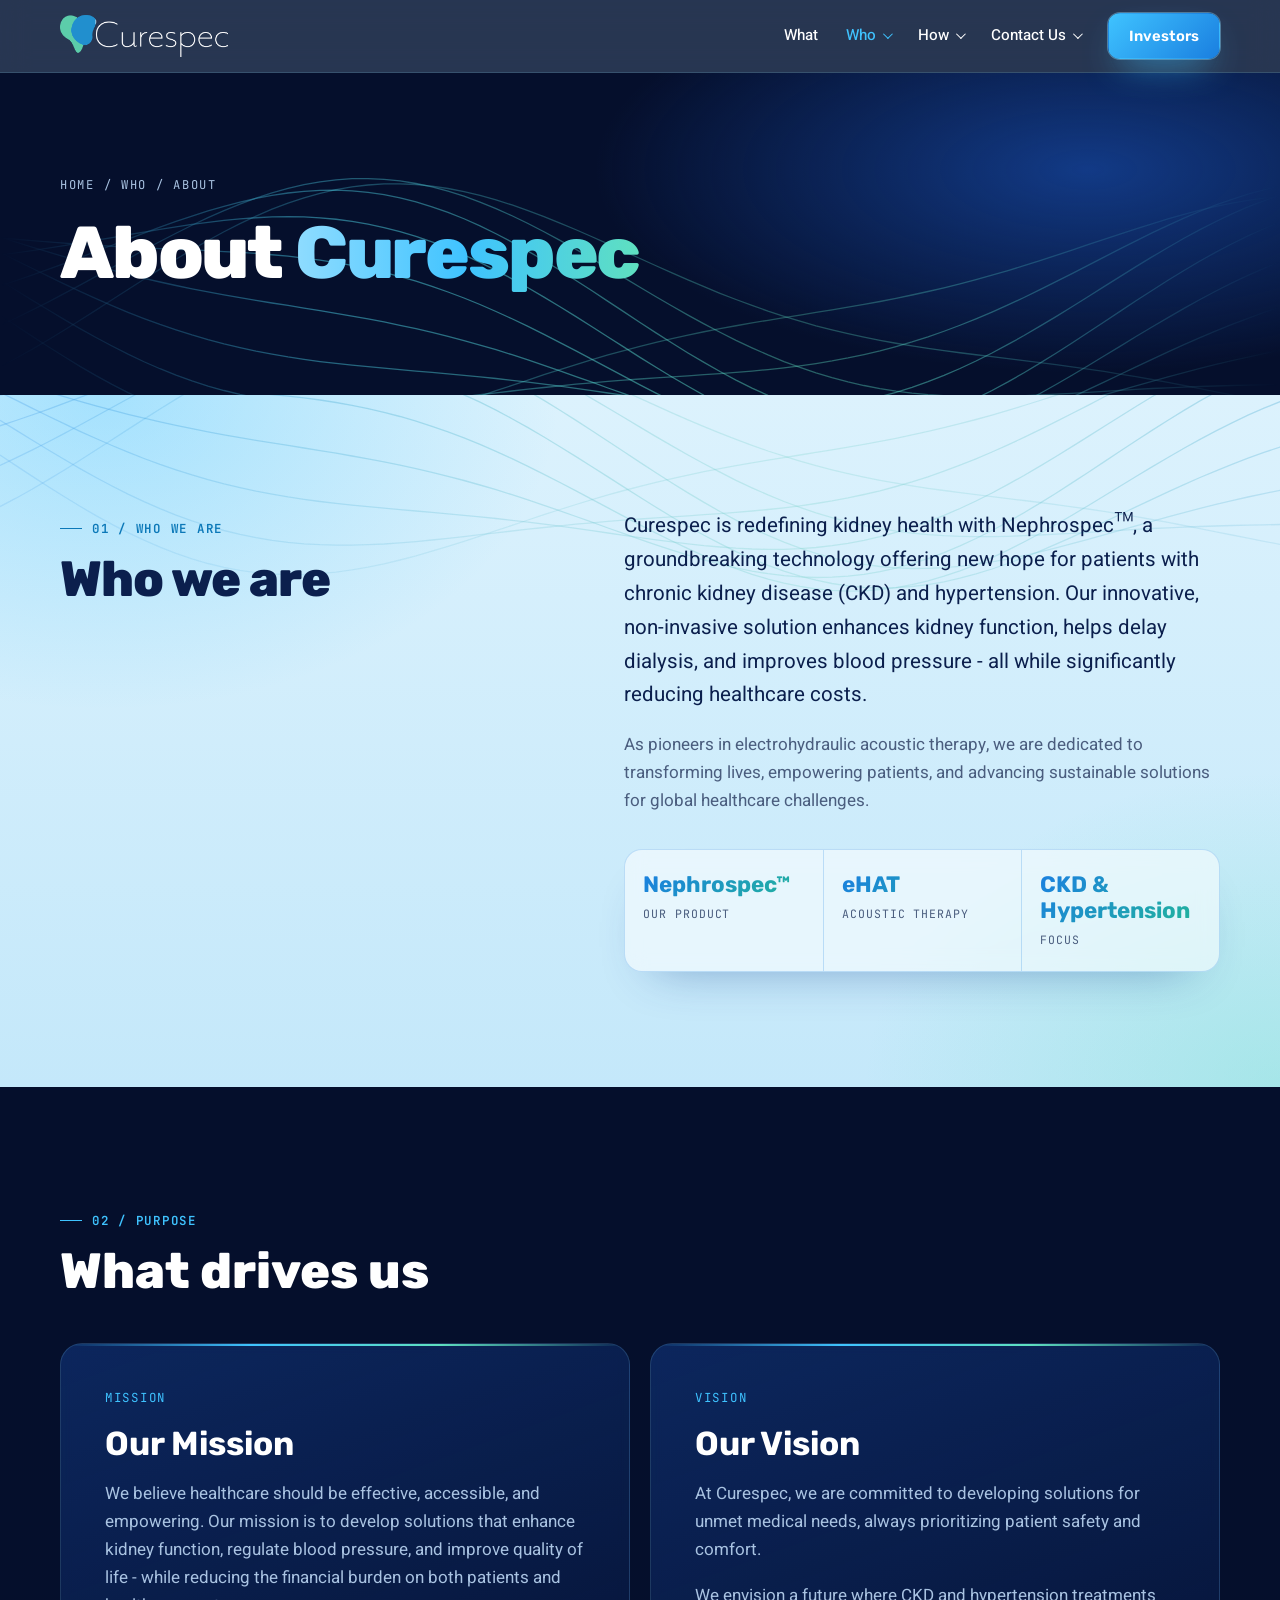
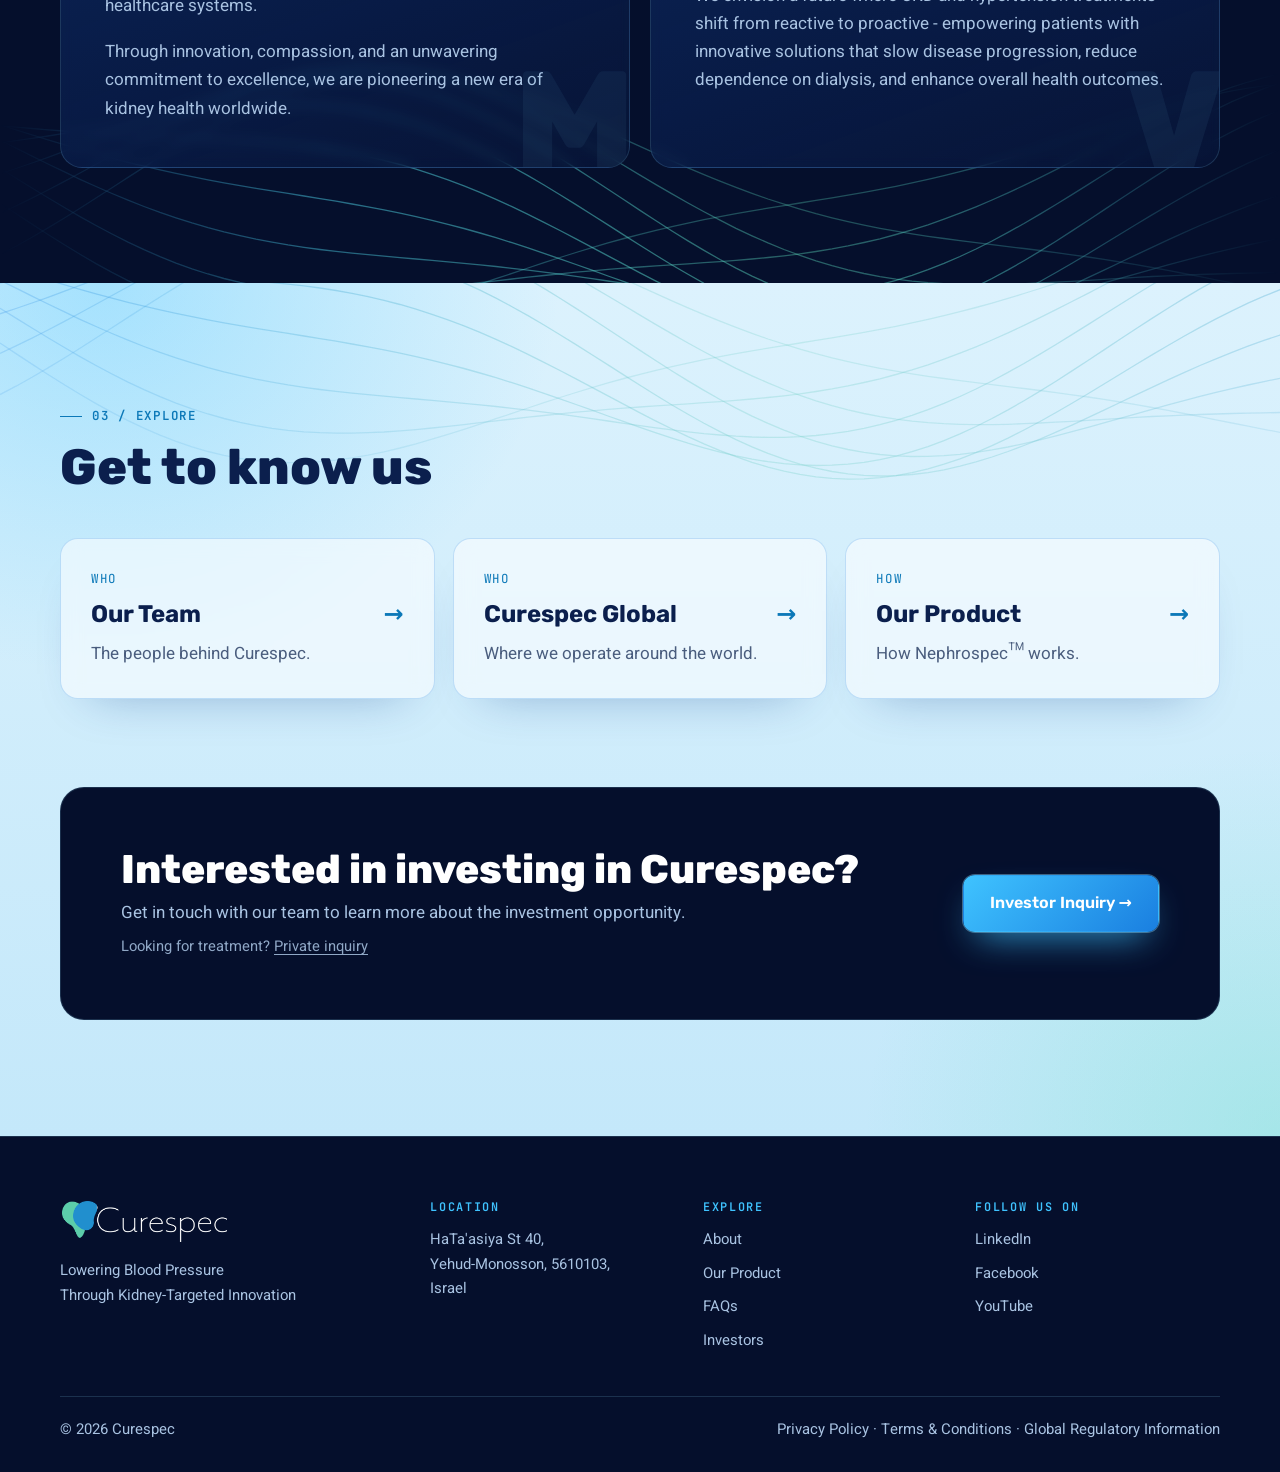
<file: about.html>
<!doctype html>
<html lang="en">
<head>
<meta charset="utf-8">
<meta name="viewport" content="width=device-width,initial-scale=1,viewport-fit=cover">
<title>About Curespec</title>
<meta name="description" content="Curespec is redefining kidney health with Nephrospec™, a non-invasive electro-Hydraulic Acoustic Therapy (eHAT) technology for chronic kidney disease and hypertension.">
<link rel="preconnect" href="https://fonts.googleapis.com"><link rel="preconnect" href="https://fonts.gstatic.com" crossorigin>
<link rel="stylesheet" href="https://fonts.googleapis.com/css2?family=Heebo:wght@400;500;600;700&family=Rubik:wght@500;600;700;800&family=JetBrains+Mono:wght@500;600&display=swap">
<style>
:root{--deep:#050f2c;--line-d:rgba(143,220,255,.16);--cyan:#3fc3ff;--glow:#8fdcff;--teal:#5fe0c0;--ground:#c4e8fa;--card:rgba(255,255,255,.55);--line:rgba(26,127,224,.22);--ink:#0b1f4d;--ink-2:#4a5d7e;--on-d:#fff;--on-d-2:#a9c3e2;--f-display:"Rubik",system-ui,sans-serif;--f-body:"Heebo",system-ui,sans-serif;--f-mono:"JetBrains Mono",ui-monospace,monospace;--r:18px;--max:1200px}
*{box-sizing:border-box}html{scroll-behavior:smooth}
body{margin:0;background:var(--ground);color:var(--ink);font-family:var(--f-body);font-size:17px;line-height:1.65;-webkit-font-smoothing:antialiased}
h1,h2,h3{font-family:var(--f-display);line-height:1.08;margin:0;text-wrap:balance}p{margin:0}a{color:inherit}img{max-width:100%;display:block}
:focus-visible{outline:2px solid var(--cyan);outline-offset:3px;border-radius:6px}
.wrap{max-width:var(--max);margin-inline:auto;padding-inline:max(20px,env(safe-area-inset-left,0px))}
section{padding-block:clamp(72px,9vw,120px)}
.tag{font-family:var(--f-mono);font-size:.78rem;font-weight:600;letter-spacing:.14em;text-transform:uppercase;color:var(--cyan);display:inline-flex;align-items:center;gap:10px}
.tag::before{content:"";width:22px;height:1px;background:currentColor}.light .tag{color:#0b78b8}
.dark{position:relative;background:var(--deep);color:var(--on-d);overflow:hidden}
.dark::before{content:"";position:absolute;inset:0;pointer-events:none;background-image:url("data:image/svg+xml,%3Csvg%20xmlns=%22http://www.w3.org/2000/svg%22%20width=%221600%22%20height=%22500%22%20viewBox=%220%200%201600%20500%22%3E%3Cdefs%3E%3ClinearGradient%20id=%22a%22%20x1=%220%22%20x2=%221%22%3E%3Cstop%20offset=%220%22%20stop-color=%22%233fc3ff%22/%3E%3Cstop%20offset=%22.5%22%20stop-color=%22%235fe0c0%22/%3E%3Cstop%20offset=%221%22%20stop-color=%22%233fc3ff%22/%3E%3C/linearGradient%3E%3C/defs%3E%3Cg%20fill=%22none%22%20stroke=%22url%28%23a%29%22%20stroke-width=%221.3%22%3E%3Cpath%20d=%22M0,250.0%20L16,260.6%20L32,271.1%20L48,281.5%20L64,291.5%20L80,301.3%20L96,310.6%20L112,319.4%20L128,327.6%20L144,335.2%20L160,342.2%20L176,348.4%20L192,353.8%20L208,358.5%20L224,362.3%20L240,365.4%20L256,367.6%20L272,369.0%20L288,369.7%20L304,369.5%20L320,368.7%20L336,367.1%20L352,364.9%20L368,362.1%20L384,358.8%20L400,355.0%20L416,350.8%20L432,346.2%20L448,341.4%20L464,336.3%20L480,331.1%20L496,325.7%20L512,320.4%20L528,315.0%20L544,309.7%20L560,304.5%20L576,299.5%20L592,294.6%20L608,289.9%20L624,285.5%20L640,281.3%20L656,277.3%20L672,273.6%20L688,270.1%20L704,266.7%20L720,263.6%20L736,260.7%20L752,257.9%20L768,255.2%20L784,252.6%20L800,250.0%20L816,247.4%20L832,244.8%20L848,242.1%20L864,239.3%20L880,236.4%20L896,233.3%20L912,229.9%20L928,226.4%20L944,222.7%20L960,218.7%20L976,214.5%20L992,210.1%20L1008,205.4%20L1024,200.5%20L1040,195.5%20L1056,190.3%20L1072,185.0%20L1088,179.6%20L1104,174.3%20L1120,168.9%20L1136,163.7%20L1152,158.6%20L1168,153.8%20L1184,149.2%20L1200,145.0%20L1216,141.2%20L1232,137.9%20L1248,135.1%20L1264,132.9%20L1280,131.3%20L1296,130.5%20L1312,130.3%20L1328,131.0%20L1344,132.4%20L1360,134.6%20L1376,137.7%20L1392,141.5%20L1408,146.2%20L1424,151.6%20L1440,157.8%20L1456,164.8%20L1472,172.4%20L1488,180.6%20L1504,189.4%20L1520,198.7%20L1536,208.5%20L1552,218.5%20L1568,228.9%20L1584,239.4%20L1600,250.0%22%20stroke-opacity=%220.31%22/%3E%3Cpath%20d=%22M0,215.2%20L16,225.1%20L32,235.0%20L48,244.7%20L64,254.3%20L80,263.6%20L96,272.5%20L112,281.0%20L128,289.1%20L144,296.7%20L160,303.7%20L176,310.1%20L192,315.8%20L208,321.0%20L224,325.5%20L240,329.4%20L256,332.7%20L272,335.3%20L288,337.3%20L304,338.8%20L320,339.7%20L336,340.2%20L352,340.1%20L368,339.7%20L384,339.0%20L400,337.9%20L416,336.6%20L432,335.0%20L448,333.4%20L464,331.6%20L480,329.7%20L496,327.9%20L512,326.0%20L528,324.2%20L544,322.5%20L560,320.8%20L576,319.2%20L592,317.8%20L608,316.4%20L624,315.2%20L640,314.0%20L656,312.9%20L672,311.8%20L688,310.8%20L704,309.7%20L720,308.6%20L736,307.4%20L752,306.0%20L768,304.5%20L784,302.8%20L800,300.8%20L816,298.5%20L832,295.9%20L848,292.9%20L864,289.5%20L880,285.8%20L896,281.5%20L912,276.9%20L928,271.8%20L944,266.2%20L960,260.2%20L976,253.8%20L992,247.0%20L1008,239.8%20L1024,232.4%20L1040,224.6%20L1056,216.6%20L1072,208.5%20L1088,200.3%20L1104,192.0%20L1120,183.8%20L1136,175.7%20L1152,167.8%20L1168,160.2%20L1184,153.0%20L1200,146.1%20L1216,139.8%20L1232,134.1%20L1248,129.0%20L1264,124.6%20L1280,120.9%20L1296,118.1%20L1312,116.1%20L1328,114.9%20L1344,114.7%20L1360,115.3%20L1376,116.9%20L1392,119.4%20L1408,122.7%20L1424,127.0%20L1440,132.0%20L1456,137.8%20L1472,144.4%20L1488,151.6%20L1504,159.5%20L1520,167.9%20L1536,176.8%20L1552,186.0%20L1568,195.5%20L1584,205.3%20L1600,215.2%22%20stroke-opacity=%220.39%22/%3E%3Cpath%20d=%22M0,187.3%20L16,195.2%20L32,203.1%20L48,211.0%20L64,218.7%20L80,226.3%20L96,233.5%20L112,240.5%20L128,247.2%20L144,253.5%20L160,259.4%20L176,264.8%20L192,269.9%20L208,274.6%20L224,278.8%20L240,282.6%20L256,286.1%20L272,289.1%20L288,291.9%20L304,294.3%20L320,296.5%20L336,298.4%20L352,300.1%20L368,301.7%20L384,303.2%20L400,304.6%20L416,306.0%20L432,307.4%20L448,308.8%20L464,310.3%20L480,311.8%20L496,313.5%20L512,315.3%20L528,317.1%20L544,319.1%20L560,321.2%20L576,323.4%20L592,325.7%20L608,328.0%20L624,330.3%20L640,332.6%20L656,334.8%20L672,336.9%20L688,338.8%20L704,340.6%20L720,342.0%20L736,343.2%20L752,344.0%20L768,344.4%20L784,344.3%20L800,343.6%20L816,342.5%20L832,340.7%20L848,338.4%20L864,335.3%20L880,331.7%20L896,327.3%20L912,322.3%20L928,316.7%20L944,310.4%20L960,303.5%20L976,296.0%20L992,288.0%20L1008,279.4%20L1024,270.5%20L1040,261.1%20L1056,251.5%20L1072,241.6%20L1088,231.6%20L1104,221.5%20L1120,211.5%20L1136,201.5%20L1152,191.8%20L1168,182.3%20L1184,173.1%20L1200,164.5%20L1216,156.3%20L1232,148.7%20L1248,141.8%20L1264,135.6%20L1280,130.2%20L1296,125.6%20L1312,121.9%20L1328,119.0%20L1344,117.0%20L1360,115.9%20L1376,115.7%20L1392,116.5%20L1408,118.0%20L1424,120.5%20L1440,123.7%20L1456,127.7%20L1472,132.3%20L1488,137.7%20L1504,143.6%20L1520,150.0%20L1536,156.9%20L1552,164.1%20L1568,171.6%20L1584,179.4%20L1600,187.3%22%20stroke-opacity=%220.45%22/%3E%3Cpath%20d=%22M0,172.0%20L16,176.9%20L32,181.9%20L48,186.8%20L64,191.6%20L80,196.3%20L96,200.8%20L112,205.1%20L128,209.3%20L144,213.2%20L160,216.9%20L176,220.4%20L192,223.7%20L208,226.8%20L224,229.8%20L240,232.6%20L256,235.3%20L272,237.9%20L288,240.4%20L304,243.0%20L320,245.6%20L336,248.2%20L352,251.0%20L368,253.9%20L384,256.9%20L400,260.2%20L416,263.6%20L432,267.3%20L448,271.3%20L464,275.5%20L480,280.0%20L496,284.7%20L512,289.7%20L528,294.9%20L544,300.3%20L560,305.8%20L576,311.5%20L592,317.2%20L608,323.0%20L624,328.7%20L640,334.4%20L656,339.9%20L672,345.2%20L688,350.2%20L704,354.8%20L720,359.1%20L736,362.8%20L752,366.1%20L768,368.7%20L784,370.6%20L800,371.9%20L816,372.5%20L832,372.2%20L848,371.2%20L864,369.3%20L880,366.6%20L896,363.1%20L912,358.7%20L928,353.6%20L944,347.6%20L960,340.9%20L976,333.5%20L992,325.5%20L1008,316.9%20L1024,307.7%20L1040,298.1%20L1056,288.2%20L1072,277.9%20L1088,267.5%20L1104,256.9%20L1120,246.3%20L1136,235.7%20L1152,225.4%20L1168,215.2%20L1184,205.4%20L1200,195.9%20L1216,187.0%20L1232,178.6%20L1248,170.7%20L1264,163.6%20L1280,157.1%20L1296,151.4%20L1312,146.4%20L1328,142.3%20L1344,138.9%20L1360,136.3%20L1376,134.6%20L1392,133.5%20L1408,133.3%20L1424,133.7%20L1440,134.9%20L1456,136.7%20L1472,139.0%20L1488,141.9%20L1504,145.3%20L1520,149.1%20L1536,153.2%20L1552,157.6%20L1568,162.3%20L1584,167.1%20L1600,172.0%22%20stroke-opacity=%220.49%22/%3E%3Cpath%20d=%22M0,172.7%20L16,174.1%20L32,175.5%20L48,176.8%20L64,178.0%20L80,179.1%20L96,180.2%20L112,181.1%20L128,181.9%20L144,182.7%20L160,183.4%20L176,184.1%20L192,184.8%20L208,185.5%20L224,186.4%20L240,187.3%20L256,188.3%20L272,189.6%20L288,191.1%20L304,192.9%20L320,195.0%20L336,197.5%20L352,200.3%20L368,203.6%20L384,207.3%20L400,211.5%20L416,216.1%20L432,221.3%20L448,226.9%20L464,232.9%20L480,239.4%20L496,246.4%20L512,253.7%20L528,261.3%20L544,269.3%20L560,277.5%20L576,285.9%20L592,294.4%20L608,302.9%20L624,311.4%20L640,319.8%20L656,328.1%20L672,336.0%20L688,343.7%20L704,350.9%20L720,357.6%20L736,363.7%20L752,369.3%20L768,374.1%20L784,378.2%20L800,381.4%20L816,383.9%20L832,385.4%20L848,386.1%20L864,385.9%20L880,384.7%20L896,382.7%20L912,379.7%20L928,375.9%20L944,371.2%20L960,365.8%20L976,359.6%20L992,352.7%20L1008,345.1%20L1024,337.0%20L1040,328.5%20L1056,319.5%20L1072,310.2%20L1088,300.7%20L1104,291.0%20L1120,281.3%20L1136,271.5%20L1152,261.9%20L1168,252.5%20L1184,243.3%20L1200,234.4%20L1216,225.9%20L1232,217.8%20L1248,210.2%20L1264,203.2%20L1280,196.7%20L1296,190.8%20L1312,185.5%20L1328,180.8%20L1344,176.8%20L1360,173.3%20L1376,170.4%20L1392,168.2%20L1408,166.4%20L1424,165.2%20L1440,164.4%20L1456,164.1%20L1472,164.1%20L1488,164.5%20L1504,165.2%20L1520,166.1%20L1536,167.2%20L1552,168.5%20L1568,169.9%20L1584,171.3%20L1600,172.7%22%20stroke-opacity=%220.5%22/%3E%3Cpath%20d=%22M0,189.8%20L16,187.7%20L32,185.4%20L48,183.0%20L64,180.4%20L80,177.8%20L96,175.1%20L112,172.4%20L128,169.6%20L144,166.9%20L160,164.2%20L176,161.7%20L192,159.3%20L208,157.2%20L224,155.3%20L240,153.7%20L256,152.6%20L272,151.8%20L288,151.6%20L304,151.8%20L320,152.7%20L336,154.1%20L352,156.2%20L368,159.0%20L384,162.4%20L400,166.5%20L416,171.3%20L432,176.8%20L448,183.0%20L464,189.8%20L480,197.2%20L496,205.2%20L512,213.7%20L528,222.6%20L544,232.0%20L560,241.7%20L576,251.6%20L592,261.7%20L608,271.9%20L624,282.1%20L640,292.3%20L656,302.2%20L672,312.0%20L688,321.3%20L704,330.3%20L720,338.7%20L736,346.6%20L752,353.8%20L768,360.4%20L784,366.1%20L800,371.1%20L816,375.2%20L832,378.5%20L848,380.9%20L864,382.4%20L880,383.0%20L896,382.7%20L912,381.5%20L928,379.6%20L944,376.8%20L960,373.2%20L976,368.9%20L992,364.0%20L1008,358.5%20L1024,352.5%20L1040,346.1%20L1056,339.2%20L1072,332.1%20L1088,324.7%20L1104,317.1%20L1120,309.5%20L1136,301.9%20L1152,294.3%20L1168,286.9%20L1184,279.6%20L1200,272.5%20L1216,265.8%20L1232,259.3%20L1248,253.2%20L1264,247.4%20L1280,242.0%20L1296,237.0%20L1312,232.4%20L1328,228.2%20L1344,224.4%20L1360,220.9%20L1376,217.7%20L1392,214.9%20L1408,212.4%20L1424,210.0%20L1440,207.9%20L1456,206.0%20L1472,204.2%20L1488,202.4%20L1504,200.8%20L1520,199.1%20L1536,197.4%20L1552,195.6%20L1568,193.8%20L1584,191.9%20L1600,189.8%22%20stroke-opacity=%220.49%22/%3E%3Cpath%20d=%22M0,220.8%20L16,215.5%20L32,210.0%20L48,204.3%20L64,198.4%20L80,192.4%20L96,186.3%20L112,180.1%20L128,174.0%20L144,167.9%20L160,162.0%20L176,156.3%20L192,150.9%20L208,145.8%20L224,141.1%20L240,136.9%20L256,133.3%20L272,130.2%20L288,127.8%20L304,126.1%20L320,125.2%20L336,125.0%20L352,125.7%20L368,127.2%20L384,129.5%20L400,132.7%20L416,136.7%20L432,141.6%20L448,147.2%20L464,153.6%20L480,160.8%20L496,168.6%20L512,177.0%20L528,186.0%20L544,195.4%20L560,205.2%20L576,215.4%20L592,225.7%20L608,236.3%20L624,246.8%20L640,257.4%20L656,267.8%20L672,278.0%20L688,287.9%20L704,297.4%20L720,306.5%20L736,315.1%20L752,323.1%20L768,330.4%20L784,337.1%20L800,343.1%20L816,348.3%20L832,352.8%20L848,356.5%20L864,359.4%20L880,361.5%20L896,362.8%20L912,363.5%20L928,363.4%20L944,362.7%20L960,361.3%20L976,359.4%20L992,356.9%20L1008,354.0%20L1024,350.6%20L1040,346.9%20L1056,342.9%20L1072,338.7%20L1088,334.4%20L1104,329.9%20L1120,325.3%20L1136,320.8%20L1152,316.3%20L1168,311.9%20L1184,307.6%20L1200,303.4%20L1216,299.4%20L1232,295.6%20L1248,292.0%20L1264,288.6%20L1280,285.3%20L1296,282.3%20L1312,279.4%20L1328,276.6%20L1344,274.0%20L1360,271.5%20L1376,269.0%20L1392,266.5%20L1408,264.0%20L1424,261.4%20L1440,258.8%20L1456,256.0%20L1472,253.1%20L1488,249.9%20L1504,246.6%20L1520,243.0%20L1536,239.1%20L1552,234.9%20L1568,230.5%20L1584,225.8%20L1600,220.8%22%20stroke-opacity=%220.45%22/%3E%3Cpath%20d=%22M0,260.4%20L16,252.9%20L32,245.1%20L48,237.0%20L64,228.6%20L80,220.0%20L96,211.3%20L112,202.5%20L128,193.7%20L144,184.9%20L160,176.4%20L176,168.1%20L192,160.1%20L208,152.5%20L224,145.4%20L240,138.9%20L256,132.9%20L272,127.7%20L288,123.2%20L304,119.5%20L320,116.6%20L336,114.6%20L352,113.5%20L368,113.4%20L384,114.1%20L400,115.7%20L416,118.3%20L432,121.7%20L448,126.0%20L464,131.0%20L480,136.9%20L496,143.4%20L512,150.6%20L528,158.3%20L544,166.6%20L560,175.3%20L576,184.3%20L592,193.6%20L608,203.0%20L624,212.5%20L640,222.1%20L656,231.6%20L672,240.9%20L688,250.0%20L704,258.8%20L720,267.2%20L736,275.3%20L752,282.8%20L768,289.9%20L784,296.5%20L800,302.4%20L816,307.8%20L832,312.6%20L848,316.9%20L864,320.5%20L880,323.6%20L896,326.1%20L912,328.1%20L928,329.6%20L944,330.7%20L960,331.3%20L976,331.6%20L992,331.6%20L1008,331.3%20L1024,330.7%20L1040,330.0%20L1056,329.2%20L1072,328.3%20L1088,327.3%20L1104,326.3%20L1120,325.3%20L1136,324.4%20L1152,323.5%20L1168,322.8%20L1184,322.1%20L1200,321.5%20L1216,321.0%20L1232,320.5%20L1248,320.2%20L1264,319.9%20L1280,319.5%20L1296,319.2%20L1312,318.8%20L1328,318.4%20L1344,317.8%20L1360,317.0%20L1376,316.0%20L1392,314.8%20L1408,313.2%20L1424,311.3%20L1440,309.0%20L1456,306.3%20L1472,303.2%20L1488,299.5%20L1504,295.4%20L1520,290.8%20L1536,285.7%20L1552,280.1%20L1568,274.0%20L1584,267.4%20L1600,260.4%22%20stroke-opacity=%220.39%22/%3E%3Cpath%20d=%22M0,301.6%20L16,293.2%20L32,284.3%20L48,274.9%20L64,265.2%20L80,255.2%20L96,245.0%20L112,234.7%20L128,224.4%20L144,214.1%20L160,204.0%20L176,194.1%20L192,184.5%20L208,175.3%20L224,166.6%20L240,158.4%20L256,150.9%20L272,144.0%20L288,137.9%20L304,132.6%20L320,128.1%20L336,124.4%20L352,121.6%20L368,119.8%20L384,118.7%20L400,118.6%20L416,119.3%20L432,120.9%20L448,123.3%20L464,126.4%20L480,130.2%20L496,134.7%20L512,139.8%20L528,145.4%20L544,151.4%20L560,157.9%20L576,164.6%20L592,171.6%20L608,178.8%20L624,186.1%20L640,193.4%20L656,200.6%20L672,207.8%20L688,214.8%20L704,221.6%20L720,228.2%20L736,234.4%20L752,240.4%20L768,246.0%20L784,251.2%20L800,256.1%20L816,260.7%20L832,264.8%20L848,268.6%20L864,272.1%20L880,275.3%20L896,278.2%20L912,280.9%20L928,283.3%20L944,285.5%20L960,287.7%20L976,289.7%20L992,291.6%20L1008,293.6%20L1024,295.5%20L1040,297.5%20L1056,299.6%20L1072,301.8%20L1088,304.0%20L1104,306.4%20L1120,309.0%20L1136,311.7%20L1152,314.5%20L1168,317.4%20L1184,320.5%20L1200,323.6%20L1216,326.8%20L1232,330.0%20L1248,333.2%20L1264,336.3%20L1280,339.3%20L1296,342.1%20L1312,344.6%20L1328,346.9%20L1344,348.9%20L1360,350.5%20L1376,351.6%20L1392,352.2%20L1408,352.3%20L1424,351.8%20L1440,350.7%20L1456,348.9%20L1472,346.4%20L1488,343.3%20L1504,339.4%20L1520,334.8%20L1536,329.5%20L1552,323.5%20L1568,316.8%20L1584,309.5%20L1600,301.6%22%20stroke-opacity=%220.31%22/%3E%3C/g%3E%3C/svg%3E");background-repeat:repeat-x;background-size:1600px 500px;background-position:0 calc(100% + 170px);animation:drift 70s linear infinite;mask-image:linear-gradient(90deg,transparent,#000 25%,#000 75%,transparent);-webkit-mask-image:linear-gradient(90deg,transparent,#000 25%,#000 75%,transparent)}
.cta::before{display:none}
@keyframes drift{to{background-position-x:1600px}}
.btn{display:inline-flex;align-items:center;gap:10px;font-family:var(--f-display);font-weight:600;font-size:1rem;border-radius:12px;padding:14px 26px;text-decoration:none;border:1px solid transparent;transition:transform .15s}
.btn:hover{transform:translateY(-2px)}
.btn-primary{background:linear-gradient(135deg,#3fc3ff,#1a7fe0);color:#fff;box-shadow:0 0 0 1px rgba(143,220,255,.4),0 16px 36px -14px rgba(63,195,255,.85)}
.logo{display:block;width:168px;flex:none}
.logo i{display:block;aspect-ratio:600/149;background:url("[data-uri]") center/contain no-repeat}
.top{position:sticky;top:0;z-index:20;background:rgba(5,15,44,.82);backdrop-filter:blur(14px);border-bottom:1px solid var(--line-d)}
.top .wrap{display:flex;align-items:center;gap:28px;min-height:72px}
.nav{display:flex;gap:28px;margin-inline-start:auto;align-items:center;font-weight:500;font-size:.95rem;color:var(--on-d)}
.nav>a,.dd>button{color:var(--on-d);text-decoration:none;font:inherit;background:none;border:0;cursor:pointer;padding:0;display:flex;gap:7px;align-items:center}
.dd>button[aria-current],.dd-menu a[aria-current]{color:var(--cyan)}
.dd{position:relative}
.dd>button::after{content:"";width:6px;height:6px;border-right:1.5px solid currentColor;border-bottom:1.5px solid currentColor;transform:rotate(45deg) translateY(-2px)}
.dd-menu{position:absolute;top:calc(100% + 14px);inset-inline-start:-16px;min-width:220px;background:#0b1c47;border:1px solid var(--line-d);border-radius:14px;padding:8px;display:none;box-shadow:0 24px 50px -20px rgba(0,0,0,.6)}
.dd-menu::before{content:"";position:absolute;inset:-16px 0 auto;height:16px}
.dd:hover .dd-menu,.dd:focus-within .dd-menu{display:grid}
.dd-menu a{padding:10px 12px;border-radius:8px;text-decoration:none;color:var(--on-d-2)}
.dd-menu a:hover{background:rgba(63,195,255,.1);color:#fff}
.top .btn{padding:10px 20px;font-size:.92rem}
.menu{display:none;margin-inline-start:auto}
.menu summary{list-style:none;cursor:pointer;color:#fff;font-family:var(--f-mono);font-size:.85rem;letter-spacing:.1em;padding:8px 14px;border:1px solid var(--line-d);border-radius:10px}
.menu summary::-webkit-details-marker{display:none}
.menu nav{position:fixed;inset-inline:0;top:72px;background:#07163b;border-bottom:1px solid var(--line-d);padding:10px 20px 22px;display:grid;max-height:calc(100vh - 72px);overflow:auto}
.menu nav b{font-family:var(--f-mono);font-size:.72rem;letter-spacing:.14em;color:var(--cyan);margin-top:16px}
.menu nav a{padding:11px 0;color:#fff;text-decoration:none;border-bottom:1px solid var(--line-d)}
@media (max-width:980px){.nav,.top .btn{display:none}.menu{display:block}}

/* inner page banner */
.page-hero{padding-block:clamp(64px,8vw,104px);background:radial-gradient(55% 90% at 85% 30%,#123a86 0%,transparent 70%),var(--deep)}
.page-hero .wrap{position:relative;display:grid;gap:18px}
.crumb{font-family:var(--f-mono);font-size:.76rem;letter-spacing:.14em;color:var(--on-d-2);text-transform:uppercase}
.crumb a{text-decoration:none}.crumb a:hover{color:#fff}
.page-hero h1{font-size:clamp(2.6rem,6vw,4.6rem);font-weight:800;letter-spacing:-.03em}
.page-hero h1 span{background:linear-gradient(90deg,#8fdcff,#3fc3ff 50%,#5fe0c0);-webkit-background-clip:text;background-clip:text;color:transparent}
.pulse{position:absolute;inset:0;pointer-events:none;overflow:hidden}
.pulse i{position:absolute;right:12%;top:50%;width:520px;height:520px;margin:-260px -260px 0 0;border-radius:50%;border:1px solid rgba(143,220,255,.4);transform:scale(.15);opacity:0;animation:ring 8s linear infinite}
.pulse i:nth-child(2){animation-delay:2.6s}.pulse i:nth-child(3){animation-delay:5.2s}
@keyframes ring{0%{transform:scale(.15);opacity:0}12%{opacity:.7}100%{transform:scale(1.6);opacity:0}}

/* light sections */
.light{position:relative;overflow:hidden;background:radial-gradient(55% 70% at 8% 0%,rgba(63,195,255,.35),transparent 65%),radial-gradient(50% 70% at 100% 100%,rgba(95,224,192,.3),transparent 65%),linear-gradient(180deg,#dcf2fd 0%,#c4e8fa 100%)}
.light::before{content:"";position:absolute;inset:0;pointer-events:none;background-image:url("data:image/svg+xml,%3Csvg%20xmlns=%22http://www.w3.org/2000/svg%22%20width=%221600%22%20height=%22500%22%20viewBox=%220%200%201600%20500%22%3E%3Cdefs%3E%3ClinearGradient%20id=%22a%22%20x1=%220%22%20x2=%221%22%3E%3Cstop%20offset=%220%22%20stop-color=%22%231a7fe0%22/%3E%3Cstop%20offset=%22.5%22%20stop-color=%22%2322b59a%22/%3E%3Cstop%20offset=%221%22%20stop-color=%22%231a7fe0%22/%3E%3C/linearGradient%3E%3C/defs%3E%3Cg%20fill=%22none%22%20stroke=%22url%28%23a%29%22%20stroke-width=%221.3%22%3E%3Cpath%20d=%22M0,250.0%20L16,260.6%20L32,271.1%20L48,281.5%20L64,291.5%20L80,301.3%20L96,310.6%20L112,319.4%20L128,327.6%20L144,335.2%20L160,342.2%20L176,348.4%20L192,353.8%20L208,358.5%20L224,362.3%20L240,365.4%20L256,367.6%20L272,369.0%20L288,369.7%20L304,369.5%20L320,368.7%20L336,367.1%20L352,364.9%20L368,362.1%20L384,358.8%20L400,355.0%20L416,350.8%20L432,346.2%20L448,341.4%20L464,336.3%20L480,331.1%20L496,325.7%20L512,320.4%20L528,315.0%20L544,309.7%20L560,304.5%20L576,299.5%20L592,294.6%20L608,289.9%20L624,285.5%20L640,281.3%20L656,277.3%20L672,273.6%20L688,270.1%20L704,266.7%20L720,263.6%20L736,260.7%20L752,257.9%20L768,255.2%20L784,252.6%20L800,250.0%20L816,247.4%20L832,244.8%20L848,242.1%20L864,239.3%20L880,236.4%20L896,233.3%20L912,229.9%20L928,226.4%20L944,222.7%20L960,218.7%20L976,214.5%20L992,210.1%20L1008,205.4%20L1024,200.5%20L1040,195.5%20L1056,190.3%20L1072,185.0%20L1088,179.6%20L1104,174.3%20L1120,168.9%20L1136,163.7%20L1152,158.6%20L1168,153.8%20L1184,149.2%20L1200,145.0%20L1216,141.2%20L1232,137.9%20L1248,135.1%20L1264,132.9%20L1280,131.3%20L1296,130.5%20L1312,130.3%20L1328,131.0%20L1344,132.4%20L1360,134.6%20L1376,137.7%20L1392,141.5%20L1408,146.2%20L1424,151.6%20L1440,157.8%20L1456,164.8%20L1472,172.4%20L1488,180.6%20L1504,189.4%20L1520,198.7%20L1536,208.5%20L1552,218.5%20L1568,228.9%20L1584,239.4%20L1600,250.0%22%20stroke-opacity=%220.22%22/%3E%3Cpath%20d=%22M0,215.2%20L16,225.1%20L32,235.0%20L48,244.7%20L64,254.3%20L80,263.6%20L96,272.5%20L112,281.0%20L128,289.1%20L144,296.7%20L160,303.7%20L176,310.1%20L192,315.8%20L208,321.0%20L224,325.5%20L240,329.4%20L256,332.7%20L272,335.3%20L288,337.3%20L304,338.8%20L320,339.7%20L336,340.2%20L352,340.1%20L368,339.7%20L384,339.0%20L400,337.9%20L416,336.6%20L432,335.0%20L448,333.4%20L464,331.6%20L480,329.7%20L496,327.9%20L512,326.0%20L528,324.2%20L544,322.5%20L560,320.8%20L576,319.2%20L592,317.8%20L608,316.4%20L624,315.2%20L640,314.0%20L656,312.9%20L672,311.8%20L688,310.8%20L704,309.7%20L720,308.6%20L736,307.4%20L752,306.0%20L768,304.5%20L784,302.8%20L800,300.8%20L816,298.5%20L832,295.9%20L848,292.9%20L864,289.5%20L880,285.8%20L896,281.5%20L912,276.9%20L928,271.8%20L944,266.2%20L960,260.2%20L976,253.8%20L992,247.0%20L1008,239.8%20L1024,232.4%20L1040,224.6%20L1056,216.6%20L1072,208.5%20L1088,200.3%20L1104,192.0%20L1120,183.8%20L1136,175.7%20L1152,167.8%20L1168,160.2%20L1184,153.0%20L1200,146.1%20L1216,139.8%20L1232,134.1%20L1248,129.0%20L1264,124.6%20L1280,120.9%20L1296,118.1%20L1312,116.1%20L1328,114.9%20L1344,114.7%20L1360,115.3%20L1376,116.9%20L1392,119.4%20L1408,122.7%20L1424,127.0%20L1440,132.0%20L1456,137.8%20L1472,144.4%20L1488,151.6%20L1504,159.5%20L1520,167.9%20L1536,176.8%20L1552,186.0%20L1568,195.5%20L1584,205.3%20L1600,215.2%22%20stroke-opacity=%220.27%22/%3E%3Cpath%20d=%22M0,187.3%20L16,195.2%20L32,203.1%20L48,211.0%20L64,218.7%20L80,226.3%20L96,233.5%20L112,240.5%20L128,247.2%20L144,253.5%20L160,259.4%20L176,264.8%20L192,269.9%20L208,274.6%20L224,278.8%20L240,282.6%20L256,286.1%20L272,289.1%20L288,291.9%20L304,294.3%20L320,296.5%20L336,298.4%20L352,300.1%20L368,301.7%20L384,303.2%20L400,304.6%20L416,306.0%20L432,307.4%20L448,308.8%20L464,310.3%20L480,311.8%20L496,313.5%20L512,315.3%20L528,317.1%20L544,319.1%20L560,321.2%20L576,323.4%20L592,325.7%20L608,328.0%20L624,330.3%20L640,332.6%20L656,334.8%20L672,336.9%20L688,338.8%20L704,340.6%20L720,342.0%20L736,343.2%20L752,344.0%20L768,344.4%20L784,344.3%20L800,343.6%20L816,342.5%20L832,340.7%20L848,338.4%20L864,335.3%20L880,331.7%20L896,327.3%20L912,322.3%20L928,316.7%20L944,310.4%20L960,303.5%20L976,296.0%20L992,288.0%20L1008,279.4%20L1024,270.5%20L1040,261.1%20L1056,251.5%20L1072,241.6%20L1088,231.6%20L1104,221.5%20L1120,211.5%20L1136,201.5%20L1152,191.8%20L1168,182.3%20L1184,173.1%20L1200,164.5%20L1216,156.3%20L1232,148.7%20L1248,141.8%20L1264,135.6%20L1280,130.2%20L1296,125.6%20L1312,121.9%20L1328,119.0%20L1344,117.0%20L1360,115.9%20L1376,115.7%20L1392,116.5%20L1408,118.0%20L1424,120.5%20L1440,123.7%20L1456,127.7%20L1472,132.3%20L1488,137.7%20L1504,143.6%20L1520,150.0%20L1536,156.9%20L1552,164.1%20L1568,171.6%20L1584,179.4%20L1600,187.3%22%20stroke-opacity=%220.31%22/%3E%3Cpath%20d=%22M0,172.0%20L16,176.9%20L32,181.9%20L48,186.8%20L64,191.6%20L80,196.3%20L96,200.8%20L112,205.1%20L128,209.3%20L144,213.2%20L160,216.9%20L176,220.4%20L192,223.7%20L208,226.8%20L224,229.8%20L240,232.6%20L256,235.3%20L272,237.9%20L288,240.4%20L304,243.0%20L320,245.6%20L336,248.2%20L352,251.0%20L368,253.9%20L384,256.9%20L400,260.2%20L416,263.6%20L432,267.3%20L448,271.3%20L464,275.5%20L480,280.0%20L496,284.7%20L512,289.7%20L528,294.9%20L544,300.3%20L560,305.8%20L576,311.5%20L592,317.2%20L608,323.0%20L624,328.7%20L640,334.4%20L656,339.9%20L672,345.2%20L688,350.2%20L704,354.8%20L720,359.1%20L736,362.8%20L752,366.1%20L768,368.7%20L784,370.6%20L800,371.9%20L816,372.5%20L832,372.2%20L848,371.2%20L864,369.3%20L880,366.6%20L896,363.1%20L912,358.7%20L928,353.6%20L944,347.6%20L960,340.9%20L976,333.5%20L992,325.5%20L1008,316.9%20L1024,307.7%20L1040,298.1%20L1056,288.2%20L1072,277.9%20L1088,267.5%20L1104,256.9%20L1120,246.3%20L1136,235.7%20L1152,225.4%20L1168,215.2%20L1184,205.4%20L1200,195.9%20L1216,187.0%20L1232,178.6%20L1248,170.7%20L1264,163.6%20L1280,157.1%20L1296,151.4%20L1312,146.4%20L1328,142.3%20L1344,138.9%20L1360,136.3%20L1376,134.6%20L1392,133.5%20L1408,133.3%20L1424,133.7%20L1440,134.9%20L1456,136.7%20L1472,139.0%20L1488,141.9%20L1504,145.3%20L1520,149.1%20L1536,153.2%20L1552,157.6%20L1568,162.3%20L1584,167.1%20L1600,172.0%22%20stroke-opacity=%220.34%22/%3E%3Cpath%20d=%22M0,172.7%20L16,174.1%20L32,175.5%20L48,176.8%20L64,178.0%20L80,179.1%20L96,180.2%20L112,181.1%20L128,181.9%20L144,182.7%20L160,183.4%20L176,184.1%20L192,184.8%20L208,185.5%20L224,186.4%20L240,187.3%20L256,188.3%20L272,189.6%20L288,191.1%20L304,192.9%20L320,195.0%20L336,197.5%20L352,200.3%20L368,203.6%20L384,207.3%20L400,211.5%20L416,216.1%20L432,221.3%20L448,226.9%20L464,232.9%20L480,239.4%20L496,246.4%20L512,253.7%20L528,261.3%20L544,269.3%20L560,277.5%20L576,285.9%20L592,294.4%20L608,302.9%20L624,311.4%20L640,319.8%20L656,328.1%20L672,336.0%20L688,343.7%20L704,350.9%20L720,357.6%20L736,363.7%20L752,369.3%20L768,374.1%20L784,378.2%20L800,381.4%20L816,383.9%20L832,385.4%20L848,386.1%20L864,385.9%20L880,384.7%20L896,382.7%20L912,379.7%20L928,375.9%20L944,371.2%20L960,365.8%20L976,359.6%20L992,352.7%20L1008,345.1%20L1024,337.0%20L1040,328.5%20L1056,319.5%20L1072,310.2%20L1088,300.7%20L1104,291.0%20L1120,281.3%20L1136,271.5%20L1152,261.9%20L1168,252.5%20L1184,243.3%20L1200,234.4%20L1216,225.9%20L1232,217.8%20L1248,210.2%20L1264,203.2%20L1280,196.7%20L1296,190.8%20L1312,185.5%20L1328,180.8%20L1344,176.8%20L1360,173.3%20L1376,170.4%20L1392,168.2%20L1408,166.4%20L1424,165.2%20L1440,164.4%20L1456,164.1%20L1472,164.1%20L1488,164.5%20L1504,165.2%20L1520,166.1%20L1536,167.2%20L1552,168.5%20L1568,169.9%20L1584,171.3%20L1600,172.7%22%20stroke-opacity=%220.35%22/%3E%3Cpath%20d=%22M0,189.8%20L16,187.7%20L32,185.4%20L48,183.0%20L64,180.4%20L80,177.8%20L96,175.1%20L112,172.4%20L128,169.6%20L144,166.9%20L160,164.2%20L176,161.7%20L192,159.3%20L208,157.2%20L224,155.3%20L240,153.7%20L256,152.6%20L272,151.8%20L288,151.6%20L304,151.8%20L320,152.7%20L336,154.1%20L352,156.2%20L368,159.0%20L384,162.4%20L400,166.5%20L416,171.3%20L432,176.8%20L448,183.0%20L464,189.8%20L480,197.2%20L496,205.2%20L512,213.7%20L528,222.6%20L544,232.0%20L560,241.7%20L576,251.6%20L592,261.7%20L608,271.9%20L624,282.1%20L640,292.3%20L656,302.2%20L672,312.0%20L688,321.3%20L704,330.3%20L720,338.7%20L736,346.6%20L752,353.8%20L768,360.4%20L784,366.1%20L800,371.1%20L816,375.2%20L832,378.5%20L848,380.9%20L864,382.4%20L880,383.0%20L896,382.7%20L912,381.5%20L928,379.6%20L944,376.8%20L960,373.2%20L976,368.9%20L992,364.0%20L1008,358.5%20L1024,352.5%20L1040,346.1%20L1056,339.2%20L1072,332.1%20L1088,324.7%20L1104,317.1%20L1120,309.5%20L1136,301.9%20L1152,294.3%20L1168,286.9%20L1184,279.6%20L1200,272.5%20L1216,265.8%20L1232,259.3%20L1248,253.2%20L1264,247.4%20L1280,242.0%20L1296,237.0%20L1312,232.4%20L1328,228.2%20L1344,224.4%20L1360,220.9%20L1376,217.7%20L1392,214.9%20L1408,212.4%20L1424,210.0%20L1440,207.9%20L1456,206.0%20L1472,204.2%20L1488,202.4%20L1504,200.8%20L1520,199.1%20L1536,197.4%20L1552,195.6%20L1568,193.8%20L1584,191.9%20L1600,189.8%22%20stroke-opacity=%220.34%22/%3E%3Cpath%20d=%22M0,220.8%20L16,215.5%20L32,210.0%20L48,204.3%20L64,198.4%20L80,192.4%20L96,186.3%20L112,180.1%20L128,174.0%20L144,167.9%20L160,162.0%20L176,156.3%20L192,150.9%20L208,145.8%20L224,141.1%20L240,136.9%20L256,133.3%20L272,130.2%20L288,127.8%20L304,126.1%20L320,125.2%20L336,125.0%20L352,125.7%20L368,127.2%20L384,129.5%20L400,132.7%20L416,136.7%20L432,141.6%20L448,147.2%20L464,153.6%20L480,160.8%20L496,168.6%20L512,177.0%20L528,186.0%20L544,195.4%20L560,205.2%20L576,215.4%20L592,225.7%20L608,236.3%20L624,246.8%20L640,257.4%20L656,267.8%20L672,278.0%20L688,287.9%20L704,297.4%20L720,306.5%20L736,315.1%20L752,323.1%20L768,330.4%20L784,337.1%20L800,343.1%20L816,348.3%20L832,352.8%20L848,356.5%20L864,359.4%20L880,361.5%20L896,362.8%20L912,363.5%20L928,363.4%20L944,362.7%20L960,361.3%20L976,359.4%20L992,356.9%20L1008,354.0%20L1024,350.6%20L1040,346.9%20L1056,342.9%20L1072,338.7%20L1088,334.4%20L1104,329.9%20L1120,325.3%20L1136,320.8%20L1152,316.3%20L1168,311.9%20L1184,307.6%20L1200,303.4%20L1216,299.4%20L1232,295.6%20L1248,292.0%20L1264,288.6%20L1280,285.3%20L1296,282.3%20L1312,279.4%20L1328,276.6%20L1344,274.0%20L1360,271.5%20L1376,269.0%20L1392,266.5%20L1408,264.0%20L1424,261.4%20L1440,258.8%20L1456,256.0%20L1472,253.1%20L1488,249.9%20L1504,246.6%20L1520,243.0%20L1536,239.1%20L1552,234.9%20L1568,230.5%20L1584,225.8%20L1600,220.8%22%20stroke-opacity=%220.31%22/%3E%3Cpath%20d=%22M0,260.4%20L16,252.9%20L32,245.1%20L48,237.0%20L64,228.6%20L80,220.0%20L96,211.3%20L112,202.5%20L128,193.7%20L144,184.9%20L160,176.4%20L176,168.1%20L192,160.1%20L208,152.5%20L224,145.4%20L240,138.9%20L256,132.9%20L272,127.7%20L288,123.2%20L304,119.5%20L320,116.6%20L336,114.6%20L352,113.5%20L368,113.4%20L384,114.1%20L400,115.7%20L416,118.3%20L432,121.7%20L448,126.0%20L464,131.0%20L480,136.9%20L496,143.4%20L512,150.6%20L528,158.3%20L544,166.6%20L560,175.3%20L576,184.3%20L592,193.6%20L608,203.0%20L624,212.5%20L640,222.1%20L656,231.6%20L672,240.9%20L688,250.0%20L704,258.8%20L720,267.2%20L736,275.3%20L752,282.8%20L768,289.9%20L784,296.5%20L800,302.4%20L816,307.8%20L832,312.6%20L848,316.9%20L864,320.5%20L880,323.6%20L896,326.1%20L912,328.1%20L928,329.6%20L944,330.7%20L960,331.3%20L976,331.6%20L992,331.6%20L1008,331.3%20L1024,330.7%20L1040,330.0%20L1056,329.2%20L1072,328.3%20L1088,327.3%20L1104,326.3%20L1120,325.3%20L1136,324.4%20L1152,323.5%20L1168,322.8%20L1184,322.1%20L1200,321.5%20L1216,321.0%20L1232,320.5%20L1248,320.2%20L1264,319.9%20L1280,319.5%20L1296,319.2%20L1312,318.8%20L1328,318.4%20L1344,317.8%20L1360,317.0%20L1376,316.0%20L1392,314.8%20L1408,313.2%20L1424,311.3%20L1440,309.0%20L1456,306.3%20L1472,303.2%20L1488,299.5%20L1504,295.4%20L1520,290.8%20L1536,285.7%20L1552,280.1%20L1568,274.0%20L1584,267.4%20L1600,260.4%22%20stroke-opacity=%220.27%22/%3E%3Cpath%20d=%22M0,301.6%20L16,293.2%20L32,284.3%20L48,274.9%20L64,265.2%20L80,255.2%20L96,245.0%20L112,234.7%20L128,224.4%20L144,214.1%20L160,204.0%20L176,194.1%20L192,184.5%20L208,175.3%20L224,166.6%20L240,158.4%20L256,150.9%20L272,144.0%20L288,137.9%20L304,132.6%20L320,128.1%20L336,124.4%20L352,121.6%20L368,119.8%20L384,118.7%20L400,118.6%20L416,119.3%20L432,120.9%20L448,123.3%20L464,126.4%20L480,130.2%20L496,134.7%20L512,139.8%20L528,145.4%20L544,151.4%20L560,157.9%20L576,164.6%20L592,171.6%20L608,178.8%20L624,186.1%20L640,193.4%20L656,200.6%20L672,207.8%20L688,214.8%20L704,221.6%20L720,228.2%20L736,234.4%20L752,240.4%20L768,246.0%20L784,251.2%20L800,256.1%20L816,260.7%20L832,264.8%20L848,268.6%20L864,272.1%20L880,275.3%20L896,278.2%20L912,280.9%20L928,283.3%20L944,285.5%20L960,287.7%20L976,289.7%20L992,291.6%20L1008,293.6%20L1024,295.5%20L1040,297.5%20L1056,299.6%20L1072,301.8%20L1088,304.0%20L1104,306.4%20L1120,309.0%20L1136,311.7%20L1152,314.5%20L1168,317.4%20L1184,320.5%20L1200,323.6%20L1216,326.8%20L1232,330.0%20L1248,333.2%20L1264,336.3%20L1280,339.3%20L1296,342.1%20L1312,344.6%20L1328,346.9%20L1344,348.9%20L1360,350.5%20L1376,351.6%20L1392,352.2%20L1408,352.3%20L1424,351.8%20L1440,350.7%20L1456,348.9%20L1472,346.4%20L1488,343.3%20L1504,339.4%20L1520,334.8%20L1536,329.5%20L1552,323.5%20L1568,316.8%20L1584,309.5%20L1600,301.6%22%20stroke-opacity=%220.22%22/%3E%3C/g%3E%3C/svg%3E");background-repeat:repeat-x;background-size:1600px 500px;background-position:0 -190px;opacity:.75;animation:drift 90s linear infinite reverse;mask-image:linear-gradient(180deg,#000,transparent 70%);-webkit-mask-image:linear-gradient(180deg,#000,transparent 70%)}
.light>.wrap{position:relative}
.split{display:grid;grid-template-columns:.9fr 1.1fr;gap:clamp(32px,6vw,80px);align-items:start}
.split h2{font-size:clamp(2rem,4vw,3.1rem);font-weight:800;letter-spacing:-.02em;margin-top:14px}
.split .lead{font-size:clamp(1.1rem,1.6vw,1.3rem);color:var(--ink)}
.split .body{display:grid;gap:18px;color:var(--ink-2)}
.facts{display:grid;grid-template-columns:repeat(3,1fr);margin-top:16px;border:1px solid var(--line);border-radius:var(--r);background:var(--card);backdrop-filter:blur(10px);overflow:hidden;box-shadow:0 24px 50px -30px rgba(11,60,140,.45)}
.facts div{padding:22px 18px;display:grid;gap:6px;align-content:start}
.facts div+div{border-inline-start:1px solid var(--line)}
.facts b{font-family:var(--f-display);font-size:clamp(1.15rem,2vw,1.4rem);font-weight:700;line-height:1.15;background:linear-gradient(135deg,#1a7fe0,#22b59a);-webkit-background-clip:text;background-clip:text;color:transparent}
.facts span{font-family:var(--f-mono);font-size:.72rem;letter-spacing:.08em;color:var(--ink-2);text-transform:uppercase}
@media (max-width:860px){.split{grid-template-columns:1fr}}
@media (max-width:560px){.facts{grid-template-columns:1fr}.facts div+div{border-inline-start:0;border-top:1px solid var(--line)}}

/* mission & vision */
.mv .head{max-width:720px;margin-bottom:44px}
.mv .head h2{font-size:clamp(2rem,4vw,3.1rem);font-weight:800;margin-top:14px}
.mv-grid{position:relative;display:grid;grid-template-columns:1fr 1fr;gap:20px}
.mv-card{position:relative;display:grid;gap:18px;align-content:start;padding:clamp(28px,4vw,44px);border-radius:22px;border:1px solid var(--line-d);background:linear-gradient(160deg,rgba(18,58,134,.55),rgba(10,28,72,.35));backdrop-filter:blur(6px);overflow:hidden}
.mv-card::after{content:"";position:absolute;inset:0 0 auto;height:2px;background:linear-gradient(90deg,transparent,#3fc3ff,#5fe0c0,transparent)}
.mv-card .num{font-family:var(--f-mono);font-size:.78rem;letter-spacing:.14em;color:var(--cyan)}
.mv-card h3{font-size:clamp(1.6rem,2.6vw,2.1rem);font-weight:700}
.mv-card p{color:var(--on-d-2)}
.mv-card .big{position:absolute;right:-6px;bottom:-28px;font-family:var(--f-display);font-weight:800;font-size:9rem;line-height:1;color:rgba(143,220,255,.06);pointer-events:none}
@media (max-width:860px){.mv-grid{grid-template-columns:1fr}}

/* explore cards */
.head{max-width:720px;margin-bottom:44px}
.head h2{font-size:clamp(2rem,4vw,3.1rem);font-weight:800;margin-top:14px}
.cards{display:grid;grid-template-columns:repeat(3,1fr);gap:18px}
.card{position:relative;display:grid;gap:12px;align-content:start;background:var(--card);backdrop-filter:blur(10px);box-shadow:0 24px 50px -32px rgba(11,60,140,.4);border:1px solid var(--line);border-radius:var(--r);padding:30px;text-decoration:none;color:var(--ink);transition:transform .18s,border-color .18s,box-shadow .18s}
.card:hover{transform:translateY(-4px);border-color:#1a7fe0;background:rgba(255,255,255,.75);box-shadow:0 30px 50px -32px rgba(26,127,224,.6)}
.card .num{font-family:var(--f-mono);font-size:.78rem;letter-spacing:.14em;color:#0b78b8}
.card h3{font-size:1.5rem;font-weight:700;display:flex;justify-content:space-between;gap:12px}
.card h3::after{content:"→";color:#0b78b8}
.card p{color:var(--ink-2)}
@media (max-width:860px){.cards{grid-template-columns:1fr}}
.cta{position:relative;display:flex;flex-wrap:wrap;gap:24px;align-items:center;justify-content:space-between;border-radius:24px;padding:clamp(32px,6vw,60px);border:1px solid var(--line-d)}
.cta h2{font-size:clamp(1.7rem,3.4vw,2.5rem);font-weight:800}.cta p{color:var(--on-d-2);margin-top:8px}

.foot{background:var(--deep);color:var(--on-d-2);padding-block:64px 30px;font-size:.93rem;border-top:1px solid var(--line-d)}
.foot-top{display:grid;grid-template-columns:1.4fr 1fr 1fr 1fr;gap:28px}
.foot h3{font-family:var(--f-mono);font-size:.74rem;font-weight:600;letter-spacing:.14em;text-transform:uppercase;color:var(--cyan);margin-bottom:14px}
.foot ul{list-style:none;padding:0;margin:0;display:grid;gap:9px}
.foot a{color:var(--on-d-2);text-decoration:none}.foot a:hover{color:#fff}
.foot-bottom{margin-top:44px;border-top:1px solid var(--line-d);padding-top:20px;display:flex;flex-wrap:wrap;gap:16px;justify-content:space-between}
@media (max-width:860px){.foot-top{grid-template-columns:1fr 1fr}}
@media (max-width:520px){.foot-top{grid-template-columns:1fr}}
.preview{background:#fff3c4;color:#5b4500;font-size:.85rem;text-align:center;padding:8px 16px}
@media (prefers-reduced-motion:reduce){*{animation:none!important;transition:none!important}}
.cta-alt{font-size:.92rem;margin-top:10px;opacity:.85}.cta-alt a{text-decoration:underline;text-underline-offset:3px}
</style>
</head>
<body>

<header class="top"><div class="wrap">
  <a class="logo" href="index.html" aria-label="Curespec home"><i></i></a>
  <nav class="nav" aria-label="Main">
    <a href="index.html">What</a>
    <div class="dd"><button type="button" aria-haspopup="true" aria-current="true">Who</button><div class="dd-menu"><a href="about.html" aria-current="page">About</a><a href="team.html">Our Team</a><a href="global.html">Curespec Global</a></div></div>
    <div class="dd"><button type="button" aria-haspopup="true">How</button><div class="dd-menu"><a href="technology.html">Our Product</a><a href="faqs.html">FAQs</a></div></div>
    <div class="dd"><button type="button" aria-haspopup="true">Contact Us</button><div class="dd-menu"><a href="investors.html">Investors</a><a href="private-inquiry.html">Private Inquiry</a><a href="contact.html">Do you have a question?</a></div></div>
  </nav>
  <a class="btn btn-primary" href="investors.html">Investors</a>
  <details class="menu"><summary>MENU</summary><nav aria-label="Mobile">
    <a href="index.html">What</a>
    <b>WHO</b><a href="about.html">About</a><a href="team.html">Our Team</a><a href="global.html">Curespec Global</a>
    <b>HOW</b><a href="technology.html">Our Product</a><a href="faqs.html">FAQs</a>
    <b>CONTACT US</b><a href="investors.html">Investors</a><a href="private-inquiry.html">Private Inquiry</a><a href="contact.html">Do you have a question?</a>
  </nav></details>
</div></header>

<main>
<section class="page-hero dark">
  <div class="pulse" aria-hidden="true"><i></i><i></i><i></i></div>
  <div class="wrap">
    <span class="crumb"><a href="index.html">Home</a> / Who / About</span>
    <h1>About <span>Curespec</span></h1>
  </div>
</section>

<section class="light"><div class="wrap split">
  <div><span class="tag">01 / Who we are</span><h2>Who we are</h2></div>
  <div class="body">
    <p class="lead">Curespec is redefining kidney health with Nephrospec™, a groundbreaking technology offering new hope for patients with chronic kidney disease (CKD) and hypertension. Our innovative, non-invasive solution enhances kidney function, helps delay dialysis, and improves blood pressure - all while significantly reducing healthcare costs.</p>
    <p>As pioneers in electrohydraulic acoustic therapy, we are dedicated to transforming lives, empowering patients, and advancing sustainable solutions for global healthcare challenges.</p>
    <div class="facts">
      <div><b>Nephrospec™</b><span>Our product</span></div>
      <div><b>eHAT</b><span>Acoustic therapy</span></div>
      <div><b>CKD &amp; Hypertension</b><span>Focus</span></div>
    </div>
  </div>
</div></section>

<section class="mv dark"><div class="wrap">
  <div class="head"><span class="tag">02 / Purpose</span><h2>What drives us</h2></div>
  <div class="mv-grid">
    <article class="mv-card"><span class="num">MISSION</span><h3>Our Mission</h3>
      <p>We believe healthcare should be effective, accessible, and empowering. Our mission is to develop solutions that enhance kidney function, regulate blood pressure, and improve quality of life - while reducing the financial burden on both patients and healthcare systems.</p>
      <p>Through innovation, compassion, and an unwavering commitment to excellence, we are pioneering a new era of kidney health worldwide.</p>
      <span class="big" aria-hidden="true">M</span></article>
    <article class="mv-card"><span class="num">VISION</span><h3>Our Vision</h3>
      <p>At Curespec, we are committed to developing solutions for unmet medical needs, always prioritizing patient safety and comfort.</p>
      <p>We envision a future where CKD and hypertension treatments shift from reactive to proactive - empowering patients with innovative solutions that slow disease progression, reduce dependence on dialysis, and enhance overall health outcomes.</p>
      <span class="big" aria-hidden="true">V</span></article>
  </div>
</div></section>

<section class="light"><div class="wrap">
  <div class="head"><span class="tag">03 / Explore</span><h2>Get to know us</h2></div>
  <div class="cards">
    <a class="card" href="team.html"><span class="num">WHO</span><h3>Our Team</h3><p>The people behind Curespec.</p></a>
    <a class="card" href="global.html"><span class="num">WHO</span><h3>Curespec Global</h3><p>Where we operate around the world.</p></a>
    <a class="card" href="technology.html"><span class="num">HOW</span><h3>Our Product</h3><p>How Nephrospec™ works.</p></a>
  </div>
  <div class="cta dark" style="margin-top:clamp(56px,7vw,88px)"><div><h2>Interested in investing in Curespec?</h2><p>Get in touch with our team to learn more about the investment opportunity.</p><p class="cta-alt">Looking for treatment? <a href="private-inquiry.html">Private inquiry</a></p></div>
  <a class="btn btn-primary" href="investors.html">Investor Inquiry →</a></div>
</div></section>
</main>

<footer class="foot"><div class="wrap">
  <div class="foot-top">
    <div style="display:grid;gap:16px;align-content:start"><a class="logo" href="index.html" aria-label="Curespec home"><i></i></a><p>Lowering Blood Pressure<br>Through Kidney-Targeted Innovation</p></div>
    <div><h3>Location</h3><p>HaTa'asiya St 40,<br>Yehud-Monosson, 5610103,<br>Israel</p></div>
    <div><h3>Explore</h3><ul><li><a href="about.html">About</a></li><li><a href="technology.html">Our Product</a></li><li><a href="faqs.html">FAQs</a></li><li><a href="investors.html">Investors</a></li></ul></div>
    <div><h3>Follow us on</h3><ul><li><a href="https://www.linkedin.com/company/curespec/" target="_blank" rel="noopener">LinkedIn</a></li><li><a href="https://www.facebook.com/Curespec" target="_blank" rel="noopener">Facebook</a></li><li><a href="https://www.youtube.com/@curespec-nps" target="_blank" rel="noopener">YouTube</a></li></ul></div>
  </div>
  <div class="foot-bottom"><span>© 2026 Curespec</span><span><a href="privacy.html">Privacy Policy</a> · <a href="terms.html">Terms &amp; Conditions</a> · <a href="regulatory.html">Global Regulatory Information</a></span></div>
</div></footer>
</body>
</html>
</file>
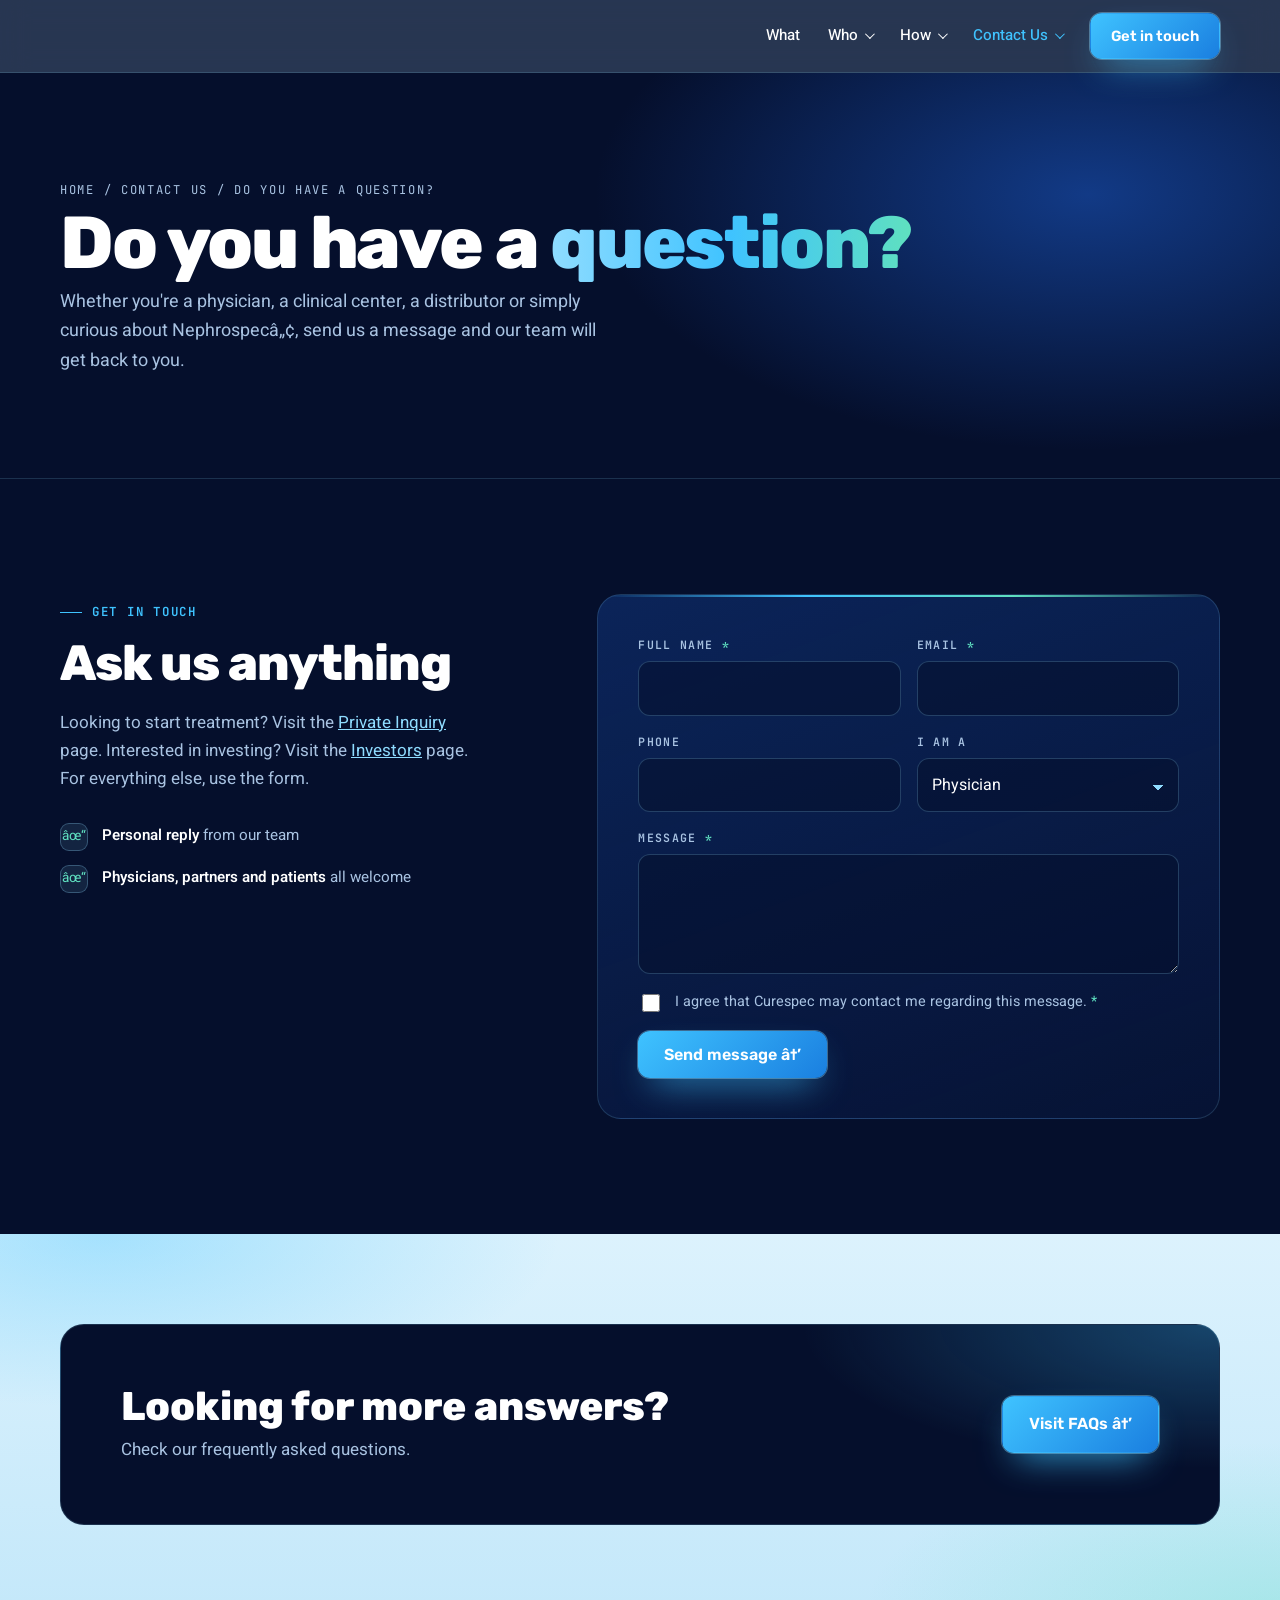
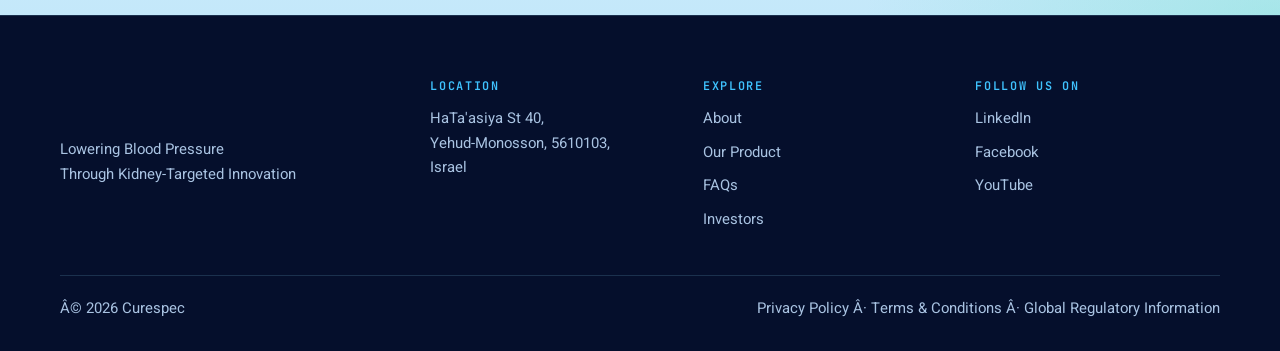
<file: contact.html>
<!doctype html>
<html lang="en">
<head>
<!-- Google tag (gtag.js) -->
<script async src="https://www.googletagmanager.com/gtag/js?id=AW-18036469544"></script>
<script>
 window.dataLayer = window.dataLayer || [];
 function gtag(){dataLayer.push(arguments);}
 gtag('js', new Date());
 gtag('config', 'AW-18036469544');
</script>

<script type="text/javascript">
    (function(c,l,a,r,i,t,y){
        c[a]=c[a]||function(){(c[a].q=c[a].q||[]).push(arguments)};
        t=l.createElement(r);t.async=1;t.src="https://www.clarity.ms/tag/"+i;
        y=l.getElementsByTagName(r)[0];y.parentNode.insertBefore(t,y);
    })(window, document, "clarity", "script", "w3dtjamm68");
</script>

<!-- Meta Pixel Code -->
<script>
!function(f,b,e,v,n,t,s)
{if(f.fbq)return;n=f.fbq=function(){n.callMethod?
n.callMethod.apply(n,arguments):n.queue.push(arguments)};
if(!f._fbq)f._fbq=n;n.push=n;n.loaded=!0;n.version='2.0';
n.queue=[];t=b.createElement(e);t.async=!0;
t.src=v;s=b.getElementsByTagName(e)[0];
s.parentNode.insertBefore(t,s)}(window, document,'script',
'https://connect.facebook.net/en_US/fbevents.js');
fbq('init', '1387872630185592');
fbq('track', 'PageView');
</script>
<noscript><img height="1" width="1" style="display:none"
src="https://www.facebook.com/tr?id=1387872630185592&ev=PageView&noscript=1"
/></noscript>
<!-- End Meta Pixel Code -->

<!-- Lead conversion helper - fires only after a real successful submit to the leads worker -->
<script>
function curespecTrackLead() {
  if (typeof gtag === 'function') {
    gtag('event', 'generate_lead');
    gtag('event', 'conversion', {
      'send_to': 'AW-18036469544/4YigCMPgp44cEKjeuphD',
      'value': 1.0,
      'currency': 'ILS'
    });
  }
  if (typeof fbq === 'function') {
    fbq('track', 'Lead');
  }
}
</script>

<meta charset="utf-8">
<meta name="viewport" content="width=device-width,initial-scale=1,viewport-fit=cover">
<title>Contact Us | Curespec</title>
<meta name="description" content="Have a question about Nephrospec™ or Curespec? Send us a message and our team will get back to you.">
<link rel="preconnect" href="https://fonts.googleapis.com"><link rel="preconnect" href="https://fonts.gstatic.com" crossorigin>
<link rel="stylesheet" href="https://fonts.googleapis.com/css2?family=Heebo:wght@400;500;600;700&family=Rubik:wght@500;600;700;800&family=JetBrains+Mono:wght@500;600&display=swap">
<style>
:root{--deep:#050f2c;--line-d:rgba(143,220,255,.16);--cyan:#3fc3ff;--glow:#8fdcff;--teal:#5fe0c0;--ground:#c4e8fa;--card:rgba(255,255,255,.55);--line:rgba(26,127,224,.22);--ink:#0b1f4d;--ink-2:#4a5d7e;--on-d:#fff;--on-d-2:#a9c3e2;--f-display:"Rubik",system-ui,sans-serif;--f-body:"Heebo",system-ui,sans-serif;--f-mono:"JetBrains Mono",ui-monospace,monospace;--r:18px;--max:1200px}
*{box-sizing:border-box}html{scroll-behavior:smooth}
body{margin:0;background:var(--ground);color:var(--ink);font-family:var(--f-body);font-size:17px;line-height:1.65;-webkit-font-smoothing:antialiased}
h1,h2,h3{font-family:var(--f-display);line-height:1.08;margin:0;text-wrap:balance}p{margin:0}a{color:inherit}img{max-width:100%;display:block}
:focus-visible{outline:2px solid var(--cyan);outline-offset:3px;border-radius:6px}
.wrap{max-width:var(--max);margin-inline:auto;padding-inline:max(20px,env(safe-area-inset-left,0px))}
section{padding-block:clamp(72px,9vw,120px)}
.tag{font-family:var(--f-mono);font-size:.78rem;font-weight:600;letter-spacing:.14em;text-transform:uppercase;color:var(--cyan);display:inline-flex;align-items:center;gap:10px}
.tag::before{content:"";width:22px;height:1px;background:currentColor}.light .tag{color:#0b78b8}
.dark{position:relative;background:var(--deep);color:var(--on-d);overflow:hidden}
.cta::before,.page-hero::before,.inq::before{display:none}
.btn{display:inline-flex;align-items:center;gap:10px;font-family:var(--f-display);font-weight:600;font-size:1rem;border-radius:12px;padding:14px 26px;text-decoration:none;border:1px solid transparent;transition:transform .15s}
.btn:hover{transform:translateY(-2px)}
.btn-primary{background:linear-gradient(135deg,#3fc3ff,#1a7fe0);color:#fff;box-shadow:0 0 0 1px rgba(143,220,255,.4),0 16px 36px -14px rgba(63,195,255,.85)}
.logo{display:block;width:168px;flex:none}
.logo i{display:block;aspect-ratio:600/149;background:url([data-uri]) center/contain no-repeat}
/* NOTE: logo image temporarily omitted on this page due to technical transcription-risk limits; please re-upload the logo asset to restore it. */
.top{position:sticky;top:0;z-index:20;background:rgba(5,15,44,.82);backdrop-filter:blur(14px);border-bottom:1px solid var(--line-d)}
.top .wrap{display:flex;align-items:center;gap:28px;min-height:72px}
.nav{display:flex;gap:28px;margin-inline-start:auto;align-items:center;font-weight:500;font-size:.95rem;color:var(--on-d)}
.nav>a,.dd>button{color:var(--on-d);text-decoration:none;font:inherit;background:none;border:0;cursor:pointer;padding:0;display:flex;gap:7px;align-items:center}
.dd>button[aria-current],.dd-menu a[aria-current]{color:var(--cyan)}
.dd{position:relative}
.dd>button::after{content:"";width:6px;height:6px;border-right:1.5px solid currentColor;border-bottom:1.5px solid currentColor;transform:rotate(45deg) translateY(-2px)}
.dd-menu{position:absolute;top:calc(100% + 14px);inset-inline-start:-16px;min-width:220px;background:#0b1c47;border:1px solid var(--line-d);border-radius:14px;padding:8px;display:none;box-shadow:0 24px 50px -20px rgba(0,0,0,.6)}
.dd-menu::before{content:"";position:absolute;inset:-16px 0 auto;height:16px}
.dd:hover .dd-menu,.dd:focus-within .dd-menu{display:grid}
.dd-menu a{padding:10px 12px;border-radius:8px;text-decoration:none;color:var(--on-d-2)}
.dd-menu a:hover{background:rgba(63,195,255,.1);color:#fff}
.top .btn{padding:10px 20px;font-size:.92rem}
.menu{display:none;margin-inline-start:auto}
.menu summary{list-style:none;cursor:pointer;color:#fff;font-family:var(--f-mono);font-size:.85rem;letter-spacing:.1em;padding:8px 14px;border:1px solid var(--line-d);border-radius:10px}
.menu summary::-webkit-details-marker{display:none}
.menu nav{position:fixed;inset-inline:0;top:72px;background:#07163b;border-bottom:1px solid var(--line-d);padding:10px 20px 22px;display:grid;max-height:calc(100vh - 72px);overflow:auto}
.menu nav b{font-family:var(--f-mono);font-size:.72rem;letter-spacing:.14em;color:var(--cyan);margin-top:16px}
.menu nav a{padding:11px 0;color:#fff;text-decoration:none;border-bottom:1px solid var(--line-d)}
@media (max-width:980px){.nav,.top .btn{display:none}.menu{display:block}}

.page-hero{padding-block:clamp(64px,8vw,104px);background:radial-gradient(55% 90% at 85% 30%,#123a86 0%,transparent 70%),var(--deep)}
.page-hero .wrap{position:relative;display:grid;gap:18px}
.crumb{font-family:var(--f-mono);font-size:.76rem;letter-spacing:.14em;color:var(--on-d-2);text-transform:uppercase}
.crumb a{text-decoration:none}.crumb a:hover{color:#fff}
.page-hero h1{font-size:clamp(2.6rem,6vw,4.6rem);font-weight:800;letter-spacing:-.03em}
.page-hero h1 span{background:linear-gradient(90deg,#8fdcff,#3fc3ff 50%,#5fe0c0);-webkit-background-clip:text;background-clip:text;color:transparent}
.page-hero .lead{color:var(--on-d-2);font-size:clamp(1.05rem,1.4vw,1.2rem);max-width:56ch;margin-top:4px}

.light{position:relative;overflow:hidden;background:radial-gradient(55% 70% at 8% 0%,rgba(63,195,255,.35),transparent 65%),radial-gradient(50% 70% at 100% 100%,rgba(95,224,192,.3),transparent 65%),linear-gradient(180deg,#dcf2fd 0%,#c4e8fa 100%)}
.light>.wrap,.dark>.wrap{position:relative}
.head{max-width:720px;margin-bottom:48px}
.head h2{font-size:clamp(2rem,4vw,3.1rem);font-weight:800;letter-spacing:-.02em;margin-top:14px}

/* inquiry */
.inq-grid{display:grid;grid-template-columns:.85fr 1.15fr;gap:clamp(36px,6vw,80px);align-items:start}
.inq h2{font-size:clamp(2rem,4vw,3.1rem);font-weight:800;letter-spacing:-.02em;margin-top:14px}
.inq .txt{color:var(--on-d-2);margin-top:18px;max-width:42ch}
.inq .alt{margin-top:28px;font-size:.95rem;color:var(--on-d-2)}
.inq .alt a{color:#8fdcff}
.form{display:grid;grid-template-columns:1fr 1fr;gap:16px;padding:clamp(24px,4vw,40px);border:1px solid var(--line-d);border-radius:24px;background:linear-gradient(160deg,rgba(18,58,134,.5),rgba(10,28,72,.3));position:relative;overflow:hidden}
.form::before{content:"";position:absolute;inset:0 0 auto;height:2px;background:linear-gradient(90deg,transparent,#3fc3ff,#5fe0c0,transparent)}
.f{display:grid;gap:7px}
.f.full{grid-column:1/-1}
.f label{font-family:var(--f-mono);font-size:.72rem;font-weight:600;letter-spacing:.12em;text-transform:uppercase;color:var(--on-d-2)}
.f label i{font-style:normal;color:var(--teal)}
.f input,.f textarea{font:inherit;font-size:1rem;color:#fff;background:rgba(5,15,44,.55);border:1px solid rgba(143,220,255,.22);border-radius:12px;padding:13px 14px;transition:border-color .2s,box-shadow .2s;width:100%}
.f textarea{min-height:120px;resize:vertical}
.f input:focus,.f textarea:focus{outline:none;border-color:#3fc3ff;box-shadow:0 0 0 3px rgba(63,195,255,.18)}
.form .btn{grid-column:1/-1;justify-self:start;border:0;cursor:pointer}
.sent{grid-column:1/-1;display:none;color:var(--teal);font-family:var(--f-display);font-weight:600}
.form.done .sent{display:block}
.form.done>*:not(.sent){display:none}
@media (max-width:900px){.inq-grid{grid-template-columns:1fr}}
@media (max-width:560px){.form{grid-template-columns:1fr}}

.f select{font:inherit;font-size:1rem;color:#fff;background:rgba(5,15,44,.55);border:1px solid rgba(143,220,255,.22);border-radius:12px;padding:13px 14px;width:100%;appearance:none;background-image:linear-gradient(45deg,transparent 50%,#8fdcff 50%),linear-gradient(135deg,#8fdcff 50%,transparent 50%);background-position:calc(100% - 20px) 55%,calc(100% - 15px) 55%;background-size:5px 5px;background-repeat:no-repeat}
.f select:focus{outline:none;border-color:#3fc3ff;box-shadow:0 0 0 3px rgba(63,195,255,.18)}
.f select option{background:#0b1c47}
.consent{grid-column:1/-1;display:flex;gap:12px;align-items:flex-start;font-size:.9rem;color:var(--on-d-2)}
.consent input{margin-top:4px;width:18px;height:18px;accent-color:#3fc3ff;flex:none}
.inq .facts{margin-top:30px;display:grid;gap:14px}
.inq .facts div{display:flex;gap:14px;align-items:flex-start;color:var(--on-d-2);font-size:.95rem}
.inq .facts b{color:#fff;font-weight:600}
.inq .facts i{width:28px;height:28px;border-radius:9px;flex:none;display:grid;place-items:center;background:rgba(143,220,255,.1);border:1px solid rgba(143,220,255,.28);font-style:normal;color:var(--teal);font-size:.85rem}
/* closing cta */
.cta-sec{padding-block:clamp(56px,7vw,90px)}
.cta.dark{background:radial-gradient(60% 120% at 100% 0%,rgba(63,195,255,.3),transparent 60%),var(--deep)}
.cta .small{font-size:.9rem}.cta .small a{color:#8fdcff}
/* reveal on scroll */
.js .rv{opacity:0;transform:translateY(28px);transition:opacity .8s cubic-bezier(.2,.7,.2,1),transform .8s cubic-bezier(.2,.7,.2,1);transition-delay:var(--dl,0s)}
.js .rv.in{opacity:1;transform:none}
.cta{position:relative;display:flex;flex-wrap:wrap;gap:24px;align-items:center;justify-content:space-between;border-radius:24px;padding:clamp(32px,6vw,60px);border:1px solid var(--line-d)}
.cta h2{font-size:clamp(1.7rem,3.4vw,2.5rem);font-weight:800}.cta p{color:var(--on-d-2);margin-top:8px}

.foot{background:var(--deep);color:var(--on-d-2);padding-block:64px 30px;font-size:.93rem;border-top:1px solid var(--line-d)}
.foot-top{display:grid;grid-template-columns:1.4fr 1fr 1fr 1fr;gap:28px}
.foot h3{font-family:var(--f-mono);font-size:.74rem;font-weight:600;letter-spacing:.14em;text-transform:uppercase;color:var(--cyan);margin-bottom:14px}
.foot ul{list-style:none;padding:0;margin:0;display:grid;gap:9px}
.foot a{color:var(--on-d-2);text-decoration:none}.foot a:hover{color:#fff}
.foot-bottom{margin-top:44px;border-top:1px solid var(--line-d);padding-top:20px;display:flex;flex-wrap:wrap;gap:16px;justify-content:space-between}
@media (max-width:860px){.foot-top{grid-template-columns:1fr 1fr}}
@media (max-width:520px){.foot-top{grid-template-columns:1fr}}
.preview{background:#fff3c4;color:#5b4500;font-size:.85rem;text-align:center;padding:8px 16px}
@media (prefers-reduced-motion:reduce){*{animation:none!important;transition:none!important}}
</style>
</head>
<body>
<script>document.documentElement.classList.add("js")</script>
<header class="top"><div class="wrap">
  <a class="logo" href="index.html" aria-label="Curespec home"><i></i></a>
  <nav class="nav" aria-label="Main">
    <a href="index.html">What</a>
    <div class="dd"><button type="button" aria-haspopup="true">Who</button><div class="dd-menu"><a href="about.html">About</a><a href="team.html">Our Team</a><a href="global.html">Curespec Global</a></div></div>
    <div class="dd"><button type="button" aria-haspopup="true">How</button><div class="dd-menu"><a href="technology.html">Our Product</a><a href="faqs.html">FAQs</a></div></div>
    <div class="dd"><button type="button" aria-haspopup="true" aria-current="true">Contact Us</button><div class="dd-menu"><a href="investors.html">Investors</a><a href="private-inquiry.html">Private Inquiry</a><a href="contact.html" aria-current="page">Do you have a question?</a></div></div>
  </nav>
  <a class="btn btn-primary" href="#form">Get in touch</a>
  <details class="menu"><summary>MENU</summary><nav aria-label="Mobile">
    <a href="index.html">What</a>
    <b>WHO</b><a href="about.html">About</a><a href="team.html">Our Team</a><a href="global.html">Curespec Global</a>
    <b>HOW</b><a href="technology.html">Our Product</a><a href="faqs.html">FAQs</a>
    <b>CONTACT US</b><a href="investors.html">Investors</a><a href="private-inquiry.html">Private Inquiry</a><a href="contact.html">Do you have a question?</a>
  </nav></details>
</div></header>

<main>
<section class="page-hero dark">
  <div class="wrap">
    <div class="hero-copy">
      <span class="crumb"><a href="index.html">Home</a> / Contact Us / Do you have a question?</span>
      <h1>Do you have a <span>question?</span></h1>
      <p class="lead">Whether you're a physician, a clinical center, a distributor or simply curious about Nephrospec™, send us a message and our team will get back to you.</p>
    </div>
  </div>
</section>

<section class="dark inq" id="form" style="border-top:1px solid var(--line-d)"><div class="wrap inq-grid">
  <div class="rv">
    <span class="tag">Get in touch</span>
    <h2>Ask us anything</h2>
    <p class="txt">Looking to start treatment? Visit the <a href="private-inquiry.html" style="color:#8fdcff">Private Inquiry</a> page. Interested in investing? Visit the <a href="investors.html" style="color:#8fdcff">Investors</a> page. For everything else, use the form.</p>
    <div class="facts">
      <div><i>✓</i><span><b>Personal reply</b> from our team</span></div>
      <div><i>✓</i><span><b>Physicians, partners and patients</b> all welcome</span></div>
    </div>
  </div>
  <form class="form rv" style="--dl:.12s" id="contact-form" novalidate>
    <div class="f"><label for="fn">Full name <i>*</i></label><input id="fn" name="name" autocomplete="name" required></div>
    <div class="f"><label for="em">Email <i>*</i></label><input id="em" name="email" type="email" autocomplete="email" required></div>
    <div class="f"><label for="ph">Phone</label><input id="ph" name="phone" type="tel" autocomplete="tel"></div>
    <div class="f"><label for="ty">I am a</label><select id="ty" name="type"><option>Physician</option><option>Clinical center</option><option>Distributor / partner</option><option>Patient</option><option>Other</option></select></div>
    <div class="f full"><label for="ms">Message <i>*</i></label><textarea id="ms" name="message" required></textarea></div>
    <label class="consent"><input type="checkbox" name="consent" required><span>I agree that Curespec may contact me regarding this message. <i style="font-style:normal;color:var(--teal)">*</i></span></label>
    <button class="btn btn-primary" type="submit">Send message →</button>
    <p class="sent" role="status">Thank you. Our team will get back to you shortly.</p>
  </form>
</div></section>

<section class="light cta-sec"><div class="wrap">
  <div class="cta dark rv">
    <div><h2>Looking for more answers?</h2><p>Check our frequently asked questions.</p></div>
    <a class="btn btn-primary" href="faqs.html">Visit FAQs →</a>
  </div>
</div></section>
</main>

<footer class="foot"><div class="wrap">
  <div class="foot-top">
    <div style="display:grid;gap:16px;align-content:start"><a class="logo" href="index.html" aria-label="Curespec home"><i></i></a><p>Lowering Blood Pressure<br>Through Kidney-Targeted Innovation</p></div>
    <div><h3>Location</h3><p>HaTa'asiya St 40,<br>Yehud-Monosson, 5610103,<br>Israel</p></div>
    <div><h3>Explore</h3><ul><li><a href="about.html">About</a></li><li><a href="technology.html">Our Product</a></li><li><a href="faqs.html">FAQs</a></li><li><a href="investors.html">Investors</a></li></ul></div>
    <div><h3>Follow us on</h3><ul><li><a href="https://www.linkedin.com/company/curespec/" target="_blank" rel="noopener">LinkedIn</a></li><li><a href="https://www.facebook.com/Curespec" target="_blank" rel="noopener">Facebook</a></li><li><a href="https://www.youtube.com/@curespec-nps" target="_blank" rel="noopener">YouTube</a></li></ul></div>
  </div>
  <div class="foot-bottom"><span>© 2026 Curespec</span><span><a href="privacy.html">Privacy Policy</a> · <a href="terms.html">Terms &amp; Conditions</a> · <a href="regulatory.html">Global Regulatory Information</a></span></div>
</div></footer>
<script>
(function(){var els=document.querySelectorAll('.rv');if(!('IntersectionObserver' in window)){els.forEach(function(e){e.classList.add('in')});return}var io=new IntersectionObserver(function(es){es.forEach(function(e){if(e.isIntersecting){e.target.classList.add('in');io.unobserve(e.target)}})},{threshold:.15});els.forEach(function(e){io.observe(e)})})();
document.getElementById('contact-form').addEventListener('submit',function(e){
  e.preventDefault();
  var f=e.target;
  if(!f.checkValidity()){f.reportValidity();return}
  var data={form:'contact'};
  new FormData(f).forEach(function(v,k){data[k]=v});
  f.classList.add('done');
  f.querySelector('button[type=submit]').disabled=true;
  fetch('https://curespec-leads.lironcurespec.workers.dev/',{method:'POST',headers:{'Content-Type':'application/json'},body:JSON.stringify(data)})
    .then(function(){ if (typeof curespecTrackLead === 'function') curespecTrackLead(); })
    .catch(function(){});
});
</script>
</body>
</html>
</file>
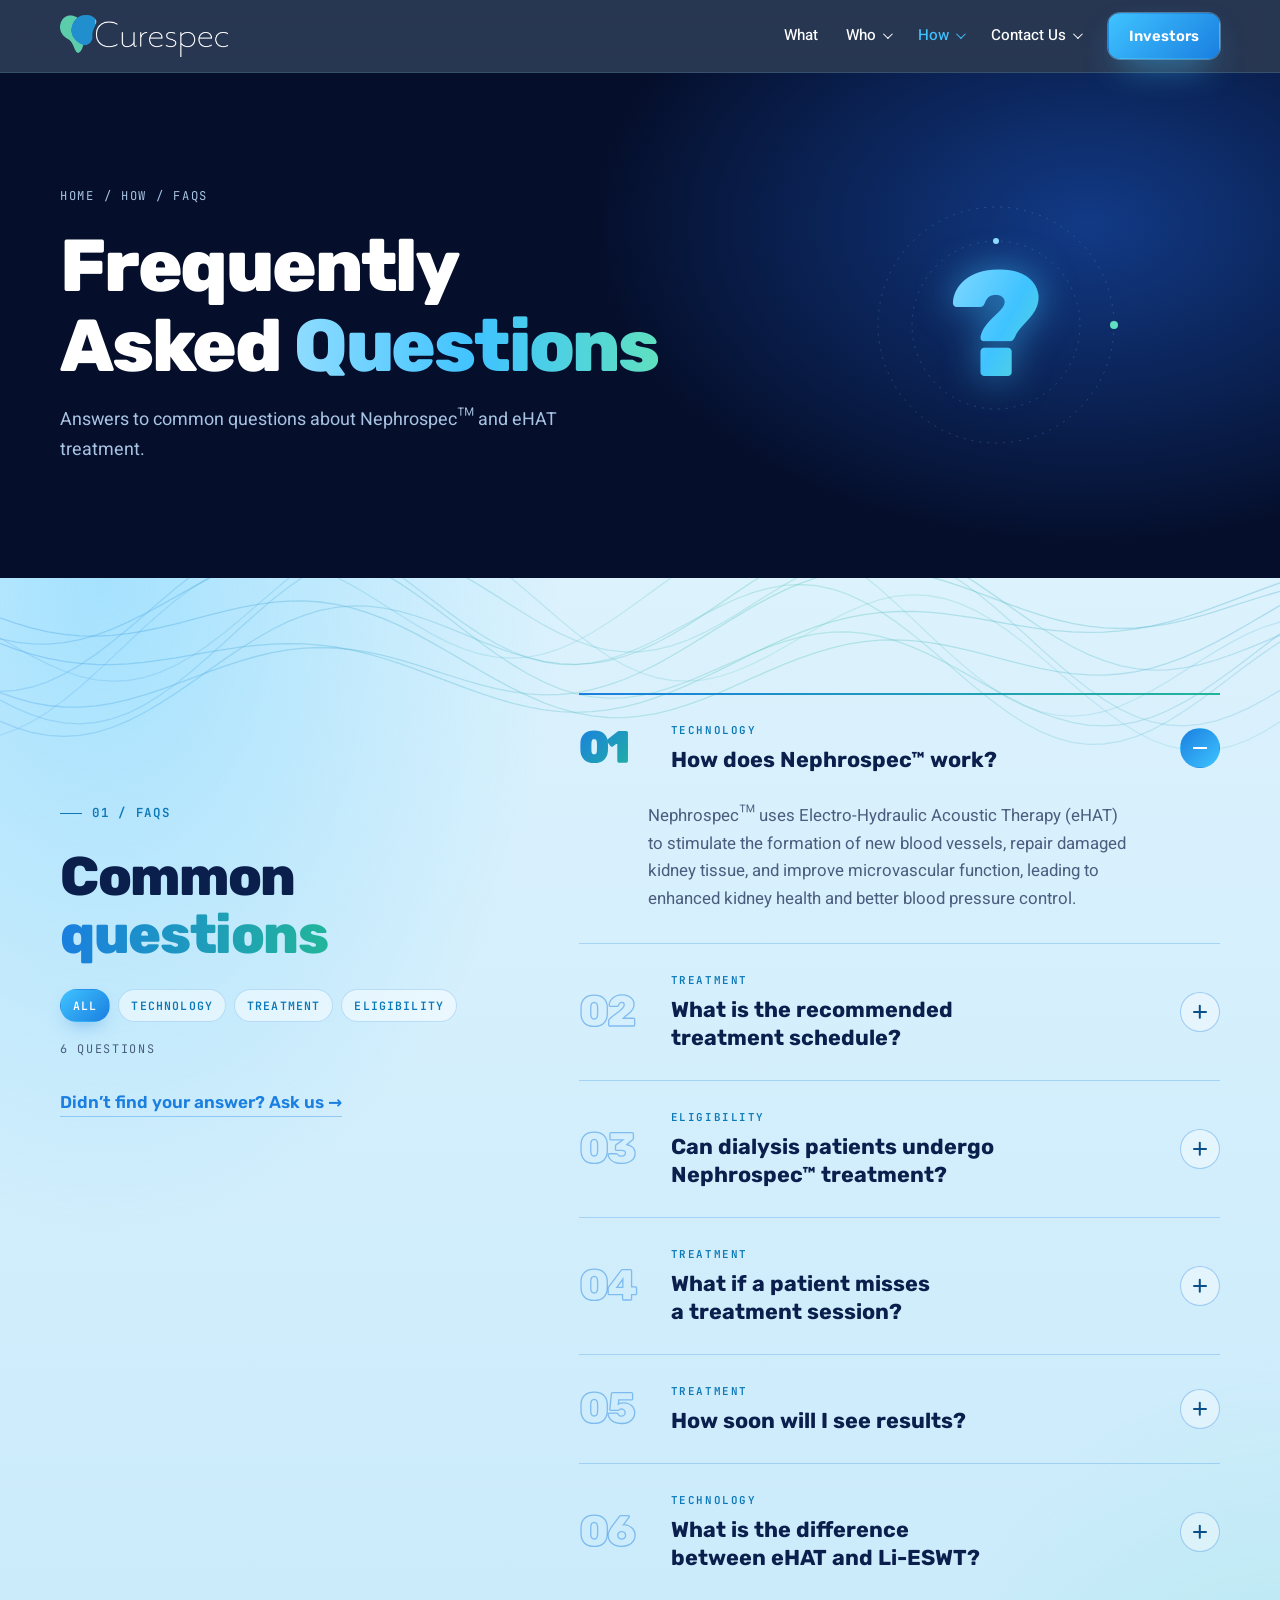
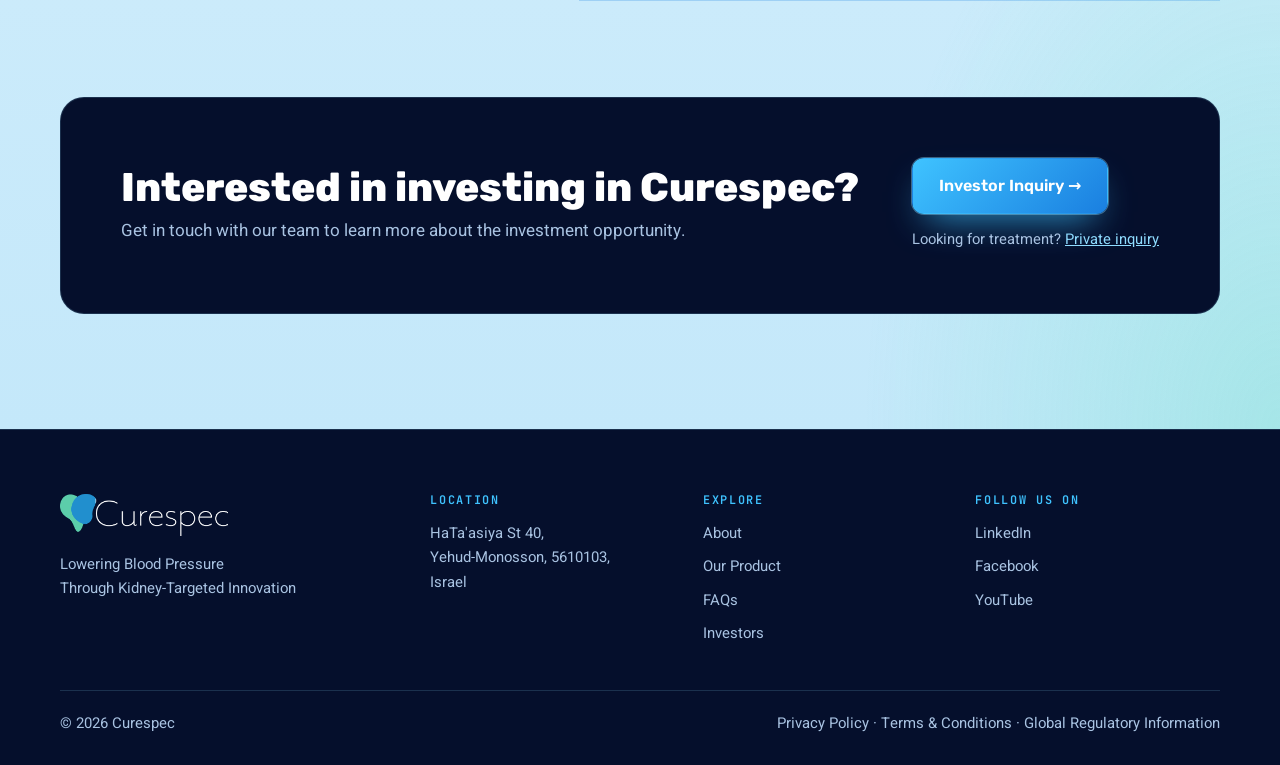
<file: faqs.html>
<!doctype html>
<html lang="en">
<head>
<meta charset="utf-8">
<meta name="viewport" content="width=device-width,initial-scale=1,viewport-fit=cover">
<title>FAQs | Curespec</title>
<meta name="description" content="Frequently asked questions about Nephrospec™ and Electro-Hydraulic Acoustic Therapy (eHAT): how it works, treatment schedule, missed sessions and more.">
<link rel="preconnect" href="https://fonts.googleapis.com"><link rel="preconnect" href="https://fonts.gstatic.com" crossorigin>
<link rel="stylesheet" href="https://fonts.googleapis.com/css2?family=Heebo:wght@400;500;600;700&family=Rubik:wght@500;600;700;800&family=JetBrains+Mono:wght@500;600&display=swap">
<style>
:root{--deep:#050f2c;--line-d:rgba(143,220,255,.16);--cyan:#3fc3ff;--glow:#8fdcff;--teal:#5fe0c0;--ground:#c4e8fa;--card:rgba(255,255,255,.55);--line:rgba(26,127,224,.22);--ink:#0b1f4d;--ink-2:#4a5d7e;--on-d:#fff;--on-d-2:#a9c3e2;--f-display:"Rubik",system-ui,sans-serif;--f-body:"Heebo",system-ui,sans-serif;--f-mono:"JetBrains Mono",ui-monospace,monospace;--r:18px;--max:1200px}
*{box-sizing:border-box}html{scroll-behavior:smooth}
body{margin:0;background:var(--ground);color:var(--ink);font-family:var(--f-body);font-size:17px;line-height:1.65;-webkit-font-smoothing:antialiased}
h1,h2,h3{font-family:var(--f-display);line-height:1.08;margin:0;text-wrap:balance}p{margin:0}a{color:inherit}img{max-width:100%;display:block}
:focus-visible{outline:2px solid var(--cyan);outline-offset:3px;border-radius:6px}
.wrap{max-width:var(--max);margin-inline:auto;padding-inline:max(20px,env(safe-area-inset-left,0px))}
section{padding-block:clamp(72px,9vw,120px)}
.tag{font-family:var(--f-mono);font-size:.78rem;font-weight:600;letter-spacing:.14em;text-transform:uppercase;color:var(--cyan);display:inline-flex;align-items:center;gap:10px}
.tag::before{content:"";width:22px;height:1px;background:currentColor}.light .tag{color:#0b78b8}
.dark{position:relative;background:var(--deep);color:var(--on-d);overflow:hidden}
.dark::before{content:"";position:absolute;inset:0;pointer-events:none;background-image:url("data:image/svg+xml,%3Csvg%20xmlns%3D%22http%3A%2F%2Fwww.w3.org%2F2000%2Fsvg%22%20width%3D%221600%22%20height%3D%22500%22%20viewBox%3D%220%200%201600%20500%22%3E%3Cdefs%3E%3ClinearGradient%20id%3D%22a%22%20x1%3D%220%22%20x2%3D%221%22%3E%3Cstop%20offset%3D%220%22%20stop-color%3D%22%233fc3ff%22%2F%3E%3Cstop%20offset%3D%22.5%22%20stop-color%3D%22%235fe0c0%22%2F%3E%3Cstop%20offset%3D%221%22%20stop-color%3D%22%233fc3ff%22%2F%3E%3C%2FlinearGradient%3E%3C%2Fdefs%3E%3Cg%20fill%3D%22none%22%20stroke%3D%22url%28%23a%29%22%20stroke-width%3D%221.3%22%3E%3Cpath%20d%3D%22M0%2C250.0%20L16%2C259.3%20L32%2C268.2%20L48%2C276.2%20L64%2C283.0%20L80%2C288.3%20L96%2C291.8%20L112%2C293.2%20L128%2C292.5%20L144%2C289.5%20L160%2C284.4%20L176%2C277.1%20L192%2C268.0%20L208%2C257.1%20L224%2C245.0%20L240%2C231.8%20L256%2C218.1%20L272%2C204.3%20L288%2C190.7%20L304%2C177.9%20L320%2C166.3%20L336%2C156.2%20L352%2C148.0%20L368%2C142.0%20L384%2C138.3%20L400%2C137.0%20L416%2C138.3%20L432%2C142.0%20L448%2C148.0%20L464%2C156.2%20L480%2C166.3%20L496%2C177.9%20L512%2C190.7%20L528%2C204.3%20L544%2C218.1%20L560%2C231.8%20L576%2C245.0%20L592%2C257.1%20L608%2C268.0%20L624%2C277.1%20L640%2C284.4%20L656%2C289.5%20L672%2C292.5%20L688%2C293.2%20L704%2C291.8%20L720%2C288.3%20L736%2C283.0%20L752%2C276.2%20L768%2C268.2%20L784%2C259.3%20L800%2C250.0%20L816%2C240.7%20L832%2C231.8%20L848%2C223.8%20L864%2C217.0%20L880%2C211.7%20L896%2C208.2%20L912%2C206.8%20L928%2C207.5%20L944%2C210.5%20L960%2C215.6%20L976%2C222.9%20L992%2C232.0%20L1008%2C242.9%20L1024%2C255.0%20L1040%2C268.2%20L1056%2C281.9%20L1072%2C295.7%20L1088%2C309.3%20L1104%2C322.1%20L1120%2C333.7%20L1136%2C343.8%20L1152%2C352.0%20L1168%2C358.0%20L1184%2C361.7%20L1200%2C363.0%20L1216%2C361.7%20L1232%2C358.0%20L1248%2C352.0%20L1264%2C343.8%20L1280%2C333.7%20L1296%2C322.1%20L1312%2C309.3%20L1328%2C295.7%20L1344%2C281.9%20L1360%2C268.2%20L1376%2C255.0%20L1392%2C242.9%20L1408%2C232.0%20L1424%2C222.9%20L1440%2C215.6%20L1456%2C210.5%20L1472%2C207.5%20L1488%2C206.8%20L1504%2C208.2%20L1520%2C211.7%20L1536%2C217.0%20L1552%2C223.8%20L1568%2C231.8%20L1584%2C240.7%20L1600%2C250.0%22%20stroke-opacity%3D%220.31%22%2F%3E%3Cpath%20d%3D%22M0%2C312.1%20L16%2C320.2%20L32%2C326.9%20L48%2C331.9%20L64%2C334.9%20L80%2C335.8%20L96%2C334.5%20L112%2C330.9%20L128%2C325.1%20L144%2C317.1%20L160%2C307.3%20L176%2C295.8%20L192%2C282.9%20L208%2C269.1%20L224%2C254.7%20L240%2C240.1%20L256%2C225.8%20L272%2C212.1%20L288%2C199.5%20L304%2C188.4%20L320%2C178.9%20L336%2C171.4%20L352%2C166.1%20L368%2C163.0%20L384%2C162.2%20L400%2C163.7%20L416%2C167.2%20L432%2C172.6%20L448%2C179.7%20L464%2C188.2%20L480%2C197.6%20L496%2C207.6%20L512%2C217.8%20L528%2C227.8%20L544%2C237.2%20L560%2C245.6%20L576%2C252.7%20L592%2C258.3%20L608%2C262.1%20L624%2C263.9%20L640%2C263.8%20L656%2C261.7%20L672%2C257.7%20L688%2C252.0%20L704%2C244.7%20L720%2C236.2%20L736%2C226.8%20L752%2C216.9%20L768%2C206.8%20L784%2C197.0%20L800%2C187.9%20L816%2C179.8%20L832%2C173.1%20L848%2C168.1%20L864%2C165.1%20L880%2C164.2%20L896%2C165.5%20L912%2C169.1%20L928%2C174.9%20L944%2C182.9%20L960%2C192.7%20L976%2C204.2%20L992%2C217.1%20L1008%2C230.9%20L1024%2C245.3%20L1040%2C259.9%20L1056%2C274.2%20L1072%2C287.9%20L1088%2C300.5%20L1104%2C311.6%20L1120%2C321.1%20L1136%2C328.6%20L1152%2C333.9%20L1168%2C337.0%20L1184%2C337.8%20L1200%2C336.3%20L1216%2C332.8%20L1232%2C327.4%20L1248%2C320.3%20L1264%2C311.8%20L1280%2C302.4%20L1296%2C292.4%20L1312%2C282.2%20L1328%2C272.2%20L1344%2C262.8%20L1360%2C254.4%20L1376%2C247.3%20L1392%2C241.7%20L1408%2C237.9%20L1424%2C236.1%20L1440%2C236.2%20L1456%2C238.3%20L1472%2C242.3%20L1488%2C248.0%20L1504%2C255.3%20L1520%2C263.8%20L1536%2C273.2%20L1552%2C283.1%20L1568%2C293.2%20L1584%2C303.0%20L1600%2C312.1%22%20stroke-opacity%3D%220.39%22%2F%3E%3Cpath%20d%3D%22M0%2C333.3%20L16%2C339.7%20L32%2C344.5%20L48%2C347.4%20L64%2C348.4%20L80%2C347.4%20L96%2C344.4%20L112%2C339.5%20L128%2C332.9%20L144%2C324.8%20L160%2C315.4%20L176%2C305.1%20L192%2C294.1%20L208%2C282.9%20L224%2C271.6%20L240%2C260.8%20L256%2C250.7%20L272%2C241.5%20L288%2C233.7%20L304%2C227.3%20L320%2C222.4%20L336%2C219.3%20L352%2C217.9%20L368%2C218.2%20L384%2C220.1%20L400%2C223.4%20L416%2C228.0%20L432%2C233.5%20L448%2C239.7%20L464%2C246.2%20L480%2C252.8%20L496%2C259.1%20L512%2C264.8%20L528%2C269.7%20L544%2C273.3%20L560%2C275.6%20L576%2C276.3%20L592%2C275.4%20L608%2C272.8%20L624%2C268.5%20L640%2C262.6%20L656%2C255.2%20L672%2C246.5%20L688%2C236.9%20L704%2C226.4%20L720%2C215.6%20L736%2C204.6%20L752%2C194.0%20L768%2C183.9%20L784%2C174.7%20L800%2C166.7%20L816%2C160.3%20L832%2C155.5%20L848%2C152.6%20L864%2C151.6%20L880%2C152.6%20L896%2C155.6%20L912%2C160.5%20L928%2C167.1%20L944%2C175.2%20L960%2C184.6%20L976%2C194.9%20L992%2C205.9%20L1008%2C217.1%20L1024%2C228.4%20L1040%2C239.2%20L1056%2C249.3%20L1072%2C258.5%20L1088%2C266.3%20L1104%2C272.7%20L1120%2C277.6%20L1136%2C280.7%20L1152%2C282.1%20L1168%2C281.8%20L1184%2C279.9%20L1200%2C276.6%20L1216%2C272.0%20L1232%2C266.5%20L1248%2C260.3%20L1264%2C253.8%20L1280%2C247.2%20L1296%2C240.9%20L1312%2C235.2%20L1328%2C230.3%20L1344%2C226.7%20L1360%2C224.4%20L1376%2C223.7%20L1392%2C224.6%20L1408%2C227.2%20L1424%2C231.5%20L1440%2C237.4%20L1456%2C244.8%20L1472%2C253.5%20L1488%2C263.1%20L1504%2C273.6%20L1520%2C284.4%20L1536%2C295.4%20L1552%2C306.0%20L1568%2C316.1%20L1584%2C325.3%20L1600%2C333.3%22%20stroke-opacity%3D%220.45%22%2F%3E%3Cpath%20d%3D%22M0%2C304.5%20L16%2C310.2%20L32%2C314.6%20L48%2C317.5%20L64%2C319.0%20L80%2C319.1%20L96%2C317.9%20L112%2C315.4%20L128%2C311.7%20L144%2C307.2%20L160%2C301.9%20L176%2C296.2%20L192%2C290.2%20L208%2C284.2%20L224%2C278.4%20L240%2C273.1%20L256%2C268.5%20L272%2C264.7%20L288%2C261.8%20L304%2C260.1%20L320%2C259.5%20L336%2C260.0%20L352%2C261.6%20L368%2C264.2%20L384%2C267.7%20L400%2C271.9%20L416%2C276.7%20L432%2C281.8%20L448%2C287.0%20L464%2C292.0%20L480%2C296.6%20L496%2C300.6%20L512%2C303.7%20L528%2C305.9%20L544%2C306.8%20L560%2C306.5%20L576%2C304.8%20L592%2C301.7%20L608%2C297.2%20L624%2C291.5%20L640%2C284.5%20L656%2C276.6%20L672%2C267.7%20L688%2C258.3%20L704%2C248.4%20L720%2C238.5%20L736%2C228.6%20L752%2C219.2%20L768%2C210.4%20L784%2C202.4%20L800%2C195.5%20L816%2C189.8%20L832%2C185.4%20L848%2C182.5%20L864%2C181.0%20L880%2C180.9%20L896%2C182.1%20L912%2C184.6%20L928%2C188.3%20L944%2C192.8%20L960%2C198.1%20L976%2C203.8%20L992%2C209.8%20L1008%2C215.8%20L1024%2C221.6%20L1040%2C226.9%20L1056%2C231.5%20L1072%2C235.3%20L1088%2C238.2%20L1104%2C239.9%20L1120%2C240.5%20L1136%2C240.0%20L1152%2C238.4%20L1168%2C235.8%20L1184%2C232.3%20L1200%2C228.1%20L1216%2C223.3%20L1232%2C218.2%20L1248%2C213.0%20L1264%2C208.0%20L1280%2C203.4%20L1296%2C199.4%20L1312%2C196.3%20L1328%2C194.1%20L1344%2C193.2%20L1360%2C193.5%20L1376%2C195.2%20L1392%2C198.3%20L1408%2C202.8%20L1424%2C208.5%20L1440%2C215.5%20L1456%2C223.4%20L1472%2C232.3%20L1488%2C241.7%20L1504%2C251.6%20L1520%2C261.5%20L1536%2C271.4%20L1552%2C280.8%20L1568%2C289.6%20L1584%2C297.6%20L1600%2C304.5%22%20stroke-opacity%3D%220.49%22%2F%3E%3Cpath%20d%3D%22M0%2C255.4%20L16%2C261.3%20L32%2C266.3%20L48%2C270.4%20L64%2C273.4%20L80%2C275.4%20L96%2C276.5%20L112%2C276.6%20L128%2C275.8%20L144%2C274.3%20L160%2C272.2%20L176%2C269.8%20L192%2C267.0%20L208%2C264.2%20L224%2C261.6%20L240%2C259.2%20L256%2C257.4%20L272%2C256.1%20L288%2C255.6%20L304%2C255.9%20L320%2C257.1%20L336%2C259.2%20L352%2C262.1%20L368%2C265.9%20L384%2C270.5%20L400%2C275.6%20L416%2C281.3%20L432%2C287.3%20L448%2C293.3%20L464%2C299.4%20L480%2C305.1%20L496%2C310.4%20L512%2C315.1%20L528%2C318.9%20L544%2C321.8%20L560%2C323.6%20L576%2C324.3%20L592%2C323.7%20L608%2C321.9%20L624%2C318.9%20L640%2C314.8%20L656%2C309.7%20L672%2C303.7%20L688%2C296.9%20L704%2C289.5%20L720%2C281.8%20L736%2C273.9%20L752%2C266.0%20L768%2C258.4%20L784%2C251.2%20L800%2C244.6%20L816%2C238.7%20L832%2C233.7%20L848%2C229.6%20L864%2C226.6%20L880%2C224.6%20L896%2C223.5%20L912%2C223.4%20L928%2C224.2%20L944%2C225.7%20L960%2C227.8%20L976%2C230.2%20L992%2C233.0%20L1008%2C235.8%20L1024%2C238.4%20L1040%2C240.8%20L1056%2C242.6%20L1072%2C243.9%20L1088%2C244.4%20L1104%2C244.1%20L1120%2C242.9%20L1136%2C240.8%20L1152%2C237.9%20L1168%2C234.1%20L1184%2C229.5%20L1200%2C224.4%20L1216%2C218.7%20L1232%2C212.7%20L1248%2C206.7%20L1264%2C200.6%20L1280%2C194.9%20L1296%2C189.6%20L1312%2C184.9%20L1328%2C181.1%20L1344%2C178.2%20L1360%2C176.4%20L1376%2C175.7%20L1392%2C176.3%20L1408%2C178.1%20L1424%2C181.1%20L1440%2C185.2%20L1456%2C190.3%20L1472%2C196.3%20L1488%2C203.1%20L1504%2C210.5%20L1520%2C218.2%20L1536%2C226.1%20L1552%2C234.0%20L1568%2C241.6%20L1584%2C248.8%20L1600%2C255.4%22%20stroke-opacity%3D%220.5%22%2F%3E%3Cpath%20d%3D%22M0%2C229.9%20L16%2C235.4%20L32%2C240.1%20L48%2C243.8%20L64%2C246.4%20L80%2C247.8%20L96%2C248.1%20L112%2C247.4%20L128%2C245.6%20L144%2C243.0%20L160%2C239.6%20L176%2C235.8%20L192%2C231.6%20L208%2C227.4%20L224%2C223.3%20L240%2C219.6%20L256%2C216.6%20L272%2C214.3%20L288%2C213.1%20L304%2C212.9%20L320%2C214.0%20L336%2C216.3%20L352%2C219.9%20L368%2C224.8%20L384%2C230.9%20L400%2C237.9%20L416%2C245.9%20L432%2C254.6%20L448%2C263.7%20L464%2C273.1%20L480%2C282.5%20L496%2C291.6%20L512%2C300.1%20L528%2C307.9%20L544%2C314.8%20L560%2C320.5%20L576%2C324.9%20L592%2C327.9%20L608%2C329.5%20L624%2C329.6%20L640%2C328.2%20L656%2C325.6%20L672%2C321.7%20L688%2C316.7%20L704%2C310.8%20L720%2C304.3%20L736%2C297.4%20L752%2C290.2%20L768%2C283.2%20L784%2C276.4%20L800%2C270.1%20L816%2C264.6%20L832%2C259.9%20L848%2C256.2%20L864%2C253.6%20L880%2C252.2%20L896%2C251.9%20L912%2C252.6%20L928%2C254.4%20L944%2C257.0%20L960%2C260.4%20L976%2C264.2%20L992%2C268.4%20L1008%2C272.6%20L1024%2C276.7%20L1040%2C280.4%20L1056%2C283.4%20L1072%2C285.7%20L1088%2C286.9%20L1104%2C287.1%20L1120%2C286.0%20L1136%2C283.7%20L1152%2C280.1%20L1168%2C275.2%20L1184%2C269.1%20L1200%2C262.1%20L1216%2C254.1%20L1232%2C245.4%20L1248%2C236.3%20L1264%2C226.9%20L1280%2C217.5%20L1296%2C208.4%20L1312%2C199.9%20L1328%2C192.1%20L1344%2C185.2%20L1360%2C179.5%20L1376%2C175.1%20L1392%2C172.1%20L1408%2C170.5%20L1424%2C170.4%20L1440%2C171.8%20L1456%2C174.4%20L1472%2C178.3%20L1488%2C183.3%20L1504%2C189.2%20L1520%2C195.7%20L1536%2C202.6%20L1552%2C209.8%20L1568%2C216.8%20L1584%2C223.6%20L1600%2C229.9%22%20stroke-opacity%3D%220.49%22%2F%3E%3Cpath%20d%3D%22M0%2C250.9%20L16%2C254.1%20L32%2C255.9%20L48%2C256.1%20L64%2C254.6%20L80%2C251.6%20L96%2C247.1%20L112%2C241.2%20L128%2C234.2%20L144%2C226.2%20L160%2C217.6%20L176%2C208.6%20L192%2C199.6%20L208%2C190.9%20L224%2C182.9%20L240%2C175.8%20L256%2C170.0%20L272%2C165.6%20L288%2C162.9%20L304%2C162.1%20L320%2C163.1%20L336%2C166.1%20L352%2C170.9%20L368%2C177.5%20L384%2C185.8%20L400%2C195.4%20L416%2C206.2%20L432%2C217.7%20L448%2C229.8%20L464%2C242.1%20L480%2C254.2%20L496%2C265.7%20L512%2C276.4%20L528%2C286.0%20L544%2C294.2%20L560%2C300.8%20L576%2C305.8%20L592%2C308.9%20L608%2C310.2%20L624%2C309.8%20L640%2C307.7%20L656%2C304.1%20L672%2C299.2%20L688%2C293.3%20L704%2C286.7%20L720%2C279.6%20L736%2C272.5%20L752%2C265.5%20L768%2C259.1%20L784%2C253.6%20L800%2C249.1%20L816%2C245.9%20L832%2C244.1%20L848%2C243.9%20L864%2C245.4%20L880%2C248.4%20L896%2C252.9%20L912%2C258.8%20L928%2C265.8%20L944%2C273.8%20L960%2C282.4%20L976%2C291.4%20L992%2C300.4%20L1008%2C309.1%20L1024%2C317.1%20L1040%2C324.2%20L1056%2C330.0%20L1072%2C334.4%20L1088%2C337.1%20L1104%2C337.9%20L1120%2C336.9%20L1136%2C333.9%20L1152%2C329.1%20L1168%2C322.5%20L1184%2C314.2%20L1200%2C304.6%20L1216%2C293.8%20L1232%2C282.3%20L1248%2C270.2%20L1264%2C257.9%20L1280%2C245.8%20L1296%2C234.3%20L1312%2C223.6%20L1328%2C214.0%20L1344%2C205.8%20L1360%2C199.2%20L1376%2C194.2%20L1392%2C191.1%20L1408%2C189.8%20L1424%2C190.2%20L1440%2C192.3%20L1456%2C195.9%20L1472%2C200.8%20L1488%2C206.7%20L1504%2C213.3%20L1520%2C220.4%20L1536%2C227.5%20L1552%2C234.5%20L1568%2C240.9%20L1584%2C246.4%20L1600%2C250.9%22%20stroke-opacity%3D%220.45%22%2F%3E%3Cpath%20d%3D%22M0%2C303.5%20L16%2C302.3%20L32%2C299.0%20L48%2C293.6%20L64%2C286.1%20L80%2C276.9%20L96%2C266.1%20L112%2C254.0%20L128%2C240.9%20L144%2C227.3%20L160%2C213.5%20L176%2C200.1%20L192%2C187.3%20L208%2C175.5%20L224%2C165.2%20L240%2C156.7%20L256%2C150.1%20L272%2C145.7%20L288%2C143.7%20L304%2C144.0%20L320%2C146.6%20L336%2C151.3%20L352%2C158.1%20L368%2C166.7%20L384%2C176.7%20L400%2C187.8%20L416%2C199.7%20L432%2C211.8%20L448%2C223.9%20L464%2C235.4%20L480%2C246.1%20L496%2C255.6%20L512%2C263.5%20L528%2C269.7%20L544%2C274.0%20L560%2C276.3%20L576%2C276.6%20L592%2C274.9%20L608%2C271.4%20L624%2C266.2%20L640%2C259.6%20L656%2C252.0%20L672%2C243.7%20L688%2C235.0%20L704%2C226.4%20L720%2C218.3%20L736%2C211.0%20L752%2C204.9%20L768%2C200.3%20L784%2C197.4%20L800%2C196.5%20L816%2C197.7%20L832%2C201.0%20L848%2C206.4%20L864%2C213.9%20L880%2C223.1%20L896%2C233.9%20L912%2C246.0%20L928%2C259.1%20L944%2C272.7%20L960%2C286.5%20L976%2C299.9%20L992%2C312.7%20L1008%2C324.5%20L1024%2C334.8%20L1040%2C343.3%20L1056%2C349.9%20L1072%2C354.3%20L1088%2C356.3%20L1104%2C356.0%20L1120%2C353.4%20L1136%2C348.7%20L1152%2C341.9%20L1168%2C333.3%20L1184%2C323.3%20L1200%2C312.2%20L1216%2C300.3%20L1232%2C288.2%20L1248%2C276.1%20L1264%2C264.6%20L1280%2C253.9%20L1296%2C244.4%20L1312%2C236.5%20L1328%2C230.3%20L1344%2C226.0%20L1360%2C223.7%20L1376%2C223.4%20L1392%2C225.1%20L1408%2C228.6%20L1424%2C233.8%20L1440%2C240.4%20L1456%2C248.0%20L1472%2C256.3%20L1488%2C265.0%20L1504%2C273.6%20L1520%2C281.7%20L1536%2C289.0%20L1552%2C295.1%20L1568%2C299.7%20L1584%2C302.6%20L1600%2C303.5%22%20stroke-opacity%3D%220.39%22%2F%3E%3Cpath%20d%3D%22M0%2C347.1%20L16%2C341.5%20L32%2C333.7%20L48%2C323.8%20L64%2C312.1%20L80%2C298.9%20L96%2C284.6%20L112%2C269.6%20L128%2C254.5%20L144%2C239.5%20L160%2C225.2%20L176%2C211.9%20L192%2C200.1%20L208%2C190.1%20L224%2C182.1%20L240%2C176.4%20L256%2C172.9%20L272%2C171.8%20L288%2C173.1%20L304%2C176.5%20L320%2C181.9%20L336%2C189.0%20L352%2C197.4%20L368%2C206.8%20L384%2C216.9%20L400%2C227.0%20L416%2C236.9%20L432%2C246.1%20L448%2C254.3%20L464%2C261.0%20L480%2C266.0%20L496%2C269.1%20L512%2C270.2%20L528%2C269.1%20L544%2C265.9%20L560%2C260.6%20L576%2C253.5%20L592%2C244.8%20L608%2C234.8%20L624%2C223.8%20L640%2C212.2%20L656%2C200.6%20L672%2C189.2%20L688%2C178.6%20L704%2C169.1%20L720%2C161.1%20L736%2C154.9%20L752%2C150.9%20L768%2C149.1%20L784%2C149.8%20L800%2C152.9%20L816%2C158.5%20L832%2C166.3%20L848%2C176.2%20L864%2C187.9%20L880%2C201.1%20L896%2C215.4%20L912%2C230.4%20L928%2C245.5%20L944%2C260.5%20L960%2C274.8%20L976%2C288.1%20L992%2C299.9%20L1008%2C309.9%20L1024%2C317.9%20L1040%2C323.6%20L1056%2C327.1%20L1072%2C328.2%20L1088%2C326.9%20L1104%2C323.5%20L1120%2C318.1%20L1136%2C311.0%20L1152%2C302.6%20L1168%2C293.2%20L1184%2C283.1%20L1200%2C273.0%20L1216%2C263.1%20L1232%2C253.9%20L1248%2C245.7%20L1264%2C239.0%20L1280%2C234.0%20L1296%2C230.9%20L1312%2C229.8%20L1328%2C230.9%20L1344%2C234.1%20L1360%2C239.4%20L1376%2C246.5%20L1392%2C255.2%20L1408%2C265.2%20L1424%2C276.2%20L1440%2C287.8%20L1456%2C299.4%20L1472%2C310.8%20L1488%2C321.4%20L1504%2C330.9%20L1520%2C338.9%20L1536%2C345.1%20L1552%2C349.1%20L1568%2C350.9%20L1584%2C350.2%20L1600%2C347.1%22%20stroke-opacity%3D%220.31%22%2F%3E%3C%2Fg%3E%3C%2Fsvg%3E");background-repeat:repeat-x;background-size:1600px 500px;background-position:0 calc(100% + 170px);animation:drift 70s linear infinite;mask-image:linear-gradient(90deg,transparent,#000 25%,#000 75%,transparent);-webkit-mask-image:linear-gradient(90deg,transparent,#000 25%,#000 75%,transparent)}
.cta::before,.page-hero::before{display:none}
@keyframes drift{to{background-position-x:1600px}}
.btn{display:inline-flex;align-items:center;gap:10px;font-family:var(--f-display);font-weight:600;font-size:1rem;border-radius:12px;padding:14px 26px;text-decoration:none;border:1px solid transparent;transition:transform .15s}
.btn:hover{transform:translateY(-2px)}
.btn-primary{background:linear-gradient(135deg,#3fc3ff,#1a7fe0);color:#fff;box-shadow:0 0 0 1px rgba(143,220,255,.4),0 16px 36px -14px rgba(63,195,255,.85)}
.logo{display:block;width:168px;flex:none}
.logo i{display:block;aspect-ratio:600/149;background:url("[data-uri]") center/contain no-repeat}
.top{position:sticky;top:0;z-index:20;background:rgba(5,15,44,.82);backdrop-filter:blur(14px);border-bottom:1px solid var(--line-d)}
.top .wrap{display:flex;align-items:center;gap:28px;min-height:72px}
.nav{display:flex;gap:28px;margin-inline-start:auto;align-items:center;font-weight:500;font-size:.95rem;color:var(--on-d)}
.nav>a,.dd>button{color:var(--on-d);text-decoration:none;font:inherit;background:none;border:0;cursor:pointer;padding:0;display:flex;gap:7px;align-items:center}
.dd>button[aria-current],.dd-menu a[aria-current]{color:var(--cyan)}
.dd{position:relative}
.dd>button::after{content:"";width:6px;height:6px;border-right:1.5px solid currentColor;border-bottom:1.5px solid currentColor;transform:rotate(45deg) translateY(-2px)}
.dd-menu{position:absolute;top:calc(100% + 14px);inset-inline-start:-16px;min-width:220px;background:#0b1c47;border:1px solid var(--line-d);border-radius:14px;padding:8px;display:none;box-shadow:0 24px 50px -20px rgba(0,0,0,.6)}
.dd-menu::before{content:"";position:absolute;inset:-16px 0 auto;height:16px}
.dd:hover .dd-menu,.dd:focus-within .dd-menu{display:grid}
.dd-menu a{padding:10px 12px;border-radius:8px;text-decoration:none;color:var(--on-d-2)}
.dd-menu a:hover{background:rgba(63,195,255,.1);color:#fff}
.top .btn{padding:10px 20px;font-size:.92rem}
.menu{display:none;margin-inline-start:auto}
.menu summary{list-style:none;cursor:pointer;color:#fff;font-family:var(--f-mono);font-size:.85rem;letter-spacing:.1em;padding:8px 14px;border:1px solid var(--line-d);border-radius:10px}
.menu summary::-webkit-details-marker{display:none}
.menu nav{position:fixed;inset-inline:0;top:72px;background:#07163b;border-bottom:1px solid var(--line-d);padding:10px 20px 22px;display:grid;max-height:calc(100vh - 72px);overflow:auto}
.menu nav b{font-family:var(--f-mono);font-size:.72rem;letter-spacing:.14em;color:var(--cyan);margin-top:16px}
.menu nav a{padding:11px 0;color:#fff;text-decoration:none;border-bottom:1px solid var(--line-d)}
@media (max-width:980px){.nav,.top .btn{display:none}.menu{display:block}}

.page-hero{padding-block:clamp(64px,8vw,104px);background:radial-gradient(55% 90% at 85% 30%,#123a86 0%,transparent 70%),var(--deep)}
.page-hero .wrap{position:relative;display:grid;gap:18px}
.crumb{font-family:var(--f-mono);font-size:.76rem;letter-spacing:.14em;color:var(--on-d-2);text-transform:uppercase}
.crumb a{text-decoration:none}.crumb a:hover{color:#fff}
.page-hero h1{font-size:clamp(2.6rem,6vw,4.6rem);font-weight:800;letter-spacing:-.03em}
.page-hero h1 span{background:linear-gradient(90deg,#8fdcff,#3fc3ff 50%,#5fe0c0);-webkit-background-clip:text;background-clip:text;color:transparent}
.pulse{position:absolute;inset:0;pointer-events:none;overflow:hidden}
.pulse i{position:absolute;right:12%;top:50%;width:520px;height:520px;margin:-260px -260px 0 0;border-radius:50%;border:1px solid rgba(143,220,255,.4);transform:scale(.15);opacity:0;animation:ring 8s linear infinite}
.pulse i:nth-child(2){animation-delay:2.6s}.pulse i:nth-child(3){animation-delay:5.2s}
@keyframes ring{0%{transform:scale(.15);opacity:0}12%{opacity:.7}100%{transform:scale(1.6);opacity:0}}

.light{position:relative;overflow:hidden;background:radial-gradient(55% 70% at 8% 0%,rgba(63,195,255,.35),transparent 65%),radial-gradient(50% 70% at 100% 100%,rgba(95,224,192,.3),transparent 65%),linear-gradient(180deg,#dcf2fd 0%,#c4e8fa 100%)}
.light::before{content:"";position:absolute;inset:0;pointer-events:none;background-image:url("data:image/svg+xml,%3Csvg%20xmlns%3D%22http%3A%2F%2Fwww.w3.org%2F2000%2Fsvg%22%20width%3D%221600%22%20height%3D%22500%22%20viewBox%3D%220%200%201600%20500%22%3E%3Cdefs%3E%3ClinearGradient%20id%3D%22a%22%20x1%3D%220%22%20x2%3D%221%22%3E%3Cstop%20offset%3D%220%22%20stop-color%3D%22%231a7fe0%22%2F%3E%3Cstop%20offset%3D%22.5%22%20stop-color%3D%22%2322b59a%22%2F%3E%3Cstop%20offset%3D%221%22%20stop-color%3D%22%231a7fe0%22%2F%3E%3C%2FlinearGradient%3E%3C%2Fdefs%3E%3Cg%20fill%3D%22none%22%20stroke%3D%22url%28%23a%29%22%20stroke-width%3D%221.3%22%3E%3Cpath%20d%3D%22M0%2C250.0%20L16%2C259.3%20L32%2C268.2%20L48%2C276.2%20L64%2C283.0%20L80%2C288.3%20L96%2C291.8%20L112%2C293.2%20L128%2C292.5%20L144%2C289.5%20L160%2C284.4%20L176%2C277.1%20L192%2C268.0%20L208%2C257.1%20L224%2C245.0%20L240%2C231.8%20L256%2C218.1%20L272%2C204.3%20L288%2C190.7%20L304%2C177.9%20L320%2C166.3%20L336%2C156.2%20L352%2C148.0%20L368%2C142.0%20L384%2C138.3%20L400%2C137.0%20L416%2C138.3%20L432%2C142.0%20L448%2C148.0%20L464%2C156.2%20L480%2C166.3%20L496%2C177.9%20L512%2C190.7%20L528%2C204.3%20L544%2C218.1%20L560%2C231.8%20L576%2C245.0%20L592%2C257.1%20L608%2C268.0%20L624%2C277.1%20L640%2C284.4%20L656%2C289.5%20L672%2C292.5%20L688%2C293.2%20L704%2C291.8%20L720%2C288.3%20L736%2C283.0%20L752%2C276.2%20L768%2C268.2%20L784%2C259.3%20L800%2C250.0%20L816%2C240.7%20L832%2C231.8%20L848%2C223.8%20L864%2C217.0%20L880%2C211.7%20L896%2C208.2%20L912%2C206.8%20L928%2C207.5%20L944%2C210.5%20L960%2C215.6%20L976%2C222.9%20L992%2C232.0%20L1008%2C242.9%20L1024%2C255.0%20L1040%2C268.2%20L1056%2C281.9%20L1072%2C295.7%20L1088%2C309.3%20L1104%2C322.1%20L1120%2C333.7%20L1136%2C343.8%20L1152%2C352.0%20L1168%2C358.0%20L1184%2C361.7%20L1200%2C363.0%20L1216%2C361.7%20L1232%2C358.0%20L1248%2C352.0%20L1264%2C343.8%20L1280%2C333.7%20L1296%2C322.1%20L1312%2C309.3%20L1328%2C295.7%20L1344%2C281.9%20L1360%2C268.2%20L1376%2C255.0%20L1392%2C242.9%20L1408%2C232.0%20L1424%2C222.9%20L1440%2C215.6%20L1456%2C210.5%20L1472%2C207.5%20L1488%2C206.8%20L1504%2C208.2%20L1520%2C211.7%20L1536%2C217.0%20L1552%2C223.8%20L1568%2C231.8%20L1584%2C240.7%20L1600%2C250.0%22%20stroke-opacity%3D%220.22%22%2F%3E%3Cpath%20d%3D%22M0%2C312.1%20L16%2C320.2%20L32%2C326.9%20L48%2C331.9%20L64%2C334.9%20L80%2C335.8%20L96%2C334.5%20L112%2C330.9%20L128%2C325.1%20L144%2C317.1%20L160%2C307.3%20L176%2C295.8%20L192%2C282.9%20L208%2C269.1%20L224%2C254.7%20L240%2C240.1%20L256%2C225.8%20L272%2C212.1%20L288%2C199.5%20L304%2C188.4%20L320%2C178.9%20L336%2C171.4%20L352%2C166.1%20L368%2C163.0%20L384%2C162.2%20L400%2C163.7%20L416%2C167.2%20L432%2C172.6%20L448%2C179.7%20L464%2C188.2%20L480%2C197.6%20L496%2C207.6%20L512%2C217.8%20L528%2C227.8%20L544%2C237.2%20L560%2C245.6%20L576%2C252.7%20L592%2C258.3%20L608%2C262.1%20L624%2C263.9%20L640%2C263.8%20L656%2C261.7%20L672%2C257.7%20L688%2C252.0%20L704%2C244.7%20L720%2C236.2%20L736%2C226.8%20L752%2C216.9%20L768%2C206.8%20L784%2C197.0%20L800%2C187.9%20L816%2C179.8%20L832%2C173.1%20L848%2C168.1%20L864%2C165.1%20L880%2C164.2%20L896%2C165.5%20L912%2C169.1%20L928%2C174.9%20L944%2C182.9%20L960%2C192.7%20L976%2C204.2%20L992%2C217.1%20L1008%2C230.9%20L1024%2C245.3%20L1040%2C259.9%20L1056%2C274.2%20L1072%2C287.9%20L1088%2C300.5%20L1104%2C311.6%20L1120%2C321.1%20L1136%2C328.6%20L1152%2C333.9%20L1168%2C337.0%20L1184%2C337.8%20L1200%2C336.3%20L1216%2C332.8%20L1232%2C327.4%20L1248%2C320.3%20L1264%2C311.8%20L1280%2C302.4%20L1296%2C292.4%20L1312%2C282.2%20L1328%2C272.2%20L1344%2C262.8%20L1360%2C254.4%20L1376%2C247.3%20L1392%2C241.7%20L1408%2C237.9%20L1424%2C236.1%20L1440%2C236.2%20L1456%2C238.3%20L1472%2C242.3%20L1488%2C248.0%20L1504%2C255.3%20L1520%2C263.8%20L1536%2C273.2%20L1552%2C283.1%20L1568%2C293.2%20L1584%2C303.0%20L1600%2C312.1%22%20stroke-opacity%3D%220.27%22%2F%3E%3Cpath%20d%3D%22M0%2C333.3%20L16%2C339.7%20L32%2C344.5%20L48%2C347.4%20L64%2C348.4%20L80%2C347.4%20L96%2C344.4%20L112%2C339.5%20L128%2C332.9%20L144%2C324.8%20L160%2C315.4%20L176%2C305.1%20L192%2C294.1%20L208%2C282.9%20L224%2C271.6%20L240%2C260.8%20L256%2C250.7%20L272%2C241.5%20L288%2C233.7%20L304%2C227.3%20L320%2C222.4%20L336%2C219.3%20L352%2C217.9%20L368%2C218.2%20L384%2C220.1%20L400%2C223.4%20L416%2C228.0%20L432%2C233.5%20L448%2C239.7%20L464%2C246.2%20L480%2C252.8%20L496%2C259.1%20L512%2C264.8%20L528%2C269.7%20L544%2C273.3%20L560%2C275.6%20L576%2C276.3%20L592%2C275.4%20L608%2C272.8%20L624%2C268.5%20L640%2C262.6%20L656%2C255.2%20L672%2C246.5%20L688%2C236.9%20L704%2C226.4%20L720%2C215.6%20L736%2C204.6%20L752%2C194.0%20L768%2C183.9%20L784%2C174.7%20L800%2C166.7%20L816%2C160.3%20L832%2C155.5%20L848%2C152.6%20L864%2C151.6%20L880%2C152.6%20L896%2C155.6%20L912%2C160.5%20L928%2C167.1%20L944%2C175.2%20L960%2C184.6%20L976%2C194.9%20L992%2C205.9%20L1008%2C217.1%20L1024%2C228.4%20L1040%2C239.2%20L1056%2C249.3%20L1072%2C258.5%20L1088%2C266.3%20L1104%2C272.7%20L1120%2C277.6%20L1136%2C280.7%20L1152%2C282.1%20L1168%2C281.8%20L1184%2C279.9%20L1200%2C276.6%20L1216%2C272.0%20L1232%2C266.5%20L1248%2C260.3%20L1264%2C253.8%20L1280%2C247.2%20L1296%2C240.9%20L1312%2C235.2%20L1328%2C230.3%20L1344%2C226.7%20L1360%2C224.4%20L1376%2C223.7%20L1392%2C224.6%20L1408%2C227.2%20L1424%2C231.5%20L1440%2C237.4%20L1456%2C244.8%20L1472%2C253.5%20L1488%2C263.1%20L1504%2C273.6%20L1520%2C284.4%20L1536%2C295.4%20L1552%2C306.0%20L1568%2C316.1%20L1584%2C325.3%20L1600%2C333.3%22%20stroke-opacity%3D%220.31%22%2F%3E%3Cpath%20d%3D%22M0%2C304.5%20L16%2C310.2%20L32%2C314.6%20L48%2C317.5%20L64%2C319.0%20L80%2C319.1%20L96%2C317.9%20L112%2C315.4%20L128%2C311.7%20L144%2C307.2%20L160%2C301.9%20L176%2C296.2%20L192%2C290.2%20L208%2C284.2%20L224%2C278.4%20L240%2C273.1%20L256%2C268.5%20L272%2C264.7%20L288%2C261.8%20L304%2C260.1%20L320%2C259.5%20L336%2C260.0%20L352%2C261.6%20L368%2C264.2%20L384%2C267.7%20L400%2C271.9%20L416%2C276.7%20L432%2C281.8%20L448%2C287.0%20L464%2C292.0%20L480%2C296.6%20L496%2C300.6%20L512%2C303.7%20L528%2C305.9%20L544%2C306.8%20L560%2C306.5%20L576%2C304.8%20L592%2C301.7%20L608%2C297.2%20L624%2C291.5%20L640%2C284.5%20L656%2C276.6%20L672%2C267.7%20L688%2C258.3%20L704%2C248.4%20L720%2C238.5%20L736%2C228.6%20L752%2C219.2%20L768%2C210.4%20L784%2C202.4%20L800%2C195.5%20L816%2C189.8%20L832%2C185.4%20L848%2C182.5%20L864%2C181.0%20L880%2C180.9%20L896%2C182.1%20L912%2C184.6%20L928%2C188.3%20L944%2C192.8%20L960%2C198.1%20L976%2C203.8%20L992%2C209.8%20L1008%2C215.8%20L1024%2C221.6%20L1040%2C226.9%20L1056%2C231.5%20L1072%2C235.3%20L1088%2C238.2%20L1104%2C239.9%20L1120%2C240.5%20L1136%2C240.0%20L1152%2C238.4%20L1168%2C235.8%20L1184%2C232.3%20L1200%2C228.1%20L1216%2C223.3%20L1232%2C218.2%20L1248%2C213.0%20L1264%2C208.0%20L1280%2C203.4%20L1296%2C199.4%20L1312%2C196.3%20L1328%2C194.1%20L1344%2C193.2%20L1360%2C193.5%20L1376%2C195.2%20L1392%2C198.3%20L1408%2C202.8%20L1424%2C208.5%20L1440%2C215.5%20L1456%2C223.4%20L1472%2C232.3%20L1488%2C241.7%20L1504%2C251.6%20L1520%2C261.5%20L1536%2C271.4%20L1552%2C280.8%20L1568%2C289.6%20L1584%2C297.6%20L1600%2C304.5%22%20stroke-opacity%3D%220.34%22%2F%3E%3Cpath%20d%3D%22M0%2C255.4%20L16%2C261.3%20L32%2C266.3%20L48%2C270.4%20L64%2C273.4%20L80%2C275.4%20L96%2C276.5%20L112%2C276.6%20L128%2C275.8%20L144%2C274.3%20L160%2C272.2%20L176%2C269.8%20L192%2C267.0%20L208%2C264.2%20L224%2C261.6%20L240%2C259.2%20L256%2C257.4%20L272%2C256.1%20L288%2C255.6%20L304%2C255.9%20L320%2C257.1%20L336%2C259.2%20L352%2C262.1%20L368%2C265.9%20L384%2C270.5%20L400%2C275.6%20L416%2C281.3%20L432%2C287.3%20L448%2C293.3%20L464%2C299.4%20L480%2C305.1%20L496%2C310.4%20L512%2C315.1%20L528%2C318.9%20L544%2C321.8%20L560%2C323.6%20L576%2C324.3%20L592%2C323.7%20L608%2C321.9%20L624%2C318.9%20L640%2C314.8%20L656%2C309.7%20L672%2C303.7%20L688%2C296.9%20L704%2C289.5%20L720%2C281.8%20L736%2C273.9%20L752%2C266.0%20L768%2C258.4%20L784%2C251.2%20L800%2C244.6%20L816%2C238.7%20L832%2C233.7%20L848%2C229.6%20L864%2C226.6%20L880%2C224.6%20L896%2C223.5%20L912%2C223.4%20L928%2C224.2%20L944%2C225.7%20L960%2C227.8%20L976%2C230.2%20L992%2C233.0%20L1008%2C235.8%20L1024%2C238.4%20L1040%2C240.8%20L1056%2C242.6%20L1072%2C243.9%20L1088%2C244.4%20L1104%2C244.1%20L1120%2C242.9%20L1136%2C240.8%20L1152%2C237.9%20L1168%2C234.1%20L1184%2C229.5%20L1200%2C224.4%20L1216%2C218.7%20L1232%2C212.7%20L1248%2C206.7%20L1264%2C200.6%20L1280%2C194.9%20L1296%2C189.6%20L1312%2C184.9%20L1328%2C181.1%20L1344%2C178.2%20L1360%2C176.4%20L1376%2C175.7%20L1392%2C176.3%20L1408%2C178.1%20L1424%2C181.1%20L1440%2C185.2%20L1456%2C190.3%20L1472%2C196.3%20L1488%2C203.1%20L1504%2C210.5%20L1520%2C218.2%20L1536%2C226.1%20L1552%2C234.0%20L1568%2C241.6%20L1584%2C248.8%20L1600%2C255.4%22%20stroke-opacity%3D%220.35%22%2F%3E%3Cpath%20d%3D%22M0%2C229.9%20L16%2C235.4%20L32%2C240.1%20L48%2C243.8%20L64%2C246.4%20L80%2C247.8%20L96%2C248.1%20L112%2C247.4%20L128%2C245.6%20L144%2C243.0%20L160%2C239.6%20L176%2C235.8%20L192%2C231.6%20L208%2C227.4%20L224%2C223.3%20L240%2C219.6%20L256%2C216.6%20L272%2C214.3%20L288%2C213.1%20L304%2C212.9%20L320%2C214.0%20L336%2C216.3%20L352%2C219.9%20L368%2C224.8%20L384%2C230.9%20L400%2C237.9%20L416%2C245.9%20L432%2C254.6%20L448%2C263.7%20L464%2C273.1%20L480%2C282.5%20L496%2C291.6%20L512%2C300.1%20L528%2C307.9%20L544%2C314.8%20L560%2C320.5%20L576%2C324.9%20L592%2C327.9%20L608%2C329.5%20L624%2C329.6%20L640%2C328.2%20L656%2C325.6%20L672%2C321.7%20L688%2C316.7%20L704%2C310.8%20L720%2C304.3%20L736%2C297.4%20L752%2C290.2%20L768%2C283.2%20L784%2C276.4%20L800%2C270.1%20L816%2C264.6%20L832%2C259.9%20L848%2C256.2%20L864%2C253.6%20L880%2C252.2%20L896%2C251.9%20L912%2C252.6%20L928%2C254.4%20L944%2C257.0%20L960%2C260.4%20L976%2C264.2%20L992%2C268.4%20L1008%2C272.6%20L1024%2C276.7%20L1040%2C280.4%20L1056%2C283.4%20L1072%2C285.7%20L1088%2C286.9%20L1104%2C287.1%20L1120%2C286.0%20L1136%2C283.7%20L1152%2C280.1%20L1168%2C275.2%20L1184%2C269.1%20L1200%2C262.1%20L1216%2C254.1%20L1232%2C245.4%20L1248%2C236.3%20L1264%2C226.9%20L1280%2C217.5%20L1296%2C208.4%20L1312%2C199.9%20L1328%2C192.1%20L1344%2C185.2%20L1360%2C179.5%20L1376%2C175.1%20L1392%2C172.1%20L1408%2C170.5%20L1424%2C170.4%20L1440%2C171.8%20L1456%2C174.4%20L1472%2C178.3%20L1488%2C183.3%20L1504%2C189.2%20L1520%2C195.7%20L1536%2C202.6%20L1552%2C209.8%20L1568%2C216.8%20L1584%2C223.6%20L1600%2C229.9%22%20stroke-opacity%3D%220.34%22%2F%3E%3Cpath%20d%3D%22M0%2C250.9%20L16%2C254.1%20L32%2C255.9%20L48%2C256.1%20L64%2C254.6%20L80%2C251.6%20L96%2C247.1%20L112%2C241.2%20L128%2C234.2%20L144%2C226.2%20L160%2C217.6%20L176%2C208.6%20L192%2C199.6%20L208%2C190.9%20L224%2C182.9%20L240%2C175.8%20L256%2C170.0%20L272%2C165.6%20L288%2C162.9%20L304%2C162.1%20L320%2C163.1%20L336%2C166.1%20L352%2C170.9%20L368%2C177.5%20L384%2C185.8%20L400%2C195.4%20L416%2C206.2%20L432%2C217.7%20L448%2C229.8%20L464%2C242.1%20L480%2C254.2%20L496%2C265.7%20L512%2C276.4%20L528%2C286.0%20L544%2C294.2%20L560%2C300.8%20L576%2C305.8%20L592%2C308.9%20L608%2C310.2%20L624%2C309.8%20L640%2C307.7%20L656%2C304.1%20L672%2C299.2%20L688%2C293.3%20L704%2C286.7%20L720%2C279.6%20L736%2C272.5%20L752%2C265.5%20L768%2C259.1%20L784%2C253.6%20L800%2C249.1%20L816%2C245.9%20L832%2C244.1%20L848%2C243.9%20L864%2C245.4%20L880%2C248.4%20L896%2C252.9%20L912%2C258.8%20L928%2C265.8%20L944%2C273.8%20L960%2C282.4%20L976%2C291.4%20L992%2C300.4%20L1008%2C309.1%20L1024%2C317.1%20L1040%2C324.2%20L1056%2C330.0%20L1072%2C334.4%20L1088%2C337.1%20L1104%2C337.9%20L1120%2C336.9%20L1136%2C333.9%20L1152%2C329.1%20L1168%2C322.5%20L1184%2C314.2%20L1200%2C304.6%20L1216%2C293.8%20L1232%2C282.3%20L1248%2C270.2%20L1264%2C257.9%20L1280%2C245.8%20L1296%2C234.3%20L1312%2C223.6%20L1328%2C214.0%20L1344%2C205.8%20L1360%2C199.2%20L1376%2C194.2%20L1392%2C191.1%20L1408%2C189.8%20L1424%2C190.2%20L1440%2C192.3%20L1456%2C195.9%20L1472%2C200.8%20L1488%2C206.7%20L1504%2C213.3%20L1520%2C220.4%20L1536%2C227.5%20L1552%2C234.5%20L1568%2C240.9%20L1584%2C246.4%20L1600%2C250.9%22%20stroke-opacity%3D%220.31%22%2F%3E%3Cpath%20d%3D%22M0%2C303.5%20L16%2C302.3%20L32%2C299.0%20L48%2C293.6%20L64%2C286.1%20L80%2C276.9%20L96%2C266.1%20L112%2C254.0%20L128%2C240.9%20L144%2C227.3%20L160%2C213.5%20L176%2C200.1%20L192%2C187.3%20L208%2C175.5%20L224%2C165.2%20L240%2C156.7%20L256%2C150.1%20L272%2C145.7%20L288%2C143.7%20L304%2C144.0%20L320%2C146.6%20L336%2C151.3%20L352%2C158.1%20L368%2C166.7%20L384%2C176.7%20L400%2C187.8%20L416%2C199.7%20L432%2C211.8%20L448%2C223.9%20L464%2C235.4%20L480%2C246.1%20L496%2C255.6%20L512%2C263.5%20L528%2C269.7%20L544%2C274.0%20L560%2C276.3%20L576%2C276.6%20L592%2C274.9%20L608%2C271.4%20L624%2C266.2%20L640%2C259.6%20L656%2C252.0%20L672%2C243.7%20L688%2C235.0%20L704%2C226.4%20L720%2C218.3%20L736%2C211.0%20L752%2C204.9%20L768%2C200.3%20L784%2C197.4%20L800%2C196.5%20L816%2C197.7%20L832%2C201.0%20L848%2C206.4%20L864%2C213.9%20L880%2C223.1%20L896%2C233.9%20L912%2C246.0%20L928%2C259.1%20L944%2C272.7%20L960%2C286.5%20L976%2C299.9%20L992%2C312.7%20L1008%2C324.5%20L1024%2C334.8%20L1040%2C343.3%20L1056%2C349.9%20L1072%2C354.3%20L1088%2C356.3%20L1104%2C356.0%20L1120%2C353.4%20L1136%2C348.7%20L1152%2C341.9%20L1168%2C333.3%20L1184%2C323.3%20L1200%2C312.2%20L1216%2C300.3%20L1232%2C288.2%20L1248%2C276.1%20L1264%2C264.6%20L1280%2C253.9%20L1296%2C244.4%20L1312%2C236.5%20L1328%2C230.3%20L1344%2C226.0%20L1360%2C223.7%20L1376%2C223.4%20L1392%2C225.1%20L1408%2C228.6%20L1424%2C233.8%20L1440%2C240.4%20L1456%2C248.0%20L1472%2C256.3%20L1488%2C265.0%20L1504%2C273.6%20L1520%2C281.7%20L1536%2C289.0%20L1552%2C295.1%20L1568%2C299.7%20L1584%2C302.6%20L1600%2C303.5%22%20stroke-opacity%3D%220.27%22%2F%3E%3Cpath%20d%3D%22M0%2C347.1%20L16%2C341.5%20L32%2C333.7%20L48%2C323.8%20L64%2C312.1%20L80%2C298.9%20L96%2C284.6%20L112%2C269.6%20L128%2C254.5%20L144%2C239.5%20L160%2C225.2%20L176%2C211.9%20L192%2C200.1%20L208%2C190.1%20L224%2C182.1%20L240%2C176.4%20L256%2C172.9%20L272%2C171.8%20L288%2C173.1%20L304%2C176.5%20L320%2C181.9%20L336%2C189.0%20L352%2C197.4%20L368%2C206.8%20L384%2C216.9%20L400%2C227.0%20L416%2C236.9%20L432%2C246.1%20L448%2C254.3%20L464%2C261.0%20L480%2C266.0%20L496%2C269.1%20L512%2C270.2%20L528%2C269.1%20L544%2C265.9%20L560%2C260.6%20L576%2C253.5%20L592%2C244.8%20L608%2C234.8%20L624%2C223.8%20L640%2C212.2%20L656%2C200.6%20L672%2C189.2%20L688%2C178.6%20L704%2C169.1%20L720%2C161.1%20L736%2C154.9%20L752%2C150.9%20L768%2C149.1%20L784%2C149.8%20L800%2C152.9%20L816%2C158.5%20L832%2C166.3%20L848%2C176.2%20L864%2C187.9%20L880%2C201.1%20L896%2C215.4%20L912%2C230.4%20L928%2C245.5%20L944%2C260.5%20L960%2C274.8%20L976%2C288.1%20L992%2C299.9%20L1008%2C309.9%20L1024%2C317.9%20L1040%2C323.6%20L1056%2C327.1%20L1072%2C328.2%20L1088%2C326.9%20L1104%2C323.5%20L1120%2C318.1%20L1136%2C311.0%20L1152%2C302.6%20L1168%2C293.2%20L1184%2C283.1%20L1200%2C273.0%20L1216%2C263.1%20L1232%2C253.9%20L1248%2C245.7%20L1264%2C239.0%20L1280%2C234.0%20L1296%2C230.9%20L1312%2C229.8%20L1328%2C230.9%20L1344%2C234.1%20L1360%2C239.4%20L1376%2C246.5%20L1392%2C255.2%20L1408%2C265.2%20L1424%2C276.2%20L1440%2C287.8%20L1456%2C299.4%20L1472%2C310.8%20L1488%2C321.4%20L1504%2C330.9%20L1520%2C338.9%20L1536%2C345.1%20L1552%2C349.1%20L1568%2C350.9%20L1584%2C350.2%20L1600%2C347.1%22%20stroke-opacity%3D%220.22%22%2F%3E%3C%2Fg%3E%3C%2Fsvg%3E");background-repeat:repeat-x;background-size:1600px 500px;background-position:0 -190px;opacity:.75;animation:drift 90s linear infinite reverse;mask-image:linear-gradient(180deg,#000,transparent 70%);-webkit-mask-image:linear-gradient(180deg,#000,transparent 70%)}
.light>.wrap,.dark>.wrap{position:relative}
.head{max-width:720px;margin-bottom:48px}
.head h2{font-size:clamp(2rem,4vw,3.1rem);font-weight:800;letter-spacing:-.02em;margin-top:14px}



/* hero */
.page-hero .wrap{grid-template-columns:1.2fr .8fr;align-items:center;gap:40px}
.hero-copy{display:grid;gap:20px}
.hero-copy .lead{color:var(--on-d-2);font-size:clamp(1.05rem,1.4vw,1.2rem);max-width:50ch}
.page-hero .pulse{display:none}
.qmark{position:relative;justify-self:center;width:min(300px,100%);aspect-ratio:1}
.qmark svg{position:absolute;inset:0;width:100%;height:100%;overflow:visible}
.qmark .ring{fill:none;stroke:rgba(143,220,255,.5);stroke-width:1.2;transform-origin:150px 150px;animation:sring 4.5s cubic-bezier(.2,.6,.4,1) infinite;opacity:0}
.qmark .ring:nth-of-type(2){animation-delay:1.5s}.qmark .ring:nth-of-type(3){animation-delay:3s}
@keyframes sring{0%{transform:scale(.25);opacity:0}15%{opacity:.9}100%{transform:scale(1);opacity:0}}
.qmark .orbit{fill:none;stroke:rgba(143,220,255,.18);stroke-dasharray:2 6}
.qmark .spin{transform-origin:150px 150px;animation:spin 26s linear infinite}
@keyframes spin{to{transform:rotate(360deg)}}
.qmark .q{font-family:var(--f-display);font-weight:800;font-size:150px;fill:url(#qg);filter:drop-shadow(0 0 18px rgba(63,195,255,.55))}
@media (max-width:860px){.page-hero .wrap{grid-template-columns:1fr}.qmark{display:none}}

/* faq */
.faq-grid{display:grid;grid-template-columns:1fr 1.45fr;gap:clamp(32px,6vw,90px);align-items:start}
.faq-side{position:sticky;top:110px;display:grid;gap:18px}
.faq-side h2{font-size:clamp(2.2rem,4.4vw,3.4rem);font-weight:800;letter-spacing:-.025em;margin-top:6px}
.faq-side h2 em{font-style:normal;background:linear-gradient(90deg,#1a7fe0,#22b59a);-webkit-background-clip:text;background-clip:text;color:transparent}
.faq-side p{color:var(--ink-2)}
.filters{display:flex;flex-wrap:wrap;gap:8px;margin-top:6px}
.filters button{font-family:var(--f-mono);font-size:.72rem;font-weight:600;letter-spacing:.1em;text-transform:uppercase;color:#0b78b8;border:1px solid var(--line);background:rgba(255,255,255,.5);border-radius:999px;padding:8px 12px;cursor:pointer;transition:background .2s,color .2s,border-color .2s}
.filters button:hover{border-color:#1a7fe0}
.filters button[aria-pressed="true"]{background:linear-gradient(135deg,#3fc3ff,#1a7fe0);color:#fff;border-color:transparent;box-shadow:0 8px 20px -10px rgba(26,127,224,.8)}
.count{font-family:var(--f-mono);font-size:.74rem;letter-spacing:.14em;text-transform:uppercase;color:var(--ink-2)}
.ask{display:inline-flex;gap:8px;align-items:center;font-family:var(--f-display);font-weight:600;color:#1a7fe0;text-decoration:none;border-bottom:1px solid rgba(26,127,224,.35);justify-self:start;margin-top:10px}
.ask:hover{border-color:#1a7fe0}

.faq{list-style:none;margin:0;padding:0;counter-reset:q}
.item{position:relative;border-top:1px solid rgba(26,127,224,.25)}
.item:last-child{border-bottom:1px solid rgba(26,127,224,.25)}
.item::before{content:"";position:absolute;top:-1px;left:0;width:0;height:2px;background:linear-gradient(90deg,#1a7fe0,#22b59a);transition:width .5s cubic-bezier(.2,.7,.2,1)}
.item.open::before,.item:hover::before{width:100%}
.item[hidden]{display:none}
.qbtn{all:unset;box-sizing:border-box;width:100%;cursor:pointer;display:grid;grid-template-columns:auto 1fr auto;gap:clamp(16px,3vw,32px);align-items:center;padding:28px 0}
.qbtn:focus-visible{outline:2px solid var(--cyan);outline-offset:4px;border-radius:8px}
.qbtn .n{font-family:var(--f-display);font-weight:800;font-size:clamp(2rem,3.4vw,2.8rem);line-height:1;letter-spacing:-.04em;color:transparent;-webkit-text-stroke:1.3px rgba(26,127,224,.45);min-width:2ch;transition:color .3s,-webkit-text-stroke-color .3s}
.item.open .n{color:#1a7fe0;-webkit-text-stroke-color:transparent;background:linear-gradient(135deg,#1a7fe0,#22b59a);-webkit-background-clip:text;background-clip:text;color:transparent}
.qbtn h3{font-size:clamp(1.12rem,1.8vw,1.35rem);font-weight:700;color:var(--ink);line-height:1.3}
.qbtn .cat{display:block;font-family:var(--f-mono);font-size:.68rem;font-weight:600;letter-spacing:.14em;text-transform:uppercase;color:#0b78b8;margin-bottom:6px}
.pm{position:relative;width:40px;height:40px;border-radius:50%;border:1px solid rgba(26,127,224,.35);background:rgba(255,255,255,.4);transition:background .3s,border-color .3s,transform .4s}
.pm::before,.pm::after{content:"";position:absolute;left:50%;top:50%;width:14px;height:1.6px;margin:-.8px 0 0 -7px;background:#0b4f8a;border-radius:2px;transition:transform .4s,background .3s}
.pm::after{transform:rotate(90deg)}
.qbtn:hover .pm{border-color:#1a7fe0}
.item.open .pm{background:linear-gradient(135deg,#3fc3ff,#1a7fe0);border-color:transparent;transform:rotate(180deg)}
.item.open .pm::before,.item.open .pm::after{background:#fff}
.item.open .pm::after{transform:rotate(0)}
.ans{display:grid;grid-template-rows:0fr;transition:grid-template-rows .45s cubic-bezier(.2,.7,.2,1)}
.item.open .ans{grid-template-rows:1fr}
.ans>div{overflow:hidden}
.ans p{padding:0 72px 30px calc(2ch + clamp(16px,3vw,32px) + 1.2rem);color:var(--ink-2);font-size:1.05rem;max-width:70ch;opacity:0;transform:translateY(-6px);transition:opacity .35s .1s,transform .35s .1s}
.item.open .ans p{opacity:1;transform:none}
@media (max-width:900px){.faq-grid{grid-template-columns:1fr}.faq-side{position:static}}
@media (max-width:560px){.qbtn{grid-template-columns:auto 1fr;row-gap:0}.pm{display:none}.ans p{padding:0 0 26px}}
.after{margin-top:clamp(56px,8vw,96px)}

/* reveal on scroll */
.js .rv{opacity:0;transform:translateY(28px);transition:opacity .8s cubic-bezier(.2,.7,.2,1),transform .8s cubic-bezier(.2,.7,.2,1);transition-delay:var(--dl,0s)}
.js .rv.in{opacity:1;transform:none}
.cta .small{display:block;margin-top:14px;font-size:.92rem;color:var(--on-d-2)}
.cta .small a{color:#8fdcff}
.cta{position:relative;display:flex;flex-wrap:wrap;gap:24px;align-items:center;justify-content:space-between;border-radius:24px;padding:clamp(32px,6vw,60px);border:1px solid var(--line-d)}
.cta h2{font-size:clamp(1.7rem,3.4vw,2.5rem);font-weight:800}.cta p{color:var(--on-d-2);margin-top:8px}

.foot{background:var(--deep);color:var(--on-d-2);padding-block:64px 30px;font-size:.93rem;border-top:1px solid var(--line-d)}
.foot-top{display:grid;grid-template-columns:1.4fr 1fr 1fr 1fr;gap:28px}
.foot h3{font-family:var(--f-mono);font-size:.74rem;font-weight:600;letter-spacing:.14em;text-transform:uppercase;color:var(--cyan);margin-bottom:14px}
.foot ul{list-style:none;padding:0;margin:0;display:grid;gap:9px}
.foot a{color:var(--on-d-2);text-decoration:none}.foot a:hover{color:#fff}
.foot-bottom{margin-top:44px;border-top:1px solid var(--line-d);padding-top:20px;display:flex;flex-wrap:wrap;gap:16px;justify-content:space-between}
@media (max-width:860px){.foot-top{grid-template-columns:1fr 1fr}}
@media (max-width:520px){.foot-top{grid-template-columns:1fr}}
.preview{background:#fff3c4;color:#5b4500;font-size:.85rem;text-align:center;padding:8px 16px}
@media (prefers-reduced-motion:reduce){*{animation:none!important;transition:none!important}}
</style>
</head>
<body>
<script>document.documentElement.classList.add("js")</script>
<header class="top"><div class="wrap">
  <a class="logo" href="index.html" aria-label="Curespec home"><i></i></a>
  <nav class="nav" aria-label="Main">
    <a href="index.html">What</a>
    <div class="dd"><button type="button" aria-haspopup="true">Who</button><div class="dd-menu"><a href="about.html">About</a><a href="team.html">Our Team</a><a href="global.html">Curespec Global</a></div></div>
    <div class="dd"><button type="button" aria-haspopup="true" aria-current="true">How</button><div class="dd-menu"><a href="technology.html">Our Product</a><a href="faqs.html" aria-current="page">FAQs</a></div></div>
    <div class="dd"><button type="button" aria-haspopup="true">Contact Us</button><div class="dd-menu"><a href="investors.html">Investors</a><a href="private-inquiry.html">Private Inquiry</a><a href="contact.html">Do you have a question?</a></div></div>
  </nav>
  <a class="btn btn-primary" href="investors.html">Investors</a>
  <details class="menu"><summary>MENU</summary><nav aria-label="Mobile">
    <a href="index.html">What</a>
    <b>WHO</b><a href="about.html">About</a><a href="team.html">Our Team</a><a href="global.html">Curespec Global</a>
    <b>HOW</b><a href="technology.html">Our Product</a><a href="faqs.html">FAQs</a>
    <b>CONTACT US</b><a href="investors.html">Investors</a><a href="private-inquiry.html">Private Inquiry</a><a href="contact.html">Do you have a question?</a>
  </nav></details>
</div></header>

<main>
<section class="page-hero dark">
  <div class="wrap">
    <div class="hero-copy">
      <span class="crumb"><a href="index.html">Home</a> / How / FAQs</span>
      <h1>Frequently Asked <span>Questions</span></h1>
      <p class="lead">Answers to common questions about Nephrospec™ and eHAT treatment.</p>
    </div>
    <div class="qmark" aria-hidden="true"><svg viewBox="0 0 300 300">
      <defs><linearGradient id="qg" x1="0" x2="1" y1="0" y2="1"><stop offset="0" stop-color="#8fdcff"/><stop offset=".55" stop-color="#3fc3ff"/><stop offset="1" stop-color="#5fe0c0"/></linearGradient></defs>
      <circle class="ring" cx="150" cy="150" r="145"/><circle class="ring" cx="150" cy="150" r="145"/><circle class="ring" cx="150" cy="150" r="145"/>
      <g class="spin"><circle class="orbit" cx="150" cy="150" r="118"/><circle cx="268" cy="150" r="4" fill="#5fe0c0"/><circle class="orbit" cx="150" cy="150" r="84"/><circle cx="150" cy="66" r="3" fill="#8fdcff"/></g>
      <text class="q" x="150" y="150" text-anchor="middle" dominant-baseline="central">?</text>
    </svg></div>
  </div>
</section>

<section class="light"><div class="wrap">
  <div class="faq-grid">
    <aside class="faq-side rv">
      <span class="tag">01 / FAQs</span>
      <h2>Common <em>questions</em></h2>
      <div class="filters" role="group" aria-label="Filter questions">
        <button type="button" data-f="all" aria-pressed="true">All</button>
        <button type="button" data-f="tech" aria-pressed="false">Technology</button>
        <button type="button" data-f="treat" aria-pressed="false">Treatment</button>
        <button type="button" data-f="elig" aria-pressed="false">Eligibility</button>
      </div>
      <span class="count" id="count">6 questions</span>
      <a class="ask" href="contact.html">Didn’t find your answer? Ask us →</a>
    </aside>
    <ol class="faq">
      <li class="item rv open" data-cat="tech" style="--dl:0.00s"><button class="qbtn" type="button" aria-expanded="true" aria-controls="a1" id="q1"><span class="n">01</span><span><span class="cat">Technology</span><h3>How does Nephrospec™ work?</h3></span><span class="pm" aria-hidden="true"></span></button><div class="ans" id="a1" role="region" aria-labelledby="q1"><div><p>Nephrospec™ uses Electro-Hydraulic Acoustic Therapy (eHAT) to stimulate the formation of new blood vessels, repair damaged kidney tissue, and improve microvascular function, leading to enhanced kidney health and better blood pressure control.</p></div></div></li><li class="item rv" data-cat="treat" style="--dl:0.06s"><button class="qbtn" type="button" aria-expanded="false" aria-controls="a2" id="q2"><span class="n">02</span><span><span class="cat">Treatment</span><h3>What is the recommended treatment schedule?</h3></span><span class="pm" aria-hidden="true"></span></button><div class="ans" id="a2" role="region" aria-labelledby="q2"><div><p>Our optimal treatment schedule is 2 sessions per week for 3 consecutive weeks, based on clinical studies. While minor deviations are acceptable maintaining at least 24 hours between treatments is recommended.</p></div></div></li><li class="item rv" data-cat="elig" style="--dl:0.12s"><button class="qbtn" type="button" aria-expanded="false" aria-controls="a3" id="q3"><span class="n">03</span><span><span class="cat">Eligibility</span><h3>Can dialysis patients undergo Nephrospec™ treatment?</h3></span><span class="pm" aria-hidden="true"></span></button><div class="ans" id="a3" role="region" aria-labelledby="q3"><div><p>Currently, we do not recommend dialysis patients enter the therapy due to potential reduction in effectiveness. However, if treated, it is advised to perform sessions immediately after dialysis and under close monitoring by a physician.</p></div></div></li><li class="item rv" data-cat="treat" style="--dl:0.18s"><button class="qbtn" type="button" aria-expanded="false" aria-controls="a4" id="q4"><span class="n">04</span><span><span class="cat">Treatment</span><h3>What if a patient misses a treatment session?</h3></span><span class="pm" aria-hidden="true"></span></button><div class="ans" id="a4" role="region" aria-labelledby="q4"><div><p>While sticking to the schedule is optimal, missing one session does not significantly affect the outcome as long as at least one session is completed per week. Extending the plan beyond 3 weeks is not expected to reduce effectiveness.</p></div></div></li><li class="item rv" data-cat="treat" style="--dl:0.24s"><button class="qbtn" type="button" aria-expanded="false" aria-controls="a5" id="q5"><span class="n">05</span><span><span class="cat">Treatment</span><h3>How soon will I see results?</h3></span><span class="pm" aria-hidden="true"></span></button><div class="ans" id="a5" role="region" aria-labelledby="q5"><div><p>Many patients report noticeable improvements within weeks of starting therapy, including better blood pressure control and kidney function.</p></div></div></li><li class="item rv" data-cat="tech" style="--dl:0.30s"><button class="qbtn" type="button" aria-expanded="false" aria-controls="a6" id="q6"><span class="n">06</span><span><span class="cat">Technology</span><h3>What is the difference between eHAT and Li-ESWT?</h3></span><span class="pm" aria-hidden="true"></span></button><div class="ans" id="a6" role="region" aria-labelledby="q6"><div><p>Electro-Hydraulic Acoustic Therapy (eHAT) is a more precise term describing the technology. It encompasses all the advantages of Li-ESWT, offering enhanced accuracy and efficiency.</p></div></div></li>
    </ol>
  </div>
  <div class="cta dark rv after"><div><h2>Interested in investing in Curespec?</h2><p>Get in touch with our team to learn more about the investment opportunity.</p></div>
  <div><a class="btn btn-primary" href="investors.html">Investor Inquiry →</a><span class="small">Looking for treatment? <a href="private-inquiry.html">Private inquiry</a></span></div></div>
</div></section>
</main>

<footer class="foot"><div class="wrap">
  <div class="foot-top">
    <div style="display:grid;gap:16px;align-content:start"><a class="logo" href="index.html" aria-label="Curespec home"><i></i></a><p>Lowering Blood Pressure<br>Through Kidney-Targeted Innovation</p></div>
    <div><h3>Location</h3><p>HaTa'asiya St 40,<br>Yehud-Monosson, 5610103,<br>Israel</p></div>
    <div><h3>Explore</h3><ul><li><a href="about.html">About</a></li><li><a href="technology.html">Our Product</a></li><li><a href="faqs.html">FAQs</a></li><li><a href="investors.html">Investors</a></li></ul></div>
    <div><h3>Follow us on</h3><ul><li><a href="https://www.linkedin.com/company/curespec/" target="_blank" rel="noopener">LinkedIn</a></li><li><a href="https://www.facebook.com/Curespec" target="_blank" rel="noopener">Facebook</a></li><li><a href="https://www.youtube.com/@curespec-nps" target="_blank" rel="noopener">YouTube</a></li></ul></div>
  </div>
  <div class="foot-bottom"><span>© 2026 Curespec</span><span><a href="privacy.html">Privacy Policy</a> · <a href="terms.html">Terms &amp; Conditions</a> · <a href="regulatory.html">Global Regulatory Information</a></span></div>
</div></footer>
<script>
(function(){
  var items=[].slice.call(document.querySelectorAll('.item'));
  items.forEach(function(it){var b=it.querySelector('.qbtn');b.addEventListener('click',function(){var o=!it.classList.contains('open');it.classList.toggle('open',o);b.setAttribute('aria-expanded',o)})});
  var btns=[].slice.call(document.querySelectorAll('.filters button')),cnt=document.getElementById('count');
  btns.forEach(function(b){b.addEventListener('click',function(){var f=b.dataset.f,n=0;btns.forEach(function(x){x.setAttribute('aria-pressed',x===b)});
    items.forEach(function(it){var show=f==='all'||it.dataset.cat===f;it.hidden=!show;if(show){n++;it.classList.add('in')}});
    cnt.textContent=n+(n===1?' question':' questions')})});
})();
(function(){var els=document.querySelectorAll('.rv');if(!('IntersectionObserver' in window)){els.forEach(function(e){e.classList.add('in')});return}var io=new IntersectionObserver(function(es){es.forEach(function(e){if(e.isIntersecting){e.target.classList.add('in');io.unobserve(e.target)}})},{threshold:.12});els.forEach(function(e){io.observe(e)})})();
</script>
</body>
</html>
</file>
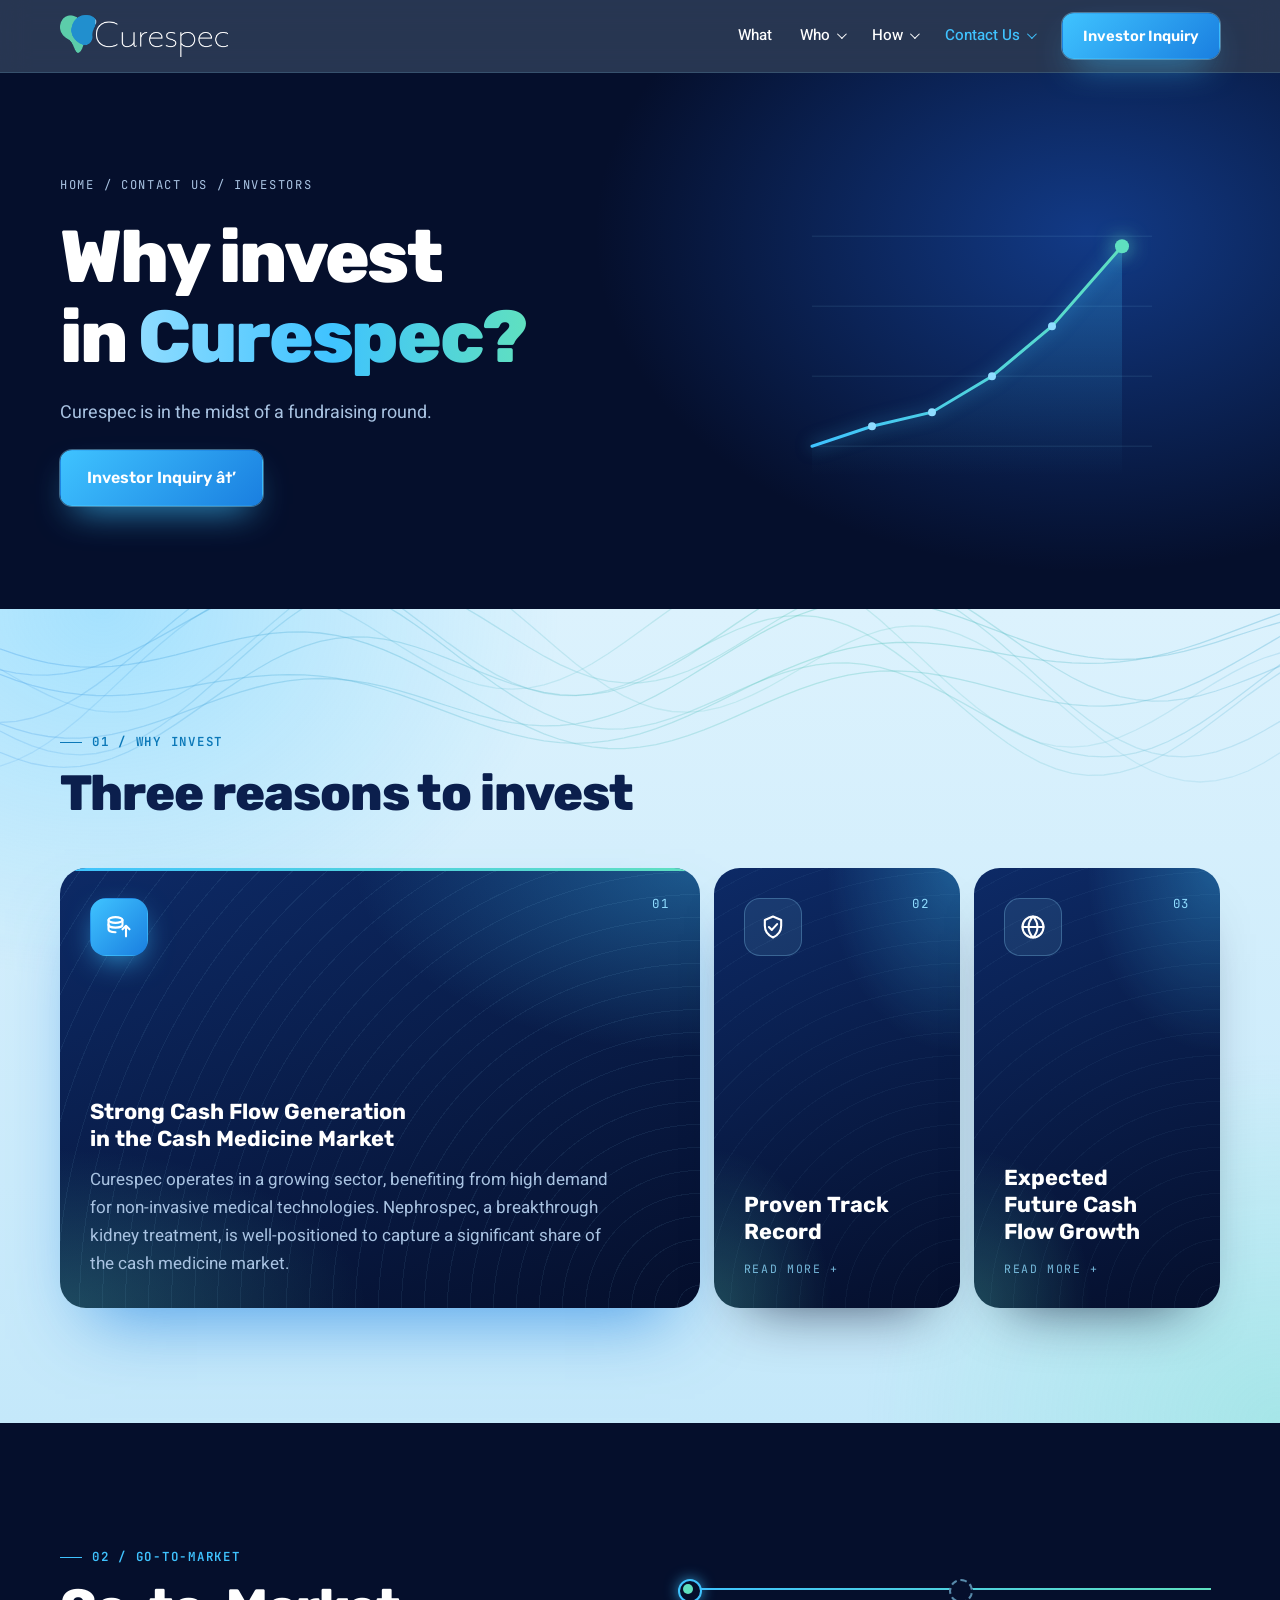
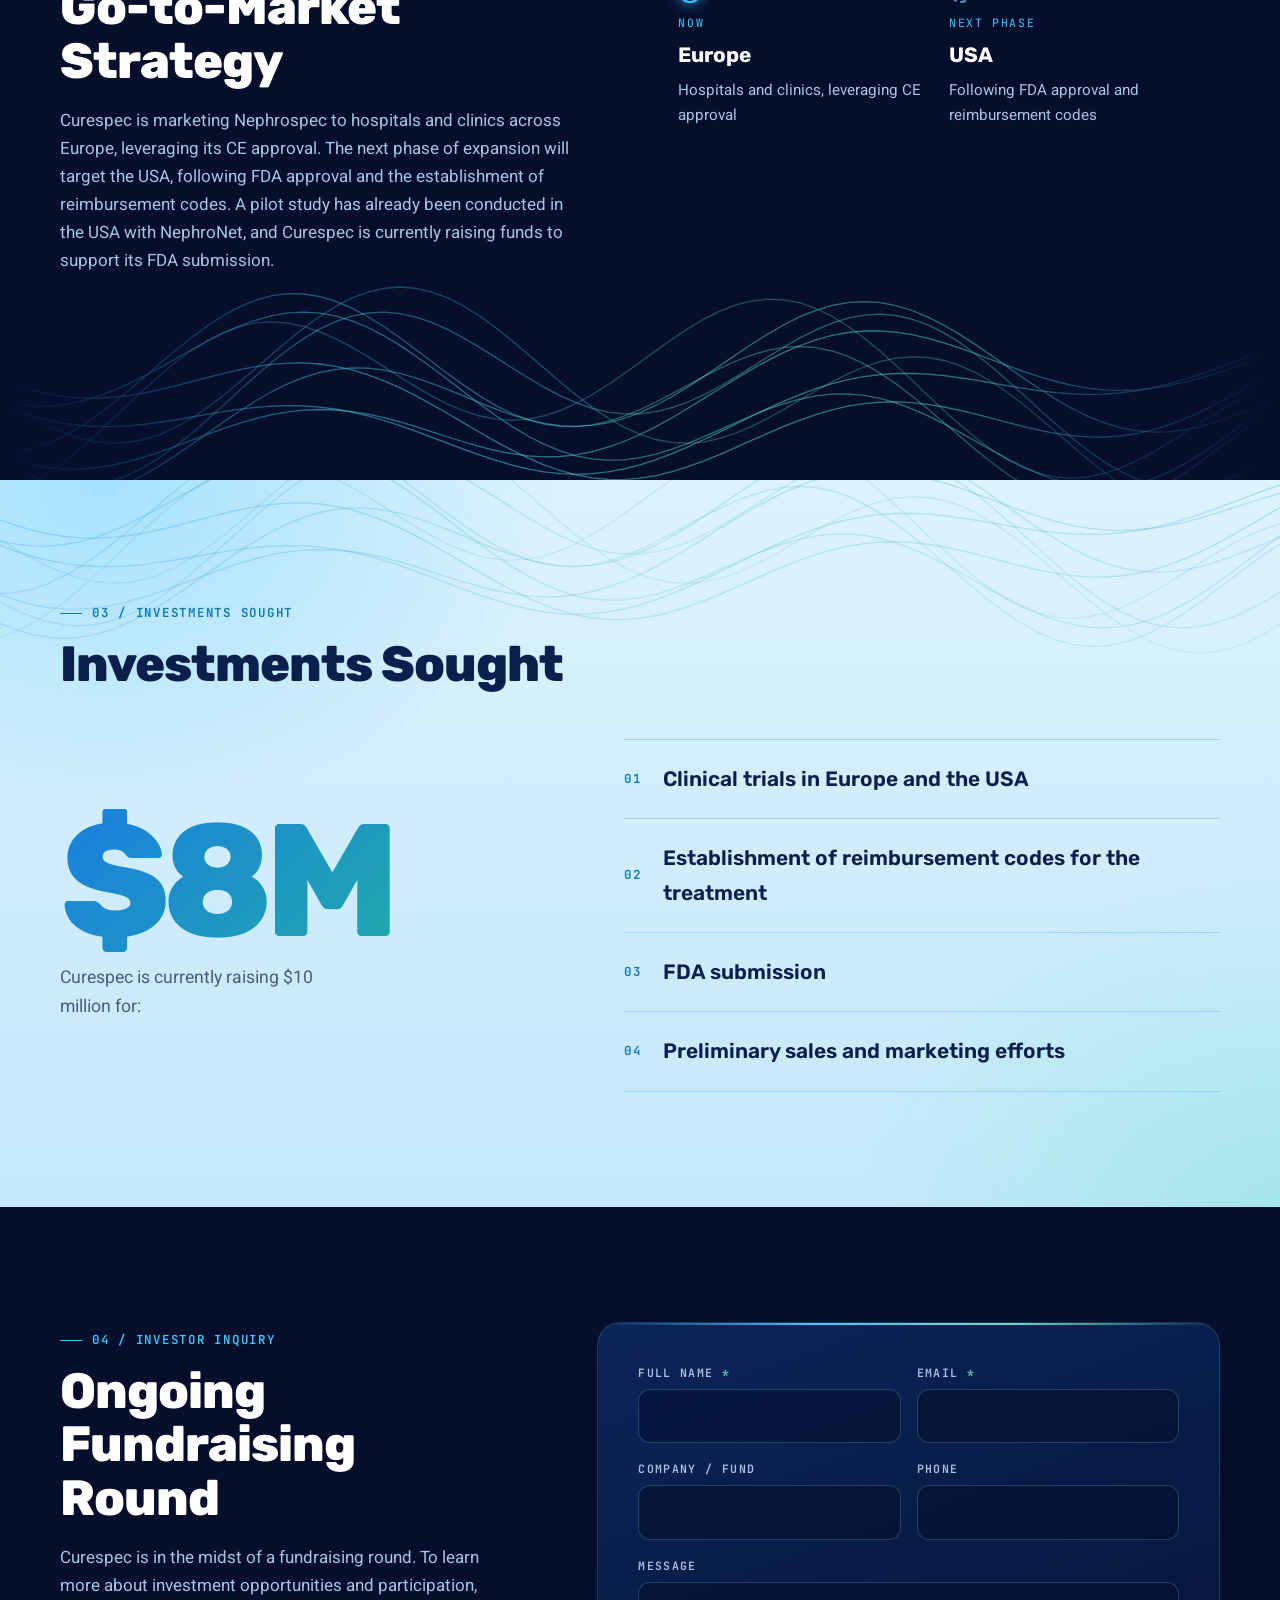
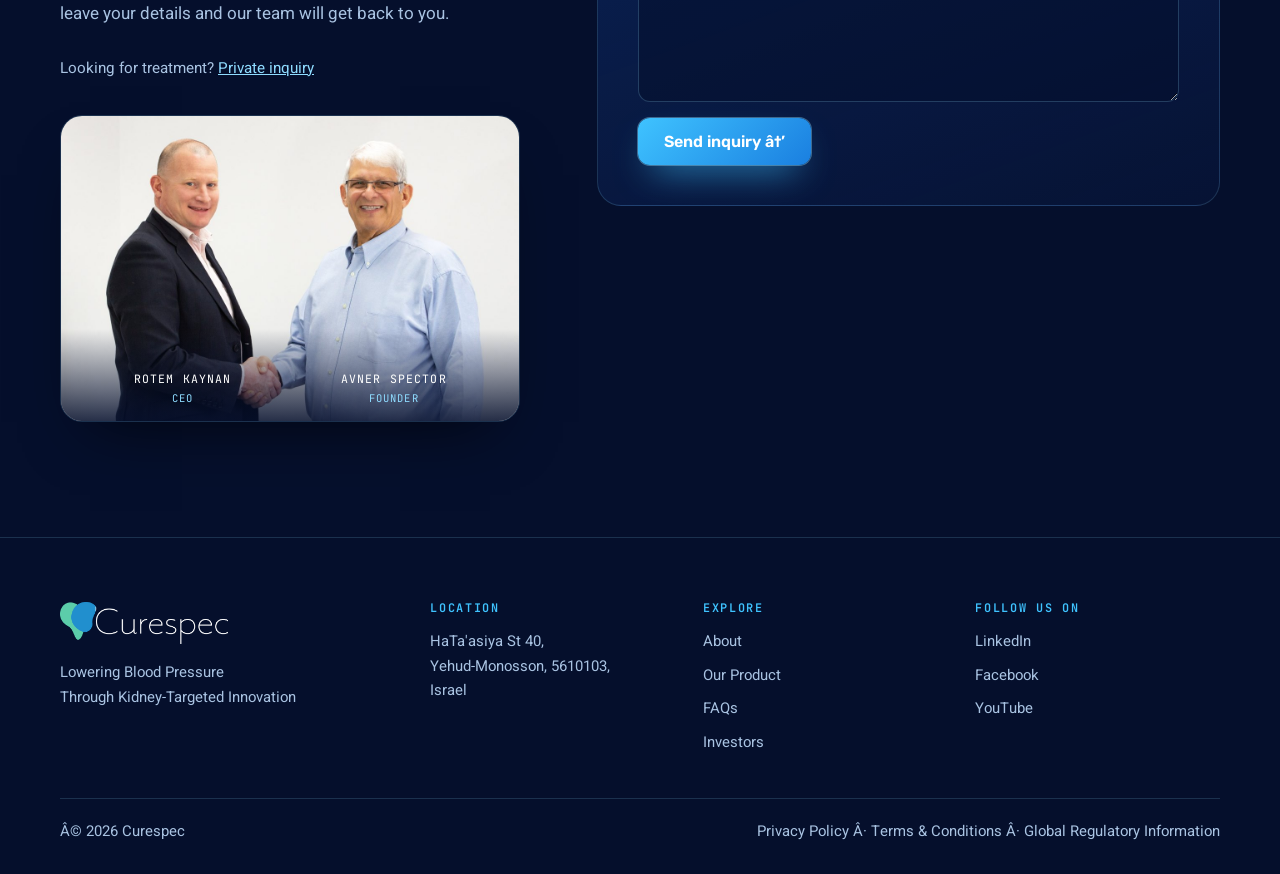
<file: investors.html>
<!doctype html>
<html lang="en">
<head>
<!-- Google tag (gtag.js) -->
<script async src="https://www.googletagmanager.com/gtag/js?id=AW-18036469544"></script>
<script>
 window.dataLayer = window.dataLayer || [];
 function gtag(){dataLayer.push(arguments);}
 gtag('js', new Date());
 gtag('config', 'AW-18036469544');
</script>

<script type="text/javascript">
    (function(c,l,a,r,i,t,y){
        c[a]=c[a]||function(){(c[a].q=c[a].q||[]).push(arguments)};
        t=l.createElement(r);t.async=1;t.src="https://www.clarity.ms/tag/"+i;
        y=l.getElementsByTagName(r)[0];y.parentNode.insertBefore(t,y);
    })(window, document, "clarity", "script", "w3dtjamm68");
</script>

<!-- Meta Pixel Code -->
<script>
!function(f,b,e,v,n,t,s)
{if(f.fbq)return;n=f.fbq=function(){n.callMethod?
n.callMethod.apply(n,arguments):n.queue.push(arguments)};
if(!f._fbq)f._fbq=n;n.push=n;n.loaded=!0;n.version='2.0';
n.queue=[];t=b.createElement(e);t.async=!0;
t.src=v;s=b.getElementsByTagName(e)[0];
s.parentNode.insertBefore(t,s)}(window, document,'script',
'https://connect.facebook.net/en_US/fbevents.js');
fbq('init', '1387872630185592');
fbq('track', 'PageView');
</script>
<noscript><img height="1" width="1" style="display:none"
src="https://www.facebook.com/tr?id=1387872630185592&ev=PageView&noscript=1"
/></noscript>
<!-- End Meta Pixel Code -->

<!-- Lead conversion helper - fires only after a real successful submit to the leads worker -->
<script>
function curespecTrackLead() {
  if (typeof gtag === 'function') {
    gtag('event', 'generate_lead');
    gtag('event', 'conversion', {
      'send_to': 'AW-18036469544/4YigCMPgp44cEKjeuphD',
      'value': 1.0,
      'currency': 'ILS'
    });
  }
  if (typeof fbq === 'function') {
    fbq('track', 'Lead');
  }
}
</script>

<meta charset="utf-8">
<meta name="viewport" content="width=device-width,initial-scale=1,viewport-fit=cover">
<title>Investors | Curespec</title>
<meta name="description" content="Why invest in Curespec: go-to-market strategy, investments sought and the ongoing fundraising round for Nephrospec™.">
<link rel="preconnect" href="https://fonts.googleapis.com"><link rel="preconnect" href="https://fonts.gstatic.com" crossorigin>
<link rel="stylesheet" href="https://fonts.googleapis.com/css2?family=Heebo:wght@400;500;600;700&family=Rubik:wght@500;600;700;800&family=JetBrains+Mono:wght@500;600&display=swap">
<style>
:root{--deep:#050f2c;--line-d:rgba(143,220,255,.16);--cyan:#3fc3ff;--glow:#8fdcff;--teal:#5fe0c0;--ground:#c4e8fa;--card:rgba(255,255,255,.55);--line:rgba(26,127,224,.22);--ink:#0b1f4d;--ink-2:#4a5d7e;--on-d:#fff;--on-d-2:#a9c3e2;--f-display:"Rubik",system-ui,sans-serif;--f-body:"Heebo",system-ui,sans-serif;--f-mono:"JetBrains Mono",ui-monospace,monospace;--r:18px;--max:1200px}
*{box-sizing:border-box}html{scroll-behavior:smooth}
body{margin:0;background:var(--ground);color:var(--ink);font-family:var(--f-body);font-size:17px;line-height:1.65;-webkit-font-smoothing:antialiased}
h1,h2,h3{font-family:var(--f-display);line-height:1.08;margin:0;text-wrap:balance}p{margin:0}a{color:inherit}img{max-width:100%;display:block}
:focus-visible{outline:2px solid var(--cyan);outline-offset:3px;border-radius:6px}
.wrap{max-width:var(--max);margin-inline:auto;padding-inline:max(20px,env(safe-area-inset-left,0px))}
section{padding-block:clamp(72px,9vw,120px)}
.tag{font-family:var(--f-mono);font-size:.78rem;font-weight:600;letter-spacing:.14em;text-transform:uppercase;color:var(--cyan);display:inline-flex;align-items:center;gap:10px}
.tag::before{content:"";width:22px;height:1px;background:currentColor}.light .tag{color:#0b78b8}
.dark{position:relative;background:var(--deep);color:var(--on-d);overflow:hidden}
.dark::before{content:"";position:absolute;inset:0;pointer-events:none;background-image:url("data:image/svg+xml,%3Csvg%20xmlns%3D%22http%3A%2F%2Fwww.w3.org%2F2000%2Fsvg%22%20width%3D%221600%22%20height%3D%22500%22%20viewBox%3D%220%200%201600%20500%22%3E%3Cdefs%3E%3ClinearGradient%20id%3D%22a%22%20x1%3D%220%22%20x2%3D%221%22%3E%3Cstop%20offset%3D%220%22%20stop-color%3D%22%233fc3ff%22%2F%3E%3Cstop%20offset%3D%22.5%22%20stop-color%3D%22%235fe0c0%22%2F%3E%3Cstop%20offset%3D%221%22%20stop-color%3D%22%233fc3ff%22%2F%3E%3C%2FlinearGradient%3E%3C%2Fdefs%3E%3Cg%20fill%3D%22none%22%20stroke%3D%22url%28%23a%29%22%20stroke-width%3D%221.3%22%3E%3Cpath%20d%3D%22M0%2C250.0%20L16%2C259.3%20L32%2C268.2%20L48%2C276.2%20L64%2C283.0%20L80%2C288.3%20L96%2C291.8%20L112%2C293.2%20L128%2C292.5%20L144%2C289.5%20L160%2C284.4%20L176%2C277.1%20L192%2C268.0%20L208%2C257.1%20L224%2C245.0%20L240%2C231.8%20L256%2C218.1%20L272%2C204.3%20L288%2C190.7%20L304%2C177.9%20L320%2C166.3%20L336%2C156.2%20L352%2C148.0%20L368%2C142.0%20L384%2C138.3%20L400%2C137.0%20L416%2C138.3%20L432%2C142.0%20L448%2C148.0%20L464%2C156.2%20L480%2C166.3%20L496%2C177.9%20L512%2C190.7%20L528%2C204.3%20L544%2C218.1%20L560%2C231.8%20L576%2C245.0%20L592%2C257.1%20L608%2C268.0%20L624%2C277.1%20L640%2C284.4%20L656%2C289.5%20L672%2C292.5%20L688%2C293.2%20L704%2C291.8%20L720%2C288.3%20L736%2C283.0%20L752%2C276.2%20L768%2C268.2%20L784%2C259.3%20L800%2C250.0%20L816%2C240.7%20L832%2C231.8%20L848%2C223.8%20L864%2C217.0%20L880%2C211.7%20L896%2C208.2%20L912%2C206.8%20L928%2C207.5%20L944%2C210.5%20L960%2C215.6%20L976%2C222.9%20L992%2C232.0%20L1008%2C242.9%20L1024%2C255.0%20L1040%2C268.2%20L1056%2C281.9%20L1072%2C295.7%20L1088%2C309.3%20L1104%2C322.1%20L1120%2C333.7%20L1136%2C343.8%20L1152%2C352.0%20L1168%2C358.0%20L1184%2C361.7%20L1200%2C363.0%20L1216%2C361.7%20L1232%2C358.0%20L1248%2C352.0%20L1264%2C343.8%20L1280%2C333.7%20L1296%2C322.1%20L1312%2C309.3%20L1328%2C295.7%20L1344%2C281.9%20L1360%2C268.2%20L1376%2C255.0%20L1392%2C242.9%20L1408%2C232.0%20L1424%2C222.9%20L1440%2C215.6%20L1456%2C210.5%20L1472%2C207.5%20L1488%2C206.8%20L1504%2C208.2%20L1520%2C211.7%20L1536%2C217.0%20L1552%2C223.8%20L1568%2C231.8%20L1584%2C240.7%20L1600%2C250.0%22%20stroke-opacity%3D%220.31%22%2F%3E%3Cpath%20d%3D%22M0%2C312.1%20L16%2C320.2%20L32%2C326.9%20L48%2C331.9%20L64%2C334.9%20L80%2C335.8%20L96%2C334.5%20L112%2C330.9%20L128%2C325.1%20L144%2C317.1%20L160%2C307.3%20L176%2C295.8%20L192%2C282.9%20L208%2C269.1%20L224%2C254.7%20L240%2C240.1%20L256%2C225.8%20L272%2C212.1%20L288%2C199.5%20L304%2C188.4%20L320%2C178.9%20L336%2C171.4%20L352%2C166.1%20L368%2C163.0%20L384%2C162.2%20L400%2C163.7%20L416%2C167.2%20L432%2C172.6%20L448%2C179.7%20L464%2C188.2%20L480%2C197.6%20L496%2C207.6%20L512%2C217.8%20L528%2C227.8%20L544%2C237.2%20L560%2C245.6%20L576%2C252.7%20L592%2C258.3%20L608%2C262.1%20L624%2C263.9%20L640%2C263.8%20L656%2C261.7%20L672%2C257.7%20L688%2C252.0%20L704%2C244.7%20L720%2C236.2%20L736%2C226.8%20L752%2C216.9%20L768%2C206.8%20L784%2C197.0%20L800%2C187.9%20L816%2C179.8%20L832%2C173.1%20L848%2C168.1%20L864%2C165.1%20L880%2C164.2%20L896%2C165.5%20L912%2C169.1%20L928%2C174.9%20L944%2C182.9%20L960%2C192.7%20L976%2C204.2%20L992%2C217.1%20L1008%2C230.9%20L1024%2C245.3%20L1040%2C259.9%20L1056%2C274.2%20L1072%2C287.9%20L1088%2C300.5%20L1104%2C311.6%20L1120%2C321.1%20L1136%2C328.6%20L1152%2C333.9%20L1168%2C337.0%20L1184%2C337.8%20L1200%2C336.3%20L1216%2C332.8%20L1232%2C327.4%20L1248%2C320.3%20L1264%2C311.8%20L1280%2C302.4%20L1296%2C292.4%20L1312%2C282.2%20L1328%2C272.2%20L1344%2C262.8%20L1360%2C254.4%20L1376%2C247.3%20L1392%2C241.7%20L1408%2C237.9%20L1424%2C236.1%20L1440%2C236.2%20L1456%2C238.3%20L1472%2C242.3%20L1488%2C248.0%20L1504%2C255.3%20L1520%2C263.8%20L1536%2C273.2%20L1552%2C283.1%20L1568%2C293.2%20L1584%2C303.0%20L1600%2C312.1%22%20stroke-opacity%3D%220.39%22%2F%3E%3Cpath%20d%3D%22M0%2C333.3%20L16%2C339.7%20L32%2C344.5%20L48%2C347.4%20L64%2C348.4%20L80%2C347.4%20L96%2C344.4%20L112%2C339.5%20L128%2C332.9%20L144%2C324.8%20L160%2C315.4%20L176%2C305.1%20L192%2C294.1%20L208%2C282.9%20L224%2C271.6%20L240%2C260.8%20L256%2C250.7%20L272%2C241.5%20L288%2C233.7%20L304%2C227.3%20L320%2C222.4%20L336%2C219.3%20L352%2C217.9%20L368%2C218.2%20L384%2C220.1%20L400%2C223.4%20L416%2C228.0%20L432%2C233.5%20L448%2C239.7%20L464%2C246.2%20L480%2C252.8%20L496%2C259.1%20L512%2C264.8%20L528%2C269.7%20L544%2C273.3%20L560%2C275.6%20L576%2C276.3%20L592%2C275.4%20L608%2C272.8%20L624%2C268.5%20L640%2C262.6%20L656%2C255.2%20L672%2C246.5%20L688%2C236.9%20L704%2C226.4%20L720%2C215.6%20L736%2C204.6%20L752%2C194.0%20L768%2C183.9%20L784%2C174.7%20L800%2C166.7%20L816%2C160.3%20L832%2C155.5%20L848%2C152.6%20L864%2C151.6%20L880%2C152.6%20L896%2C155.6%20L912%2C160.5%20L928%2C167.1%20L944%2C175.2%20L960%2C184.6%20L976%2C194.9%20L992%2C205.9%20L1008%2C217.1%20L1024%2C228.4%20L1040%2C239.2%20L1056%2C249.3%20L1072%2C258.5%20L1088%2C266.3%20L1104%2C272.7%20L1120%2C277.6%20L1136%2C280.7%20L1152%2C282.1%20L1168%2C281.8%20L1184%2C279.9%20L1200%2C276.6%20L1216%2C272.0%20L1232%2C266.5%20L1248%2C260.3%20L1264%2C253.8%20L1280%2C247.2%20L1296%2C240.9%20L1312%2C235.2%20L1328%2C230.3%20L1344%2C226.7%20L1360%2C224.4%20L1376%2C223.7%20L1392%2C224.6%20L1408%2C227.2%20L1424%2C231.5%20L1440%2C237.4%20L1456%2C244.8%20L1472%2C253.5%20L1488%2C263.1%20L1504%2C273.6%20L1520%2C284.4%20L1536%2C295.4%20L1552%2C306.0%20L1568%2C316.1%20L1584%2C325.3%20L1600%2C333.3%22%20stroke-opacity%3D%220.45%22%2F%3E%3Cpath%20d%3D%22M0%2C304.5%20L16%2C310.2%20L32%2C314.6%20L48%2C317.5%20L64%2C319.0%20L80%2C319.1%20L96%2C317.9%20L112%2C315.4%20L128%2C311.7%20L144%2C307.2%20L160%2C301.9%20L176%2C296.2%20L192%2C290.2%20L208%2C284.2%20L224%2C278.4%20L240%2C273.1%20L256%2C268.5%20L272%2C264.7%20L288%2C261.8%20L304%2C260.1%20L320%2C259.5%20L336%2C260.0%20L352%2C261.6%20L368%2C264.2%20L384%2C267.7%20L400%2C271.9%20L416%2C276.7%20L432%2C281.8%20L448%2C287.0%20L464%2C292.0%20L480%2C296.6%20L496%2C300.6%20L512%2C303.7%20L528%2C305.9%20L544%2C306.8%20L560%2C306.5%20L576%2C304.8%20L592%2C301.7%20L608%2C297.2%20L624%2C291.5%20L640%2C284.5%20L656%2C276.6%20L672%2C267.7%20L688%2C258.3%20L704%2C248.4%20L720%2C238.5%20L736%2C228.6%20L752%2C219.2%20L768%2C210.4%20L784%2C202.4%20L800%2C195.5%20L816%2C189.8%20L832%2C185.4%20L848%2C182.5%20L864%2C181.0%20L880%2C180.9%20L896%2C182.1%20L912%2C184.6%20L928%2C188.3%20L944%2C192.8%20L960%2C198.1%20L976%2C203.8%20L992%2C209.8%20L1008%2C215.8%20L1024%2C221.6%20L1040%2C226.9%20L1056%2C231.5%20L1072%2C235.3%20L1088%2C238.2%20L1104%2C239.9%20L1120%2C240.5%20L1136%2C240.0%20L1152%2C238.4%20L1168%2C235.8%20L1184%2C232.3%20L1200%2C228.1%20L1216%2C223.3%20L1232%2C218.2%20L1248%2C213.0%20L1264%2C208.0%20L1280%2C203.4%20L1296%2C199.4%20L1312%2C196.3%20L1328%2C194.1%20L1344%2C193.2%20L1360%2C193.5%20L1376%2C195.2%20L1392%2C198.3%20L1408%2C202.8%20L1424%2C208.5%20L1440%2C215.5%20L1456%2C223.4%20L1472%2C232.3%20L1488%2C241.7%20L1504%2C251.6%20L1520%2C261.5%20L1536%2C271.4%20L1552%2C280.8%20L1568%2C289.6%20L1584%2C297.6%20L1600%2C304.5%22%20stroke-opacity%3D%220.49%22%2F%3E%3Cpath%20d%3D%22M0%2C255.4%20L16%2C261.3%20L32%2C266.3%20L48%2C270.4%20L64%2C273.4%20L80%2C275.4%20L96%2C276.5%20L112%2C276.6%20L128%2C275.8%20L144%2C274.3%20L160%2C272.2%20L176%2C269.8%20L192%2C267.0%20L208%2C264.2%20L224%2C261.6%20L240%2C259.2%20L256%2C257.4%20L272%2C256.1%20L288%2C255.6%20L304%2C255.9%20L320%2C257.1%20L336%2C259.2%20L352%2C262.1%20L368%2C265.9%20L384%2C270.5%20L400%2C275.6%20L416%2C281.3%20L432%2C287.3%20L448%2C293.3%20L464%2C299.4%20L480%2C305.1%20L496%2C310.4%20L512%2C315.1%20L528%2C318.9%20L544%2C321.8%20L560%2C323.6%20L576%2C324.3%20L592%2C323.7%20L608%2C321.9%20L624%2C318.9%20L640%2C314.8%20L656%2C309.7%20L672%2C303.7%20L688%2C296.9%20L704%2C289.5%20L720%2C281.8%20L736%2C273.9%20L752%2C266.0%20L768%2C258.4%20L784%2C251.2%20L800%2C244.6%20L816%2C238.7%20L832%2C233.7%20L848%2C229.6%20L864%2C226.6%20L880%2C224.6%20L896%2C223.5%20L912%2C223.4%20L928%2C224.2%20L944%2C225.7%20L960%2C227.8%20L976%2C230.2%20L992%2C233.0%20L1008%2C235.8%20L1024%2C238.4%20L1040%2C240.8%20L1056%2C242.6%20L1072%2C243.9%20L1088%2C244.4%20L1104%2C244.1%20L1120%2C242.9%20L1136%2C240.8%20L1152%2C237.9%20L1168%2C234.1%20L1184%2C229.5%20L1200%2C224.4%20L1216%2C218.7%20L1232%2C212.7%20L1248%2C206.7%20L1264%2C200.6%20L1280%2C194.9%20L1296%2C189.6%20L1312%2C184.9%20L1328%2C181.1%20L1344%2C178.2%20L1360%2C176.4%20L1376%2C175.7%20L1392%2C176.3%20L1408%2C178.1%20L1424%2C181.1%20L1440%2C185.2%20L1456%2C190.3%20L1472%2C196.3%20L1488%2C203.1%20L1504%2C210.5%20L1520%2C218.2%20L1536%2C226.1%20L1552%2C234.0%20L1568%2C241.6%20L1584%2C248.8%20L1600%2C255.4%22%20stroke-opacity%3D%220.5%22%2F%3E%3Cpath%20d%3D%22M0%2C229.9%20L16%2C235.4%20L32%2C240.1%20L48%2C243.8%20L64%2C246.4%20L80%2C247.8%20L96%2C248.1%20L112%2C247.4%20L128%2C245.6%20L144%2C243.0%20L160%2C239.6%20L176%2C235.8%20L192%2C231.6%20L208%2C227.4%20L224%2C223.3%20L240%2C219.6%20L256%2C216.6%20L272%2C214.3%20L288%2C213.1%20L304%2C212.9%20L320%2C214.0%20L336%2C216.3%20L352%2C219.9%20L368%2C224.8%20L384%2C230.9%20L400%2C237.9%20L416%2C245.9%20L432%2C254.6%20L448%2C263.7%20L464%2C273.1%20L480%2C282.5%20L496%2C291.6%20L512%2C300.1%20L528%2C307.9%20L544%2C314.8%20L560%2C320.5%20L576%2C324.9%20L592%2C327.9%20L608%2C329.5%20L624%2C329.6%20L640%2C328.2%20L656%2C325.6%20L672%2C321.7%20L688%2C316.7%20L704%2C310.8%20L720%2C304.3%20L736%2C297.4%20L752%2C290.2%20L768%2C283.2%20L784%2C276.4%20L800%2C270.1%20L816%2C264.6%20L832%2C259.9%20L848%2C256.2%20L864%2C253.6%20L880%2C252.2%20L896%2C251.9%20L912%2C252.6%20L928%2C254.4%20L944%2C257.0%20L960%2C260.4%20L976%2C264.2%20L992%2C268.4%20L1008%2C272.6%20L1024%2C276.7%20L1040%2C280.4%20L1056%2C283.4%20L1072%2C285.7%20L1088%2C286.9%20L1104%2C287.1%20L1120%2C286.0%20L1136%2C283.7%20L1152%2C280.1%20L1168%2C275.2%20L1184%2C269.1%20L1200%2C262.1%20L1216%2C254.1%20L1232%2C245.4%20L1248%2C236.3%20L1264%2C226.9%20L1280%2C217.5%20L1296%2C208.4%20L1312%2C199.9%20L1328%2C192.1%20L1344%2C185.2%20L1360%2C179.5%20L1376%2C175.1%20L1392%2C172.1%20L1408%2C170.5%20L1424%2C170.4%20L1440%2C171.8%20L1456%2C174.4%20L1472%2C178.3%20L1488%2C183.3%20L1504%2C189.2%20L1520%2C195.7%20L1536%2C202.6%20L1552%2C209.8%20L1568%2C216.8%20L1584%2C223.6%20L1600%2C229.9%22%20stroke-opacity%3D%220.49%22%2F%3E%3Cpath%20d%3D%22M0%2C250.9%20L16%2C254.1%20L32%2C255.9%20L48%2C256.1%20L64%2C254.6%20L80%2C251.6%20L96%2C247.1%20L112%2C241.2%20L128%2C234.2%20L144%2C226.2%20L160%2C217.6%20L176%2C208.6%20L192%2C199.6%20L208%2C190.9%20L224%2C182.9%20L240%2C175.8%20L256%2C170.0%20L272%2C165.6%20L288%2C162.9%20L304%2C162.1%20L320%2C163.1%20L336%2C166.1%20L352%2C170.9%20L368%2C177.5%20L384%2C185.8%20L400%2C195.4%20L416%2C206.2%20L432%2C217.7%20L448%2C229.8%20L464%2C242.1%20L480%2C254.2%20L496%2C265.7%20L512%2C276.4%20L528%2C286.0%20L544%2C294.2%20L560%2C300.8%20L576%2C305.8%20L592%2C308.9%20L608%2C310.2%20L624%2C309.8%20L640%2C307.7%20L656%2C304.1%20L672%2C299.2%20L688%2C293.3%20L704%2C286.7%20L720%2C279.6%20L736%2C272.5%20L752%2C265.5%20L768%2C259.1%20L784%2C253.6%20L800%2C249.1%20L816%2C245.9%20L832%2C244.1%20L848%2C243.9%20L864%2C245.4%20L880%2C248.4%20L896%2C252.9%20L912%2C258.8%20L928%2C265.8%20L944%2C273.8%20L960%2C282.4%20L976%2C291.4%20L992%2C300.4%20L1008%2C309.1%20L1024%2C317.1%20L1040%2C324.2%20L1056%2C330.0%20L1072%2C334.4%20L1088%2C337.1%20L1104%2C337.9%20L1120%2C336.9%20L1136%2C333.9%20L1152%2C329.1%20L1168%2C322.5%20L1184%2C314.2%20L1200%2C304.6%20L1216%2C293.8%20L1232%2C282.3%20L1248%2C270.2%20L1264%2C257.9%20L1280%2C245.8%20L1296%2C234.3%20L1312%2C223.6%20L1328%2C214.0%20L1344%2C205.8%20L1360%2C199.2%20L1376%2C194.2%20L1392%2C191.1%20L1408%2C189.8%20L1424%2C190.2%20L1440%2C192.3%20L1456%2C195.9%20L1472%2C200.8%20L1488%2C206.7%20L1504%2C213.3%20L1520%2C220.4%20L1536%2C227.5%20L1552%2C234.5%20L1568%2C240.9%20L1584%2C246.4%20L1600%2C250.9%22%20stroke-opacity%3D%220.45%22%2F%3E%3Cpath%20d%3D%22M0%2C303.5%20L16%2C302.3%20L32%2C299.0%20L48%2C293.6%20L64%2C286.1%20L80%2C276.9%20L96%2C266.1%20L112%2C254.0%20L128%2C240.9%20L144%2C227.3%20L160%2C213.5%20L176%2C200.1%20L192%2C187.3%20L208%2C175.5%20L224%2C165.2%20L240%2C156.7%20L256%2C150.1%20L272%2C145.7%20L288%2C143.7%20L304%2C144.0%20L320%2C146.6%20L336%2C151.3%20L352%2C158.1%20L368%2C166.7%20L384%2C176.7%20L400%2C187.8%20L416%2C199.7%20L432%2C211.8%20L448%2C223.9%20L464%2C235.4%20L480%2C246.1%20L496%2C255.6%20L512%2C263.5%20L528%2C269.7%20L544%2C274.0%20L560%2C276.3%20L576%2C276.6%20L592%2C274.9%20L608%2C271.4%20L624%2C266.2%20L640%2C259.6%20L656%2C252.0%20L672%2C243.7%20L688%2C235.0%20L704%2C226.4%20L720%2C218.3%20L736%2C211.0%20L752%2C204.9%20L768%2C200.3%20L784%2C197.4%20L800%2C196.5%20L816%2C197.7%20L832%2C201.0%20L848%2C206.4%20L864%2C213.9%20L880%2C223.1%20L896%2C233.9%20L912%2C246.0%20L928%2C259.1%20L944%2C272.7%20L960%2C286.5%20L976%2C299.9%20L992%2C312.7%20L1008%2C324.5%20L1024%2C334.8%20L1040%2C343.3%20L1056%2C349.9%20L1072%2C354.3%20L1088%2C356.3%20L1104%2C356.0%20L1120%2C353.4%20L1136%2C348.7%20L1152%2C341.9%20L1168%2C333.3%20L1184%2C323.3%20L1200%2C312.2%20L1216%2C300.3%20L1232%2C288.2%20L1248%2C276.1%20L1264%2C264.6%20L1280%2C253.9%20L1296%2C244.4%20L1312%2C236.5%20L1328%2C230.3%20L1344%2C226.0%20L1360%2C223.7%20L1376%2C223.4%20L1392%2C225.1%20L1408%2C228.6%20L1424%2C233.8%20L1440%2C240.4%20L1456%2C248.0%20L1472%2C256.3%20L1488%2C265.0%20L1504%2C273.6%20L1520%2C281.7%20L1536%2C289.0%20L1552%2C295.1%20L1568%2C299.7%20L1584%2C302.6%20L1600%2C303.5%22%20stroke-opacity%3D%220.39%22%2F%3E%3Cpath%20d%3D%22M0%2C347.1%20L16%2C341.5%20L32%2C333.7%20L48%2C323.8%20L64%2C312.1%20L80%2C298.9%20L96%2C284.6%20L112%2C269.6%20L128%2C254.5%20L144%2C239.5%20L160%2C225.2%20L176%2C211.9%20L192%2C200.1%20L208%2C190.1%20L224%2C182.1%20L240%2C176.4%20L256%2C172.9%20L272%2C171.8%20L288%2C173.1%20L304%2C176.5%20L320%2C181.9%20L336%2C189.0%20L352%2C197.4%20L368%2C206.8%20L384%2C216.9%20L400%2C227.0%20L416%2C236.9%20L432%2C246.1%20L448%2C254.3%20L464%2C261.0%20L480%2C266.0%20L496%2C269.1%20L512%2C270.2%20L528%2C269.1%20L544%2C265.9%20L560%2C260.6%20L576%2C253.5%20L592%2C244.8%20L608%2C234.8%20L624%2C223.8%20L640%2C212.2%20L656%2C200.6%20L672%2C189.2%20L688%2C178.6%20L704%2C169.1%20L720%2C161.1%20L736%2C154.9%20L752%2C150.9%20L768%2C149.1%20L784%2C149.8%20L800%2C152.9%20L816%2C158.5%20L832%2C166.3%20L848%2C176.2%20L864%2C187.9%20L880%2C201.1%20L896%2C215.4%20L912%2C230.4%20L928%2C245.5%20L944%2C260.5%20L960%2C274.8%20L976%2C288.1%20L992%2C299.9%20L1008%2C309.9%20L1024%2C317.9%20L1040%2C323.6%20L1056%2C327.1%20L1072%2C328.2%20L1088%2C326.9%20L1104%2C323.5%20L1120%2C318.1%20L1136%2C311.0%20L1152%2C302.6%20L1168%2C293.2%20L1184%2C283.1%20L1200%2C273.0%20L1216%2C263.1%20L1232%2C253.9%20L1248%2C245.7%20L1264%2C239.0%20L1280%2C234.0%20L1296%2C230.9%20L1312%2C229.8%20L1328%2C230.9%20L1344%2C234.1%20L1360%2C239.4%20L1376%2C246.5%20L1392%2C255.2%20L1408%2C265.2%20L1424%2C276.2%20L1440%2C287.8%20L1456%2C299.4%20L1472%2C310.8%20L1488%2C321.4%20L1504%2C330.9%20L1520%2C338.9%20L1536%2C345.1%20L1552%2C349.1%20L1568%2C350.9%20L1584%2C350.2%20L1600%2C347.1%22%20stroke-opacity%3D%220.31%22%2F%3E%3C%2Fg%3E%3C%2Fsvg%3E");background-repeat:repeat-x;background-size:1600px 500px;background-position:0 calc(100% + 170px);animation:drift 70s linear infinite;mask-image:linear-gradient(90deg,transparent,#000 25%,#000 75%,transparent);-webkit-mask-image:linear-gradient(90deg,transparent,#000 25%,#000 75%,transparent)}
.cta::before,.page-hero::before{display:none}
@keyframes drift{to{background-position-x:1600px}}
.btn{display:inline-flex;align-items:center;gap:10px;font-family:var(--f-display);font-weight:600;font-size:1rem;border-radius:12px;padding:14px 26px;text-decoration:none;border:1px solid transparent;transition:transform .15s}
.btn:hover{transform:translateY(-2px)}
.btn-primary{background:linear-gradient(135deg,#3fc3ff,#1a7fe0);color:#fff;box-shadow:0 0 0 1px rgba(143,220,255,.4),0 16px 36px -14px rgba(63,195,255,.85)}
.logo{display:block;width:168px;flex:none}
.logo i{display:block;aspect-ratio:600/149;background:url("[data-uri]") center/contain no-repeat}
.top{position:sticky;top:0;z-index:20;background:rgba(5,15,44,.82);backdrop-filter:blur(14px);border-bottom:1px solid var(--line-d)}
.top .wrap{display:flex;align-items:center;gap:28px;min-height:72px}
.nav{display:flex;gap:28px;margin-inline-start:auto;align-items:center;font-weight:500;font-size:.95rem;color:var(--on-d)}
.nav>a,.dd>button{color:var(--on-d);text-decoration:none;font:inherit;background:none;border:0;cursor:pointer;padding:0;display:flex;gap:7px;align-items:center}
.dd>button[aria-current],.dd-menu a[aria-current]{color:var(--cyan)}
.dd{position:relative}
.dd>button::after{content:"";width:6px;height:6px;border-right:1.5px solid currentColor;border-bottom:1.5px solid currentColor;transform:rotate(45deg) translateY(-2px)}
.dd-menu{position:absolute;top:calc(100% + 14px);inset-inline-start:-16px;min-width:220px;background:#0b1c47;border:1px solid var(--line-d);border-radius:14px;padding:8px;display:none;box-shadow:0 24px 50px -20px rgba(0,0,0,.6)}
.dd-menu::before{content:"";position:absolute;inset:-16px 0 auto;height:16px}
.dd:hover .dd-menu,.dd:focus-within .dd-menu{display:grid}
.dd-menu a{padding:10px 12px;border-radius:8px;text-decoration:none;color:var(--on-d-2)}
.dd-menu a:hover{background:rgba(63,195,255,.1);color:#fff}
.top .btn{padding:10px 20px;font-size:.92rem}
.menu{display:none;margin-inline-start:auto}
.menu summary{list-style:none;cursor:pointer;color:#fff;font-family:var(--f-mono);font-size:.85rem;letter-spacing:.1em;padding:8px 14px;border:1px solid var(--line-d);border-radius:10px}
.menu summary::-webkit-details-marker{display:none}
.menu nav{position:fixed;inset-inline:0;top:72px;background:#07163b;border-bottom:1px solid var(--line-d);padding:10px 20px 22px;display:grid;max-height:calc(100vh - 72px);overflow:auto}
.menu nav b{font-family:var(--f-mono);font-size:.72rem;letter-spacing:.14em;color:var(--cyan);margin-top:16px}
.menu nav a{padding:11px 0;color:#fff;text-decoration:none;border-bottom:1px solid var(--line-d)}
@media (max-width:980px){.nav,.top .btn{display:none}.menu{display:block}}

.page-hero{padding-block:clamp(64px,8vw,104px);background:radial-gradient(55% 90% at 85% 30%,#123a86 0%,transparent 70%),var(--deep)}
.page-hero .wrap{position:relative;display:grid;gap:18px}
.crumb{font-family:var(--f-mono);font-size:.76rem;letter-spacing:.14em;color:var(--on-d-2);text-transform:uppercase}
.crumb a{text-decoration:none}.crumb a:hover{color:#fff}
.page-hero h1{font-size:clamp(2.6rem,6vw,4.6rem);font-weight:800;letter-spacing:-.03em}
.page-hero h1 span{background:linear-gradient(90deg,#8fdcff,#3fc3ff 50%,#5fe0c0);-webkit-background-clip:text;background-clip:text;color:transparent}
.pulse{position:absolute;inset:0;pointer-events:none;overflow:hidden}
.pulse i{position:absolute;right:12%;top:50%;width:520px;height:520px;margin:-260px -260px 0 0;border-radius:50%;border:1px solid rgba(143,220,255,.4);transform:scale(.15);opacity:0;animation:ring 8s linear infinite}
.pulse i:nth-child(2){animation-delay:2.6s}.pulse i:nth-child(3){animation-delay:5.2s}
@keyframes ring{0%{transform:scale(.15);opacity:0}12%{opacity:.7}100%{transform:scale(1.6);opacity:0}}

.light{position:relative;overflow:hidden;background:radial-gradient(55% 70% at 8% 0%,rgba(63,195,255,.35),transparent 65%),radial-gradient(50% 70% at 100% 100%,rgba(95,224,192,.3),transparent 65%),linear-gradient(180deg,#dcf2fd 0%,#c4e8fa 100%)}
.light::before{content:"";position:absolute;inset:0;pointer-events:none;background-image:url("data:image/svg+xml,%3Csvg%20xmlns%3D%22http%3A%2F%2Fwww.w3.org%2F2000%2Fsvg%22%20width%3D%221600%22%20height%3D%22500%22%20viewBox%3D%220%200%201600%20500%22%3E%3Cdefs%3E%3ClinearGradient%20id%3D%22a%22%20x1%3D%220%22%20x2%3D%221%22%3E%3Cstop%20offset%3D%220%22%20stop-color%3D%22%231a7fe0%22%2F%3E%3Cstop%20offset%3D%22.5%22%20stop-color%3D%22%2322b59a%22%2F%3E%3Cstop%20offset%3D%221%22%20stop-color%3D%22%231a7fe0%22%2F%3E%3C%2FlinearGradient%3E%3C%2Fdefs%3E%3Cg%20fill%3D%22none%22%20stroke%3D%22url%28%23a%29%22%20stroke-width%3D%221.3%22%3E%3Cpath%20d%3D%22M0%2C250.0%20L16%2C259.3%20L32%2C268.2%20L48%2C276.2%20L64%2C283.0%20L80%2C288.3%20L96%2C291.8%20L112%2C293.2%20L128%2C292.5%20L144%2C289.5%20L160%2C284.4%20L176%2C277.1%20L192%2C268.0%20L208%2C257.1%20L224%2C245.0%20L240%2C231.8%20L256%2C218.1%20L272%2C204.3%20L288%2C190.7%20L304%2C177.9%20L320%2C166.3%20L336%2C156.2%20L352%2C148.0%20L368%2C142.0%20L384%2C138.3%20L400%2C137.0%20L416%2C138.3%20L432%2C142.0%20L448%2C148.0%20L464%2C156.2%20L480%2C166.3%20L496%2C177.9%20L512%2C190.7%20L528%2C204.3%20L544%2C218.1%20L560%2C231.8%20L576%2C245.0%20L592%2C257.1%20L608%2C268.0%20L624%2C277.1%20L640%2C284.4%20L656%2C289.5%20L672%2C292.5%20L688%2C293.2%20L704%2C291.8%20L720%2C288.3%20L736%2C283.0%20L752%2C276.2%20L768%2C268.2%20L784%2C259.3%20L800%2C250.0%20L816%2C240.7%20L832%2C231.8%20L848%2C223.8%20L864%2C217.0%20L880%2C211.7%20L896%2C208.2%20L912%2C206.8%20L928%2C207.5%20L944%2C210.5%20L960%2C215.6%20L976%2C222.9%20L992%2C232.0%20L1008%2C242.9%20L1024%2C255.0%20L1040%2C268.2%20L1056%2C281.9%20L1072%2C295.7%20L1088%2C309.3%20L1104%2C322.1%20L1120%2C333.7%20L1136%2C343.8%20L1152%2C352.0%20L1168%2C358.0%20L1184%2C361.7%20L1200%2C363.0%20L1216%2C361.7%20L1232%2C358.0%20L1248%2C352.0%20L1264%2C343.8%20L1280%2C333.7%20L1296%2C322.1%20L1312%2C309.3%20L1328%2C295.7%20L1344%2C281.9%20L1360%2C268.2%20L1376%2C255.0%20L1392%2C242.9%20L1408%2C232.0%20L1424%2C222.9%20L1440%2C215.6%20L1456%2C210.5%20L1472%2C207.5%20L1488%2C206.8%20L1504%2C208.2%20L1520%2C211.7%20L1536%2C217.0%20L1552%2C223.8%20L1568%2C231.8%20L1584%2C240.7%20L1600%2C250.0%22%20stroke-opacity%3D%220.22%22%2F%3E%3Cpath%20d%3D%22M0%2C312.1%20L16%2C320.2%20L32%2C326.9%20L48%2C331.9%20L64%2C334.9%20L80%2C335.8%20L96%2C334.5%20L112%2C330.9%20L128%2C325.1%20L144%2C317.1%20L160%2C307.3%20L176%2C295.8%20L192%2C282.9%20L208%2C269.1%20L224%2C254.7%20L240%2C240.1%20L256%2C225.8%20L272%2C212.1%20L288%2C199.5%20L304%2C188.4%20L320%2C178.9%20L336%2C171.4%20L352%2C166.1%20L368%2C163.0%20L384%2C162.2%20L400%2C163.7%20L416%2C167.2%20L432%2C172.6%20L448%2C179.7%20L464%2C188.2%20L480%2C197.6%20L496%2C207.6%20L512%2C217.8%20L528%2C227.8%20L544%2C237.2%20L560%2C245.6%20L576%2C252.7%20L592%2C258.3%20L608%2C262.1%20L624%2C263.9%20L640%2C263.8%20L656%2C261.7%20L672%2C257.7%20L688%2C252.0%20L704%2C244.7%20L720%2C236.2%20L736%2C226.8%20L752%2C216.9%20L768%2C206.8%20L784%2C197.0%20L800%2C187.9%20L816%2C179.8%20L832%2C173.1%20L848%2C168.1%20L864%2C165.1%20L880%2C164.2%20L896%2C165.5%20L912%2C169.1%20L928%2C174.9%20L944%2C182.9%20L960%2C192.7%20L976%2C204.2%20L992%2C217.1%20L1008%2C230.9%20L1024%2C245.3%20L1040%2C259.9%20L1056%2C274.2%20L1072%2C287.9%20L1088%2C300.5%20L1104%2C311.6%20L1120%2C321.1%20L1136%2C328.6%20L1152%2C333.9%20L1168%2C337.0%20L1184%2C337.8%20L1200%2C336.3%20L1216%2C332.8%20L1232%2C327.4%20L1248%2C320.3%20L1264%2C311.8%20L1280%2C302.4%20L1296%2C292.4%20L1312%2C282.2%20L1328%2C272.2%20L1344%2C262.8%20L1360%2C254.4%20L1376%2C247.3%20L1392%2C241.7%20L1408%2C237.9%20L1424%2C236.1%20L1440%2C236.2%20L1456%2C238.3%20L1472%2C242.3%20L1488%2C248.0%20L1504%2C255.3%20L1520%2C263.8%20L1536%2C273.2%20L1552%2C283.1%20L1568%2C293.2%20L1584%2C303.0%20L1600%2C312.1%22%20stroke-opacity%3D%220.27%22%2F%3E%3Cpath%20d%3D%22M0%2C333.3%20L16%2C339.7%20L32%2C344.5%20L48%2C347.4%20L64%2C348.4%20L80%2C347.4%20L96%2C344.4%20L112%2C339.5%20L128%2C332.9%20L144%2C324.8%20L160%2C315.4%20L176%2C305.1%20L192%2C294.1%20L208%2C282.9%20L224%2C271.6%20L240%2C260.8%20L256%2C250.7%20L272%2C241.5%20L288%2C233.7%20L304%2C227.3%20L320%2C222.4%20L336%2C219.3%20L352%2C217.9%20L368%2C218.2%20L384%2C220.1%20L400%2C223.4%20L416%2C228.0%20L432%2C233.5%20L448%2C239.7%20L464%2C246.2%20L480%2C252.8%20L496%2C259.1%20L512%2C264.8%20L528%2C269.7%20L544%2C273.3%20L560%2C275.6%20L576%2C276.3%20L592%2C275.4%20L608%2C272.8%20L624%2C268.5%20L640%2C262.6%20L656%2C255.2%20L672%2C246.5%20L688%2C236.9%20L704%2C226.4%20L720%2C215.6%20L736%2C204.6%20L752%2C194.0%20L768%2C183.9%20L784%2C174.7%20L800%2C166.7%20L816%2C160.3%20L832%2C155.5%20L848%2C152.6%20L864%2C151.6%20L880%2C152.6%20L896%2C155.6%20L912%2C160.5%20L928%2C167.1%20L944%2C175.2%20L960%2C184.6%20L976%2C194.9%20L992%2C205.9%20L1008%2C217.1%20L1024%2C228.4%20L1040%2C239.2%20L1056%2C249.3%20L1072%2C258.5%20L1088%2C266.3%20L1104%2C272.7%20L1120%2C277.6%20L1136%2C280.7%20L1152%2C282.1%20L1168%2C281.8%20L1184%2C279.9%20L1200%2C276.6%20L1216%2C272.0%20L1232%2C266.5%20L1248%2C260.3%20L1264%2C253.8%20L1280%2C247.2%20L1296%2C240.9%20L1312%2C235.2%20L1328%2C230.3%20L1344%2C226.7%20L1360%2C224.4%20L1376%2C223.7%20L1392%2C224.6%20L1408%2C227.2%20L1424%2C231.5%20L1440%2C237.4%20L1456%2C244.8%20L1472%2C253.5%20L1488%2C263.1%20L1504%2C273.6%20L1520%2C284.4%20L1536%2C295.4%20L1552%2C306.0%20L1568%2C316.1%20L1584%2C325.3%20L1600%2C333.3%22%20stroke-opacity%3D%220.31%22%2F%3E%3Cpath%20d%3D%22M0%2C304.5%20L16%2C310.2%20L32%2C314.6%20L48%2C317.5%20L64%2C319.0%20L80%2C319.1%20L96%2C317.9%20L112%2C315.4%20L128%2C311.7%20L144%2C307.2%20L160%2C301.9%20L176%2C296.2%20L192%2C290.2%20L208%2C284.2%20L224%2C278.4%20L240%2C273.1%20L256%2C268.5%20L272%2C264.7%20L288%2C261.8%20L304%2C260.1%20L320%2C259.5%20L336%2C260.0%20L352%2C261.6%20L368%2C264.2%20L384%2C267.7%20L400%2C271.9%20L416%2C276.7%20L432%2C281.8%20L448%2C287.0%20L464%2C292.0%20L480%2C296.6%20L496%2C300.6%20L512%2C303.7%20L528%2C305.9%20L544%2C306.8%20L560%2C306.5%20L576%2C304.8%20L592%2C301.7%20L608%2C297.2%20L624%2C291.5%20L640%2C284.5%20L656%2C276.6%20L672%2C267.7%20L688%2C258.3%20L704%2C248.4%20L720%2C238.5%20L736%2C228.6%20L752%2C219.2%20L768%2C210.4%20L784%2C202.4%20L800%2C195.5%20L816%2C189.8%20L832%2C185.4%20L848%2C182.5%20L864%2C181.0%20L880%2C180.9%20L896%2C182.1%20L912%2C184.6%20L928%2C188.3%20L944%2C192.8%20L960%2C198.1%20L976%2C203.8%20L992%2C209.8%20L1008%2C215.8%20L1024%2C221.6%20L1040%2C226.9%20L1056%2C231.5%20L1072%2C235.3%20L1088%2C238.2%20L1104%2C239.9%20L1120%2C240.5%20L1136%2C240.0%20L1152%2C238.4%20L1168%2C235.8%20L1184%2C232.3%20L1200%2C228.1%20L1216%2C223.3%20L1232%2C218.2%20L1248%2C213.0%20L1264%2C208.0%20L1280%2C203.4%20L1296%2C199.4%20L1312%2C196.3%20L1328%2C194.1%20L1344%2C193.2%20L1360%2C193.5%20L1376%2C195.2%20L1392%2C198.3%20L1408%2C202.8%20L1424%2C208.5%20L1440%2C215.5%20L1456%2C223.4%20L1472%2C232.3%20L1488%2C241.7%20L1504%2C251.6%20L1520%2C261.5%20L1536%2C271.4%20L1552%2C280.8%20L1568%2C289.6%20L1584%2C297.6%20L1600%2C304.5%22%20stroke-opacity%3D%220.34%22%2F%3E%3Cpath%20d%3D%22M0%2C255.4%20L16%2C261.3%20L32%2C266.3%20L48%2C270.4%20L64%2C273.4%20L80%2C275.4%20L96%2C276.5%20L112%2C276.6%20L128%2C275.8%20L144%2C274.3%20L160%2C272.2%20L176%2C269.8%20L192%2C267.0%20L208%2C264.2%20L224%2C261.6%20L240%2C259.2%20L256%2C257.4%20L272%2C256.1%20L288%2C255.6%20L304%2C255.9%20L320%2C257.1%20L336%2C259.2%20L352%2C262.1%20L368%2C265.9%20L384%2C270.5%20L400%2C275.6%20L416%2C281.3%20L432%2C287.3%20L448%2C293.3%20L464%2C299.4%20L480%2C305.1%20L496%2C310.4%20L512%2C315.1%20L528%2C318.9%20L544%2C321.8%20L560%2C323.6%20L576%2C324.3%20L592%2C323.7%20L608%2C321.9%20L624%2C318.9%20L640%2C314.8%20L656%2C309.7%20L672%2C303.7%20L688%2C296.9%20L704%2C289.5%20L720%2C281.8%20L736%2C273.9%20L752%2C266.0%20L768%2C258.4%20L784%2C251.2%20L800%2C244.6%20L816%2C238.7%20L832%2C233.7%20L848%2C229.6%20L864%2C226.6%20L880%2C224.6%20L896%2C223.5%20L912%2C223.4%20L928%2C224.2%20L944%2C225.7%20L960%2C227.8%20L976%2C230.2%20L992%2C233.0%20L1008%2C235.8%20L1024%2C238.4%20L1040%2C240.8%20L1056%2C242.6%20L1072%2C243.9%20L1088%2C244.4%20L1104%2C244.1%20L1120%2C242.9%20L1136%2C240.8%20L1152%2C237.9%20L1168%2C234.1%20L1184%2C229.5%20L1200%2C224.4%20L1216%2C218.7%20L1232%2C212.7%20L1248%2C206.7%20L1264%2C200.6%20L1280%2C194.9%20L1296%2C189.6%20L1312%2C184.9%20L1328%2C181.1%20L1344%2C178.2%20L1360%2C176.4%20L1376%2C175.7%20L1392%2C176.3%20L1408%2C178.1%20L1424%2C181.1%20L1440%2C185.2%20L1456%2C190.3%20L1472%2C196.3%20L1488%2C203.1%20L1504%2C210.5%20L1520%2C218.2%20L1536%2C226.1%20L1552%2C234.0%20L1568%2C241.6%20L1584%2C248.8%20L1600%2C255.4%22%20stroke-opacity%3D%220.35%22%2F%3E%3Cpath%20d%3D%22M0%2C229.9%20L16%2C235.4%20L32%2C240.1%20L48%2C243.8%20L64%2C246.4%20L80%2C247.8%20L96%2C248.1%20L112%2C247.4%20L128%2C245.6%20L144%2C243.0%20L160%2C239.6%20L176%2C235.8%20L192%2C231.6%20L208%2C227.4%20L224%2C223.3%20L240%2C219.6%20L256%2C216.6%20L272%2C214.3%20L288%2C213.1%20L304%2C212.9%20L320%2C214.0%20L336%2C216.3%20L352%2C219.9%20L368%2C224.8%20L384%2C230.9%20L400%2C237.9%20L416%2C245.9%20L432%2C254.6%20L448%2C263.7%20L464%2C273.1%20L480%2C282.5%20L496%2C291.6%20L512%2C300.1%20L528%2C307.9%20L544%2C314.8%20L560%2C320.5%20L576%2C324.9%20L592%2C327.9%20L608%2C329.5%20L624%2C329.6%20L640%2C328.2%20L656%2C325.6%20L672%2C321.7%20L688%2C316.7%20L704%2C310.8%20L720%2C304.3%20L736%2C297.4%20L752%2C290.2%20L768%2C283.2%20L784%2C276.4%20L800%2C270.1%20L816%2C264.6%20L832%2C259.9%20L848%2C256.2%20L864%2C253.6%20L880%2C252.2%20L896%2C251.9%20L912%2C252.6%20L928%2C254.4%20L944%2C257.0%20L960%2C260.4%20L976%2C264.2%20L992%2C268.4%20L1008%2C272.6%20L1024%2C276.7%20L1040%2C280.4%20L1056%2C283.4%20L1072%2C285.7%20L1088%2C286.9%20L1104%2C287.1%20L1120%2C286.0%20L1136%2C283.7%20L1152%2C280.1%20L1168%2C275.2%20L1184%2C269.1%20L1200%2C262.1%20L1216%2C254.1%20L1232%2C245.4%20L1248%2C236.3%20L1264%2C226.9%20L1280%2C217.5%20L1296%2C208.4%20L1312%2C199.9%20L1328%2C192.1%20L1344%2C185.2%20L1360%2C179.5%20L1376%2C175.1%20L1392%2C172.1%20L1408%2C170.5%20L1424%2C170.4%20L1440%2C171.8%20L1456%2C174.4%20L1472%2C178.3%20L1488%2C183.3%20L1504%2C189.2%20L1520%2C195.7%20L1536%2C202.6%20L1552%2C209.8%20L1568%2C216.8%20L1584%2C223.6%20L1600%2C229.9%22%20stroke-opacity%3D%220.34%22%2F%3E%3Cpath%20d%3D%22M0%2C250.9%20L16%2C254.1%20L32%2C255.9%20L48%2C256.1%20L64%2C254.6%20L80%2C251.6%20L96%2C247.1%20L112%2C241.2%20L128%2C234.2%20L144%2C226.2%20L160%2C217.6%20L176%2C208.6%20L192%2C199.6%20L208%2C190.9%20L224%2C182.9%20L240%2C175.8%20L256%2C170.0%20L272%2C165.6%20L288%2C162.9%20L304%2C162.1%20L320%2C163.1%20L336%2C166.1%20L352%2C170.9%20L368%2C177.5%20L384%2C185.8%20L400%2C195.4%20L416%2C206.2%20L432%2C217.7%20L448%2C229.8%20L464%2C242.1%20L480%2C254.2%20L496%2C265.7%20L512%2C276.4%20L528%2C286.0%20L544%2C294.2%20L560%2C300.8%20L576%2C305.8%20L592%2C308.9%20L608%2C310.2%20L624%2C309.8%20L640%2C307.7%20L656%2C304.1%20L672%2C299.2%20L688%2C293.3%20L704%2C286.7%20L720%2C279.6%20L736%2C272.5%20L752%2C265.5%20L768%2C259.1%20L784%2C253.6%20L800%2C249.1%20L816%2C245.9%20L832%2C244.1%20L848%2C243.9%20L864%2C245.4%20L880%2C248.4%20L896%2C252.9%20L912%2C258.8%20L928%2C265.8%20L944%2C273.8%20L960%2C282.4%20L976%2C291.4%20L992%2C300.4%20L1008%2C309.1%20L1024%2C317.1%20L1040%2C324.2%20L1056%2C330.0%20L1072%2C334.4%20L1088%2C337.1%20L1104%2C337.9%20L1120%2C336.9%20L1136%2C333.9%20L1152%2C329.1%20L1168%2C322.5%20L1184%2C314.2%20L1200%2C304.6%20L1216%2C293.8%20L1232%2C282.3%20L1248%2C270.2%20L1264%2C257.9%20L1280%2C245.8%20L1296%2C234.3%20L1312%2C223.6%20L1328%2C214.0%20L1344%2C205.8%20L1360%2C199.2%20L1376%2C194.2%20L1392%2C191.1%20L1408%2C189.8%20L1424%2C190.2%20L1440%2C192.3%20L1456%2C195.9%20L1472%2C200.8%20L1488%2C206.7%20L1504%2C213.3%20L1520%2C220.4%20L1536%2C227.5%20L1552%2C234.5%20L1568%2C240.9%20L1584%2C246.4%20L1600%2C250.9%22%20stroke-opacity%3D%220.31%22%2F%3E%3Cpath%20d%3D%22M0%2C303.5%20L16%2C302.3%20L32%2C299.0%20L48%2C293.6%20L64%2C286.1%20L80%2C276.9%20L96%2C266.1%20L112%2C254.0%20L128%2C240.9%20L144%2C227.3%20L160%2C213.5%20L176%2C200.1%20L192%2C187.3%20L208%2C175.5%20L224%2C165.2%20L240%2C156.7%20L256%2C150.1%20L272%2C145.7%20L288%2C143.7%20L304%2C144.0%20L320%2C146.6%20L336%2C151.3%20L352%2C158.1%20L368%2C166.7%20L384%2C176.7%20L400%2C187.8%20L416%2C199.7%20L432%2C211.8%20L448%2C223.9%20L464%2C235.4%20L480%2C246.1%20L496%2C255.6%20L512%2C263.5%20L528%2C269.7%20L544%2C274.0%20L560%2C276.3%20L576%2C276.6%20L592%2C274.9%20L608%2C271.4%20L624%2C266.2%20L640%2C259.6%20L656%2C252.0%20L672%2C243.7%20L688%2C235.0%20L704%2C226.4%20L720%2C218.3%20L736%2C211.0%20L752%2C204.9%20L768%2C200.3%20L784%2C197.4%20L800%2C196.5%20L816%2C197.7%20L832%2C201.0%20L848%2C206.4%20L864%2C213.9%20L880%2C223.1%20L896%2C233.9%20L912%2C246.0%20L928%2C259.1%20L944%2C272.7%20L960%2C286.5%20L976%2C299.9%20L992%2C312.7%20L1008%2C324.5%20L1024%2C334.8%20L1040%2C343.3%20L1056%2C349.9%20L1072%2C354.3%20L1088%2C356.3%20L1104%2C356.0%20L1120%2C353.4%20L1136%2C348.7%20L1152%2C341.9%20L1168%2C333.3%20L1184%2C323.3%20L1200%2C312.2%20L1216%2C300.3%20L1232%2C288.2%20L1248%2C276.1%20L1264%2C264.6%20L1280%2C253.9%20L1296%2C244.4%20L1312%2C236.5%20L1328%2C230.3%20L1344%2C226.0%20L1360%2C223.7%20L1376%2C223.4%20L1392%2C225.1%20L1408%2C228.6%20L1424%2C233.8%20L1440%2C240.4%20L1456%2C248.0%20L1472%2C256.3%20L1488%2C265.0%20L1504%2C273.6%20L1520%2C281.7%20L1536%2C289.0%20L1552%2C295.1%20L1568%2C299.7%20L1584%2C302.6%20L1600%2C303.5%22%20stroke-opacity%3D%220.27%22%2F%3E%3Cpath%20d%3D%22M0%2C347.1%20L16%2C341.5%20L32%2C333.7%20L48%2C323.8%20L64%2C312.1%20L80%2C298.9%20L96%2C284.6%20L112%2C269.6%20L128%2C254.5%20L144%2C239.5%20L160%2C225.2%20L176%2C211.9%20L192%2C200.1%20L208%2C190.1%20L224%2C182.1%20L240%2C176.4%20L256%2C172.9%20L272%2C171.8%20L288%2C173.1%20L304%2C176.5%20L320%2C181.9%20L336%2C189.0%20L352%2C197.4%20L368%2C206.8%20L384%2C216.9%20L400%2C227.0%20L416%2C236.9%20L432%2C246.1%20L448%2C254.3%20L464%2C261.0%20L480%2C266.0%20L496%2C269.1%20L512%2C270.2%20L528%2C269.1%20L544%2C265.9%20L560%2C260.6%20L576%2C253.5%20L592%2C244.8%20L608%2C234.8%20L624%2C223.8%20L640%2C212.2%20L656%2C200.6%20L672%2C189.2%20L688%2C178.6%20L704%2C169.1%20L720%2C161.1%20L736%2C154.9%20L752%2C150.9%20L768%2C149.1%20L784%2C149.8%20L800%2C152.9%20L816%2C158.5%20L832%2C166.3%20L848%2C176.2%20L864%2C187.9%20L880%2C201.1%20L896%2C215.4%20L912%2C230.4%20L928%2C245.5%20L944%2C260.5%20L960%2C274.8%20L976%2C288.1%20L992%2C299.9%20L1008%2C309.9%20L1024%2C317.9%20L1040%2C323.6%20L1056%2C327.1%20L1072%2C328.2%20L1088%2C326.9%20L1104%2C323.5%20L1120%2C318.1%20L1136%2C311.0%20L1152%2C302.6%20L1168%2C293.2%20L1184%2C283.1%20L1200%2C273.0%20L1216%2C263.1%20L1232%2C253.9%20L1248%2C245.7%20L1264%2C239.0%20L1280%2C234.0%20L1296%2C230.9%20L1312%2C229.8%20L1328%2C230.9%20L1344%2C234.1%20L1360%2C239.4%20L1376%2C246.5%20L1392%2C255.2%20L1408%2C265.2%20L1424%2C276.2%20L1440%2C287.8%20L1456%2C299.4%20L1472%2C310.8%20L1488%2C321.4%20L1504%2C330.9%20L1520%2C338.9%20L1536%2C345.1%20L1552%2C349.1%20L1568%2C350.9%20L1584%2C350.2%20L1600%2C347.1%22%20stroke-opacity%3D%220.22%22%2F%3E%3C%2Fg%3E%3C%2Fsvg%3E");background-repeat:repeat-x;background-size:1600px 500px;background-position:0 -190px;opacity:.75;animation:drift 90s linear infinite reverse;mask-image:linear-gradient(180deg,#000,transparent 70%);-webkit-mask-image:linear-gradient(180deg,#000,transparent 70%)}
.light>.wrap,.dark>.wrap{position:relative}
.head{max-width:720px;margin-bottom:48px}
.head h2{font-size:clamp(2rem,4vw,3.1rem);font-weight:800;letter-spacing:-.02em;margin-top:14px}


.cta::before,.page-hero::before,.inq::before{display:none}
/* hero */
.page-hero .wrap{grid-template-columns:1.15fr .85fr;align-items:center;gap:40px}
.hero-copy{display:grid;gap:22px}
.hero-copy .lead{color:var(--on-d-2);font-size:clamp(1.05rem,1.4vw,1.2rem);max-width:46ch}
.hero-copy .btn{justify-self:start}
.page-hero .pulse{display:none}
.grow{position:relative;justify-self:center;width:min(380px,100%);aspect-ratio:1.15}
.grow svg{position:absolute;inset:0;width:100%;height:100%;overflow:visible}
.grow .grid line{stroke:rgba(143,220,255,.12)}
.grow .area{fill:url(#ga);opacity:0;animation:fadein 1.2s 1.6s forwards}
.grow .ln{fill:none;stroke:url(#gl);stroke-width:3;stroke-linecap:round;stroke-dasharray:520;stroke-dashoffset:520;animation:draw 2.2s .3s cubic-bezier(.4,.1,.2,1) forwards;filter:drop-shadow(0 0 8px rgba(63,195,255,.6))}
.grow .dot{fill:#8fdcff;opacity:0;animation:fadein .4s forwards}
.grow .tip{fill:#5fe0c0;filter:drop-shadow(0 0 10px #5fe0c0)}
.grow .rg{fill:none;stroke:rgba(95,224,192,.6);transform-box:fill-box;transform-origin:center;animation:sring 3s 2.4s ease-out infinite;opacity:0}
.grow .rg:nth-of-type(2){animation-delay:3.4s}
@keyframes draw{to{stroke-dashoffset:0}}
@keyframes fadein{to{opacity:1}}
@keyframes sring{0%{transform:scale(.4);opacity:0}15%{opacity:.9}100%{transform:scale(3.2);opacity:0}}
@media (max-width:860px){.page-hero .wrap{grid-template-columns:1fr}.grow{display:none}}

/* why invest: expanding panels */
.panels{display:flex;gap:14px;height:440px}
.pn{position:relative;flex:1;min-width:0;border-radius:26px;overflow:hidden;cursor:pointer;color:#fff;isolation:isolate;
  background:radial-gradient(90% 70% at 100% 0%,rgba(63,195,255,.35),transparent 60%),radial-gradient(80% 60% at 0% 100%,rgba(95,224,192,.25),transparent 60%),linear-gradient(160deg,#0d2a66,#050f2c);
  box-shadow:0 30px 60px -36px rgba(5,15,44,.8);transition:flex .7s cubic-bezier(.2,.7,.2,1),box-shadow .4s;outline:none}
.pn.on{flex:2.6;box-shadow:0 36px 70px -30px rgba(26,127,224,.75)}
.pn:focus-visible{box-shadow:0 0 0 3px #3fc3ff}
.pn::before{content:"";position:absolute;inset:0;z-index:-1;background:repeating-radial-gradient(circle at 100% 100%,transparent 0 22px,rgba(143,220,255,.07) 22px 23px);opacity:.6;transition:opacity .5s}
.pn.on::before{opacity:1}
.pn .bar{position:absolute;inset:0 0 auto;height:3px;background:linear-gradient(90deg,#3fc3ff,#5fe0c0);transform:scaleX(0);transform-origin:left;transition:transform .7s .15s}
.pn.on .bar{transform:none}
.pn .in{position:absolute;inset:0;padding:30px;display:flex;flex-direction:column}
.ico{width:58px;height:58px;border-radius:16px;display:grid;place-items:center;background:rgba(143,220,255,.1);border:1px solid rgba(143,220,255,.28);flex:none;transition:background .4s}
.pn.on .ico{background:linear-gradient(135deg,#3fc3ff,#1a7fe0);border-color:transparent;box-shadow:0 10px 30px -8px rgba(63,195,255,.8)}
.ico svg{width:28px;height:28px;fill:none;stroke:#fff;stroke-width:1.8;stroke-linecap:round;stroke-linejoin:round}
.pn .k{position:absolute;top:26px;right:30px;font-family:var(--f-mono);font-size:.78rem;letter-spacing:.14em;color:var(--glow)}
.pn h3{margin-top:auto;font-size:clamp(1.15rem,1.7vw,1.45rem);font-weight:700;line-height:1.25;max-width:22ch}
.pn p{color:var(--on-d-2);margin-top:0;max-height:0;opacity:0;overflow:hidden;max-width:52ch;transition:max-height .6s,opacity .4s,margin .4s}
.pn.on p{max-height:240px;opacity:1;margin-top:14px;transition:max-height .7s .2s,opacity .5s .35s,margin .4s}
.pn .more{margin-top:14px;font-family:var(--f-mono);font-size:.72rem;letter-spacing:.14em;color:var(--glow);opacity:.8;transition:opacity .3s}
.pn.on .more{opacity:0;height:0;margin:0}
@media (max-width:900px){.panels{flex-direction:column;height:auto}.pn,.pn.on{flex:none;min-height:0}.pn .in{position:relative}.pn p{max-height:none;opacity:1;margin-top:14px}.pn h3{margin-top:70px}.pn .more{display:none}.pn .bar{transform:none}}

/* go to market */
.gtm-sec{padding-bottom:clamp(140px,16vw,220px)}
.gtm{display:grid;grid-template-columns:1fr 1fr;gap:clamp(36px,6vw,90px);align-items:start}
.gtm h2{font-size:clamp(2rem,4vw,3.1rem);font-weight:800;letter-spacing:-.02em;margin-top:14px}
.gtm .txt{color:var(--on-d-2);margin-top:18px;max-width:52ch}
.big{display:grid;gap:34px}
.stat{display:grid;gap:6px;padding-bottom:28px;border-bottom:1px solid var(--line-d)}
.stat:last-child{border-bottom:0;padding-bottom:0}
.stat b{font-family:var(--f-display);font-weight:800;font-size:clamp(3.4rem,8vw,6rem);line-height:.95;letter-spacing:-.04em;background:linear-gradient(90deg,#8fdcff,#3fc3ff 50%,#5fe0c0);-webkit-background-clip:text;background-clip:text;color:transparent}
.stat span{font-family:var(--f-mono);font-size:.78rem;letter-spacing:.12em;text-transform:uppercase;color:var(--on-d-2)}
.route{display:grid;grid-template-columns:1fr 1fr;margin-top:40px;position:relative}
.route::before{content:"";position:absolute;top:9px;left:9px;right:9px;height:2px;background:linear-gradient(90deg,#3fc3ff,#5fe0c0 50%,rgba(143,220,255,.2));background-size:200% 100%}
.stop{position:relative;display:grid;gap:6px;padding-top:34px;padding-inline-end:20px}
.stop::before{content:"";position:absolute;top:0;left:0;width:20px;height:20px;border-radius:50%;background:var(--deep);border:2px solid #3fc3ff;box-shadow:0 0 14px rgba(63,195,255,.7)}
.stop.next::before{border-style:dashed;border-color:rgba(143,220,255,.6);box-shadow:none}
.stop.now::after{content:"";position:absolute;top:5px;left:5px;width:10px;height:10px;border-radius:50%;background:#5fe0c0;animation:blink 1.6s infinite}
@keyframes blink{50%{opacity:.25}}
.stop small{font-family:var(--f-mono);font-size:.72rem;letter-spacing:.14em;text-transform:uppercase;color:var(--cyan)}
.stop strong{font-family:var(--f-display);font-size:1.3rem;color:#fff}
.stop p{color:var(--on-d-2);font-size:.95rem}
@media (max-width:900px){.gtm{grid-template-columns:1fr}}

/* investments sought */
.raise{display:grid;grid-template-columns:.9fr 1.1fr;gap:clamp(36px,6vw,90px);align-items:center}
.amount{display:grid;gap:10px}
.amount b{font-family:var(--f-display);font-weight:800;font-size:clamp(5rem,14vw,10rem);line-height:.9;letter-spacing:-.05em;background:linear-gradient(135deg,#1a7fe0,#22b59a);-webkit-background-clip:text;background-clip:text;color:transparent}
.amount p{color:var(--ink-2);font-size:1.1rem;max-width:30ch}
.uses{list-style:none;margin:0;padding:0}
.uses li{position:relative;display:grid;grid-template-columns:auto 1fr;gap:22px;align-items:center;padding:22px 0;border-top:1px solid rgba(26,127,224,.25);font-family:var(--f-display);font-weight:600;font-size:clamp(1.1rem,1.7vw,1.3rem);color:var(--ink)}
.uses li:last-child{border-bottom:1px solid rgba(26,127,224,.25)}
.uses li::after{content:"";position:absolute;top:-1px;left:0;width:0;height:2px;background:linear-gradient(90deg,#1a7fe0,#22b59a);transition:width .5s}
.uses li:hover::after{width:100%}
.uses .k{font-family:var(--f-mono);font-size:.78rem;font-weight:600;letter-spacing:.12em;color:#0b78b8}
@media (max-width:900px){.raise{grid-template-columns:1fr}}

/* inquiry */
.duo{margin:34px 0 0;position:relative;border-radius:22px;overflow:hidden;border:1px solid var(--line-d);box-shadow:0 30px 60px -30px rgba(0,0,0,.7)}
.duo img{width:100%;aspect-ratio:3/2;object-fit:cover;object-position:50% 30%}
.duo figcaption{position:absolute;inset:auto 0 0;padding:40px 18px 14px;font-family:var(--f-mono);font-size:.72rem;letter-spacing:.1em;text-transform:uppercase;color:#fff;background:linear-gradient(180deg,transparent,rgba(5,15,44,.85));display:flex;justify-content:space-around;text-align:center}
.duo figcaption span{display:grid;gap:2px}.duo figcaption small{font-size:.66rem;color:var(--glow)}
.inq-grid{display:grid;grid-template-columns:.85fr 1.15fr;gap:clamp(36px,6vw,80px);align-items:start}
.inq h2{font-size:clamp(2rem,4vw,3.1rem);font-weight:800;letter-spacing:-.02em;margin-top:14px}
.inq .txt{color:var(--on-d-2);margin-top:18px;max-width:42ch}
.inq .alt{margin-top:28px;font-size:.95rem;color:var(--on-d-2)}
.inq .alt a{color:#8fdcff}
.form{display:grid;grid-template-columns:1fr 1fr;gap:16px;padding:clamp(24px,4vw,40px);border:1px solid var(--line-d);border-radius:24px;background:linear-gradient(160deg,rgba(18,58,134,.5),rgba(10,28,72,.3));position:relative;overflow:hidden}
.form::before{content:"";position:absolute;inset:0 0 auto;height:2px;background:linear-gradient(90deg,transparent,#3fc3ff,#5fe0c0,transparent)}
.f{display:grid;gap:7px}
.f.full{grid-column:1/-1}
.f label{font-family:var(--f-mono);font-size:.72rem;font-weight:600;letter-spacing:.12em;text-transform:uppercase;color:var(--on-d-2)}
.f label i{font-style:normal;color:var(--teal)}
.f input,.f textarea{font:inherit;font-size:1rem;color:#fff;background:rgba(5,15,44,.55);border:1px solid rgba(143,220,255,.22);border-radius:12px;padding:13px 14px;transition:border-color .2s,box-shadow .2s;width:100%}
.f textarea{min-height:120px;resize:vertical}
.f input:focus,.f textarea:focus{outline:none;border-color:#3fc3ff;box-shadow:0 0 0 3px rgba(63,195,255,.18)}
.form .btn{grid-column:1/-1;justify-self:start;border:0;cursor:pointer}
.sent{grid-column:1/-1;display:none;color:var(--teal);font-family:var(--f-display);font-weight:600}
.form.done .sent{display:block}
.form.done>*:not(.sent){display:none}
@media (max-width:900px){.inq-grid{grid-template-columns:1fr}}
@media (max-width:560px){.form{grid-template-columns:1fr}}

/* reveal on scroll */
.js .rv{opacity:0;transform:translateY(28px);transition:opacity .8s cubic-bezier(.2,.7,.2,1),transform .8s cubic-bezier(.2,.7,.2,1);transition-delay:var(--dl,0s)}
.js .rv.in{opacity:1;transform:none}
.cta{position:relative;display:flex;flex-wrap:wrap;gap:24px;align-items:center;justify-content:space-between;border-radius:24px;padding:clamp(32px,6vw,60px);border:1px solid var(--line-d)}
.cta h2{font-size:clamp(1.7rem,3.4vw,2.5rem);font-weight:800}.cta p{color:var(--on-d-2);margin-top:8px}

.foot{background:var(--deep);color:var(--on-d-2);padding-block:64px 30px;font-size:.93rem;border-top:1px solid var(--line-d)}
.foot-top{display:grid;grid-template-columns:1.4fr 1fr 1fr 1fr;gap:28px}
.foot h3{font-family:var(--f-mono);font-size:.74rem;font-weight:600;letter-spacing:.14em;text-transform:uppercase;color:var(--cyan);margin-bottom:14px}
.foot ul{list-style:none;padding:0;margin:0;display:grid;gap:9px}
.foot a{color:var(--on-d-2);text-decoration:none}.foot a:hover{color:#fff}
.foot-bottom{margin-top:44px;border-top:1px solid var(--line-d);padding-top:20px;display:flex;flex-wrap:wrap;gap:16px;justify-content:space-between}
@media (max-width:860px){.foot-top{grid-template-columns:1fr 1fr}}
@media (max-width:520px){.foot-top{grid-template-columns:1fr}}
.preview{background:#fff3c4;color:#5b4500;font-size:.85rem;text-align:center;padding:8px 16px}
@media (prefers-reduced-motion:reduce){*{animation:none!important;transition:none!important}}
</style>
</head>
<body>
<script>document.documentElement.classList.add("js")</script>
<header class="top"><div class="wrap">
  <a class="logo" href="index.html" aria-label="Curespec home"><i></i></a>
  <nav class="nav" aria-label="Main">
    <a href="index.html">What</a>
    <div class="dd"><button type="button" aria-haspopup="true">Who</button><div class="dd-menu"><a href="about.html">About</a><a href="team.html">Our Team</a><a href="global.html">Curespec Global</a></div></div>
    <div class="dd"><button type="button" aria-haspopup="true">How</button><div class="dd-menu"><a href="technology.html">Our Product</a><a href="faqs.html">FAQs</a></div></div>
    <div class="dd"><button type="button" aria-haspopup="true" aria-current="true">Contact Us</button><div class="dd-menu"><a href="investors.html" aria-current="page">Investors</a><a href="private-inquiry.html">Private Inquiry</a><a href="contact.html">Do you have a question?</a></div></div>
  </nav>
  <a class="btn btn-primary" href="#inquiry">Investor Inquiry</a>
  <details class="menu"><summary>MENU</summary><nav aria-label="Mobile">
    <a href="index.html">What</a>
    <b>WHO</b><a href="about.html">About</a><a href="team.html">Our Team</a><a href="global.html">Curespec Global</a>
    <b>HOW</b><a href="technology.html">Our Product</a><a href="faqs.html">FAQs</a>
    <b>CONTACT US</b><a href="investors.html">Investors</a><a href="private-inquiry.html">Private Inquiry</a><a href="contact.html">Do you have a question?</a>
  </nav></details>
</div></header>

<main>
<section class="page-hero dark">
  <div class="wrap">
    <div class="hero-copy">
      <span class="crumb"><a href="index.html">Home</a> / Contact Us / Investors</span>
      <h1>Why invest in <span>Curespec?</span></h1>
      <p class="lead">Curespec is in the midst of a fundraising round.</p>
      <a class="btn btn-primary" href="#inquiry">Investor Inquiry →</a>
    </div>
    <div class="grow" aria-hidden="true"><svg viewBox="0 0 380 330">
      <defs>
        <linearGradient id="gl" x1="0" x2="1"><stop offset="0" stop-color="#3fc3ff"/><stop offset="1" stop-color="#5fe0c0"/></linearGradient>
        <linearGradient id="ga" x1="0" x2="0" y1="0" y2="1"><stop offset="0" stop-color="#3fc3ff" stop-opacity=".28"/><stop offset="1" stop-color="#3fc3ff" stop-opacity="0"/></linearGradient>
      </defs>
      <g class="grid"><line x1="20" x2="360" y1="60" y2="60"/><line x1="20" x2="360" y1="130" y2="130"/><line x1="20" x2="360" y1="200" y2="200"/><line x1="20" x2="360" y1="270" y2="270"/></g>
      <path class="area" d="M20 270 L80 250 L140 236 L200 200 L260 150 L330 70 L330 300 L20 300Z"/>
      <path class="ln" d="M20 270 L80 250 L140 236 L200 200 L260 150 L330 70"/>
      <circle class="dot" cx="80" cy="250" r="4" style="animation-delay:.7s"/><circle class="dot" cx="140" cy="236" r="4" style="animation-delay:1s"/><circle class="dot" cx="200" cy="200" r="4" style="animation-delay:1.4s"/><circle class="dot" cx="260" cy="150" r="4" style="animation-delay:1.8s"/>
      <circle class="dot tip" cx="330" cy="70" r="7" style="animation-delay:2.3s"/>
      <circle class="rg" cx="330" cy="70" r="10"/><circle class="rg" cx="330" cy="70" r="10"/>
    </svg></div>
  </div>
</section>

<section class="light"><div class="wrap">
  <div class="head rv"><span class="tag">01 / Why invest</span><h2>Three reasons to invest</h2></div>
  <div class="panels rv" role="list">
    <div class="pn on" role="listitem" tabindex="0"><span class="bar"></span><div class="in"><span class="ico"><svg viewBox="0 0 24 24"><ellipse cx="9" cy="6" rx="6" ry="2.5"/><path d="M3 6v4c0 1.4 2.7 2.5 6 2.5s6-1.1 6-2.5V6"/><path d="M3 10v4c0 1.4 2.7 2.5 6 2.5"/><path d="M15 14l3-3 3 3M18 11v9"/></svg></span><span class="k">01</span><h3>Strong Cash Flow Generation in the Cash Medicine Market</h3><p>Curespec operates in a growing sector, benefiting from high demand for non-invasive medical technologies. Nephrospec, a breakthrough kidney treatment, is well-positioned to capture a significant share of the cash medicine market.</p><span class="more">READ MORE +</span></div></div>
    <div class="pn" role="listitem" tabindex="0"><span class="bar"></span><div class="in"><span class="ico"><svg viewBox="0 0 24 24"><path d="M12 3l7 3v5c0 4.5-3 8.2-7 10-4-1.8-7-5.5-7-10V6z"/><path d="M8.5 12l2.5 2.5 4.5-5"/></svg></span><span class="k">02</span><h3>Proven Track Record</h3><p>Curespec has a strong history of developing and successfully commercializing shockwave technology. The company has proven its ability to scale and generate revenue, establishing a solid foundation for future growth.</p><span class="more">READ MORE +</span></div></div>
    <div class="pn" role="listitem" tabindex="0"><span class="bar"></span><div class="in"><span class="ico"><svg viewBox="0 0 24 24"><circle cx="12" cy="12" r="9"/><path d="M3 12h18M12 3c2.5 2.6 3.8 5.6 3.8 9s-1.3 6.4-3.8 9c-2.5-2.6-3.8-5.6-3.8-9S9.5 5.6 12 3z"/></svg></span><span class="k">03</span><h3>Expected Future Cash Flow Growth</h3><p>With a unique, innovative solution like Nephrospec, Curespec is poised to experience significant growth. The expected expansion into global markets, coupled with strong demand, presents an exciting opportunity for investors.</p><span class="more">READ MORE +</span></div></div>
  </div>
</div></section>

<section class="dark gtm-sec"><div class="wrap gtm">
  <div class="rv">
    <span class="tag">02 / Go-to-market</span>
    <h2>Go-to-Market Strategy</h2>
    <p class="txt">Curespec is marketing Nephrospec to hospitals and clinics across Europe, leveraging its CE approval. The next phase of expansion will target the USA, following FDA approval and the establishment of reimbursement codes. A pilot study has already been conducted in the USA with NephroNet, and Curespec is currently raising funds to support its FDA submission.</p>
  </div>
  <div class="big rv" style="--dl:.15s">
    <div class="route">
      <div class="stop now"><small>Now</small><strong>Europe</strong><p>Hospitals and clinics, leveraging CE approval</p></div>
      <div class="stop next"><small>Next phase</small><strong>USA</strong><p>Following FDA approval and reimbursement codes</p></div>
    </div>
  </div>
</div></section>

<section class="light"><div class="wrap">
  <div class="head rv"><span class="tag">03 / Investments sought</span><h2>Investments Sought</h2></div>
  <div class="raise">
    <div class="amount rv"><b data-to="10" data-pre="$" data-suf="M">$10M</b><p>Curespec is currently raising $10 million for:</p></div>
    <ol class="uses rv" style="--dl:.12s">
      <li><span class="k">01</span>Clinical trials in Europe and the USA</li>
      <li><span class="k">02</span>Establishment of reimbursement codes for the treatment</li>
      <li><span class="k">03</span>FDA submission</li>
      <li><span class="k">04</span>Preliminary sales and marketing efforts</li>
    </ol>
  </div>
</div></section>

<section class="dark inq" id="inquiry"><div class="wrap inq-grid">
  <div class="rv">
    <span class="tag">04 / Investor inquiry</span>
    <h2>Ongoing Fundraising Round</h2>
    <p class="txt">Curespec is in the midst of a fundraising round. To learn more about investment opportunities and participation, leave your details and our team will get back to you.</p>
    <p class="alt">Looking for treatment? <a href="private-inquiry.html">Private inquiry</a></p>
    <figure class="duo"><img src="[data-uri]" alt="Rotem Kaynan and Avner Spector shaking hands" loading="lazy"><figcaption><span>Rotem Kaynan<small>CEO</small></span><span>Avner Spector<small>Founder</small></span></figcaption></figure>
  </div>
  <form class="form rv" style="--dl:.12s" id="invform" novalidate>
    <div class="f"><label for="fn">Full name <i>*</i></label><input id="fn" name="name" autocomplete="name" required></div>
    <div class="f"><label for="em">Email <i>*</i></label><input id="em" name="email" type="email" autocomplete="email" required></div>
    <div class="f"><label for="co">Company / Fund</label><input id="co" name="company" autocomplete="organization"></div>
    <div class="f"><label for="ph">Phone</label><input id="ph" name="phone" type="tel" autocomplete="tel"></div>
    <div class="f full"><label for="ms">Message</label><textarea id="ms" name="message"></textarea></div>
    <button class="btn btn-primary" type="submit">Send inquiry →</button>
    <p class="sent" role="status">Thank you. Our team will be in touch.</p>
  </form>
</div></section>
</main>

<footer class="foot"><div class="wrap">
  <div class="foot-top">
    <div style="display:grid;gap:16px;align-content:start"><a class="logo" href="index.html" aria-label="Curespec home"><i></i></a><p>Lowering Blood Pressure<br>Through Kidney-Targeted Innovation</p></div>
    <div><h3>Location</h3><p>HaTa'asiya St 40,<br>Yehud-Monosson, 5610103,<br>Israel</p></div>
    <div><h3>Explore</h3><ul><li><a href="about.html">About</a></li><li><a href="technology.html">Our Product</a></li><li><a href="faqs.html">FAQs</a></li><li><a href="investors.html">Investors</a></li></ul></div>
    <div><h3>Follow us on</h3><ul><li><a href="https://www.linkedin.com/company/curespec/" target="_blank" rel="noopener">LinkedIn</a></li><li><a href="https://www.facebook.com/Curespec" target="_blank" rel="noopener">Facebook</a></li><li><a href="https://www.youtube.com/@curespec-nps" target="_blank" rel="noopener">YouTube</a></li></ul></div>
  </div>
  <div class="foot-bottom"><span>© 2026 Curespec</span><span><a href="privacy.html">Privacy Policy</a> · <a href="terms.html">Terms &amp; Conditions</a> · <a href="regulatory.html">Global Regulatory Information</a></span></div>
</div></footer>
<script>
(function(){var els=document.querySelectorAll('.rv');if(!('IntersectionObserver' in window)){els.forEach(function(e){e.classList.add('in')});return}var io=new IntersectionObserver(function(es){es.forEach(function(e){if(e.isIntersecting){e.target.classList.add('in');io.unobserve(e.target)}})},{threshold:.15});els.forEach(function(e){io.observe(e)})})();
(function(){var red=window.matchMedia('(prefers-reduced-motion: reduce)').matches;var nums=document.querySelectorAll('[data-to]');if(red||!('IntersectionObserver' in window))return;
nums.forEach(function(n){var to=+n.dataset.to,dec=+(n.dataset.dec||0),pre=n.dataset.pre||'',suf=n.dataset.suf||'';var io=new IntersectionObserver(function(es){if(!es[0].isIntersecting)return;io.disconnect();var t0=performance.now(),d=1600;(function f(t){var p=Math.min(1,(t-t0)/d),e=1-Math.pow(1-p,3);n.textContent=pre+(to*e).toFixed(dec)+suf;if(p<1)requestAnimationFrame(f)})(t0)},{threshold:.4});io.observe(n)})})();
(function(){var ps=[].slice.call(document.querySelectorAll('.pn'));function on(p){ps.forEach(function(x){x.classList.toggle('on',x===p)})}ps.forEach(function(p){p.addEventListener('mouseenter',function(){if(matchMedia('(hover:hover)').matches)on(p)});p.addEventListener('click',function(){on(p)});p.addEventListener('focus',function(){on(p)})})})();
document.getElementById('invform').addEventListener('submit',function(e){
  e.preventDefault();
  var f=e.target;
  if(!f.checkValidity()){f.reportValidity();return}
  var data={form:'investors'};
  new FormData(f).forEach(function(v,k){data[k]=v});
  f.classList.add('done');
  f.querySelector('button').disabled=true;
  fetch('https://curespec-leads.lironcurespec.workers.dev/',{method:'POST',headers:{'Content-Type':'application/json'},body:JSON.stringify(data)})
    .then(function(){ if (typeof curespecTrackLead === 'function') curespecTrackLead(); })
    .catch(function(){});
});
</script>
</body>
</html>
</file>
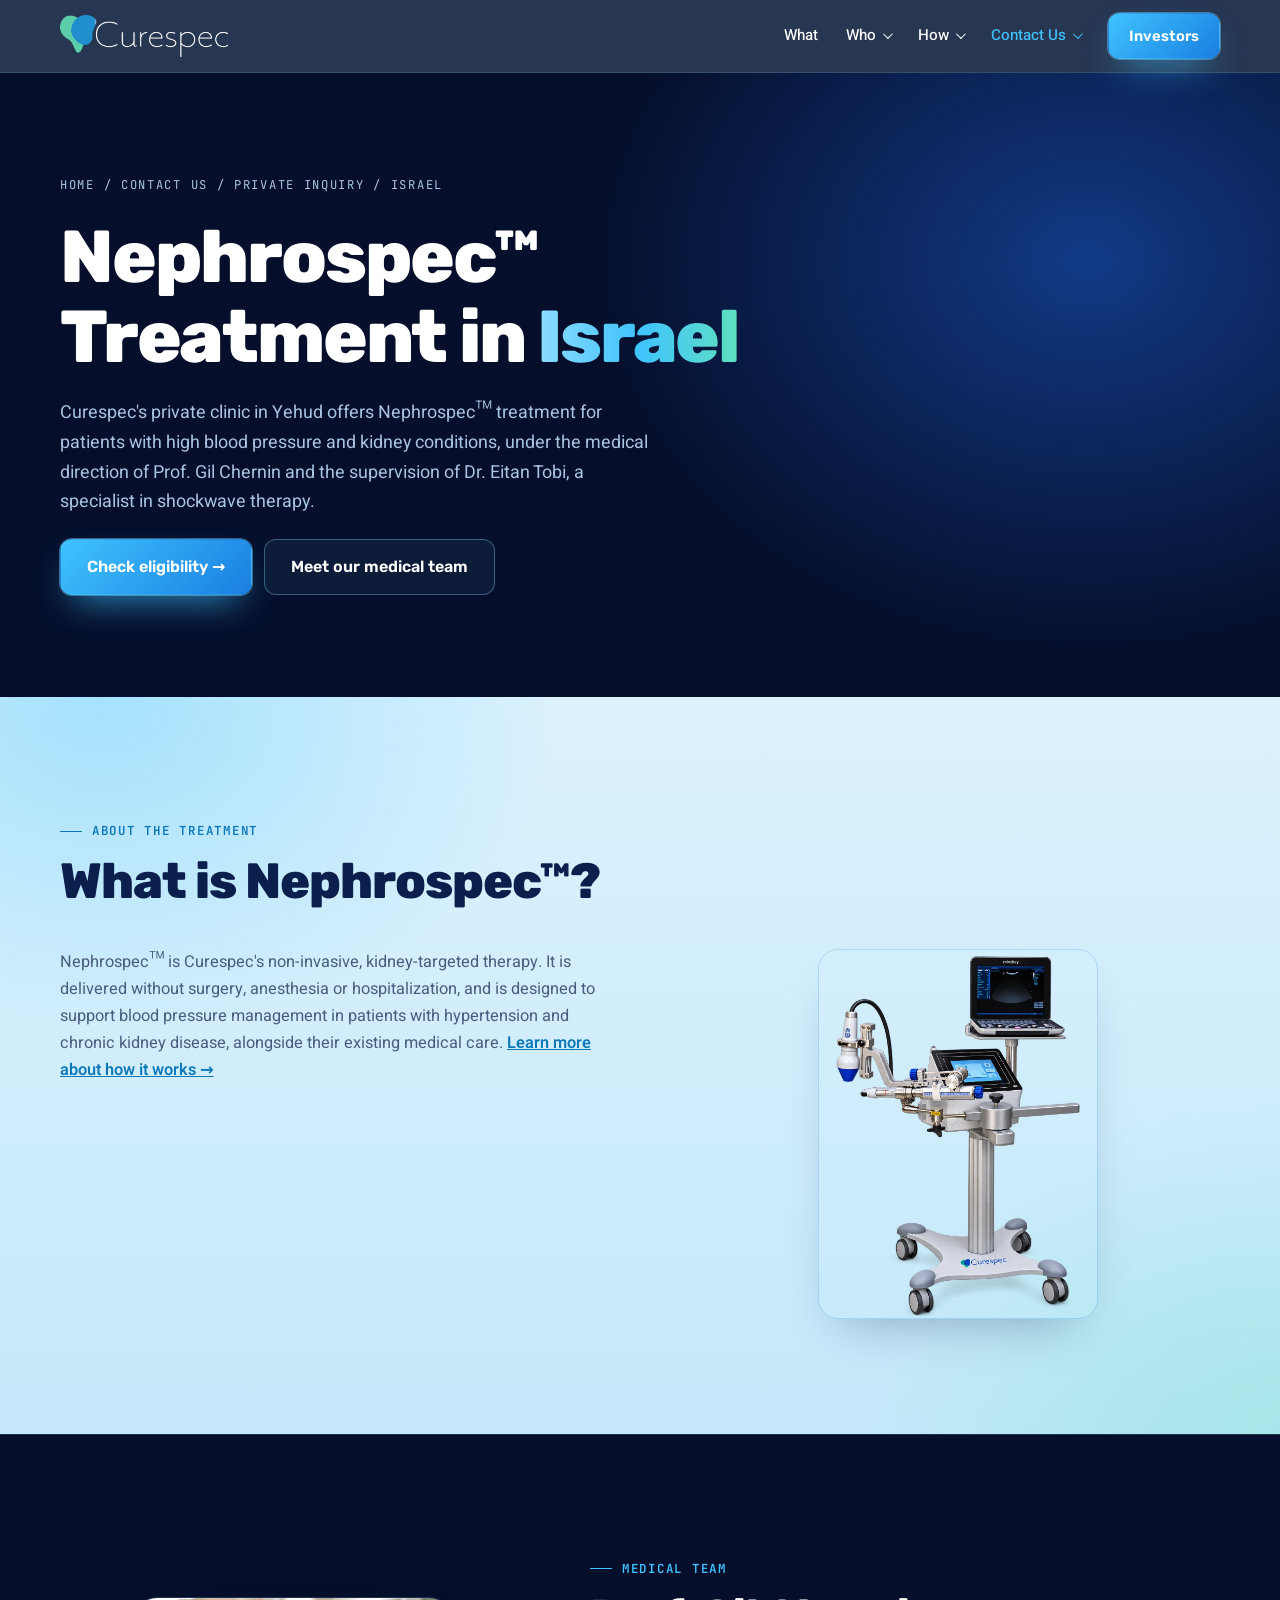
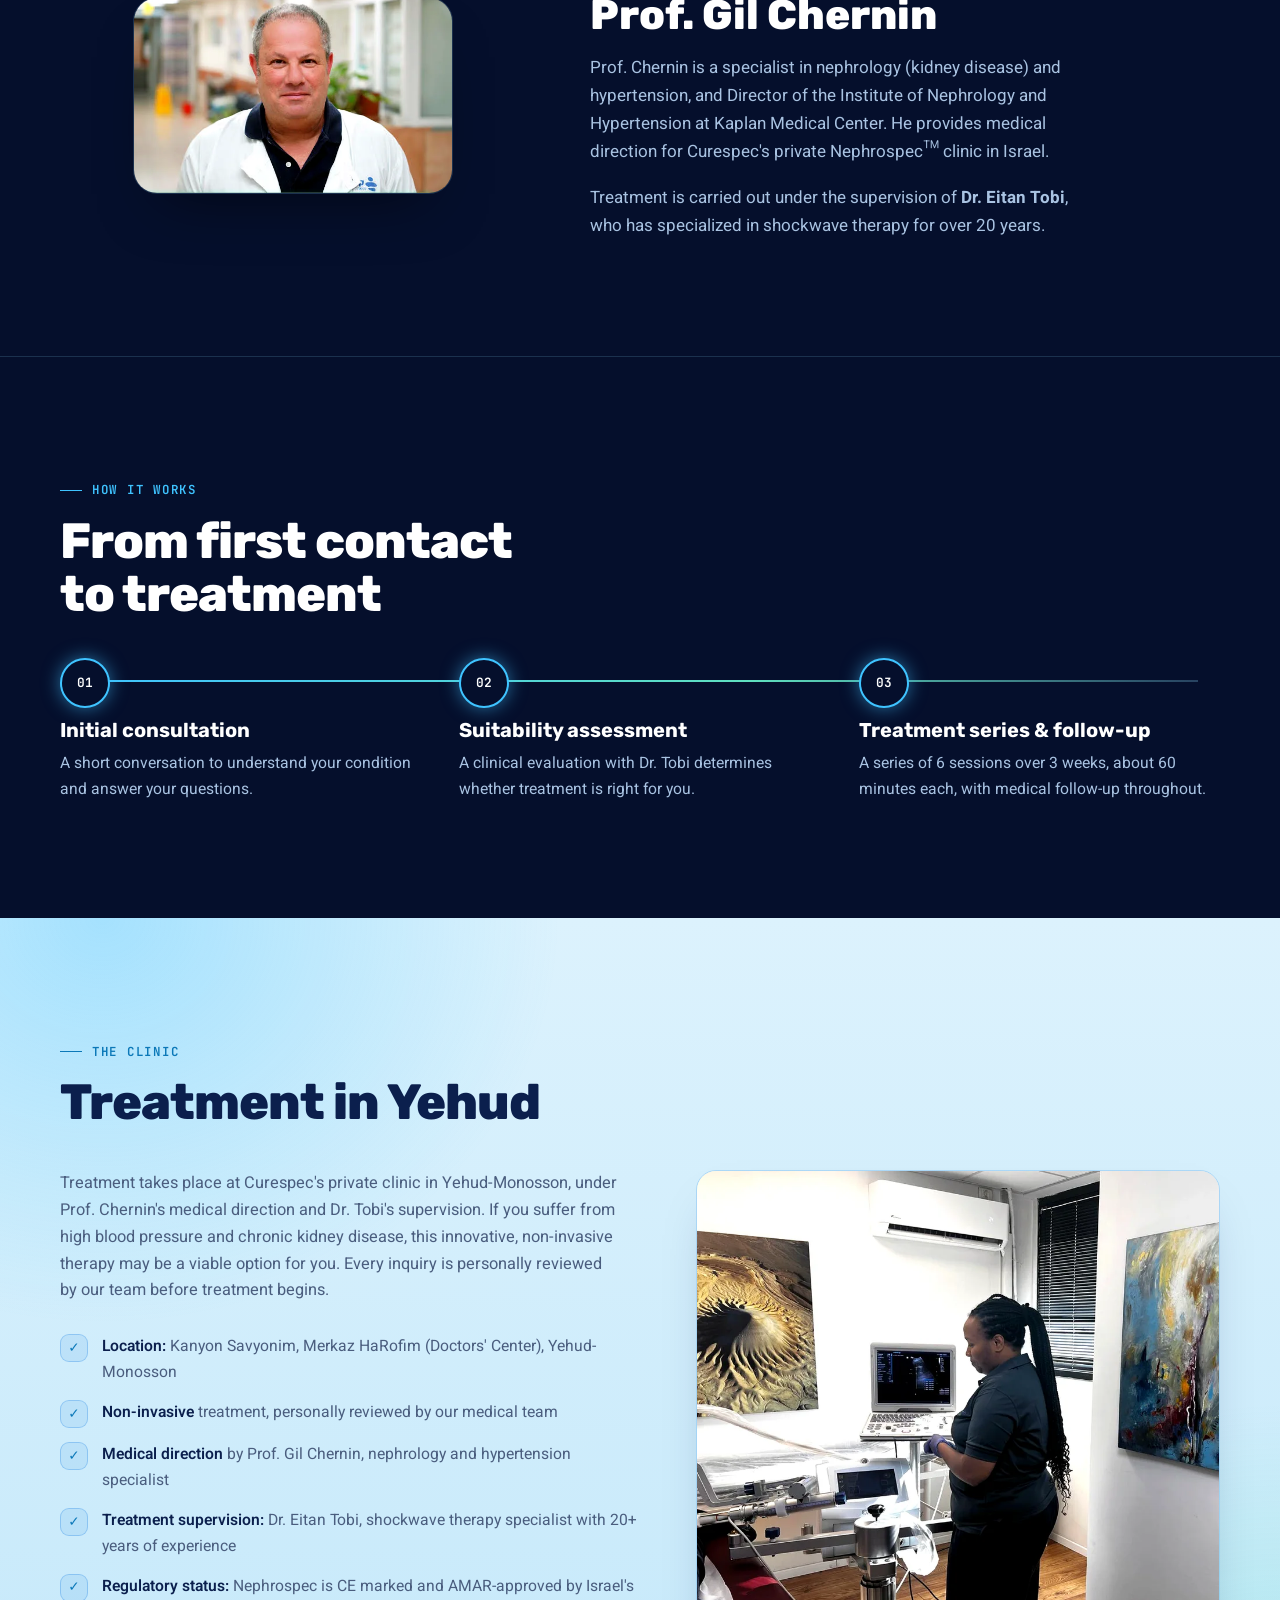
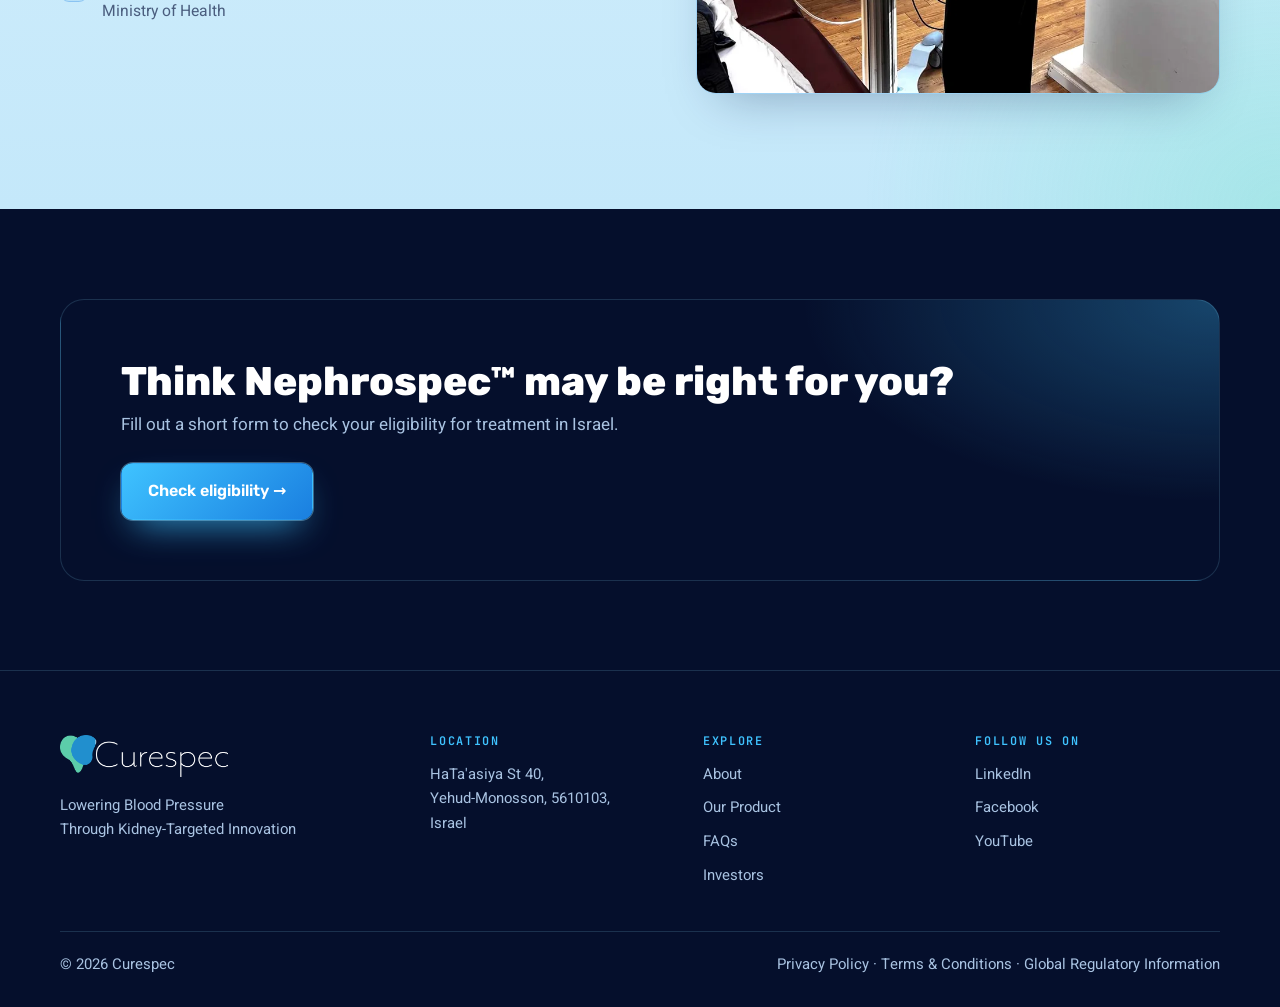
<file: israel-clinic.html>
<!doctype html>
<html lang="en">
<head>
<meta charset="utf-8">
<meta name="viewport" content="width=device-width,initial-scale=1,viewport-fit=cover">
<title>Private Clinic in Israel | Curespec</title>
<meta name="description" content="Nephrospec™ treatment at Curespec's private clinic in Yehud, Israel, under Prof. Gil Chernin's medical direction and the supervision of Dr. Eitan Tobi.">
<link rel="preconnect" href="https://fonts.googleapis.com"><link rel="preconnect" href="https://fonts.gstatic.com" crossorigin>
<link rel="stylesheet" href="https://fonts.googleapis.com/css2?family=Heebo:wght@400;500;600;700&family=Rubik:wght@500;600;700;800&family=JetBrains+Mono:wght@500;600&display=swap">
<style>
:root{--deep:#050f2c;--line-d:rgba(143,220,255,.16);--cyan:#3fc3ff;--glow:#8fdcff;--teal:#5fe0c0;--ground:#c4e8fa;--card:rgba(255,255,255,.55);--line:rgba(26,127,224,.22);--ink:#0b1f4d;--ink-2:#4a5d7e;--on-d:#fff;--on-d-2:#a9c3e2;--f-display:"Rubik",system-ui,sans-serif;--f-body:"Heebo",system-ui,sans-serif;--f-mono:"JetBrains Mono",ui-monospace,monospace;--r:18px;--max:1200px}
*{box-sizing:border-box}html{scroll-behavior:smooth}
body{margin:0;background:var(--ground);color:var(--ink);font-family:var(--f-body);font-size:17px;line-height:1.65;-webkit-font-smoothing:antialiased}
h1,h2,h3{font-family:var(--f-display);line-height:1.08;margin:0;text-wrap:balance}p{margin:0}a{color:inherit}img{max-width:100%;display:block}
:focus-visible{outline:2px solid var(--cyan);outline-offset:3px;border-radius:6px}
.wrap{max-width:var(--max);margin-inline:auto;padding-inline:max(20px,env(safe-area-inset-left,0px))}
section{padding-block:clamp(72px,9vw,120px)}
.tag{font-family:var(--f-mono);font-size:.78rem;font-weight:600;letter-spacing:.14em;text-transform:uppercase;color:var(--cyan);display:inline-flex;align-items:center;gap:10px}
.tag::before{content:"";width:22px;height:1px;background:currentColor}.light .tag{color:#0b78b8}
.dark{position:relative;background:var(--deep);color:var(--on-d);overflow:hidden}
.btn{display:inline-flex;align-items:center;gap:10px;font-family:var(--f-display);font-weight:600;font-size:1rem;border-radius:12px;padding:14px 26px;text-decoration:none;border:1px solid transparent;transition:transform .15s}
.btn:hover{transform:translateY(-2px)}
.btn-primary{background:linear-gradient(135deg,#3fc3ff,#1a7fe0);color:#fff;box-shadow:0 0 0 1px rgba(143,220,255,.4),0 16px 36px -14px rgba(63,195,255,.85)}
.btn-ghost{color:#fff;border-color:rgba(143,220,255,.35);background:rgba(143,220,255,.06)}
.btn-ghost:hover{border-color:#3fc3ff}
.logo{display:block;width:168px;flex:none}
.logo img{display:block;width:100%;height:auto}
.top{position:sticky;top:0;z-index:20;background:rgba(5,15,44,.82);backdrop-filter:blur(14px);border-bottom:1px solid var(--line-d)}
.top .wrap{display:flex;align-items:center;gap:28px;min-height:72px}
.nav{display:flex;gap:28px;margin-inline-start:auto;align-items:center;font-weight:500;font-size:.95rem;color:var(--on-d)}
.nav>a,.dd>button{color:var(--on-d);text-decoration:none;font:inherit;background:none;border:0;cursor:pointer;padding:0;display:flex;gap:7px;align-items:center}
.dd>button[aria-current],.dd-menu a[aria-current]{color:var(--cyan)}
.dd{position:relative}
.dd>button::after{content:"";width:6px;height:6px;border-right:1.5px solid currentColor;border-bottom:1.5px solid currentColor;transform:rotate(45deg) translateY(-2px)}
.dd-menu{position:absolute;top:calc(100% + 14px);inset-inline-start:-16px;min-width:220px;background:#0b1c47;border:1px solid var(--line-d);border-radius:14px;padding:8px;display:none;box-shadow:0 24px 50px -20px rgba(0,0,0,.6)}
.dd-menu::before{content:"";position:absolute;inset:-16px 0 auto;height:16px}
.dd:hover .dd-menu,.dd:focus-within .dd-menu{display:grid}
.dd-menu a{padding:10px 12px;border-radius:8px;text-decoration:none;color:var(--on-d-2)}
.dd-menu a:hover{background:rgba(63,195,255,.1);color:#fff}
.top .btn{padding:10px 20px;font-size:.92rem}
.menu{display:none;margin-inline-start:auto}
.menu summary{list-style:none;cursor:pointer;color:#fff;font-family:var(--f-mono);font-size:.85rem;letter-spacing:.1em;padding:8px 14px;border:1px solid var(--line-d);border-radius:10px}
.menu summary::-webkit-details-marker{display:none}
.menu nav{position:fixed;inset-inline:0;top:72px;background:#07163b;border-bottom:1px solid var(--line-d);padding:10px 20px 22px;display:grid;max-height:calc(100vh - 72px);overflow:auto}
.menu nav b{font-family:var(--f-mono);font-size:.72rem;letter-spacing:.14em;color:var(--cyan);margin-top:16px}
.menu nav a{padding:11px 0;color:#fff;text-decoration:none;border-bottom:1px solid var(--line-d)}
@media (max-width:980px){.nav,.top .btn{display:none}.menu{display:block}}

.page-hero{padding-block:clamp(64px,8vw,104px);background:radial-gradient(55% 90% at 85% 30%,#123a86 0%,transparent 70%),var(--deep)}
.page-hero .wrap{position:relative;display:grid;gap:18px}
.crumb{font-family:var(--f-mono);font-size:.76rem;letter-spacing:.14em;color:var(--on-d-2);text-transform:uppercase}
.crumb a{text-decoration:none}.crumb a:hover{color:#fff}
.page-hero h1{font-size:clamp(2.6rem,6vw,4.6rem);font-weight:800;letter-spacing:-.03em}
.page-hero h1 span{background:linear-gradient(90deg,#8fdcff,#3fc3ff 50%,#5fe0c0);-webkit-background-clip:text;background-clip:text;color:transparent}
.hero-copy{display:grid;gap:22px;max-width:780px}
.hero-copy .lead{color:var(--on-d-2);font-size:clamp(1.05rem,1.4vw,1.2rem);max-width:60ch}
.hero-copy .btns{display:flex;flex-wrap:wrap;gap:12px}

.light{position:relative;overflow:hidden;background:radial-gradient(55% 70% at 8% 0%,rgba(63,195,255,.35),transparent 65%),radial-gradient(50% 70% at 100% 100%,rgba(95,224,192,.3),transparent 65%),linear-gradient(180deg,#dcf2fd 0%,#c4e8fa 100%)}
.light>.wrap,.dark>.wrap{position:relative}
.head{max-width:720px;margin-bottom:36px}
.head h2{font-size:clamp(2rem,4vw,3.1rem);font-weight:800;letter-spacing:-.02em;margin-top:14px}

.facts{margin-top:30px;display:grid;gap:14px}
.facts div{display:flex;gap:14px;align-items:flex-start;font-size:.98rem}
.facts b{font-weight:600}
.facts i{width:28px;height:28px;border-radius:9px;flex:none;display:grid;place-items:center;font-style:normal;font-size:.85rem}
.light .facts div{color:var(--ink-2)}.light .facts b{color:var(--ink)}
.light .facts i{background:rgba(26,127,224,.1);border:1px solid rgba(26,127,224,.28);color:#0b78b8}

.doc{display:grid;grid-template-columns:.85fr 1.15fr;gap:clamp(32px,5vw,64px);align-items:center}
.doc img{width:100%;max-width:320px;border-radius:24px;border:1px solid var(--line-d);justify-self:center;box-shadow:0 30px 60px -30px rgba(0,0,0,.6)}
.doc h2{font-size:clamp(1.8rem,3.4vw,2.6rem);font-weight:800;margin-top:14px}
.doc p{color:var(--on-d-2);margin-top:16px;max-width:48ch}
@media (max-width:860px){.doc{grid-template-columns:1fr}}

.room{display:grid;grid-template-columns:1.05fr .95fr;gap:clamp(28px,5vw,56px);align-items:start;margin-top:40px}
.room img{width:100%;border-radius:20px;border:1px solid var(--line);box-shadow:0 24px 48px -24px rgba(11,31,77,.35)}
@media (max-width:860px){.room{grid-template-columns:1fr}}

.steps{display:grid;grid-template-columns:repeat(3,1fr);gap:clamp(20px,3vw,40px);margin-top:10px;counter-reset:s;position:relative}
.steps::before{content:"";position:absolute;top:22px;inset-inline:22px;height:2px;background:linear-gradient(90deg,#3fc3ff,#5fe0c0 60%,rgba(143,220,255,.25))}
.step{position:relative;display:grid;gap:10px;padding-top:62px}
.step::before{counter-increment:s;content:"0" counter(s);position:absolute;top:0;inset-inline-start:0;width:46px;height:46px;border-radius:50%;display:grid;place-items:center;background:var(--deep);border:2px solid #3fc3ff;font-family:var(--f-mono);font-size:.8rem;font-weight:600;color:#fff;box-shadow:0 0 18px rgba(63,195,255,.55)}
.step h3{font-size:1.25rem;font-weight:700;color:#fff}
.step p{color:var(--on-d-2);font-size:.98rem}
@media (max-width:820px){.steps{grid-template-columns:1fr}.steps::before{top:22px;bottom:22px;inset-inline-start:22px;inset-inline-end:auto;width:2px;height:auto;background:linear-gradient(180deg,#3fc3ff,#5fe0c0)}.step{padding:0 0 0 0;padding-inline-start:70px;min-height:46px}}

.cta-sec{padding-block:clamp(56px,7vw,90px)}
.cta.dark{background:radial-gradient(60% 120% at 100% 0%,rgba(63,195,255,.3),transparent 60%),var(--deep)}
.cta{position:relative;display:flex;flex-wrap:wrap;gap:24px;align-items:center;justify-content:space-between;border-radius:24px;padding:clamp(32px,6vw,60px);border:1px solid var(--line-d)}
.cta h2{font-size:clamp(1.7rem,3.4vw,2.5rem);font-weight:800}.cta p{color:var(--on-d-2);margin-top:8px}

.js .rv{opacity:0;transform:translateY(28px);transition:opacity .8s cubic-bezier(.2,.7,.2,1),transform .8s cubic-bezier(.2,.7,.2,1);transition-delay:var(--dl,0s)}
.js .rv.in{opacity:1;transform:none}

.foot{background:var(--deep);color:var(--on-d-2);padding-block:64px 30px;font-size:.93rem;border-top:1px solid var(--line-d)}
.foot-top{display:grid;grid-template-columns:1.4fr 1fr 1fr 1fr;gap:28px}
.foot h3{font-family:var(--f-mono);font-size:.74rem;font-weight:600;letter-spacing:.14em;text-transform:uppercase;color:var(--cyan);margin-bottom:14px}
.foot ul{list-style:none;padding:0;margin:0;display:grid;gap:9px}
.foot a{color:var(--on-d-2);text-decoration:none}.foot a:hover{color:#fff}
.foot-bottom{margin-top:44px;border-top:1px solid var(--line-d);padding-top:20px;display:flex;flex-wrap:wrap;gap:16px;justify-content:space-between}
@media (max-width:860px){.foot-top{grid-template-columns:1fr 1fr}}
@media (max-width:520px){.foot-top{grid-template-columns:1fr}}
.preview{background:#fff3c4;color:#5b4500;font-size:.85rem;text-align:center;padding:8px 16px}
@media (prefers-reduced-motion:reduce){*{animation:none!important;transition:none!important}}
</style>
</head>
<body>
<script>document.documentElement.classList.add("js")</script>
<header class="top"><div class="wrap">
  <a class="logo" href="index.html" aria-label="Curespec home"><img src="assets/logo.png" alt="Curespec" width="600" height="149"></a>
  <nav class="nav" aria-label="Main">
    <a href="index.html">What</a>
    <div class="dd"><button type="button" aria-haspopup="true">Who</button><div class="dd-menu"><a href="about.html">About</a><a href="team.html">Our Team</a><a href="global.html">Curespec Global</a></div></div>
    <div class="dd"><button type="button" aria-haspopup="true">How</button><div class="dd-menu"><a href="technology.html">Our Product</a><a href="faqs.html">FAQs</a></div></div>
    <div class="dd"><button type="button" aria-haspopup="true" aria-current="true">Contact Us</button><div class="dd-menu"><a href="investors.html">Investors</a><a href="private-inquiry.html" aria-current="page">Private Inquiry</a><a href="contact.html">Do you have a question?</a></div></div>
  </nav>
  <a class="btn btn-primary" href="investors.html">Investors</a>
  <details class="menu"><summary>MENU</summary><nav aria-label="Mobile">
    <a href="index.html">What</a>
    <b>WHO</b><a href="about.html">About</a><a href="team.html">Our Team</a><a href="global.html">Curespec Global</a>
    <b>HOW</b><a href="technology.html">Our Product</a><a href="faqs.html">FAQs</a>
    <b>CONTACT US</b><a href="investors.html">Investors</a><a href="private-inquiry.html">Private Inquiry</a><a href="contact.html">Do you have a question?</a>
  </nav></details>
</div></header>

<main>
<section class="page-hero dark">
  <div class="wrap">
    <div class="hero-copy">
      <span class="crumb"><a href="index.html">Home</a> / <a href="private-inquiry.html">Contact Us / Private Inquiry</a> / Israel</span>
      <h1>Nephrospec™ Treatment in <span>Israel</span></h1>
      <p class="lead">Curespec's private clinic in Yehud offers Nephrospec™ treatment for patients with high blood pressure and kidney conditions, under the medical direction of Prof. Gil Chernin and the supervision of Dr. Eitan Tobi, a specialist in shockwave therapy.</p>
      <div class="btns"><a class="btn btn-primary" href="lp-blood-pressure.html#inquiry">Check eligibility →</a><a class="btn btn-ghost" href="#physician">Meet our medical team</a></div>
    </div>
  </div>
</section>

<section class="light" id="about-treatment"><div class="wrap">
  <div class="head rv"><span class="tag">About the treatment</span><h2>What is Nephrospec™?</h2></div>
  <div class="room">
    <p class="rv" style="color:var(--ink-2);max-width:62ch;font-size:1.02rem">Nephrospec™ is Curespec's non-invasive, kidney-targeted therapy. It is delivered without surgery, anesthesia or hospitalization, and is designed to support blood pressure management in patients with hypertension and chronic kidney disease, alongside their existing medical care. <a href="technology.html" style="color:#0b78b8;font-weight:600;text-decoration:underline">Learn more about how it works →</a></p>
    <img class="rv" style="--dl:.1s;max-width:280px;height:auto;justify-self:center" src="assets/nephrospec-device.webp" alt="Nephrospec device" width="1073" height="1421">
  </div>
</div></section>

<section class="dark" id="physician" style="border-top:1px solid var(--line-d)"><div class="wrap doc">
  <img class="rv" src="assets/chernin.webp?v=2" alt="Prof. Gil Chernin">
  <div class="rv" style="--dl:.1s">
    <span class="tag">Medical team</span>
    <h2>Prof. Gil Chernin</h2>
    <p>Prof. Chernin is a specialist in nephrology (kidney disease) and hypertension, and Director of the Institute of Nephrology and Hypertension at Kaplan Medical Center. He provides medical direction for Curespec's private Nephrospec™ clinic in Israel.</p>
    <p style="margin-top:18px">Treatment is carried out under the supervision of <b>Dr. Eitan Tobi</b>, who has specialized in shockwave therapy for over 20 years.</p>
  </div>
</div></section>

<section class="dark" id="process" style="border-top:1px solid var(--line-d)"><div class="wrap">
  <div class="head rv"><span class="tag">How it works</span><h2 style="color:#fff">From first contact to treatment</h2></div>
  <div class="steps rv" style="--dl:.1s">
    <div class="step"><h3>Initial consultation</h3><p>A short conversation to understand your condition and answer your questions.</p></div>
    <div class="step"><h3>Suitability assessment</h3><p>A clinical evaluation with Dr. Tobi determines whether treatment is right for you.</p></div>
    <div class="step"><h3>Treatment series &amp; follow-up</h3><p>A series of 6 sessions over 3 weeks, about 60 minutes each, with medical follow-up throughout.</p></div>
  </div>
</div></section>

<section class="light" id="clinic"><div class="wrap">
  <div class="head rv"><span class="tag">The clinic</span><h2>Treatment in Yehud</h2></div>
  <div class="room">
    <div class="rv">
      <p style="color:var(--ink-2);max-width:62ch;font-size:1.02rem">Treatment takes place at Curespec's private clinic in Yehud-Monosson, under Prof. Chernin's medical direction and Dr. Tobi's supervision. If you suffer from high blood pressure and chronic kidney disease, this innovative, non-invasive therapy may be a viable option for you. Every inquiry is personally reviewed by our team before treatment begins.</p>
      <div class="facts">
        <div><i>✓</i><span><b>Location:</b> Kanyon Savyonim, Merkaz HaRofim (Doctors' Center), Yehud-Monosson</span></div>
        <div><i>✓</i><span><b>Non-invasive</b> treatment, personally reviewed by our medical team</span></div>
        <div><i>✓</i><span><b>Medical direction</b> by Prof. Gil Chernin, nephrology and hypertension specialist</span></div>
        <div><i>✓</i><span><b>Treatment supervision:</b> Dr. Eitan Tobi, shockwave therapy specialist with 20+ years of experience</span></div>
        <div><i>✓</i><span><b>Regulatory status:</b> Nephrospec is CE marked and AMAR-approved by Israel's Ministry of Health</span></div>
      </div>
    </div>
    <img class="rv" style="--dl:.1s" src="assets/clinic-room.webp" alt="Nephrospec treatment room at Curespec's Yehud clinic">
  </div>
</div></section>

<section class="dark cta-sec"><div class="wrap">
  <div class="cta dark rv">
    <div><h2>Think Nephrospec™ may be right for you?</h2><p>Fill out a short form to check your eligibility for treatment in Israel.</p></div>
    <a class="btn btn-primary" href="lp-blood-pressure.html#inquiry">Check eligibility →</a>
  </div>
</div></section>
</main>

<footer class="foot"><div class="wrap">
  <div class="foot-top">
    <div style="display:grid;gap:16px;align-content:start"><a class="logo" href="index.html" aria-label="Curespec home"><img src="assets/logo.png" alt="Curespec" width="600" height="149"></a><p>Lowering Blood Pressure<br>Through Kidney-Targeted Innovation</p></div>
    <div><h3>Location</h3><p>HaTa'asiya St 40,<br>Yehud-Monosson, 5610103,<br>Israel</p></div>
    <div><h3>Explore</h3><ul><li><a href="about.html">About</a></li><li><a href="technology.html">Our Product</a></li><li><a href="faqs.html">FAQs</a></li><li><a href="investors.html">Investors</a></li></ul></div>
    <div><h3>Follow us on</h3><ul><li><a href="https://www.linkedin.com/company/curespec/" target="_blank" rel="noopener">LinkedIn</a></li><li><a href="https://www.facebook.com/Curespec" target="_blank" rel="noopener">Facebook</a></li><li><a href="https://www.youtube.com/@curespec-nps" target="_blank" rel="noopener">YouTube</a></li></ul></div>
  </div>
  <div class="foot-bottom"><span>© 2026 Curespec</span><span><a href="privacy.html">Privacy Policy</a> · <a href="terms.html">Terms &amp; Conditions</a> · <a href="regulatory.html">Global Regulatory Information</a></span></div>
</div></footer>
<script>
(function(){var els=document.querySelectorAll('.rv');if(!('IntersectionObserver' in window)){els.forEach(function(e){e.classList.add('in')});return}var io=new IntersectionObserver(function(es){es.forEach(function(e){if(e.isIntersecting){e.target.classList.add('in');io.unobserve(e.target)}})},{threshold:.15});els.forEach(function(e){io.observe(e)})})();
</script>
</body>
</html>
</file>
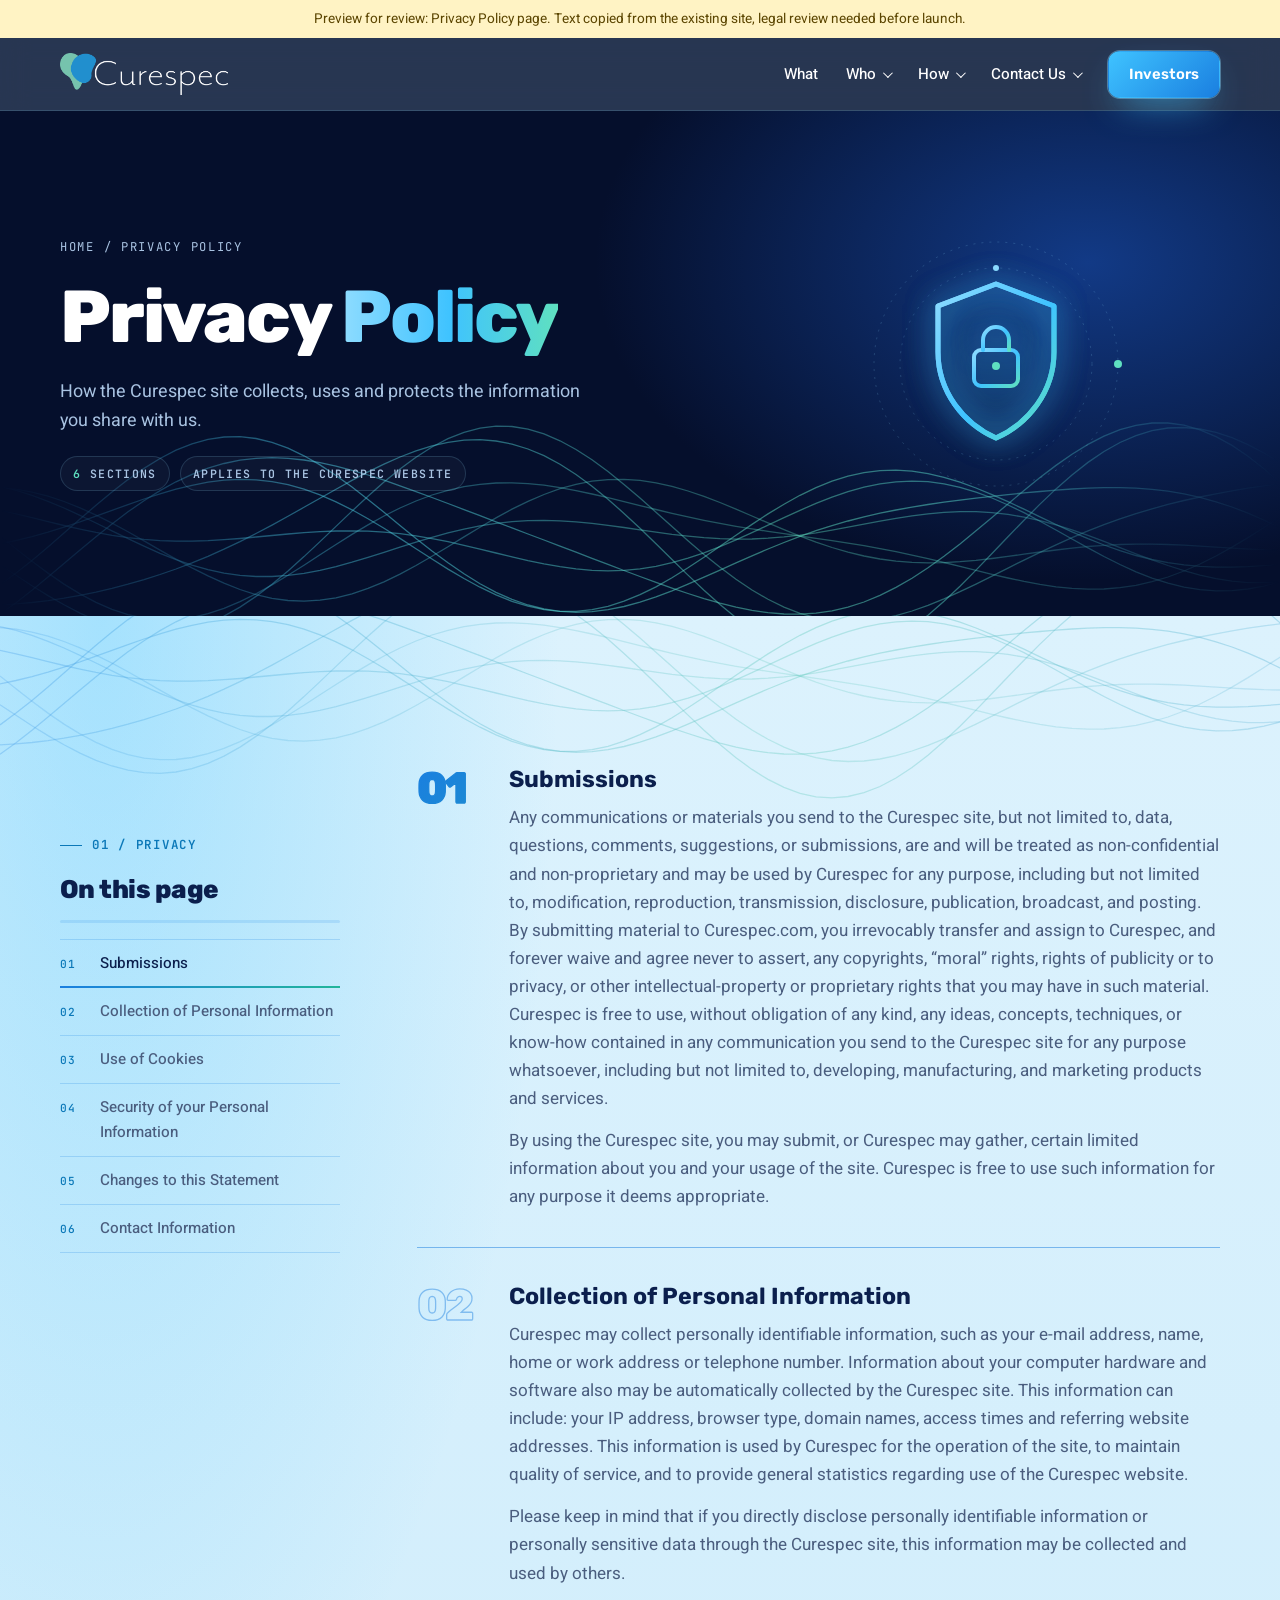
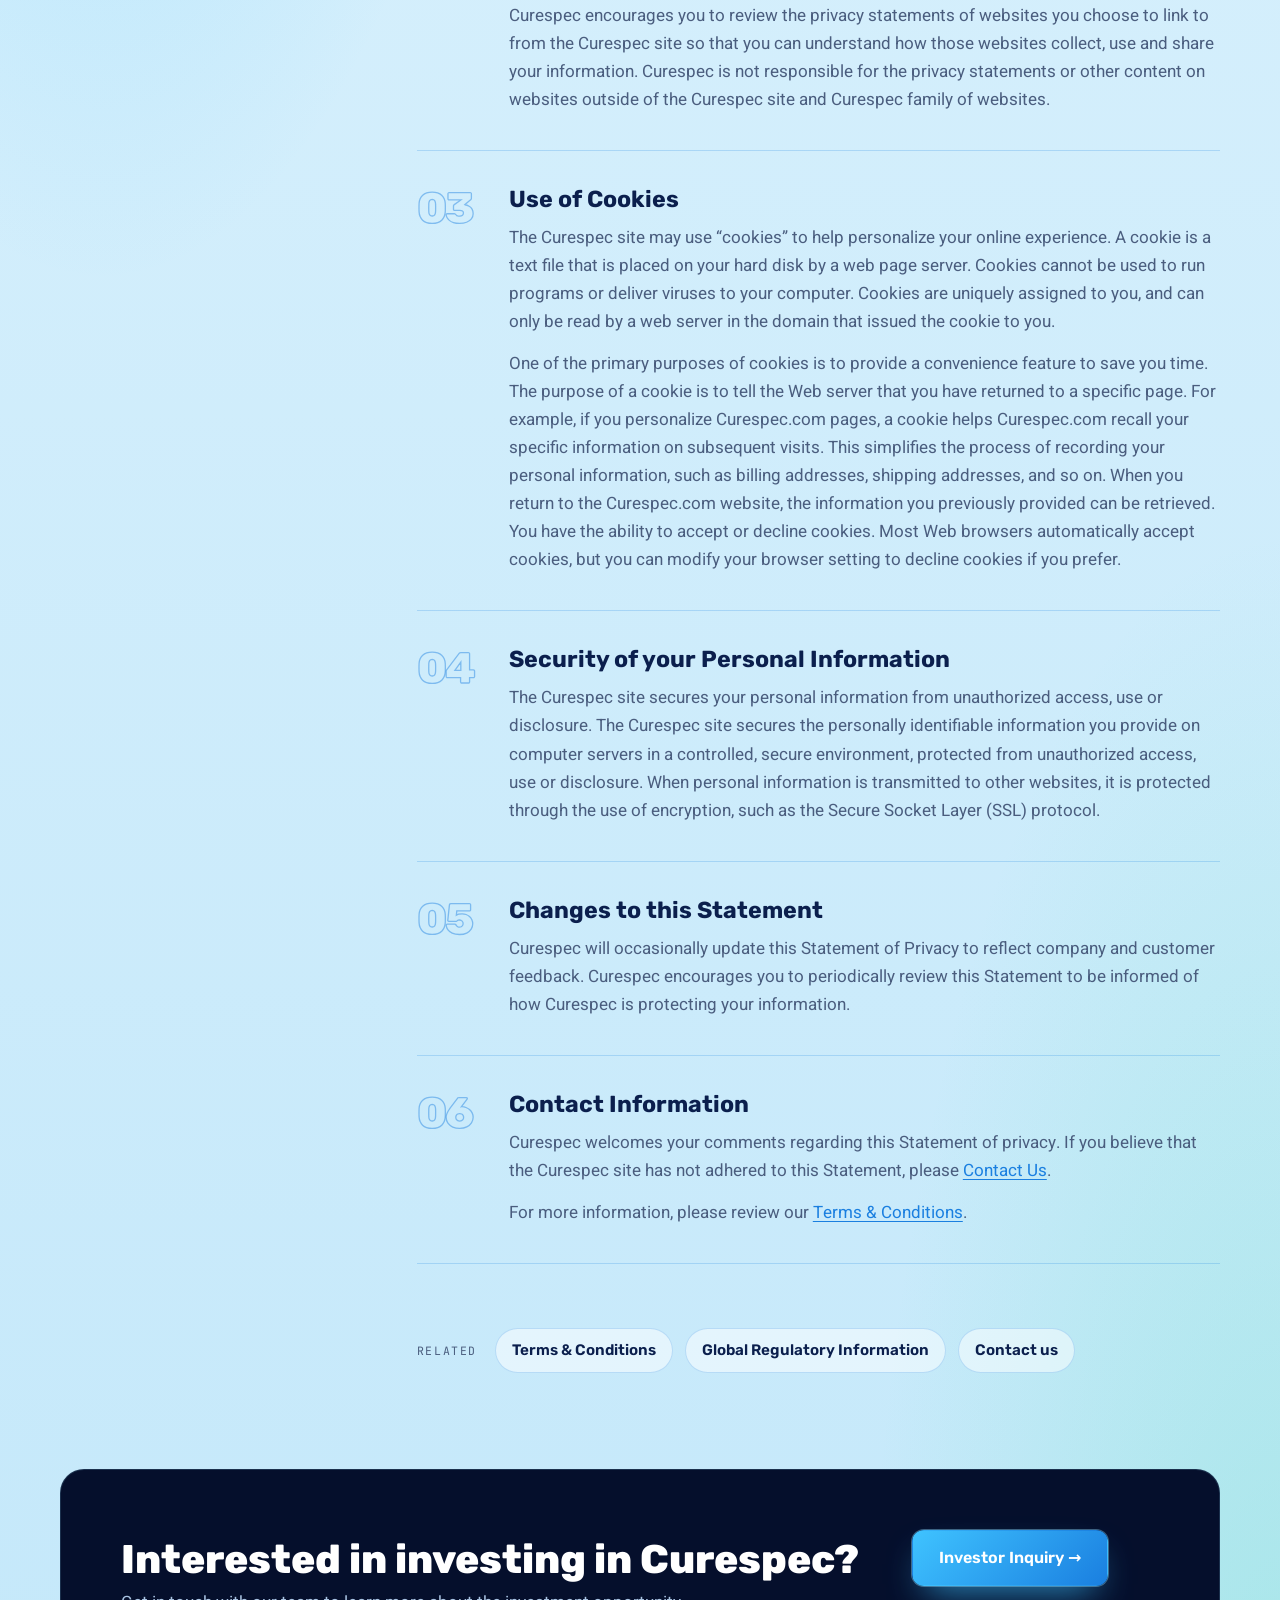
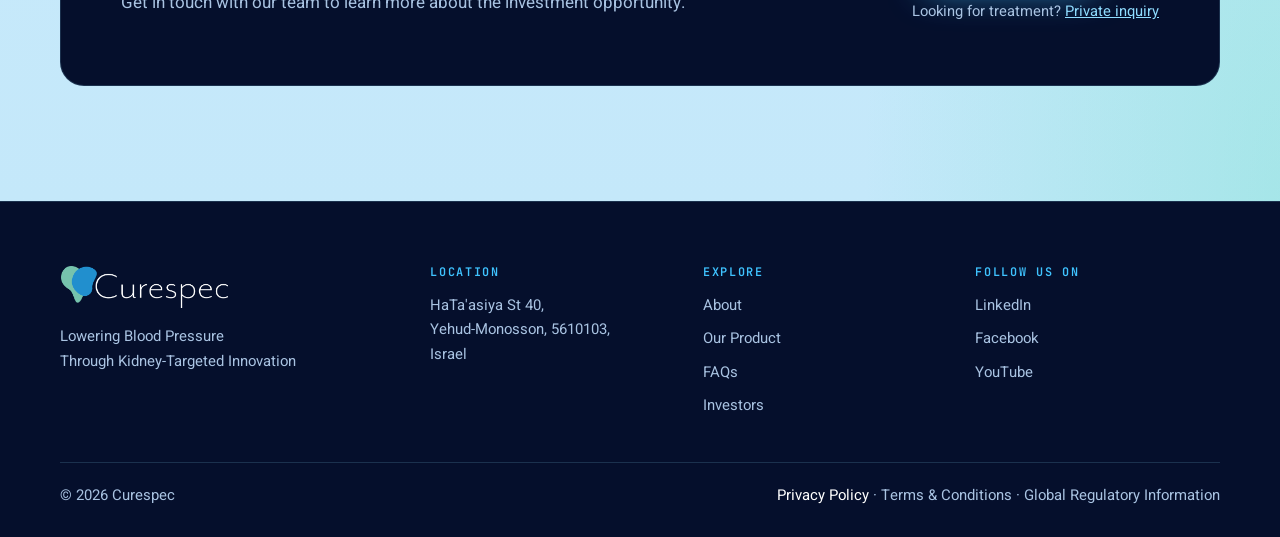
<file: privacy.html>
<!doctype html>
<html lang="en">
<head>
<meta charset="utf-8">
<meta name="viewport" content="width=device-width,initial-scale=1,viewport-fit=cover">
<title>Privacy Policy | Curespec</title>
<meta name="description" content="How Curespec collects, uses and protects information submitted through the Curespec website.">
<link rel="preconnect" href="https://fonts.googleapis.com"><link rel="preconnect" href="https://fonts.gstatic.com" crossorigin>
<link rel="stylesheet" href="https://fonts.googleapis.com/css2?family=Heebo:wght@400;500;600;700&family=Rubik:wght@500;600;700;800&family=JetBrains+Mono:wght@500;600&display=swap">
<style>
:root{--deep:#050f2c;--line-d:rgba(143,220,255,.16);--cyan:#3fc3ff;--glow:#8fdcff;--teal:#5fe0c0;--ground:#c4e8fa;--card:rgba(255,255,255,.55);--line:rgba(26,127,224,.22);--ink:#0b1f4d;--ink-2:#4a5d7e;--on-d:#fff;--on-d-2:#a9c3e2;--f-display:"Rubik",system-ui,sans-serif;--f-body:"Heebo",system-ui,sans-serif;--f-mono:"JetBrains Mono",ui-monospace,monospace;--r:18px;--max:1200px}
*{box-sizing:border-box}html{scroll-behavior:smooth;scroll-padding-top:96px}
body{margin:0;background:var(--ground);color:var(--ink);font-family:var(--f-body);font-size:17px;line-height:1.65;-webkit-font-smoothing:antialiased}
h1,h2,h3{font-family:var(--f-display);line-height:1.08;margin:0;text-wrap:balance}p{margin:0}a{color:inherit}img{max-width:100%;display:block}
:focus-visible{outline:2px solid var(--cyan);outline-offset:3px;border-radius:6px}
.wrap{max-width:var(--max);margin-inline:auto;padding-inline:max(20px,env(safe-area-inset-left,0px))}
section{padding-block:clamp(72px,9vw,120px)}
.tag{font-family:var(--f-mono);font-size:.78rem;font-weight:600;letter-spacing:.14em;text-transform:uppercase;color:var(--cyan);display:inline-flex;align-items:center;gap:10px}
.tag::before{content:"";width:22px;height:1px;background:currentColor}.light .tag{color:#0b78b8}
.dark{position:relative;background:var(--deep);color:var(--on-d);overflow:hidden}
.dark::before{content:"";position:absolute;inset:0;pointer-events:none;background-image:url("data:image/svg+xml,%3Csvg%20xmlns%3D%22http%3A%2F%2Fwww.w3.org%2F2000%2Fsvg%22%20width%3D%221600%22%20height%3D%22500%22%20viewBox%3D%220%200%201600%20500%22%3E%3Cdefs%3E%3ClinearGradient%20id%3D%22a%22%20x1%3D%220%22%20x2%3D%221%22%3E%3Cstop%20offset%3D%220%22%20stop-color%3D%22%233fc3ff%22%2F%3E%3Cstop%20offset%3D%22.5%22%20stop-color%3D%22%235fe0c0%22%2F%3E%3Cstop%20offset%3D%221%22%20stop-color%3D%22%233fc3ff%22%2F%3E%3C%2FlinearGradient%3E%3C%2Fdefs%3E%3Cg%20fill%3D%22none%22%20stroke%3D%22url%28%23a%29%22%20stroke-width%3D%221.3%22%3E%3Cpath%20d%3D%22M0%2C250.0%20L16%2C262.8%20L32%2C275.2%20L48%2C287.1%20L64%2C298.1%20L80%2C307.9%20L96%2C316.4%20L112%2C323.4%20L128%2C328.6%20L144%2C332.1%20L160%2C333.7%20L176%2C333.5%20L192%2C331.5%20L208%2C327.7%20L224%2C322.4%20L240%2C315.7%20L256%2C307.8%20L272%2C298.9%20L288%2C289.3%20L304%2C279.2%20L320%2C268.8%20L336%2C258.5%20L352%2C248.4%20L368%2C238.9%20L384%2C230.0%20L400%2C222.0%20L416%2C215.0%20L432%2C209.0%20L448%2C204.3%20L464%2C200.7%20L480%2C198.3%20L496%2C197.0%20L512%2C196.8%20L528%2C197.6%20L544%2C199.2%20L560%2C201.6%20L576%2C204.6%20L592%2C208.0%20L608%2C211.7%20L624%2C215.6%20L640%2C219.6%20L656%2C223.5%20L672%2C227.3%20L688%2C230.9%20L704%2C234.3%20L720%2C237.4%20L736%2C240.3%20L752%2C242.9%20L768%2C245.4%20L784%2C247.7%20L800%2C250.0%20L816%2C252.3%20L832%2C254.6%20L848%2C257.1%20L864%2C259.7%20L880%2C262.6%20L896%2C265.7%20L912%2C269.1%20L928%2C272.7%20L944%2C276.5%20L960%2C280.4%20L976%2C284.4%20L992%2C288.3%20L1008%2C292.0%20L1024%2C295.4%20L1040%2C298.4%20L1056%2C300.8%20L1072%2C302.4%20L1088%2C303.2%20L1104%2C303.0%20L1120%2C301.7%20L1136%2C299.3%20L1152%2C295.7%20L1168%2C291.0%20L1184%2C285.0%20L1200%2C278.0%20L1216%2C270.0%20L1232%2C261.1%20L1248%2C251.6%20L1264%2C241.5%20L1280%2C231.2%20L1296%2C220.8%20L1312%2C210.7%20L1328%2C201.1%20L1344%2C192.2%20L1360%2C184.3%20L1376%2C177.6%20L1392%2C172.3%20L1408%2C168.5%20L1424%2C166.5%20L1440%2C166.3%20L1456%2C167.9%20L1472%2C171.4%20L1488%2C176.6%20L1504%2C183.6%20L1520%2C192.1%20L1536%2C201.9%20L1552%2C212.9%20L1568%2C224.8%20L1584%2C237.2%20L1600%2C250.0%22%20stroke-opacity%3D%220.34%22%2F%3E%3Cpath%20d%3D%22M0%2C278.8%20L16%2C289.3%20L32%2C299.7%20L48%2C309.6%20L64%2C318.8%20L80%2C327.1%20L96%2C334.3%20L112%2C340.0%20L128%2C344.2%20L144%2C346.7%20L160%2C347.3%20L176%2C346.0%20L192%2C342.6%20L208%2C337.4%20L224%2C330.1%20L240%2C321.1%20L256%2C310.4%20L272%2C298.3%20L288%2C284.9%20L304%2C270.6%20L320%2C255.6%20L336%2C240.4%20L352%2C225.1%20L368%2C210.3%20L384%2C196.1%20L400%2C183.0%20L416%2C171.2%20L432%2C161.0%20L448%2C152.6%20L464%2C146.3%20L480%2C142.1%20L496%2C140.2%20L512%2C140.5%20L528%2C143.1%20L544%2C147.9%20L560%2C154.8%20L576%2C163.5%20L592%2C173.8%20L608%2C185.6%20L624%2C198.4%20L640%2C212.1%20L656%2C226.2%20L672%2C240.6%20L688%2C254.7%20L704%2C268.4%20L720%2C281.3%20L736%2C293.3%20L752%2C304.0%20L768%2C313.3%20L784%2C321.1%20L800%2C327.3%20L816%2C331.7%20L832%2C334.5%20L848%2C335.5%20L864%2C335.0%20L880%2C333.0%20L896%2C329.6%20L912%2C325.0%20L928%2C319.3%20L944%2C312.8%20L960%2C305.7%20L976%2C298.1%20L992%2C290.2%20L1008%2C282.1%20L1024%2C274.1%20L1040%2C266.3%20L1056%2C258.8%20L1072%2C251.6%20L1088%2C244.9%20L1104%2C238.6%20L1120%2C232.9%20L1136%2C227.6%20L1152%2C222.8%20L1168%2C218.4%20L1184%2C214.5%20L1200%2C211.0%20L1216%2C207.8%20L1232%2C204.9%20L1248%2C202.2%20L1264%2C199.9%20L1280%2C197.8%20L1296%2C196.0%20L1312%2C194.5%20L1328%2C193.3%20L1344%2C192.5%20L1360%2C192.2%20L1376%2C192.5%20L1392%2C193.4%20L1408%2C194.9%20L1424%2C197.3%20L1440%2C200.5%20L1456%2C204.5%20L1472%2C209.6%20L1488%2C215.5%20L1504%2C222.4%20L1520%2C230.2%20L1536%2C238.8%20L1552%2C248.1%20L1568%2C257.9%20L1584%2C268.2%20L1600%2C278.8%22%20stroke-opacity%3D%220.40%22%2F%3E%3Cpath%20d%3D%22M0%2C318.8%20L16%2C317.9%20L32%2C316.5%20L48%2C314.6%20L64%2C312.2%20L80%2C309.3%20L96%2C306.1%20L112%2C302.4%20L128%2C298.2%20L144%2C293.6%20L160%2C288.5%20L176%2C283.0%20L192%2C276.9%20L208%2C270.3%20L224%2C263.2%20L240%2C255.6%20L256%2C247.5%20L272%2C239.1%20L288%2C230.3%20L304%2C221.3%20L320%2C212.2%20L336%2C203.2%20L352%2C194.4%20L368%2C185.9%20L384%2C178.1%20L400%2C171.0%20L416%2C164.9%20L432%2C159.9%20L448%2C156.3%20L464%2C154.2%20L480%2C153.7%20L496%2C155.0%20L512%2C158.1%20L528%2C163.0%20L544%2C169.7%20L560%2C178.3%20L576%2C188.5%20L592%2C200.2%20L608%2C213.2%20L624%2C227.4%20L640%2C242.3%20L656%2C257.8%20L672%2C273.5%20L688%2C289.1%20L704%2C304.2%20L720%2C318.5%20L736%2C331.7%20L752%2C343.4%20L768%2C353.4%20L784%2C361.4%20L800%2C367.3%20L816%2C370.8%20L832%2C371.9%20L848%2C370.5%20L864%2C366.7%20L880%2C360.5%20L896%2C352.0%20L912%2C341.5%20L928%2C329.2%20L944%2C315.3%20L960%2C300.2%20L976%2C284.1%20L992%2C267.5%20L1008%2C250.8%20L1024%2C234.2%20L1040%2C218.1%20L1056%2C202.9%20L1072%2C188.9%20L1088%2C176.4%20L1104%2C165.5%20L1120%2C156.5%20L1136%2C149.6%20L1152%2C144.7%20L1168%2C142.0%20L1184%2C141.5%20L1200%2C143.0%20L1216%2C146.4%20L1232%2C151.7%20L1248%2C158.6%20L1264%2C167.0%20L1280%2C176.5%20L1296%2C186.9%20L1312%2C198.1%20L1328%2C209.6%20L1344%2C221.4%20L1360%2C233.0%20L1376%2C244.4%20L1392%2C255.4%20L1408%2C265.7%20L1424%2C275.3%20L1440%2C284.0%20L1456%2C291.7%20L1472%2C298.4%20L1488%2C304.2%20L1504%2C308.9%20L1520%2C312.7%20L1536%2C315.5%20L1552%2C317.5%20L1568%2C318.6%20L1584%2C319.0%20L1600%2C318.8%22%20stroke-opacity%3D%220.46%22%2F%3E%3Cpath%20d%3D%22M0%2C328.2%20L16%2C316.7%20L32%2C304.2%20L48%2C291.1%20L64%2C277.6%20L80%2C264.1%20L96%2C250.8%20L112%2C237.9%20L128%2C225.8%20L144%2C214.7%20L160%2C204.6%20L176%2C195.8%20L192%2C188.3%20L208%2C182.2%20L224%2C177.5%20L240%2C174.2%20L256%2C172.3%20L272%2C171.7%20L288%2C172.3%20L304%2C174.0%20L320%2C176.6%20L336%2C180.1%20L352%2C184.3%20L368%2C189.0%20L384%2C194.2%20L400%2C199.8%20L416%2C205.6%20L432%2C211.5%20L448%2C217.5%20L464%2C223.6%20L480%2C229.7%20L496%2C235.8%20L512%2C241.9%20L528%2C248.0%20L544%2C254.0%20L560%2C260.1%20L576%2C266.2%20L592%2C272.3%20L608%2C278.4%20L624%2C284.5%20L640%2C290.5%20L656%2C296.4%20L672%2C302.1%20L688%2C307.5%20L704%2C312.6%20L720%2C317.2%20L736%2C321.1%20L752%2C324.3%20L768%2C326.7%20L784%2C328.0%20L800%2C328.2%20L816%2C327.2%20L832%2C324.8%20L848%2C321.1%20L864%2C316.0%20L880%2C309.4%20L896%2C301.4%20L912%2C292.2%20L928%2C281.7%20L944%2C270.2%20L960%2C257.9%20L976%2C244.8%20L992%2C231.4%20L1008%2C217.9%20L1024%2C204.5%20L1040%2C191.5%20L1056%2C179.4%20L1072%2C168.2%20L1088%2C158.4%20L1104%2C150.2%20L1120%2C143.7%20L1136%2C139.3%20L1152%2C137.0%20L1168%2C137.0%20L1184%2C139.2%20L1200%2C143.8%20L1216%2C150.6%20L1232%2C159.4%20L1248%2C170.3%20L1264%2C182.8%20L1280%2C196.8%20L1296%2C212.0%20L1312%2C228.0%20L1328%2C244.5%20L1344%2C261.1%20L1360%2C277.4%20L1376%2C293.2%20L1392%2C308.0%20L1408%2C321.6%20L1424%2C333.5%20L1440%2C343.7%20L1456%2C351.9%20L1472%2C358.0%20L1488%2C361.8%20L1504%2C363.3%20L1520%2C362.5%20L1536%2C359.5%20L1552%2C354.3%20L1568%2C347.3%20L1584%2C338.5%20L1600%2C328.2%22%20stroke-opacity%3D%220.49%22%2F%3E%3Cpath%20d%3D%22M0%2C298.9%20L16%2C287.1%20L32%2C274.4%20L48%2C261.0%20L64%2C247.1%20L80%2C233.1%20L96%2C219.3%20L112%2C206.1%20L128%2C193.6%20L144%2C182.4%20L160%2C172.5%20L176%2C164.2%20L192%2C157.8%20L208%2C153.3%20L224%2C151.0%20L240%2C150.7%20L256%2C152.5%20L272%2C156.4%20L288%2C162.2%20L304%2C169.8%20L320%2C178.9%20L336%2C189.5%20L352%2C201.0%20L368%2C213.4%20L384%2C226.3%20L400%2C239.4%20L416%2C252.4%20L432%2C264.9%20L448%2C276.8%20L464%2C287.8%20L480%2C297.7%20L496%2C306.3%20L512%2C313.4%20L528%2C319.0%20L544%2C323.0%20L560%2C325.4%20L576%2C326.3%20L592%2C325.7%20L608%2C323.7%20L624%2C320.5%20L640%2C316.1%20L656%2C310.8%20L672%2C304.8%20L688%2C298.2%20L704%2C291.2%20L720%2C284.1%20L736%2C276.9%20L752%2C269.8%20L768%2C263.0%20L784%2C256.5%20L800%2C250.4%20L816%2C244.7%20L832%2C239.6%20L848%2C235.0%20L864%2C230.9%20L880%2C227.2%20L896%2C224.0%20L912%2C221.1%20L928%2C218.5%20L944%2C216.2%20L960%2C214.1%20L976%2C212.1%20L992%2C210.3%20L1008%2C208.6%20L1024%2C206.9%20L1040%2C205.5%20L1056%2C204.1%20L1072%2C203.0%20L1088%2C202.2%20L1104%2C201.7%20L1120%2C201.7%20L1136%2C202.2%20L1152%2C203.4%20L1168%2C205.2%20L1184%2C207.9%20L1200%2C211.4%20L1216%2C215.8%20L1232%2C221.0%20L1248%2C227.2%20L1264%2C234.2%20L1280%2C242.0%20L1296%2C250.5%20L1312%2C259.5%20L1328%2C268.8%20L1344%2C278.4%20L1360%2C288.0%20L1376%2C297.3%20L1392%2C306.2%20L1408%2C314.4%20L1424%2C321.6%20L1440%2C327.7%20L1456%2C332.5%20L1472%2C335.8%20L1488%2C337.4%20L1504%2C337.2%20L1520%2C335.2%20L1536%2C331.4%20L1552%2C325.8%20L1568%2C318.4%20L1584%2C309.3%20L1600%2C298.9%22%20stroke-opacity%3D%220.50%22%2F%3E%3Cpath%20d%3D%22M0%2C257.8%20L16%2C254.5%20L32%2C250.6%20L48%2C246.1%20L64%2C241.1%20L80%2C235.8%20L96%2C230.1%20L112%2C224.3%20L128%2C218.6%20L144%2C213.0%20L160%2C207.8%20L176%2C203.2%20L192%2C199.3%20L208%2C196.2%20L224%2C194.2%20L240%2C193.4%20L256%2C193.9%20L272%2C195.6%20L288%2C198.7%20L304%2C203.2%20L320%2C208.9%20L336%2C215.8%20L352%2C223.8%20L368%2C232.7%20L384%2C242.3%20L400%2C252.4%20L416%2C262.7%20L432%2C273.0%20L448%2C283.1%20L464%2C292.5%20L480%2C301.2%20L496%2C308.9%20L512%2C315.3%20L528%2C320.2%20L544%2C323.6%20L560%2C325.4%20L576%2C325.4%20L592%2C323.7%20L608%2C320.3%20L624%2C315.2%20L640%2C308.7%20L656%2C300.8%20L672%2C291.8%20L688%2C281.8%20L704%2C271.3%20L720%2C260.3%20L736%2C249.3%20L752%2C238.4%20L768%2C227.9%20L784%2C218.2%20L800%2C209.3%20L816%2C201.6%20L832%2C195.2%20L848%2C190.1%20L864%2C186.6%20L880%2C184.6%20L896%2C184.1%20L912%2C185.2%20L928%2C187.6%20L944%2C191.3%20L960%2C196.2%20L976%2C202.0%20L992%2C208.6%20L1008%2C215.7%20L1024%2C223.2%20L1040%2C230.9%20L1056%2C238.5%20L1072%2C245.8%20L1088%2C252.7%20L1104%2C259.0%20L1120%2C264.6%20L1136%2C269.5%20L1152%2C273.5%20L1168%2C276.6%20L1184%2C278.9%20L1200%2C280.4%20L1216%2C281.2%20L1232%2C281.2%20L1248%2C280.7%20L1264%2C279.7%20L1280%2C278.4%20L1296%2C276.9%20L1312%2C275.2%20L1328%2C273.6%20L1344%2C272.0%20L1360%2C270.6%20L1376%2C269.4%20L1392%2C268.5%20L1408%2C267.8%20L1424%2C267.3%20L1440%2C267.0%20L1456%2C266.9%20L1472%2C266.9%20L1488%2C266.8%20L1504%2C266.6%20L1520%2C266.2%20L1536%2C265.4%20L1552%2C264.3%20L1568%2C262.7%20L1584%2C260.6%20L1600%2C257.8%22%20stroke-opacity%3D%220.49%22%2F%3E%3Cpath%20d%3D%22M0%2C224.3%20L16%2C227.9%20L32%2C231.7%20L48%2C235.6%20L64%2C239.5%20L80%2C243.1%20L96%2C246.4%20L112%2C249.3%20L128%2C251.6%20L144%2C253.4%20L160%2C254.6%20L176%2C255.1%20L192%2C255.1%20L208%2C254.6%20L224%2C253.7%20L240%2C252.5%20L256%2C251.0%20L272%2C249.5%20L288%2C248.0%20L304%2C246.7%20L320%2C245.6%20L336%2C245.0%20L352%2C244.8%20L368%2C245.2%20L384%2C246.1%20L400%2C247.7%20L416%2C249.9%20L432%2C252.6%20L448%2C255.7%20L464%2C259.3%20L480%2C263.1%20L496%2C267.0%20L512%2C270.9%20L528%2C274.6%20L544%2C277.9%20L560%2C280.7%20L576%2C282.9%20L592%2C284.3%20L608%2C284.8%20L624%2C284.3%20L640%2C282.8%20L656%2C280.3%20L672%2C276.7%20L688%2C272.2%20L704%2C266.8%20L720%2C260.6%20L736%2C253.8%20L752%2C246.6%20L768%2C239.1%20L784%2C231.6%20L800%2C224.3%20L816%2C217.4%20L832%2C211.1%20L848%2C205.6%20L864%2C201.2%20L880%2C197.8%20L896%2C195.8%20L912%2C195.1%20L928%2C195.7%20L944%2C197.8%20L960%2C201.3%20L976%2C206.1%20L992%2C212.0%20L1008%2C219.0%20L1024%2C226.7%20L1040%2C235.2%20L1056%2C244.0%20L1072%2C253.0%20L1088%2C261.9%20L1104%2C270.5%20L1120%2C278.5%20L1136%2C285.8%20L1152%2C292.1%20L1168%2C297.2%20L1184%2C301.2%20L1200%2C303.7%20L1216%2C304.9%20L1232%2C304.6%20L1248%2C303.0%20L1264%2C300.1%20L1280%2C296.0%20L1296%2C290.8%20L1312%2C284.8%20L1328%2C278.1%20L1344%2C270.9%20L1360%2C263.4%20L1376%2C255.9%20L1392%2C248.6%20L1408%2C241.6%20L1424%2C235.2%20L1440%2C229.5%20L1456%2C224.7%20L1472%2C220.8%20L1488%2C217.9%20L1504%2C216.1%20L1520%2C215.3%20L1536%2C215.5%20L1552%2C216.6%20L1568%2C218.5%20L1584%2C221.1%20L1600%2C224.3%22%20stroke-opacity%3D%220.46%22%2F%3E%3Cpath%20d%3D%22M0%2C200.6%20L16%2C204.4%20L32%2C209.4%20L48%2C215.3%20L64%2C222.0%20L80%2C229.3%20L96%2C237.0%20L112%2C244.9%20L128%2C252.7%20L144%2C260.2%20L160%2C267.3%20L176%2C273.6%20L192%2C279.1%20L208%2C283.6%20L224%2C287.1%20L240%2C289.4%20L256%2C290.5%20L272%2C290.5%20L288%2C289.4%20L304%2C287.3%20L320%2C284.3%20L336%2C280.6%20L352%2C276.2%20L368%2C271.4%20L384%2C266.3%20L400%2C261.1%20L416%2C256.1%20L432%2C251.3%20L448%2C246.9%20L464%2C243.1%20L480%2C239.9%20L496%2C237.4%20L512%2C235.6%20L528%2C234.6%20L544%2C234.4%20L560%2C234.8%20L576%2C235.9%20L592%2C237.4%20L608%2C239.3%20L624%2C241.5%20L640%2C243.8%20L656%2C246.1%20L672%2C248.3%20L688%2C250.1%20L704%2C251.6%20L720%2C252.6%20L736%2C253.1%20L752%2C253.0%20L768%2C252.2%20L784%2C250.9%20L800%2C249.1%20L816%2C246.8%20L832%2C244.1%20L848%2C241.2%20L864%2C238.2%20L880%2C235.2%20L896%2C232.4%20L912%2C229.9%20L928%2C227.8%20L944%2C226.4%20L960%2C225.6%20L976%2C225.7%20L992%2C226.6%20L1008%2C228.4%20L1024%2C231.1%20L1040%2C234.6%20L1056%2C238.9%20L1072%2C243.9%20L1088%2C249.4%20L1104%2C255.4%20L1120%2C261.6%20L1136%2C267.8%20L1152%2C273.8%20L1168%2C279.5%20L1184%2C284.7%20L1200%2C289.1%20L1216%2C292.7%20L1232%2C295.2%20L1248%2C296.6%20L1264%2C296.7%20L1280%2C295.6%20L1296%2C293.2%20L1312%2C289.6%20L1328%2C284.8%20L1344%2C279.0%20L1360%2C272.3%20L1376%2C264.9%20L1392%2C256.9%20L1408%2C248.7%20L1424%2C240.3%20L1440%2C232.2%20L1456%2C224.4%20L1472%2C217.3%20L1488%2C211.0%20L1504%2C205.6%20L1520%2C201.5%20L1536%2C198.6%20L1552%2C197.0%20L1568%2C196.8%20L1584%2C198.1%20L1600%2C200.6%22%20stroke-opacity%3D%220.41%22%2F%3E%3Cpath%20d%3D%22M0%2C201.6%20L16%2C203.2%20L32%2C206.1%20L48%2C210.2%20L64%2C215.5%20L80%2C221.8%20L96%2C229.1%20L112%2C237.2%20L128%2C245.8%20L144%2C254.9%20L160%2C264.1%20L176%2C273.1%20L192%2C281.8%20L208%2C289.9%20L224%2C297.2%20L240%2C303.5%20L256%2C308.6%20L272%2C312.3%20L288%2C314.5%20L304%2C315.1%20L320%2C314.2%20L336%2C311.8%20L352%2C307.8%20L368%2C302.4%20L384%2C295.8%20L400%2C288.1%20L416%2C279.5%20L432%2C270.3%20L448%2C260.7%20L464%2C250.9%20L480%2C241.2%20L496%2C231.9%20L512%2C223.2%20L528%2C215.3%20L544%2C208.5%20L560%2C202.7%20L576%2C198.3%20L592%2C195.2%20L608%2C193.6%20L624%2C193.3%20L640%2C194.4%20L656%2C196.8%20L672%2C200.4%20L688%2C205.0%20L704%2C210.4%20L720%2C216.5%20L736%2C223.1%20L752%2C230.0%20L768%2C236.9%20L784%2C243.7%20L800%2C250.1%20L816%2C256.1%20L832%2C261.5%20L848%2C266.1%20L864%2C270.0%20L880%2C273.0%20L896%2C275.1%20L912%2C276.4%20L928%2C276.8%20L944%2C276.6%20L960%2C275.7%20L976%2C274.3%20L992%2C272.5%20L1008%2C270.4%20L1024%2C268.2%20L1040%2C266.0%20L1056%2C264.0%20L1072%2C262.1%20L1088%2C260.5%20L1104%2C259.3%20L1120%2C258.5%20L1136%2C258.2%20L1152%2C258.2%20L1168%2C258.5%20L1184%2C259.2%20L1200%2C260.1%20L1216%2C261.1%20L1232%2C262.1%20L1248%2C263.0%20L1264%2C263.7%20L1280%2C264.0%20L1296%2C263.9%20L1312%2C263.2%20L1328%2C262.0%20L1344%2C260.1%20L1360%2C257.5%20L1376%2C254.3%20L1392%2C250.4%20L1408%2C246.1%20L1424%2C241.2%20L1440%2C236.0%20L1456%2C230.7%20L1472%2C225.3%20L1488%2C220.0%20L1504%2C215.1%20L1520%2C210.7%20L1536%2C206.9%20L1552%2C204.0%20L1568%2C202.1%20L1584%2C201.3%20L1600%2C201.6%22%20stroke-opacity%3D%220.34%22%2F%3E%3C%2Fg%3E%3C%2Fsvg%3E");background-repeat:repeat-x;background-size:1600px 500px;background-position:0 calc(100% + 170px);animation:drift 70s linear infinite;mask-image:linear-gradient(90deg,transparent,#000 25%,#000 75%,transparent);-webkit-mask-image:linear-gradient(90deg,transparent,#000 25%,#000 75%,transparent)}
.cta::before{display:none}
@keyframes drift{to{background-position-x:1600px}}
.btn{display:inline-flex;align-items:center;gap:10px;font-family:var(--f-display);font-weight:600;font-size:1rem;border-radius:12px;padding:14px 26px;text-decoration:none;border:1px solid transparent;transition:transform .15s}
.btn:hover{transform:translateY(-2px)}
.btn-primary{background:linear-gradient(135deg,#3fc3ff,#1a7fe0);color:#fff;box-shadow:0 0 0 1px rgba(143,220,255,.4),0 16px 36px -14px rgba(63,195,255,.85)}
.logo{display:block;width:168px;flex:none}
.logo i{display:block;aspect-ratio:600/151;background:url("[data-uri]") center/contain no-repeat}
.top{position:sticky;top:0;z-index:20;background:rgba(5,15,44,.82);backdrop-filter:blur(14px);border-bottom:1px solid var(--line-d)}
.top .wrap{display:flex;align-items:center;gap:28px;min-height:72px}
.nav{display:flex;gap:28px;margin-inline-start:auto;align-items:center;font-weight:500;font-size:.95rem;color:var(--on-d)}
.nav>a,.dd>button{color:var(--on-d);text-decoration:none;font:inherit;background:none;border:0;cursor:pointer;padding:0;display:flex;gap:7px;align-items:center}
.dd{position:relative}
.dd>button::after{content:"";width:6px;height:6px;border-right:1.5px solid currentColor;border-bottom:1.5px solid currentColor;transform:rotate(45deg) translateY(-2px)}
.dd-menu{position:absolute;top:calc(100% + 14px);inset-inline-start:-16px;min-width:220px;background:#0b1c47;border:1px solid var(--line-d);border-radius:14px;padding:8px;display:none;box-shadow:0 24px 50px -20px rgba(0,0,0,.6)}
.dd-menu::before{content:"";position:absolute;inset:-16px 0 auto;height:16px}
.dd:hover .dd-menu,.dd:focus-within .dd-menu{display:grid}
.dd-menu a{padding:10px 12px;border-radius:8px;text-decoration:none;color:var(--on-d-2)}
.dd-menu a:hover{background:rgba(63,195,255,.1);color:#fff}
.top .btn{padding:10px 20px;font-size:.92rem}
.menu{display:none;margin-inline-start:auto}
.menu summary{list-style:none;cursor:pointer;color:#fff;font-family:var(--f-mono);font-size:.85rem;letter-spacing:.1em;padding:8px 14px;border:1px solid var(--line-d);border-radius:10px}
.menu summary::-webkit-details-marker{display:none}
.menu nav{position:fixed;inset-inline:0;top:72px;background:#07163b;border-bottom:1px solid var(--line-d);padding:10px 20px 22px;display:grid;max-height:calc(100vh - 72px);overflow:auto}
.menu nav b{font-family:var(--f-mono);font-size:.72rem;letter-spacing:.14em;color:var(--cyan);margin-top:16px}
.menu nav a{padding:11px 0;color:#fff;text-decoration:none;border-bottom:1px solid var(--line-d)}
@media (max-width:980px){.nav,.top .btn{display:none}.menu{display:block}}

/* page hero */
.page-hero{padding-block:clamp(64px,8vw,104px);background:radial-gradient(55% 90% at 85% 30%,#123a86 0%,transparent 70%),var(--deep)}
.page-hero .wrap{position:relative;display:grid;grid-template-columns:1.2fr .8fr;align-items:center;gap:40px}
.hero-copy{display:grid;gap:20px}
.crumb{font-family:var(--f-mono);font-size:.76rem;letter-spacing:.14em;color:var(--on-d-2);text-transform:uppercase}
.crumb a{text-decoration:none}.crumb a:hover{color:#fff}
.page-hero h1{font-size:clamp(2.6rem,6vw,4.6rem);font-weight:800;letter-spacing:-.03em}
.page-hero h1 span{background:linear-gradient(90deg,#8fdcff,#3fc3ff 50%,#5fe0c0);-webkit-background-clip:text;background-clip:text;color:transparent}
.hero-copy .lead{color:var(--on-d-2);font-size:clamp(1.05rem,1.4vw,1.2rem);max-width:52ch}
.meta{display:flex;flex-wrap:wrap;gap:10px}
.meta span{font-family:var(--f-mono);font-size:.72rem;font-weight:600;letter-spacing:.12em;text-transform:uppercase;color:var(--on-d-2);border:1px solid var(--line-d);border-radius:999px;padding:7px 12px;background:rgba(255,255,255,.03)}
.meta span b{color:var(--teal);font-weight:600}
.emblem{position:relative;justify-self:center;width:min(300px,100%);aspect-ratio:1}
.emblem svg{position:absolute;inset:0;width:100%;height:100%;overflow:visible}
.emblem .ring{fill:none;stroke:rgba(143,220,255,.5);stroke-width:1.2;transform-origin:150px 150px;animation:sring 4.5s cubic-bezier(.2,.6,.4,1) infinite;opacity:0}
.emblem .ring:nth-of-type(2){animation-delay:1.5s}.emblem .ring:nth-of-type(3){animation-delay:3s}
@keyframes sring{0%{transform:scale(.25);opacity:0}15%{opacity:.9}100%{transform:scale(1);opacity:0}}
.emblem .orbit{fill:none;stroke:rgba(143,220,255,.18);stroke-dasharray:2 6}
.emblem .spin{transform-origin:150px 150px;animation:spin 26s linear infinite}
.emblem .spin.rev{animation-direction:reverse;animation-duration:40s}
@keyframes spin{to{transform:rotate(360deg)}}
.emblem .mark{fill:none;stroke:url(#eg);stroke-width:5;stroke-linecap:round;stroke-linejoin:round;filter:drop-shadow(0 0 14px rgba(63,195,255,.55))}
.emblem .fillmark{fill:rgba(63,195,255,.08)}
.emblem .scan{stroke:rgba(95,224,192,.9);stroke-width:2;animation:scanY 3.6s ease-in-out infinite}
@keyframes scanY{0%,100%{transform:translateY(-34px);opacity:.2}50%{transform:translateY(34px);opacity:1}}
@media (max-width:860px){.page-hero .wrap{grid-template-columns:1fr}.emblem{display:none}}

/* light sections */
.light{position:relative;overflow:hidden;background:radial-gradient(55% 70% at 8% 0%,rgba(63,195,255,.35),transparent 65%),radial-gradient(50% 70% at 100% 100%,rgba(95,224,192,.3),transparent 65%),linear-gradient(180deg,#dcf2fd 0%,#c4e8fa 100%)}
.light::before{content:"";position:absolute;inset:0;pointer-events:none;background-image:url("data:image/svg+xml,%3Csvg%20xmlns%3D%22http%3A%2F%2Fwww.w3.org%2F2000%2Fsvg%22%20width%3D%221600%22%20height%3D%22500%22%20viewBox%3D%220%200%201600%20500%22%3E%3Cdefs%3E%3ClinearGradient%20id%3D%22a%22%20x1%3D%220%22%20x2%3D%221%22%3E%3Cstop%20offset%3D%220%22%20stop-color%3D%22%231a7fe0%22%2F%3E%3Cstop%20offset%3D%22.5%22%20stop-color%3D%22%2322b59a%22%2F%3E%3Cstop%20offset%3D%221%22%20stop-color%3D%22%231a7fe0%22%2F%3E%3C%2FlinearGradient%3E%3C%2Fdefs%3E%3Cg%20fill%3D%22none%22%20stroke%3D%22url%28%23a%29%22%20stroke-width%3D%221.3%22%3E%3Cpath%20d%3D%22M0%2C250.0%20L16%2C262.8%20L32%2C275.2%20L48%2C287.1%20L64%2C298.1%20L80%2C307.9%20L96%2C316.4%20L112%2C323.4%20L128%2C328.6%20L144%2C332.1%20L160%2C333.7%20L176%2C333.5%20L192%2C331.5%20L208%2C327.7%20L224%2C322.4%20L240%2C315.7%20L256%2C307.8%20L272%2C298.9%20L288%2C289.3%20L304%2C279.2%20L320%2C268.8%20L336%2C258.5%20L352%2C248.4%20L368%2C238.9%20L384%2C230.0%20L400%2C222.0%20L416%2C215.0%20L432%2C209.0%20L448%2C204.3%20L464%2C200.7%20L480%2C198.3%20L496%2C197.0%20L512%2C196.8%20L528%2C197.6%20L544%2C199.2%20L560%2C201.6%20L576%2C204.6%20L592%2C208.0%20L608%2C211.7%20L624%2C215.6%20L640%2C219.6%20L656%2C223.5%20L672%2C227.3%20L688%2C230.9%20L704%2C234.3%20L720%2C237.4%20L736%2C240.3%20L752%2C242.9%20L768%2C245.4%20L784%2C247.7%20L800%2C250.0%20L816%2C252.3%20L832%2C254.6%20L848%2C257.1%20L864%2C259.7%20L880%2C262.6%20L896%2C265.7%20L912%2C269.1%20L928%2C272.7%20L944%2C276.5%20L960%2C280.4%20L976%2C284.4%20L992%2C288.3%20L1008%2C292.0%20L1024%2C295.4%20L1040%2C298.4%20L1056%2C300.8%20L1072%2C302.4%20L1088%2C303.2%20L1104%2C303.0%20L1120%2C301.7%20L1136%2C299.3%20L1152%2C295.7%20L1168%2C291.0%20L1184%2C285.0%20L1200%2C278.0%20L1216%2C270.0%20L1232%2C261.1%20L1248%2C251.6%20L1264%2C241.5%20L1280%2C231.2%20L1296%2C220.8%20L1312%2C210.7%20L1328%2C201.1%20L1344%2C192.2%20L1360%2C184.3%20L1376%2C177.6%20L1392%2C172.3%20L1408%2C168.5%20L1424%2C166.5%20L1440%2C166.3%20L1456%2C167.9%20L1472%2C171.4%20L1488%2C176.6%20L1504%2C183.6%20L1520%2C192.1%20L1536%2C201.9%20L1552%2C212.9%20L1568%2C224.8%20L1584%2C237.2%20L1600%2C250.0%22%20stroke-opacity%3D%220.24%22%2F%3E%3Cpath%20d%3D%22M0%2C278.8%20L16%2C289.3%20L32%2C299.7%20L48%2C309.6%20L64%2C318.8%20L80%2C327.1%20L96%2C334.3%20L112%2C340.0%20L128%2C344.2%20L144%2C346.7%20L160%2C347.3%20L176%2C346.0%20L192%2C342.6%20L208%2C337.4%20L224%2C330.1%20L240%2C321.1%20L256%2C310.4%20L272%2C298.3%20L288%2C284.9%20L304%2C270.6%20L320%2C255.6%20L336%2C240.4%20L352%2C225.1%20L368%2C210.3%20L384%2C196.1%20L400%2C183.0%20L416%2C171.2%20L432%2C161.0%20L448%2C152.6%20L464%2C146.3%20L480%2C142.1%20L496%2C140.2%20L512%2C140.5%20L528%2C143.1%20L544%2C147.9%20L560%2C154.8%20L576%2C163.5%20L592%2C173.8%20L608%2C185.6%20L624%2C198.4%20L640%2C212.1%20L656%2C226.2%20L672%2C240.6%20L688%2C254.7%20L704%2C268.4%20L720%2C281.3%20L736%2C293.3%20L752%2C304.0%20L768%2C313.3%20L784%2C321.1%20L800%2C327.3%20L816%2C331.7%20L832%2C334.5%20L848%2C335.5%20L864%2C335.0%20L880%2C333.0%20L896%2C329.6%20L912%2C325.0%20L928%2C319.3%20L944%2C312.8%20L960%2C305.7%20L976%2C298.1%20L992%2C290.2%20L1008%2C282.1%20L1024%2C274.1%20L1040%2C266.3%20L1056%2C258.8%20L1072%2C251.6%20L1088%2C244.9%20L1104%2C238.6%20L1120%2C232.9%20L1136%2C227.6%20L1152%2C222.8%20L1168%2C218.4%20L1184%2C214.5%20L1200%2C211.0%20L1216%2C207.8%20L1232%2C204.9%20L1248%2C202.2%20L1264%2C199.9%20L1280%2C197.8%20L1296%2C196.0%20L1312%2C194.5%20L1328%2C193.3%20L1344%2C192.5%20L1360%2C192.2%20L1376%2C192.5%20L1392%2C193.4%20L1408%2C194.9%20L1424%2C197.3%20L1440%2C200.5%20L1456%2C204.5%20L1472%2C209.6%20L1488%2C215.5%20L1504%2C222.4%20L1520%2C230.2%20L1536%2C238.8%20L1552%2C248.1%20L1568%2C257.9%20L1584%2C268.2%20L1600%2C278.8%22%20stroke-opacity%3D%220.28%22%2F%3E%3Cpath%20d%3D%22M0%2C318.8%20L16%2C317.9%20L32%2C316.5%20L48%2C314.6%20L64%2C312.2%20L80%2C309.3%20L96%2C306.1%20L112%2C302.4%20L128%2C298.2%20L144%2C293.6%20L160%2C288.5%20L176%2C283.0%20L192%2C276.9%20L208%2C270.3%20L224%2C263.2%20L240%2C255.6%20L256%2C247.5%20L272%2C239.1%20L288%2C230.3%20L304%2C221.3%20L320%2C212.2%20L336%2C203.2%20L352%2C194.4%20L368%2C185.9%20L384%2C178.1%20L400%2C171.0%20L416%2C164.9%20L432%2C159.9%20L448%2C156.3%20L464%2C154.2%20L480%2C153.7%20L496%2C155.0%20L512%2C158.1%20L528%2C163.0%20L544%2C169.7%20L560%2C178.3%20L576%2C188.5%20L592%2C200.2%20L608%2C213.2%20L624%2C227.4%20L640%2C242.3%20L656%2C257.8%20L672%2C273.5%20L688%2C289.1%20L704%2C304.2%20L720%2C318.5%20L736%2C331.7%20L752%2C343.4%20L768%2C353.4%20L784%2C361.4%20L800%2C367.3%20L816%2C370.8%20L832%2C371.9%20L848%2C370.5%20L864%2C366.7%20L880%2C360.5%20L896%2C352.0%20L912%2C341.5%20L928%2C329.2%20L944%2C315.3%20L960%2C300.2%20L976%2C284.1%20L992%2C267.5%20L1008%2C250.8%20L1024%2C234.2%20L1040%2C218.1%20L1056%2C202.9%20L1072%2C188.9%20L1088%2C176.4%20L1104%2C165.5%20L1120%2C156.5%20L1136%2C149.6%20L1152%2C144.7%20L1168%2C142.0%20L1184%2C141.5%20L1200%2C143.0%20L1216%2C146.4%20L1232%2C151.7%20L1248%2C158.6%20L1264%2C167.0%20L1280%2C176.5%20L1296%2C186.9%20L1312%2C198.1%20L1328%2C209.6%20L1344%2C221.4%20L1360%2C233.0%20L1376%2C244.4%20L1392%2C255.4%20L1408%2C265.7%20L1424%2C275.3%20L1440%2C284.0%20L1456%2C291.7%20L1472%2C298.4%20L1488%2C304.2%20L1504%2C308.9%20L1520%2C312.7%20L1536%2C315.5%20L1552%2C317.5%20L1568%2C318.6%20L1584%2C319.0%20L1600%2C318.8%22%20stroke-opacity%3D%220.32%22%2F%3E%3Cpath%20d%3D%22M0%2C328.2%20L16%2C316.7%20L32%2C304.2%20L48%2C291.1%20L64%2C277.6%20L80%2C264.1%20L96%2C250.8%20L112%2C237.9%20L128%2C225.8%20L144%2C214.7%20L160%2C204.6%20L176%2C195.8%20L192%2C188.3%20L208%2C182.2%20L224%2C177.5%20L240%2C174.2%20L256%2C172.3%20L272%2C171.7%20L288%2C172.3%20L304%2C174.0%20L320%2C176.6%20L336%2C180.1%20L352%2C184.3%20L368%2C189.0%20L384%2C194.2%20L400%2C199.8%20L416%2C205.6%20L432%2C211.5%20L448%2C217.5%20L464%2C223.6%20L480%2C229.7%20L496%2C235.8%20L512%2C241.9%20L528%2C248.0%20L544%2C254.0%20L560%2C260.1%20L576%2C266.2%20L592%2C272.3%20L608%2C278.4%20L624%2C284.5%20L640%2C290.5%20L656%2C296.4%20L672%2C302.1%20L688%2C307.5%20L704%2C312.6%20L720%2C317.2%20L736%2C321.1%20L752%2C324.3%20L768%2C326.7%20L784%2C328.0%20L800%2C328.2%20L816%2C327.2%20L832%2C324.8%20L848%2C321.1%20L864%2C316.0%20L880%2C309.4%20L896%2C301.4%20L912%2C292.2%20L928%2C281.7%20L944%2C270.2%20L960%2C257.9%20L976%2C244.8%20L992%2C231.4%20L1008%2C217.9%20L1024%2C204.5%20L1040%2C191.5%20L1056%2C179.4%20L1072%2C168.2%20L1088%2C158.4%20L1104%2C150.2%20L1120%2C143.7%20L1136%2C139.3%20L1152%2C137.0%20L1168%2C137.0%20L1184%2C139.2%20L1200%2C143.8%20L1216%2C150.6%20L1232%2C159.4%20L1248%2C170.3%20L1264%2C182.8%20L1280%2C196.8%20L1296%2C212.0%20L1312%2C228.0%20L1328%2C244.5%20L1344%2C261.1%20L1360%2C277.4%20L1376%2C293.2%20L1392%2C308.0%20L1408%2C321.6%20L1424%2C333.5%20L1440%2C343.7%20L1456%2C351.9%20L1472%2C358.0%20L1488%2C361.8%20L1504%2C363.3%20L1520%2C362.5%20L1536%2C359.5%20L1552%2C354.3%20L1568%2C347.3%20L1584%2C338.5%20L1600%2C328.2%22%20stroke-opacity%3D%220.34%22%2F%3E%3Cpath%20d%3D%22M0%2C298.9%20L16%2C287.1%20L32%2C274.4%20L48%2C261.0%20L64%2C247.1%20L80%2C233.1%20L96%2C219.3%20L112%2C206.1%20L128%2C193.6%20L144%2C182.4%20L160%2C172.5%20L176%2C164.2%20L192%2C157.8%20L208%2C153.3%20L224%2C151.0%20L240%2C150.7%20L256%2C152.5%20L272%2C156.4%20L288%2C162.2%20L304%2C169.8%20L320%2C178.9%20L336%2C189.5%20L352%2C201.0%20L368%2C213.4%20L384%2C226.3%20L400%2C239.4%20L416%2C252.4%20L432%2C264.9%20L448%2C276.8%20L464%2C287.8%20L480%2C297.7%20L496%2C306.3%20L512%2C313.4%20L528%2C319.0%20L544%2C323.0%20L560%2C325.4%20L576%2C326.3%20L592%2C325.7%20L608%2C323.7%20L624%2C320.5%20L640%2C316.1%20L656%2C310.8%20L672%2C304.8%20L688%2C298.2%20L704%2C291.2%20L720%2C284.1%20L736%2C276.9%20L752%2C269.8%20L768%2C263.0%20L784%2C256.5%20L800%2C250.4%20L816%2C244.7%20L832%2C239.6%20L848%2C235.0%20L864%2C230.9%20L880%2C227.2%20L896%2C224.0%20L912%2C221.1%20L928%2C218.5%20L944%2C216.2%20L960%2C214.1%20L976%2C212.1%20L992%2C210.3%20L1008%2C208.6%20L1024%2C206.9%20L1040%2C205.5%20L1056%2C204.1%20L1072%2C203.0%20L1088%2C202.2%20L1104%2C201.7%20L1120%2C201.7%20L1136%2C202.2%20L1152%2C203.4%20L1168%2C205.2%20L1184%2C207.9%20L1200%2C211.4%20L1216%2C215.8%20L1232%2C221.0%20L1248%2C227.2%20L1264%2C234.2%20L1280%2C242.0%20L1296%2C250.5%20L1312%2C259.5%20L1328%2C268.8%20L1344%2C278.4%20L1360%2C288.0%20L1376%2C297.3%20L1392%2C306.2%20L1408%2C314.4%20L1424%2C321.6%20L1440%2C327.7%20L1456%2C332.5%20L1472%2C335.8%20L1488%2C337.4%20L1504%2C337.2%20L1520%2C335.2%20L1536%2C331.4%20L1552%2C325.8%20L1568%2C318.4%20L1584%2C309.3%20L1600%2C298.9%22%20stroke-opacity%3D%220.35%22%2F%3E%3Cpath%20d%3D%22M0%2C257.8%20L16%2C254.5%20L32%2C250.6%20L48%2C246.1%20L64%2C241.1%20L80%2C235.8%20L96%2C230.1%20L112%2C224.3%20L128%2C218.6%20L144%2C213.0%20L160%2C207.8%20L176%2C203.2%20L192%2C199.3%20L208%2C196.2%20L224%2C194.2%20L240%2C193.4%20L256%2C193.9%20L272%2C195.6%20L288%2C198.7%20L304%2C203.2%20L320%2C208.9%20L336%2C215.8%20L352%2C223.8%20L368%2C232.7%20L384%2C242.3%20L400%2C252.4%20L416%2C262.7%20L432%2C273.0%20L448%2C283.1%20L464%2C292.5%20L480%2C301.2%20L496%2C308.9%20L512%2C315.3%20L528%2C320.2%20L544%2C323.6%20L560%2C325.4%20L576%2C325.4%20L592%2C323.7%20L608%2C320.3%20L624%2C315.2%20L640%2C308.7%20L656%2C300.8%20L672%2C291.8%20L688%2C281.8%20L704%2C271.3%20L720%2C260.3%20L736%2C249.3%20L752%2C238.4%20L768%2C227.9%20L784%2C218.2%20L800%2C209.3%20L816%2C201.6%20L832%2C195.2%20L848%2C190.1%20L864%2C186.6%20L880%2C184.6%20L896%2C184.1%20L912%2C185.2%20L928%2C187.6%20L944%2C191.3%20L960%2C196.2%20L976%2C202.0%20L992%2C208.6%20L1008%2C215.7%20L1024%2C223.2%20L1040%2C230.9%20L1056%2C238.5%20L1072%2C245.8%20L1088%2C252.7%20L1104%2C259.0%20L1120%2C264.6%20L1136%2C269.5%20L1152%2C273.5%20L1168%2C276.6%20L1184%2C278.9%20L1200%2C280.4%20L1216%2C281.2%20L1232%2C281.2%20L1248%2C280.7%20L1264%2C279.7%20L1280%2C278.4%20L1296%2C276.9%20L1312%2C275.2%20L1328%2C273.6%20L1344%2C272.0%20L1360%2C270.6%20L1376%2C269.4%20L1392%2C268.5%20L1408%2C267.8%20L1424%2C267.3%20L1440%2C267.0%20L1456%2C266.9%20L1472%2C266.9%20L1488%2C266.8%20L1504%2C266.6%20L1520%2C266.2%20L1536%2C265.4%20L1552%2C264.3%20L1568%2C262.7%20L1584%2C260.6%20L1600%2C257.8%22%20stroke-opacity%3D%220.34%22%2F%3E%3Cpath%20d%3D%22M0%2C224.3%20L16%2C227.9%20L32%2C231.7%20L48%2C235.6%20L64%2C239.5%20L80%2C243.1%20L96%2C246.4%20L112%2C249.3%20L128%2C251.6%20L144%2C253.4%20L160%2C254.6%20L176%2C255.1%20L192%2C255.1%20L208%2C254.6%20L224%2C253.7%20L240%2C252.5%20L256%2C251.0%20L272%2C249.5%20L288%2C248.0%20L304%2C246.7%20L320%2C245.6%20L336%2C245.0%20L352%2C244.8%20L368%2C245.2%20L384%2C246.1%20L400%2C247.7%20L416%2C249.9%20L432%2C252.6%20L448%2C255.7%20L464%2C259.3%20L480%2C263.1%20L496%2C267.0%20L512%2C270.9%20L528%2C274.6%20L544%2C277.9%20L560%2C280.7%20L576%2C282.9%20L592%2C284.3%20L608%2C284.8%20L624%2C284.3%20L640%2C282.8%20L656%2C280.3%20L672%2C276.7%20L688%2C272.2%20L704%2C266.8%20L720%2C260.6%20L736%2C253.8%20L752%2C246.6%20L768%2C239.1%20L784%2C231.6%20L800%2C224.3%20L816%2C217.4%20L832%2C211.1%20L848%2C205.6%20L864%2C201.2%20L880%2C197.8%20L896%2C195.8%20L912%2C195.1%20L928%2C195.7%20L944%2C197.8%20L960%2C201.3%20L976%2C206.1%20L992%2C212.0%20L1008%2C219.0%20L1024%2C226.7%20L1040%2C235.2%20L1056%2C244.0%20L1072%2C253.0%20L1088%2C261.9%20L1104%2C270.5%20L1120%2C278.5%20L1136%2C285.8%20L1152%2C292.1%20L1168%2C297.2%20L1184%2C301.2%20L1200%2C303.7%20L1216%2C304.9%20L1232%2C304.6%20L1248%2C303.0%20L1264%2C300.1%20L1280%2C296.0%20L1296%2C290.8%20L1312%2C284.8%20L1328%2C278.1%20L1344%2C270.9%20L1360%2C263.4%20L1376%2C255.9%20L1392%2C248.6%20L1408%2C241.6%20L1424%2C235.2%20L1440%2C229.5%20L1456%2C224.7%20L1472%2C220.8%20L1488%2C217.9%20L1504%2C216.1%20L1520%2C215.3%20L1536%2C215.5%20L1552%2C216.6%20L1568%2C218.5%20L1584%2C221.1%20L1600%2C224.3%22%20stroke-opacity%3D%220.32%22%2F%3E%3Cpath%20d%3D%22M0%2C200.6%20L16%2C204.4%20L32%2C209.4%20L48%2C215.3%20L64%2C222.0%20L80%2C229.3%20L96%2C237.0%20L112%2C244.9%20L128%2C252.7%20L144%2C260.2%20L160%2C267.3%20L176%2C273.6%20L192%2C279.1%20L208%2C283.6%20L224%2C287.1%20L240%2C289.4%20L256%2C290.5%20L272%2C290.5%20L288%2C289.4%20L304%2C287.3%20L320%2C284.3%20L336%2C280.6%20L352%2C276.2%20L368%2C271.4%20L384%2C266.3%20L400%2C261.1%20L416%2C256.1%20L432%2C251.3%20L448%2C246.9%20L464%2C243.1%20L480%2C239.9%20L496%2C237.4%20L512%2C235.6%20L528%2C234.6%20L544%2C234.4%20L560%2C234.8%20L576%2C235.9%20L592%2C237.4%20L608%2C239.3%20L624%2C241.5%20L640%2C243.8%20L656%2C246.1%20L672%2C248.3%20L688%2C250.1%20L704%2C251.6%20L720%2C252.6%20L736%2C253.1%20L752%2C253.0%20L768%2C252.2%20L784%2C250.9%20L800%2C249.1%20L816%2C246.8%20L832%2C244.1%20L848%2C241.2%20L864%2C238.2%20L880%2C235.2%20L896%2C232.4%20L912%2C229.9%20L928%2C227.8%20L944%2C226.4%20L960%2C225.6%20L976%2C225.7%20L992%2C226.6%20L1008%2C228.4%20L1024%2C231.1%20L1040%2C234.6%20L1056%2C238.9%20L1072%2C243.9%20L1088%2C249.4%20L1104%2C255.4%20L1120%2C261.6%20L1136%2C267.8%20L1152%2C273.8%20L1168%2C279.5%20L1184%2C284.7%20L1200%2C289.1%20L1216%2C292.7%20L1232%2C295.2%20L1248%2C296.6%20L1264%2C296.7%20L1280%2C295.6%20L1296%2C293.2%20L1312%2C289.6%20L1328%2C284.8%20L1344%2C279.0%20L1360%2C272.3%20L1376%2C264.9%20L1392%2C256.9%20L1408%2C248.7%20L1424%2C240.3%20L1440%2C232.2%20L1456%2C224.4%20L1472%2C217.3%20L1488%2C211.0%20L1504%2C205.6%20L1520%2C201.5%20L1536%2C198.6%20L1552%2C197.0%20L1568%2C196.8%20L1584%2C198.1%20L1600%2C200.6%22%20stroke-opacity%3D%220.28%22%2F%3E%3Cpath%20d%3D%22M0%2C201.6%20L16%2C203.2%20L32%2C206.1%20L48%2C210.2%20L64%2C215.5%20L80%2C221.8%20L96%2C229.1%20L112%2C237.2%20L128%2C245.8%20L144%2C254.9%20L160%2C264.1%20L176%2C273.1%20L192%2C281.8%20L208%2C289.9%20L224%2C297.2%20L240%2C303.5%20L256%2C308.6%20L272%2C312.3%20L288%2C314.5%20L304%2C315.1%20L320%2C314.2%20L336%2C311.8%20L352%2C307.8%20L368%2C302.4%20L384%2C295.8%20L400%2C288.1%20L416%2C279.5%20L432%2C270.3%20L448%2C260.7%20L464%2C250.9%20L480%2C241.2%20L496%2C231.9%20L512%2C223.2%20L528%2C215.3%20L544%2C208.5%20L560%2C202.7%20L576%2C198.3%20L592%2C195.2%20L608%2C193.6%20L624%2C193.3%20L640%2C194.4%20L656%2C196.8%20L672%2C200.4%20L688%2C205.0%20L704%2C210.4%20L720%2C216.5%20L736%2C223.1%20L752%2C230.0%20L768%2C236.9%20L784%2C243.7%20L800%2C250.1%20L816%2C256.1%20L832%2C261.5%20L848%2C266.1%20L864%2C270.0%20L880%2C273.0%20L896%2C275.1%20L912%2C276.4%20L928%2C276.8%20L944%2C276.6%20L960%2C275.7%20L976%2C274.3%20L992%2C272.5%20L1008%2C270.4%20L1024%2C268.2%20L1040%2C266.0%20L1056%2C264.0%20L1072%2C262.1%20L1088%2C260.5%20L1104%2C259.3%20L1120%2C258.5%20L1136%2C258.2%20L1152%2C258.2%20L1168%2C258.5%20L1184%2C259.2%20L1200%2C260.1%20L1216%2C261.1%20L1232%2C262.1%20L1248%2C263.0%20L1264%2C263.7%20L1280%2C264.0%20L1296%2C263.9%20L1312%2C263.2%20L1328%2C262.0%20L1344%2C260.1%20L1360%2C257.5%20L1376%2C254.3%20L1392%2C250.4%20L1408%2C246.1%20L1424%2C241.2%20L1440%2C236.0%20L1456%2C230.7%20L1472%2C225.3%20L1488%2C220.0%20L1504%2C215.1%20L1520%2C210.7%20L1536%2C206.9%20L1552%2C204.0%20L1568%2C202.1%20L1584%2C201.3%20L1600%2C201.6%22%20stroke-opacity%3D%220.24%22%2F%3E%3C%2Fg%3E%3C%2Fsvg%3E");background-repeat:repeat-x;background-size:1600px 500px;background-position:0 -190px;opacity:.75;animation:drift 90s linear infinite reverse;mask-image:linear-gradient(180deg,#000,transparent 70%);-webkit-mask-image:linear-gradient(180deg,#000,transparent 70%)}
.light>.wrap{position:relative}

/* document layout */
.doc{display:grid;grid-template-columns:280px 1fr;gap:clamp(32px,6vw,80px);align-items:start}
.toc{position:sticky;top:104px;display:grid;gap:16px}
.toc h2{font-size:1.6rem;font-weight:800;letter-spacing:-.02em;margin-top:4px}
.toc ol{list-style:none;margin:0;padding:0;display:grid;border-top:1px solid var(--line)}
.toc a{display:grid;grid-template-columns:34px 1fr;gap:6px;align-items:baseline;padding:11px 0;border-bottom:1px solid var(--line);text-decoration:none;color:var(--ink-2);font-weight:500;font-size:.95rem;transition:color .2s}
.toc a small{font-family:var(--f-mono);font-size:.7rem;letter-spacing:.1em;color:#0b78b8}
.toc a:hover,.toc a.on{color:var(--ink)}
.toc a.on{position:relative}
.toc a.on::after{content:"";position:absolute;left:0;bottom:-1px;height:2px;width:100%;background:linear-gradient(90deg,#1a7fe0,#22b59a)}
.progress{height:3px;border-radius:3px;background:rgba(26,127,224,.15);overflow:hidden}
.progress i{display:block;height:100%;width:0;background:linear-gradient(90deg,#3fc3ff,#1a7fe0 60%,#22b59a);transition:width .15s linear}

.clauses{display:grid;gap:0;counter-reset:c}
.clause{position:relative;display:grid;grid-template-columns:auto 1fr;gap:clamp(16px,3vw,32px);background:transparent;border:none;border-bottom:1px solid var(--line);padding:clamp(24px,3.4vw,36px) 0;box-shadow:none;transition:border-color .3s}
.clause::before{content:"";position:absolute;top:-1px;left:24px;right:24px;height:2px;border-radius:2px;background:linear-gradient(90deg,#1a7fe0,#22b59a);transform:scaleX(0);transform-origin:left;transition:transform .6s cubic-bezier(.2,.7,.2,1);display:none}
.clause.on{border-color:rgba(26,127,224,.5);box-shadow:none}
.clause.on::before{transform:scaleX(1)}
.clause .n{font-family:var(--f-display);font-weight:800;font-size:clamp(2rem,3.4vw,2.8rem);line-height:1;letter-spacing:-.04em;color:transparent;-webkit-text-stroke:1.3px rgba(26,127,224,.45);min-width:2ch}
.clause.on .n{-webkit-text-stroke-color:transparent;background:linear-gradient(135deg,#1a7fe0,#22b59a);-webkit-background-clip:text;background-clip:text}
.clause h3{font-size:clamp(1.2rem,2vw,1.45rem);font-weight:700;margin-bottom:12px}
.clause .body{display:grid;gap:14px;color:var(--ink-2);min-width:0}
.clause .body p{max-width:72ch}
.clause .body a{color:#1a7fe0;text-underline-offset:3px}
.caps{font-size:.86rem;line-height:1.7;letter-spacing:.01em;color:#3d5276}
.clause.alert{background:transparent;border-color:rgba(34,181,154,.45)}
.alert-label{display:inline-flex;align-items:center;gap:8px;font-family:var(--f-mono);font-size:.7rem;font-weight:600;letter-spacing:.14em;text-transform:uppercase;color:#0f8a74;margin-bottom:10px}
.alert-label::before{content:"";width:8px;height:8px;border-radius:2px;transform:rotate(45deg);background:#22b59a;box-shadow:0 0 10px rgba(34,181,154,.8)}
@media (max-width:900px){.doc{grid-template-columns:1fr}.toc{position:static}.toc ol{grid-template-columns:1fr 1fr;column-gap:20px}}
@media (max-width:560px){.toc ol{grid-template-columns:1fr}.clause{grid-template-columns:1fr}.clause .n{font-size:1.8rem}}

/* regulatory */
.notice{position:relative;display:grid;grid-template-columns:1fr 1.25fr;gap:clamp(28px,5vw,64px);align-items:start}
.notice h2{font-size:clamp(2.1rem,4.2vw,3.2rem);font-weight:800;letter-spacing:-.025em;margin-top:12px}
.notice h2 em{font-style:normal;background:linear-gradient(90deg,#1a7fe0,#22b59a);-webkit-background-clip:text;background-clip:text;color:transparent}
.notice-side{position:sticky;top:110px;display:grid;gap:18px}
.notice-side p{color:var(--ink-2)}
.statement{position:relative;background:var(--card);backdrop-filter:blur(10px);border:1px solid var(--line);border-radius:22px;padding:clamp(26px,4vw,44px);box-shadow:0 30px 60px -36px rgba(11,60,140,.5);overflow:hidden}
.statement::before{content:"";position:absolute;inset:0 auto 0 0;width:4px;background:linear-gradient(180deg,#3fc3ff,#1a7fe0 50%,#22b59a)}
.statement p{font-size:clamp(1.05rem,1.5vw,1.2rem);color:var(--ink);line-height:1.75}
.statement .q{font-family:var(--f-mono);font-size:.72rem;font-weight:600;letter-spacing:.14em;text-transform:uppercase;color:#0b78b8;margin-bottom:14px;display:block}
.points{display:grid;grid-template-columns:repeat(2,1fr);gap:14px;margin-top:18px}
.point{display:grid;gap:10px;align-content:start;background:rgba(255,255,255,.45);border:1px solid var(--line);border-radius:16px;padding:22px;transition:transform .2s,border-color .2s,background .2s}
.point:hover{transform:translateY(-3px);border-color:#1a7fe0;background:rgba(255,255,255,.7)}
.point .ic{width:42px;height:42px;border-radius:12px;display:grid;place-items:center;background:linear-gradient(135deg,#3fc3ff,#1a7fe0);box-shadow:0 10px 24px -10px rgba(26,127,224,.9)}
.point .ic svg{width:22px;height:22px;stroke:#fff;fill:none;stroke-width:1.8;stroke-linecap:round;stroke-linejoin:round}
.point h3{font-size:1.08rem;font-weight:700}
.point p{color:var(--ink-2);font-size:.95rem}
.inline-link{display:inline-flex;gap:8px;align-items:center;font-family:var(--f-display);font-weight:600;color:#1a7fe0;text-decoration:none;border-bottom:1px solid rgba(26,127,224,.35);justify-self:start}
.inline-link:hover{border-color:#1a7fe0}
@media (max-width:900px){.notice{grid-template-columns:1fr}.notice-side{position:static}}
@media (max-width:560px){.points{grid-template-columns:1fr}}

.related{display:flex;flex-wrap:wrap;gap:12px;margin-top:clamp(40px,6vw,64px);align-items:center}
.related span{font-family:var(--f-mono);font-size:.72rem;letter-spacing:.14em;text-transform:uppercase;color:var(--ink-2);margin-inline-end:6px}
.related a{font-family:var(--f-display);font-weight:600;font-size:.95rem;text-decoration:none;color:var(--ink);border:1px solid var(--line);background:rgba(255,255,255,.5);border-radius:999px;padding:9px 16px;transition:border-color .2s,background .2s}
.related a:hover{border-color:#1a7fe0;background:rgba(255,255,255,.8)}

.js .rv{opacity:0;transform:translateY(28px);transition:opacity .8s cubic-bezier(.2,.7,.2,1),transform .8s cubic-bezier(.2,.7,.2,1);transition-delay:var(--dl,0s)}
.js .rv.in{opacity:1;transform:none}
.after{margin-top:clamp(56px,8vw,96px)}
.cta{position:relative;display:flex;flex-wrap:wrap;gap:24px;align-items:center;justify-content:space-between;border-radius:24px;padding:clamp(32px,6vw,60px);border:1px solid var(--line-d)}
.cta h2{font-size:clamp(1.7rem,3.4vw,2.5rem);font-weight:800}.cta p{color:var(--on-d-2);margin-top:8px}
.cta .small{display:block;margin-top:14px;font-size:.92rem;color:var(--on-d-2)}
.cta .small a{color:#8fdcff}

.foot{background:var(--deep);color:var(--on-d-2);padding-block:64px 30px;font-size:.93rem;border-top:1px solid var(--line-d)}
.foot-top{display:grid;grid-template-columns:1.4fr 1fr 1fr 1fr;gap:28px}
.foot h3{font-family:var(--f-mono);font-size:.74rem;font-weight:600;letter-spacing:.14em;text-transform:uppercase;color:var(--cyan);margin-bottom:14px}
.foot ul{list-style:none;padding:0;margin:0;display:grid;gap:9px}
.foot a{color:var(--on-d-2);text-decoration:none}.foot a:hover,.foot a[aria-current]{color:#fff}
.foot-bottom{margin-top:44px;border-top:1px solid var(--line-d);padding-top:20px;display:flex;flex-wrap:wrap;gap:16px;justify-content:space-between}
@media (max-width:860px){.foot-top{grid-template-columns:1fr 1fr}}
@media (max-width:520px){.foot-top{grid-template-columns:1fr}}
.preview{background:#fff3c4;color:#5b4500;font-size:.85rem;text-align:center;padding:8px 16px}
@media (prefers-reduced-motion:reduce){*{animation:none!important;transition:none!important}}
</style>
</head>
<body>
<script>document.documentElement.classList.add("js")</script>
<div class="preview">Preview for review: Privacy Policy page. Text copied from the existing site, legal review needed before launch.</div>
<header class="top"><div class="wrap">
  <a class="logo" href="index.html" aria-label="Curespec home"><i></i></a>
  <nav class="nav" aria-label="Main">
    <a href="index.html">What</a>
    <div class="dd"><button type="button" aria-haspopup="true">Who</button><div class="dd-menu"><a href="about.html">About</a><a href="team.html">Our Team</a><a href="global.html">Curespec Global</a></div></div>
    <div class="dd"><button type="button" aria-haspopup="true">How</button><div class="dd-menu"><a href="technology.html">Our Product</a><a href="faqs.html">FAQs</a></div></div>
    <div class="dd"><button type="button" aria-haspopup="true">Contact Us</button><div class="dd-menu"><a href="investors.html">Investors</a><a href="private-inquiry.html">Private Inquiry</a><a href="contact.html">Do you have a question?</a></div></div>
  </nav>
  <a class="btn btn-primary" href="investors.html">Investors</a>
  <details class="menu"><summary>MENU</summary><nav aria-label="Mobile">
    <a href="index.html">What</a>
    <b>WHO</b><a href="about.html">About</a><a href="team.html">Our Team</a><a href="global.html">Curespec Global</a>
    <b>HOW</b><a href="technology.html">Our Product</a><a href="faqs.html">FAQs</a>
    <b>CONTACT US</b><a href="investors.html">Investors</a><a href="private-inquiry.html">Private Inquiry</a><a href="contact.html">Do you have a question?</a>
  </nav></details>
</div></header>

<main>
<section class="page-hero dark">
  <div class="wrap">
    <div class="hero-copy">
      <span class="crumb"><a href="index.html">Home</a> / Privacy Policy</span>
      <h1>Privacy <span>Policy</span></h1>
      <p class="lead">How the Curespec site collects, uses and protects the information you share with us.</p>
      <div class="meta"><span><b>6</b> sections</span><span>Applies to the Curespec website</span></div>
    </div>
    <div class="emblem" aria-hidden="true"><svg viewBox="0 0 300 300">
      <defs><linearGradient id="eg" x1="0" x2="1" y1="0" y2="1"><stop offset="0" stop-color="#8fdcff"/><stop offset=".55" stop-color="#3fc3ff"/><stop offset="1" stop-color="#5fe0c0"/></linearGradient></defs>
      <circle class="ring" cx="150" cy="150" r="145"/><circle class="ring" cx="150" cy="150" r="145"/><circle class="ring" cx="150" cy="150" r="145"/>
      <g class="spin"><circle class="orbit" cx="150" cy="150" r="122"/><circle cx="272" cy="150" r="4" fill="#5fe0c0"/></g>
      <g class="spin rev"><circle class="orbit" cx="150" cy="150" r="96"/><circle cx="150" cy="54" r="3" fill="#8fdcff"/></g>
      <path class="mark fillmark" d="M150 70l58 22v46c0 40-26 72-58 86-32-14-58-46-58-86V92z"/>
      <path class="mark" d="M150 70l58 22v46c0 40-26 72-58 86-32-14-58-46-58-86V92z"/>
      <rect class="mark" x="128" y="136" width="44" height="36" rx="7" style="stroke-width:4"/>
      <path class="mark" d="M137 136v-10a13 13 0 0 1 26 0v10" style="stroke-width:4"/>
      <circle cx="150" cy="152" r="4" fill="#5fe0c0"/>
    </svg></div>
  </div>
</section>

<section class="light"><div class="wrap">
<div class="doc">
  <aside class="toc rv">
    <span class="tag">01 / Privacy</span>
    <h2>On this page</h2>
    <div class="progress" aria-hidden="true"><i></i></div>
    <ol><li><a href="#s1"><small>01</small>Submissions</a></li><li><a href="#s2"><small>02</small>Collection of Personal Information</a></li><li><a href="#s3"><small>03</small>Use of Cookies</a></li><li><a href="#s4"><small>04</small>Security of your Personal Information</a></li><li><a href="#s5"><small>05</small>Changes to this Statement</a></li><li><a href="#s6"><small>06</small>Contact Information</a></li></ol>
  </aside>
  <div>
    <div class="clauses"><article class="clause rv" id="s1" style="--dl:0.00s"><span class="n">01</span><div><h3>Submissions</h3><div class="body"><p>Any communications or materials you send to the Curespec site, but not limited to, data, questions, comments, suggestions, or submissions, are and will be treated as non-confidential and non-proprietary and may be used by Curespec for any purpose, including but not limited to, modification, reproduction, transmission, disclosure, publication, broadcast, and posting. By submitting material to Curespec.com, you irrevocably transfer and assign to Curespec, and forever waive and agree never to assert, any copyrights, “moral” rights, rights of publicity or to privacy, or other intellectual-property or proprietary rights that you may have in such material. Curespec is free to use, without obligation of any kind, any ideas, concepts, techniques, or know-how contained in any communication you send to the Curespec site for any purpose whatsoever, including but not limited to, developing, manufacturing, and marketing products and services.</p><p>By using the Curespec site, you may submit, or Curespec may gather, certain limited information about you and your usage of the site. Curespec is free to use such information for any purpose it deems appropriate.</p></div></div></article><article class="clause rv" id="s2" style="--dl:0.05s"><span class="n">02</span><div><h3>Collection of Personal Information</h3><div class="body"><p>Curespec may collect personally identifiable information, such as your e-mail address, name, home or work address or telephone number. Information about your computer hardware and software also may be automatically collected by the Curespec site. This information can include: your IP address, browser type, domain names, access times and referring website addresses. This information is used by Curespec for the operation of the site, to maintain quality of service, and to provide general statistics regarding use of the Curespec website.</p><p>Please keep in mind that if you directly disclose personally identifiable information or personally sensitive data through the Curespec site, this information may be collected and used by others.</p><p>Curespec encourages you to review the privacy statements of websites you choose to link to from the Curespec site so that you can understand how those websites collect, use and share your information. Curespec is not responsible for the privacy statements or other content on websites outside of the Curespec site and Curespec family of websites.</p></div></div></article><article class="clause rv" id="s3" style="--dl:0.10s"><span class="n">03</span><div><h3>Use of Cookies</h3><div class="body"><p>The Curespec site may use “cookies” to help personalize your online experience. A cookie is a text file that is placed on your hard disk by a web page server. Cookies cannot be used to run programs or deliver viruses to your computer. Cookies are uniquely assigned to you, and can only be read by a web server in the domain that issued the cookie to you.</p><p>One of the primary purposes of cookies is to provide a convenience feature to save you time. The purpose of a cookie is to tell the Web server that you have returned to a specific page. For example, if you personalize Curespec.com pages, a cookie helps Curespec.com recall your specific information on subsequent visits. This simplifies the process of recording your personal information, such as billing addresses, shipping addresses, and so on. When you return to the Curespec.com website, the information you previously provided can be retrieved. You have the ability to accept or decline cookies. Most Web browsers automatically accept cookies, but you can modify your browser setting to decline cookies if you prefer.</p></div></div></article><article class="clause rv" id="s4" style="--dl:0.15s"><span class="n">04</span><div><h3>Security of your Personal Information</h3><div class="body"><p>The Curespec site secures your personal information from unauthorized access, use or disclosure. The Curespec site secures the personally identifiable information you provide on computer servers in a controlled, secure environment, protected from unauthorized access, use or disclosure. When personal information is transmitted to other websites, it is protected through the use of encryption, such as the Secure Socket Layer (SSL) protocol.</p></div></div></article><article class="clause rv" id="s5" style="--dl:0.20s"><span class="n">05</span><div><h3>Changes to this Statement</h3><div class="body"><p>Curespec will occasionally update this Statement of Privacy to reflect company and customer feedback. Curespec encourages you to periodically review this Statement to be informed of how Curespec is protecting your information.</p></div></div></article><article class="clause rv" id="s6" style="--dl:0.20s"><span class="n">06</span><div><h3>Contact Information</h3><div class="body"><p>Curespec welcomes your comments regarding this Statement of privacy. If you believe that the Curespec site has not adhered to this Statement, please <a href="contact.html">Contact Us</a>.</p><p>For more information, please review our <a href="terms.html">Terms &amp; Conditions</a>.</p></div></div></article></div>
    <div class="related rv"><span>Related</span><a href="terms.html">Terms &amp; Conditions</a><a href="regulatory.html">Global Regulatory Information</a><a href="contact.html">Contact us</a></div>
  </div>
</div>
<div class="cta dark rv after"><div><h2>Interested in investing in Curespec?</h2><p>Get in touch with our team to learn more about the investment opportunity.</p></div>
  <div><a class="btn btn-primary" href="investors.html">Investor Inquiry →</a><span class="small">Looking for treatment? <a href="private-inquiry.html">Private inquiry</a></span></div></div>
</div></section>
</main>

<footer class="foot"><div class="wrap">
  <div class="foot-top">
    <div style="display:grid;gap:16px;align-content:start"><a class="logo" href="index.html" aria-label="Curespec home"><i></i></a><p>Lowering Blood Pressure<br>Through Kidney-Targeted Innovation</p></div>
    <div><h3>Location</h3><p>HaTa'asiya St 40,<br>Yehud-Monosson, 5610103,<br>Israel</p></div>
    <div><h3>Explore</h3><ul><li><a href="about.html">About</a></li><li><a href="technology.html">Our Product</a></li><li><a href="faqs.html">FAQs</a></li><li><a href="investors.html">Investors</a></li></ul></div>
    <div><h3>Follow us on</h3><ul><li><a href="https://www.linkedin.com/company/curespec/" target="_blank" rel="noopener">LinkedIn</a></li><li><a href="https://www.facebook.com/Curespec" target="_blank" rel="noopener">Facebook</a></li><li><a href="https://www.youtube.com/@curespec-nps" target="_blank" rel="noopener">YouTube</a></li></ul></div>
  </div>
  <div class="foot-bottom"><span>© 2026 Curespec</span><span><a href="privacy.html" aria-current="page">Privacy Policy</a> · <a href="terms.html">Terms &amp; Conditions</a> · <a href="regulatory.html">Global Regulatory Information</a></span></div>
</div></footer>
<script>
(function(){var els=document.querySelectorAll('.rv');if(!('IntersectionObserver' in window)){els.forEach(function(e){e.classList.add('in')});return}var io=new IntersectionObserver(function(es){es.forEach(function(e){if(e.isIntersecting){e.target.classList.add('in');io.unobserve(e.target)}})},{threshold:.12});els.forEach(function(e){io.observe(e)})})();
(function(){var cl=[].slice.call(document.querySelectorAll('.clause'));if(!cl.length)return;var links=[].slice.call(document.querySelectorAll('.toc a')),bar=document.querySelector('.progress i'),box=document.querySelector('.clauses');
function upd(){var mid=window.innerHeight*.38,cur=0;cl.forEach(function(c,i){if(c.getBoundingClientRect().top<mid)cur=i});cl.forEach(function(c,i){c.classList.toggle('on',i===cur)});links.forEach(function(a,i){a.classList.toggle('on',i===cur)});
if(bar&&box){var r=box.getBoundingClientRect(),p=Math.min(1,Math.max(0,(mid-r.top)/r.height));bar.style.width=(p*100).toFixed(1)+'%'}}
window.addEventListener('scroll',upd,{passive:true});window.addEventListener('resize',upd);upd()})();
</script>
</body>
</html>
</file>
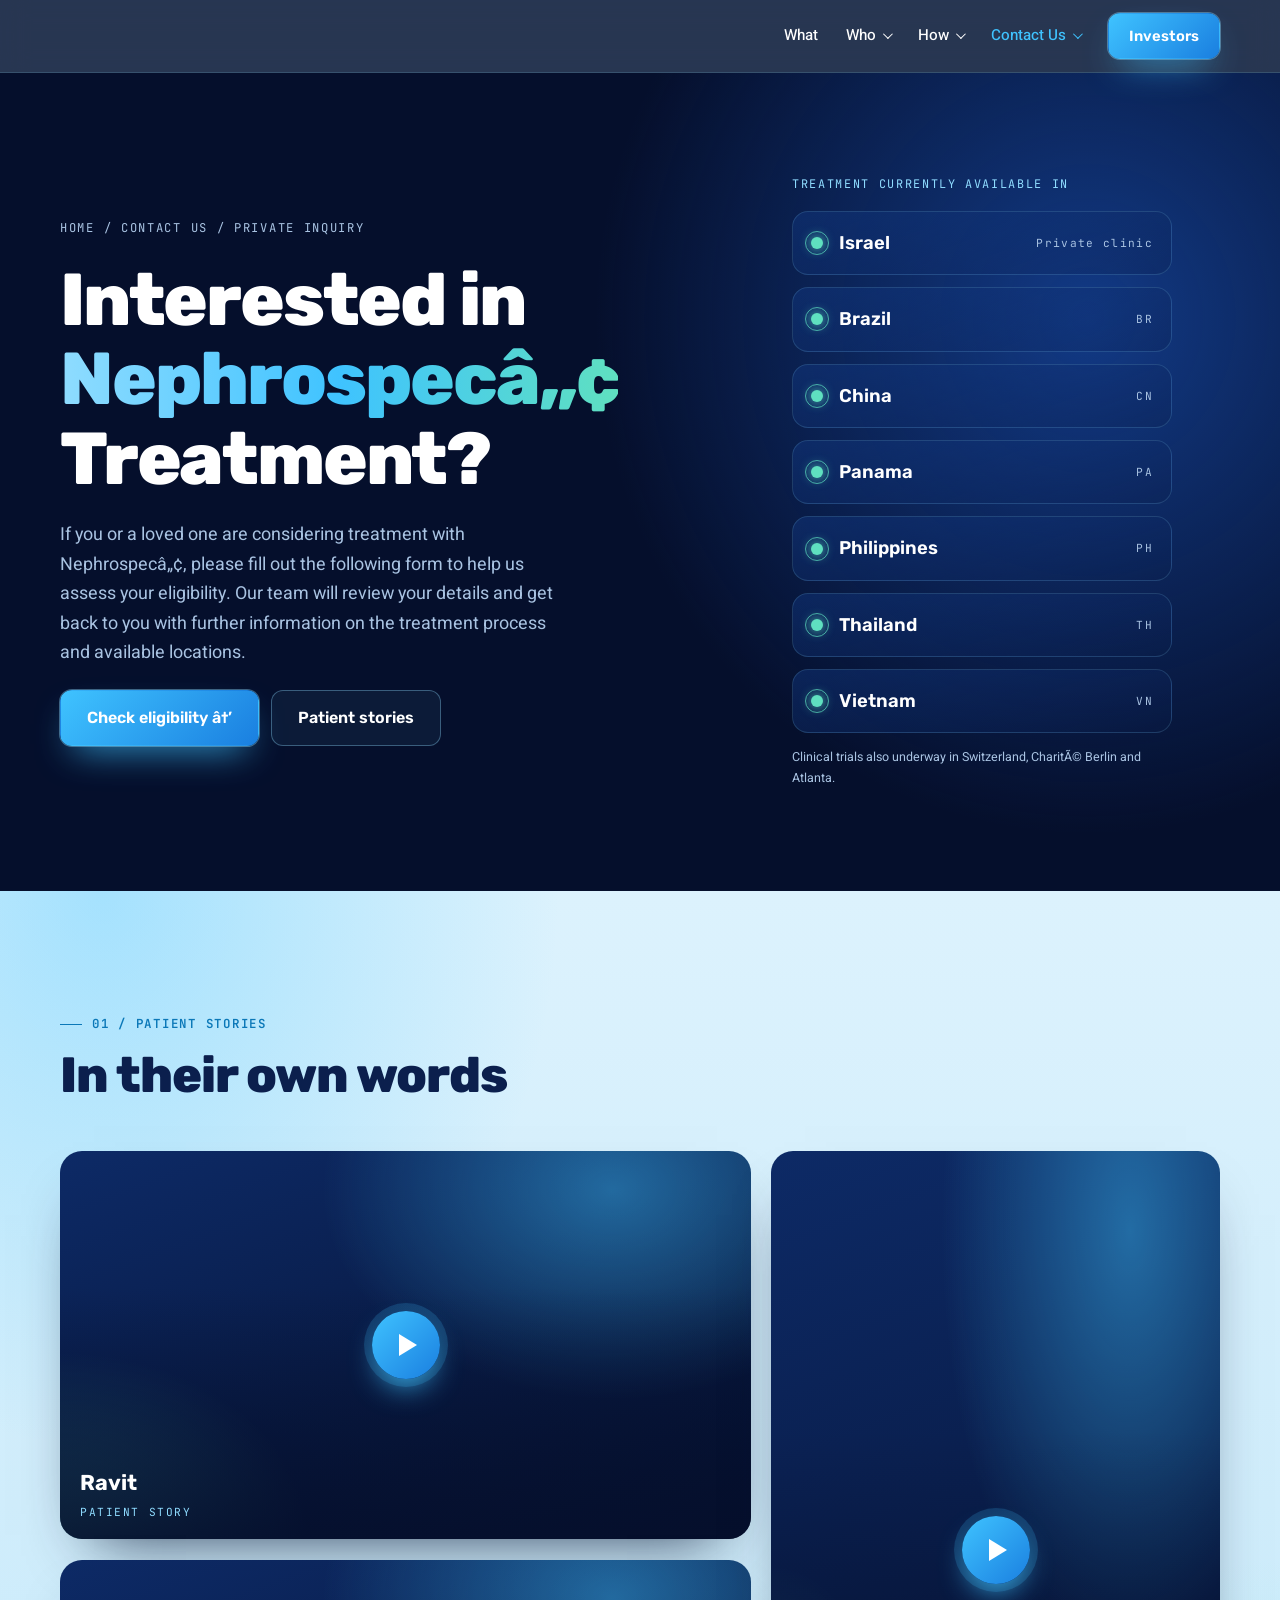
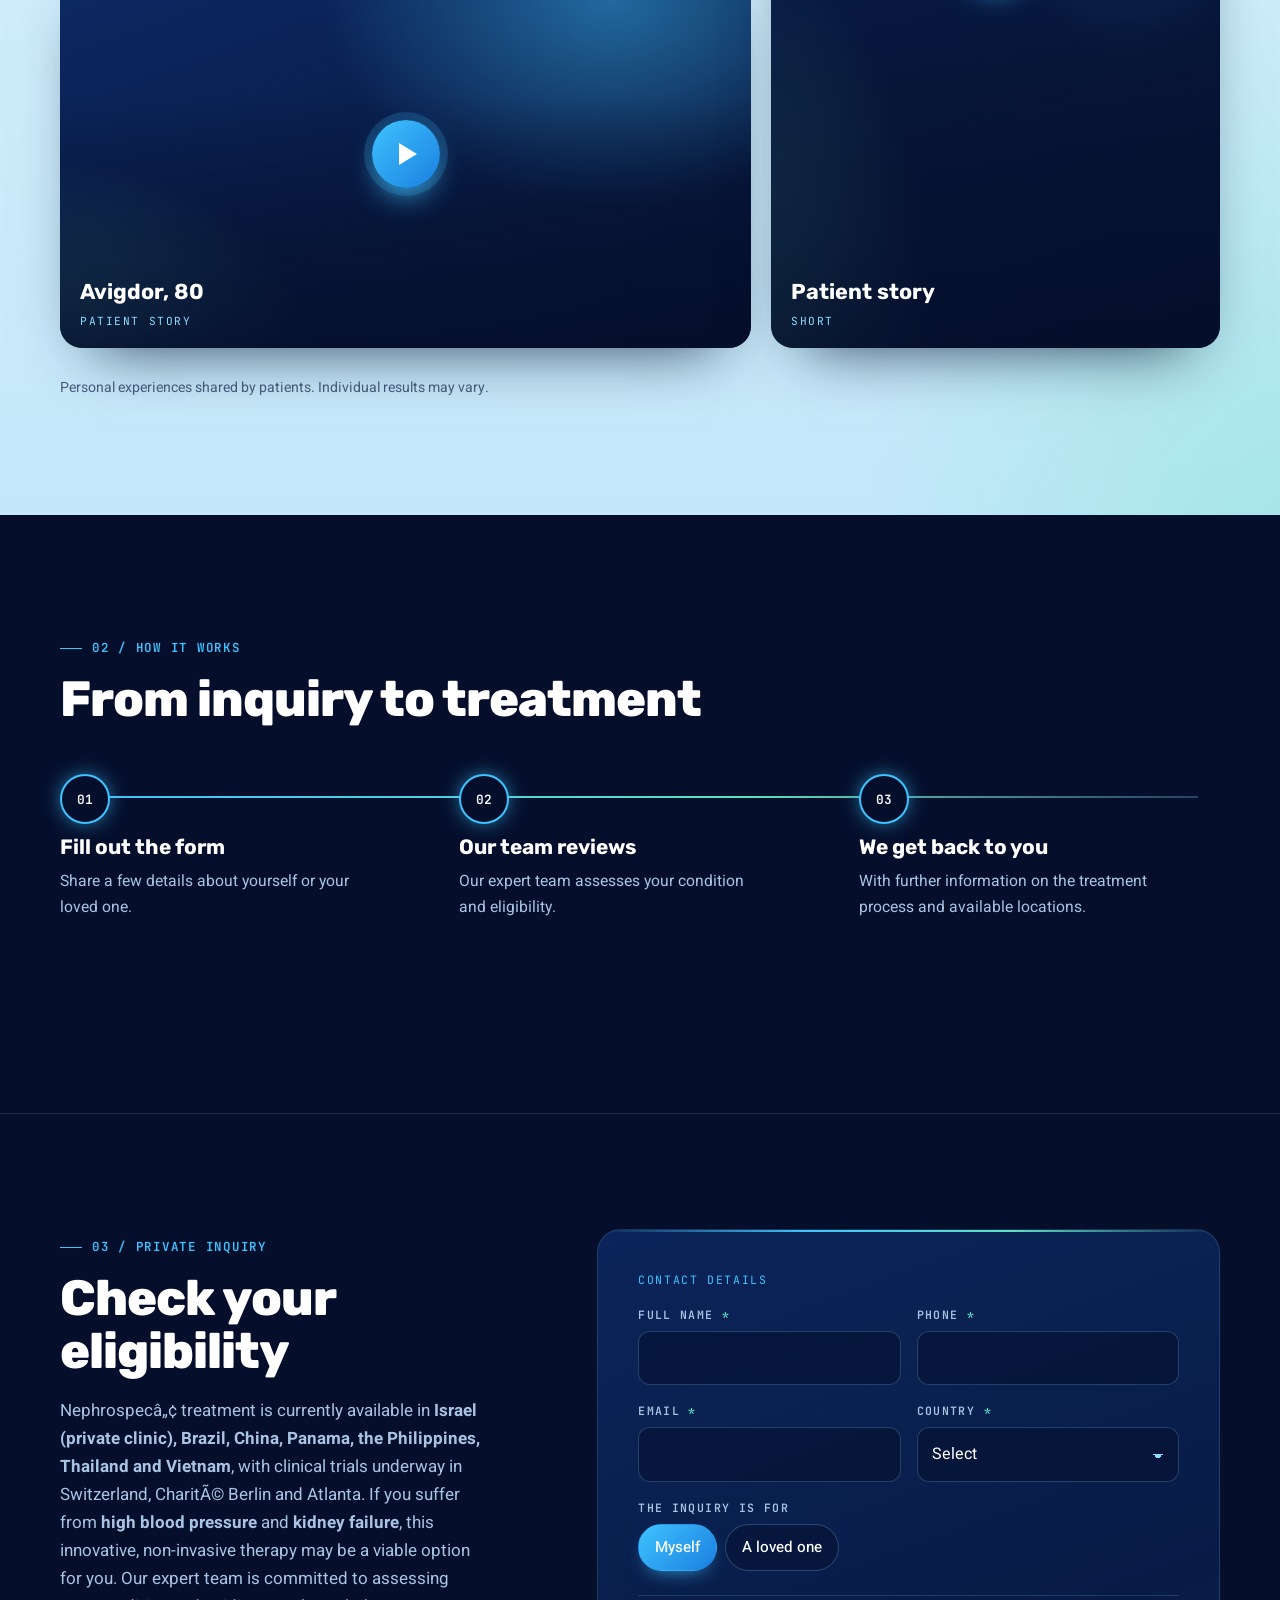
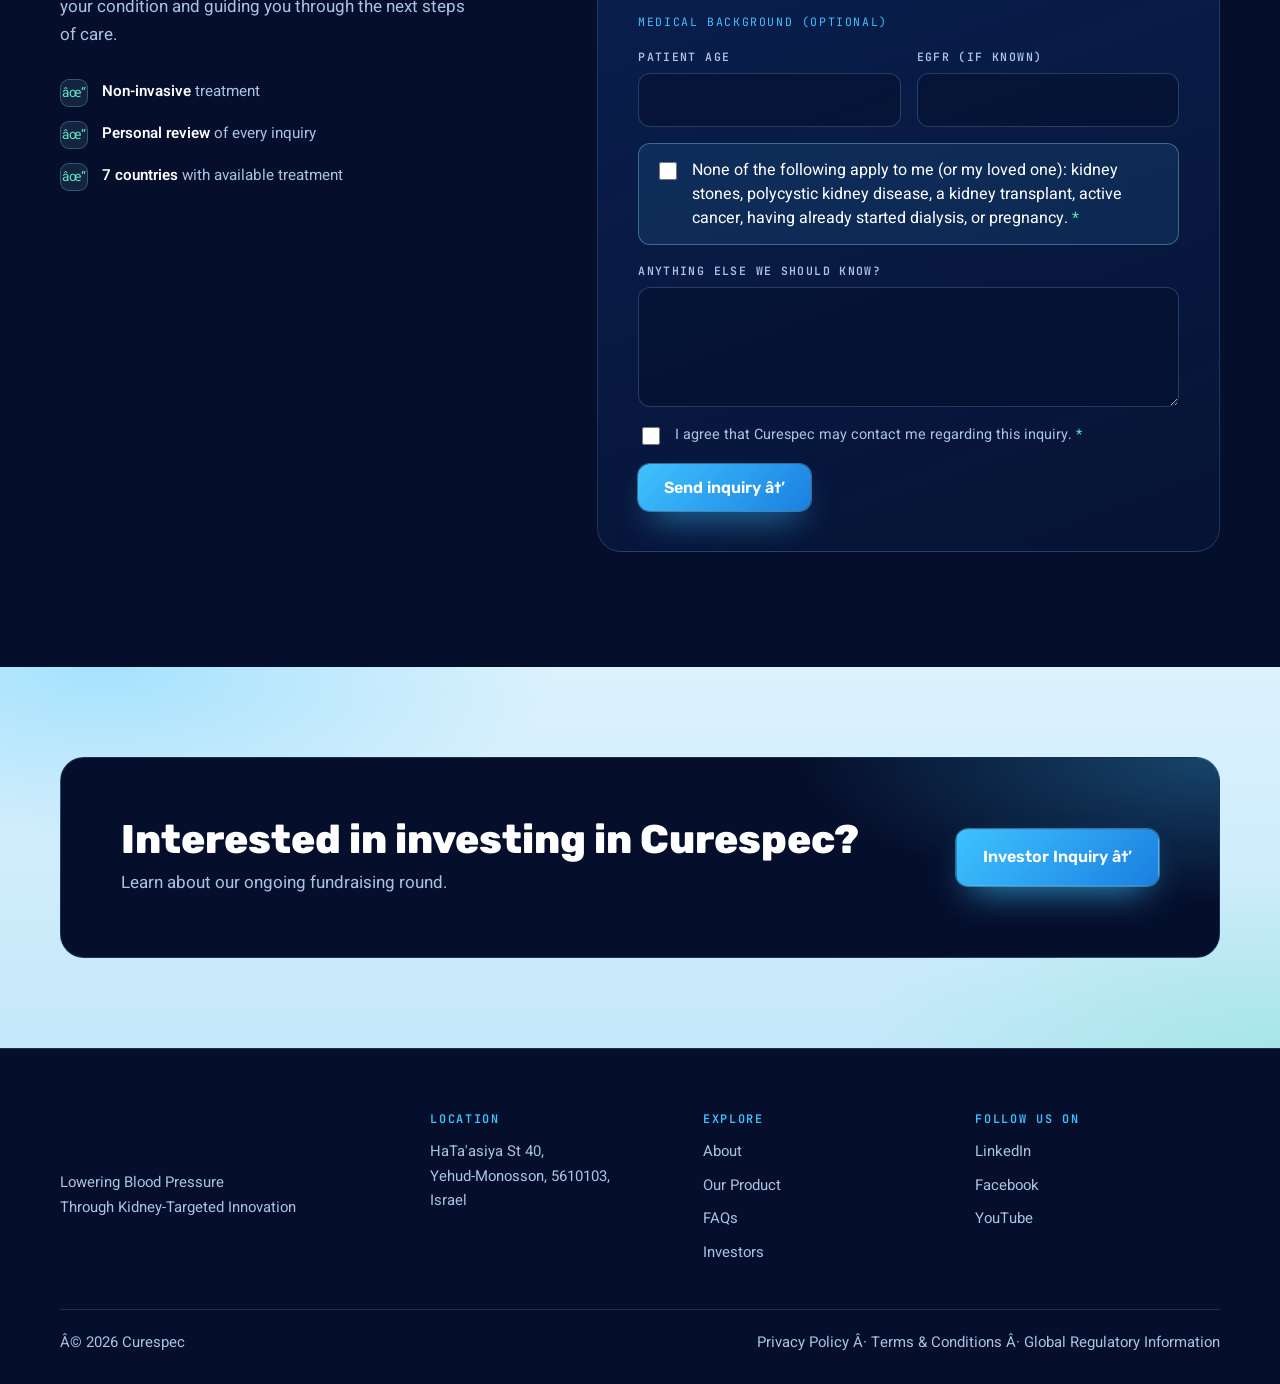
<file: private-inquiry.html>
<!doctype html>
<html lang="en">
<head>
<!-- Google tag (gtag.js) -->
<script async src="https://www.googletagmanager.com/gtag/js?id=AW-18036469544"></script>
<script>
 window.dataLayer = window.dataLayer || [];
 function gtag(){dataLayer.push(arguments);}
 gtag('js', new Date());
 gtag('config', 'AW-18036469544');
</script>

<script type="text/javascript">
    (function(c,l,a,r,i,t,y){
        c[a]=c[a]||function(){(c[a].q=c[a].q||[]).push(arguments)};
        t=l.createElement(r);t.async=1;t.src="https://www.clarity.ms/tag/"+i;
        y=l.getElementsByTagName(r)[0];y.parentNode.insertBefore(t,y);
    })(window, document, "clarity", "script", "w3dtjamm68");
</script>

<!-- Meta Pixel Code -->
<script>
!function(f,b,e,v,n,t,s)
{if(f.fbq)return;n=f.fbq=function(){n.callMethod?
n.callMethod.apply(n,arguments):n.queue.push(arguments)};
if(!f._fbq)f._fbq=n;n.push=n;n.loaded=!0;n.version='2.0';
n.queue=[];t=b.createElement(e);t.async=!0;
t.src=v;s=b.getElementsByTagName(e)[0];
s.parentNode.insertBefore(t,s)}(window, document,'script',
'https://connect.facebook.net/en_US/fbevents.js');
fbq('init', '1387872630185592');
fbq('track', 'PageView');
</script>
<noscript><img height="1" width="1" style="display:none"
src="https://www.facebook.com/tr?id=1387872630185592&ev=PageView&noscript=1"
/></noscript>
<!-- End Meta Pixel Code -->

<!-- Lead conversion helper - fires only after a real successful submit to the leads worker -->
<script>
function curespecTrackLead() {
  if (typeof gtag === 'function') {
    gtag('event', 'generate_lead');
    gtag('event', 'conversion', {
      'send_to': 'AW-18036469544/4YigCMPgp44cEKjeuphD',
      'value': 1.0,
      'currency': 'ILS'
    });
  }
  if (typeof fbq === 'function') {
    fbq('track', 'Lead');
  }
}
</script>

<meta charset="utf-8">
<meta name="viewport" content="width=device-width,initial-scale=1,viewport-fit=cover">
<title>Private Inquiry | Curespec</title>
<meta name="description" content="Interested in Nephrospec™ treatment? Fill out the form to check your eligibility, and watch patient stories.">
<link rel="preconnect" href="https://fonts.googleapis.com"><link rel="preconnect" href="https://fonts.gstatic.com" crossorigin>
<link rel="stylesheet" href="https://fonts.googleapis.com/css2?family=Heebo:wght@400;500;600;700&family=Rubik:wght@500;600;700;800&family=JetBrains+Mono:wght@500;600&display=swap">
<style>
:root{--deep:#050f2c;--line-d:rgba(143,220,255,.16);--cyan:#3fc3ff;--glow:#8fdcff;--teal:#5fe0c0;--ground:#c4e8fa;--card:rgba(255,255,255,.55);--line:rgba(26,127,224,.22);--ink:#0b1f4d;--ink-2:#4a5d7e;--on-d:#fff;--on-d-2:#a9c3e2;--f-display:"Rubik",system-ui,sans-serif;--f-body:"Heebo",system-ui,sans-serif;--f-mono:"JetBrains Mono",ui-monospace,monospace;--r:18px;--max:1200px}
*{box-sizing:border-box}html{scroll-behavior:smooth}
body{margin:0;background:var(--ground);color:var(--ink);font-family:var(--f-body);font-size:17px;line-height:1.65;-webkit-font-smoothing:antialiased}
h1,h2,h3{font-family:var(--f-display);line-height:1.08;margin:0;text-wrap:balance}p{margin:0}a{color:inherit}img{max-width:100%;display:block}
:focus-visible{outline:2px solid var(--cyan);outline-offset:3px;border-radius:6px}
.wrap{max-width:var(--max);margin-inline:auto;padding-inline:max(20px,env(safe-area-inset-left,0px))}
section{padding-block:clamp(72px,9vw,120px)}
.tag{font-family:var(--f-mono);font-size:.78rem;font-weight:600;letter-spacing:.14em;text-transform:uppercase;color:var(--cyan);display:inline-flex;align-items:center;gap:10px}
.tag::before{content:"";width:22px;height:1px;background:currentColor}.light .tag{color:#0b78b8}
.dark{position:relative;background:var(--deep);color:var(--on-d);overflow:hidden}
.cta::before,.page-hero::before,.inq::before{display:none}
.btn{display:inline-flex;align-items:center;gap:10px;font-family:var(--f-display);font-weight:600;font-size:1rem;border-radius:12px;padding:14px 26px;text-decoration:none;border:1px solid transparent;transition:transform .15s}
.btn:hover{transform:translateY(-2px)}
.btn-primary{background:linear-gradient(135deg,#3fc3ff,#1a7fe0);color:#fff;box-shadow:0 0 0 1px rgba(143,220,255,.4),0 16px 36px -14px rgba(63,195,255,.85)}
.logo{display:block;width:168px;flex:none}
.logo i{display:block;aspect-ratio:600/149;background:url([data-uri]) center/contain no-repeat}
/* NOTE: logo image temporarily omitted on this page due to technical transcription-risk limits; please re-upload the logo asset to restore it. */
.top{position:sticky;top:0;z-index:20;background:rgba(5,15,44,.82);backdrop-filter:blur(14px);border-bottom:1px solid var(--line-d)}
.top .wrap{display:flex;align-items:center;gap:28px;min-height:72px}
.nav{display:flex;gap:28px;margin-inline-start:auto;align-items:center;font-weight:500;font-size:.95rem;color:var(--on-d)}
.nav>a,.dd>button{color:var(--on-d);text-decoration:none;font:inherit;background:none;border:0;cursor:pointer;padding:0;display:flex;gap:7px;align-items:center}
.dd>button[aria-current],.dd-menu a[aria-current]{color:var(--cyan)}
.dd{position:relative}
.dd>button::after{content:"";width:6px;height:6px;border-right:1.5px solid currentColor;border-bottom:1.5px solid currentColor;transform:rotate(45deg) translateY(-2px)}
.dd-menu{position:absolute;top:calc(100% + 14px);inset-inline-start:-16px;min-width:220px;background:#0b1c47;border:1px solid var(--line-d);border-radius:14px;padding:8px;display:none;box-shadow:0 24px 50px -20px rgba(0,0,0,.6)}
.dd-menu::before{content:"";position:absolute;inset:-16px 0 auto;height:16px}
.dd:hover .dd-menu,.dd:focus-within .dd-menu{display:grid}
.dd-menu a{padding:10px 12px;border-radius:8px;text-decoration:none;color:var(--on-d-2)}
.dd-menu a:hover{background:rgba(63,195,255,.1);color:#fff}
.top .btn{padding:10px 20px;font-size:.92rem}
.menu{display:none;margin-inline-start:auto}
.menu summary{list-style:none;cursor:pointer;color:#fff;font-family:var(--f-mono);font-size:.85rem;letter-spacing:.1em;padding:8px 14px;border:1px solid var(--line-d);border-radius:10px}
.menu summary::-webkit-details-marker{display:none}
.menu nav{position:fixed;inset-inline:0;top:72px;background:#07163b;border-bottom:1px solid var(--line-d);padding:10px 20px 22px;display:grid;max-height:calc(100vh - 72px);overflow:auto}
.menu nav b{font-family:var(--f-mono);font-size:.72rem;letter-spacing:.14em;color:var(--cyan);margin-top:16px}
.menu nav a{padding:11px 0;color:#fff;text-decoration:none;border-bottom:1px solid var(--line-d)}
@media (max-width:980px){.nav,.top .btn{display:none}.menu{display:block}}

.page-hero{padding-block:clamp(64px,8vw,104px);background:radial-gradient(55% 90% at 85% 30%,#123a86 0%,transparent 70%),var(--deep)}
.page-hero .wrap{position:relative;display:grid;gap:18px}
.crumb{font-family:var(--f-mono);font-size:.76rem;letter-spacing:.14em;color:var(--on-d-2);text-transform:uppercase}
.crumb a{text-decoration:none}.crumb a:hover{color:#fff}
.page-hero h1{font-size:clamp(2.6rem,6vw,4.6rem);font-weight:800;letter-spacing:-.03em}
.page-hero h1 span{background:linear-gradient(90deg,#8fdcff,#3fc3ff 50%,#5fe0c0);-webkit-background-clip:text;background-clip:text;color:transparent}

.light{position:relative;overflow:hidden;background:radial-gradient(55% 70% at 8% 0%,rgba(63,195,255,.35),transparent 65%),radial-gradient(50% 70% at 100% 100%,rgba(95,224,192,.3),transparent 65%),linear-gradient(180deg,#dcf2fd 0%,#c4e8fa 100%)}
.light>.wrap,.dark>.wrap{position:relative}
.head{max-width:720px;margin-bottom:48px}
.head h2{font-size:clamp(2rem,4vw,3.1rem);font-weight:800;letter-spacing:-.02em;margin-top:14px}

/* hero */
.page-hero .wrap{grid-template-columns:1.15fr .85fr;align-items:center;gap:40px}
.hero-copy{display:grid;gap:22px}
.hero-copy .lead{color:var(--on-d-2);font-size:clamp(1.05rem,1.4vw,1.2rem);max-width:50ch}
.hero-copy .btns{display:flex;flex-wrap:wrap;gap:12px}
.btn-ghost{color:#fff;border-color:rgba(143,220,255,.35);background:rgba(143,220,255,.06)}
.btn-ghost:hover{border-color:#3fc3ff}
.sites{position:relative;justify-self:center;width:min(380px,100%);display:grid;gap:12px}
.sites .cap{font-family:var(--f-mono);font-size:.74rem;letter-spacing:.14em;text-transform:uppercase;color:var(--glow);margin-bottom:4px}
.site{display:flex;align-items:center;gap:16px;padding:16px 18px;border:1px solid var(--line-d);border-radius:16px;background:linear-gradient(160deg,rgba(18,58,134,.45),rgba(10,28,72,.25));opacity:0;transform:translateX(18px);animation:slin .7s cubic-bezier(.2,.7,.2,1) forwards}
.site:nth-child(3){animation-delay:.15s}.site:nth-child(4){animation-delay:.3s}.site:nth-child(5){animation-delay:.45s}.site:nth-child(6){animation-delay:.6s}.site:nth-child(7){animation-delay:.75s}
.site b{font-family:var(--f-display);font-size:1.15rem;font-weight:600}
.site small{margin-inline-start:auto;font-family:var(--f-mono);font-size:.7rem;letter-spacing:.12em;color:var(--on-d-2)}
a.site{text-decoration:none;color:inherit;transition:border-color .2s,transform .2s}
a.site:hover{border-color:#3fc3ff;transform:translateX(0) translateY(-2px)}
.pin{position:relative;width:12px;height:12px;border-radius:50%;background:#5fe0c0;box-shadow:0 0 12px #5fe0c0;flex:none}
.pin::after{content:"";position:absolute;inset:-6px;border-radius:50%;border:1px solid rgba(95,224,192,.7);animation:pin 2.4s ease-out infinite}
.site:nth-child(3) .pin::after{animation-delay:.6s}.site:nth-child(4) .pin::after{animation-delay:1.2s}.site:nth-child(5) .pin::after{animation-delay:1.8s}.site:nth-child(6) .pin::after{animation-delay:2.4s}.site:nth-child(7) .pin::after{animation-delay:3s}
@keyframes pin{0%{transform:scale(.6);opacity:1}100%{transform:scale(2.2);opacity:0}}
@keyframes slin{to{opacity:1;transform:none}}
@media (max-width:860px){.page-hero .wrap{grid-template-columns:1fr}.sites{justify-self:stretch;width:100%}}

/* patient stories */
.stories{display:grid;grid-template-columns:1.54fr 1fr;gap:20px;align-items:start}
.story.short{grid-column:2;grid-row:1/span 2}
.story{display:grid;gap:14px}
.player{position:relative;display:block;width:100%;border:0;padding:0;border-radius:22px;overflow:hidden;cursor:pointer;font:inherit;aspect-ratio:16/9;isolation:isolate;
  background:radial-gradient(70% 90% at 80% 10%,rgba(63,195,255,.45),transparent 60%),radial-gradient(60% 80% at 0% 100%,rgba(95,224,192,.35),transparent 60%),linear-gradient(160deg,#0d2a66,#050f2c);
  box-shadow:0 30px 60px -34px rgba(5,15,44,.85);transition:transform .3s,box-shadow .3s}
.player.tall{aspect-ratio:9/16}
.player:hover{transform:translateY(-4px);box-shadow:0 36px 70px -30px rgba(26,127,224,.75)}
.player .thumb{position:absolute;inset:0;width:100%;height:100%;object-fit:cover;z-index:-1}
.player::after{content:"";position:absolute;inset:0;background:linear-gradient(180deg,rgba(5,15,44,0) 35%,rgba(5,15,44,.85));z-index:-1}
.player .play{position:absolute;top:50%;left:50%;width:68px;height:68px;margin:-34px 0 0 -34px;border-radius:50%;background:linear-gradient(135deg,#3fc3ff,#1a7fe0);box-shadow:0 0 0 8px rgba(63,195,255,.18),0 14px 30px -8px rgba(63,195,255,.9);transition:transform .25s}
.player .play::before{content:"";position:absolute;top:50%;left:54%;transform:translate(-50%,-50%);border-style:solid;border-width:11px 0 11px 18px;border-color:transparent transparent transparent #fff}
.player:hover .play{transform:scale(1.08)}
.player .who{position:absolute;inset:auto 0 0;padding:18px 20px;text-align:start;color:#fff;display:grid;gap:2px}
.player .who b{font-family:var(--f-display);font-size:1.35rem;font-weight:700}
.player .who small{font-family:var(--f-mono);font-size:.7rem;letter-spacing:.14em;text-transform:uppercase;color:var(--glow)}
.player iframe{position:absolute;inset:0;width:100%;height:100%;border:0}
.story p{color:var(--ink-2);font-size:.95rem;padding-inline:4px}
.note{margin-top:28px;font-size:.88rem;color:var(--ink-2)}
@media (max-width:980px){.stories{grid-template-columns:1fr 1fr}.story.short{grid-column:1/-1;grid-row:auto;max-width:340px;justify-self:center;width:100%}}
@media (max-width:620px){.stories{grid-template-columns:1fr}}

/* process */
.steps{display:grid;grid-template-columns:repeat(3,1fr);gap:clamp(20px,3vw,40px);margin-top:10px;counter-reset:s;position:relative}
.steps::before{content:"";position:absolute;top:22px;left:22px;right:22px;height:2px;background:linear-gradient(90deg,#3fc3ff,#5fe0c0 60%,rgba(143,220,255,.25))}
.step{position:relative;display:grid;gap:10px;padding-top:62px}
.steps-sec{padding-bottom:clamp(130px,15vw,200px)}
.step::before{counter-increment:s;content:"0" counter(s);position:absolute;top:0;left:0;width:46px;height:46px;border-radius:50%;display:grid;place-items:center;background:var(--deep);border:2px solid #3fc3ff;font-family:var(--f-mono);font-size:.8rem;font-weight:600;color:#fff;box-shadow:0 0 18px rgba(63,195,255,.55)}
.step h3{font-size:1.3rem;font-weight:700}
.step p{color:var(--on-d-2);font-size:.98rem;max-width:34ch}
@media (max-width:820px){.steps{grid-template-columns:1fr}.steps::before{top:22px;bottom:22px;left:22px;right:auto;width:2px;height:auto;background:linear-gradient(180deg,#3fc3ff,#5fe0c0)}.step{padding:0 0 0 70px;min-height:46px}}
/* inquiry */
.inq-grid{display:grid;grid-template-columns:.85fr 1.15fr;gap:clamp(36px,6vw,80px);align-items:start}
.inq h2{font-size:clamp(2rem,4vw,3.1rem);font-weight:800;letter-spacing:-.02em;margin-top:14px}
.inq .txt{color:var(--on-d-2);margin-top:18px;max-width:42ch}
.inq .alt{margin-top:28px;font-size:.95rem;color:var(--on-d-2)}
.inq .alt a{color:#8fdcff}
.form{display:grid;grid-template-columns:1fr 1fr;gap:16px;padding:clamp(24px,4vw,40px);border:1px solid var(--line-d);border-radius:24px;background:linear-gradient(160deg,rgba(18,58,134,.5),rgba(10,28,72,.3));position:relative;overflow:hidden}
.form::before{content:"";position:absolute;inset:0 0 auto;height:2px;background:linear-gradient(90deg,transparent,#3fc3ff,#5fe0c0,transparent)}
.f{display:grid;gap:7px}
.f.full{grid-column:1/-1}
.f label{font-family:var(--f-mono);font-size:.72rem;font-weight:600;letter-spacing:.12em;text-transform:uppercase;color:var(--on-d-2)}
.f label i{font-style:normal;color:var(--teal)}
.f input,.f textarea{font:inherit;font-size:1rem;color:#fff;background:rgba(5,15,44,.55);border:1px solid rgba(143,220,255,.22);border-radius:12px;padding:13px 14px;transition:border-color .2s,box-shadow .2s;width:100%}
.f textarea{min-height:120px;resize:vertical}
.f input:focus,.f textarea:focus{outline:none;border-color:#3fc3ff;box-shadow:0 0 0 3px rgba(63,195,255,.18)}
.form .btn{grid-column:1/-1;justify-self:start;border:0;cursor:pointer}
.sent{grid-column:1/-1;display:none;color:var(--teal);font-family:var(--f-display);font-weight:600}
.form.done .sent{display:block}
.form.done>*:not(.sent){display:none}
@media (max-width:900px){.inq-grid{grid-template-columns:1fr}}
@media (max-width:560px){.form{grid-template-columns:1fr}}

.f select{font:inherit;font-size:1rem;color:#fff;background:rgba(5,15,44,.55);border:1px solid rgba(143,220,255,.22);border-radius:12px;padding:13px 14px;width:100%;appearance:none;background-image:linear-gradient(45deg,transparent 50%,#8fdcff 50%),linear-gradient(135deg,#8fdcff 50%,transparent 50%);background-position:calc(100% - 20px) 55%,calc(100% - 15px) 55%;background-size:5px 5px;background-repeat:no-repeat}
.f select:focus{outline:none;border-color:#3fc3ff;box-shadow:0 0 0 3px rgba(63,195,255,.18)}
.f select option{background:#0b1c47}
.seg{display:flex;flex-wrap:wrap;gap:8px}
.seg label{font-family:var(--f-body);font-size:.95rem;font-weight:500;letter-spacing:0;text-transform:none;color:#fff;cursor:pointer}
.seg input{position:absolute;opacity:0;pointer-events:none}
.seg span{display:inline-block;padding:10px 16px;border-radius:999px;border:1px solid rgba(143,220,255,.25);background:rgba(5,15,44,.45);transition:all .2s}
.seg input:checked+span{background:linear-gradient(135deg,#3fc3ff,#1a7fe0);border-color:transparent;box-shadow:0 8px 20px -10px rgba(63,195,255,.9)}
.seg input:focus-visible+span{outline:2px solid #3fc3ff;outline-offset:2px}
.f .hint{font-size:.8rem;color:var(--on-d-2)}
.fs{grid-column:1/-1;margin-top:8px;padding-top:16px;border-top:1px solid var(--line-d);font-family:var(--f-mono);font-size:.72rem;letter-spacing:.14em;text-transform:uppercase;color:var(--cyan)}
.consent{grid-column:1/-1;display:flex;gap:12px;align-items:flex-start;font-size:.9rem;color:var(--on-d-2)}
.consent input{margin-top:4px;width:18px;height:18px;accent-color:#3fc3ff;flex:none}
.inq .facts{margin-top:30px;display:grid;gap:14px}
.inq .facts div{display:flex;gap:14px;align-items:flex-start;color:var(--on-d-2);font-size:.95rem}
.inq .facts b{color:#fff;font-weight:600}
.inq .facts i{width:28px;height:28px;border-radius:9px;flex:none;display:grid;place-items:center;background:rgba(143,220,255,.1);border:1px solid rgba(143,220,255,.28);font-style:normal;color:var(--teal);font-size:.85rem}
.elig{background:rgba(63,195,255,.1);border:1px solid rgba(143,220,255,.35);border-radius:12px;padding:14px 16px;font-size:1rem!important;line-height:1.5;color:#fff!important}
/* closing cta */
.cta-sec{padding-block:clamp(56px,7vw,90px)}
.cta.dark{background:radial-gradient(60% 120% at 100% 0%,rgba(63,195,255,.3),transparent 60%),var(--deep)}
.cta .small{font-size:.9rem}.cta .small a{color:#8fdcff}
/* reveal on scroll */
.js .rv{opacity:0;transform:translateY(28px);transition:opacity .8s cubic-bezier(.2,.7,.2,1),transform .8s cubic-bezier(.2,.7,.2,1);transition-delay:var(--dl,0s)}
.js .rv.in{opacity:1;transform:none}
.cta{position:relative;display:flex;flex-wrap:wrap;gap:24px;align-items:center;justify-content:space-between;border-radius:24px;padding:clamp(32px,6vw,60px);border:1px solid var(--line-d)}
.cta h2{font-size:clamp(1.7rem,3.4vw,2.5rem);font-weight:800}.cta p{color:var(--on-d-2);margin-top:8px}

.foot{background:var(--deep);color:var(--on-d-2);padding-block:64px 30px;font-size:.93rem;border-top:1px solid var(--line-d)}
.foot-top{display:grid;grid-template-columns:1.4fr 1fr 1fr 1fr;gap:28px}
.foot h3{font-family:var(--f-mono);font-size:.74rem;font-weight:600;letter-spacing:.14em;text-transform:uppercase;color:var(--cyan);margin-bottom:14px}
.foot ul{list-style:none;padding:0;margin:0;display:grid;gap:9px}
.foot a{color:var(--on-d-2);text-decoration:none}.foot a:hover{color:#fff}
.foot-bottom{margin-top:44px;border-top:1px solid var(--line-d);padding-top:20px;display:flex;flex-wrap:wrap;gap:16px;justify-content:space-between}
@media (max-width:860px){.foot-top{grid-template-columns:1fr 1fr}}
@media (max-width:520px){.foot-top{grid-template-columns:1fr}}
.preview{background:#fff3c4;color:#5b4500;font-size:.85rem;text-align:center;padding:8px 16px}
@media (prefers-reduced-motion:reduce){*{animation:none!important;transition:none!important}}
</style>
</head>
<body>
<script>document.documentElement.classList.add("js")</script>
<header class="top"><div class="wrap">
  <a class="logo" href="index.html" aria-label="Curespec home"><i></i></a>
  <nav class="nav" aria-label="Main">
    <a href="index.html">What</a>
    <div class="dd"><button type="button" aria-haspopup="true">Who</button><div class="dd-menu"><a href="about.html">About</a><a href="team.html">Our Team</a><a href="global.html">Curespec Global</a></div></div>
    <div class="dd"><button type="button" aria-haspopup="true">How</button><div class="dd-menu"><a href="technology.html">Our Product</a><a href="faqs.html">FAQs</a></div></div>
    <div class="dd"><button type="button" aria-haspopup="true" aria-current="true">Contact Us</button><div class="dd-menu"><a href="investors.html">Investors</a><a href="private-inquiry.html" aria-current="page">Private Inquiry</a><a href="contact.html">Do you have a question?</a></div></div>
  </nav>
  <a class="btn btn-primary" href="investors.html">Investors</a>
  <details class="menu"><summary>MENU</summary><nav aria-label="Mobile">
    <a href="index.html">What</a>
    <b>WHO</b><a href="about.html">About</a><a href="team.html">Our Team</a><a href="global.html">Curespec Global</a>
    <b>HOW</b><a href="technology.html">Our Product</a><a href="faqs.html">FAQs</a>
    <b>CONTACT US</b><a href="investors.html">Investors</a><a href="private-inquiry.html">Private Inquiry</a><a href="contact.html">Do you have a question?</a>
  </nav></details>
</div></header>

<main>
<section class="page-hero dark">
  <div class="wrap">
    <div class="hero-copy">
      <span class="crumb"><a href="index.html">Home</a> / Contact Us / Private Inquiry</span>
      <h1>Interested in <span>Nephrospec™</span> Treatment?</h1>
      <p class="lead">If you or a loved one are considering treatment with Nephrospec™, please fill out the following form to help us assess your eligibility. Our team will review your details and get back to you with further information on the treatment process and available locations.</p>
      <div class="btns"><a class="btn btn-primary" href="#inquiry">Check eligibility →</a><a class="btn btn-ghost" href="#stories">Patient stories</a></div>
    </div>
    <div class="sites" aria-label="Treatment currently available in">
      <span class="cap">Treatment currently available in</span>
      <a class="site" href="israel-clinic.html"><span class="pin"></span><b>Israel</b><small>Private clinic</small></a>
      <div class="site"><span class="pin"></span><b>Brazil</b><small>BR</small></div>
      <div class="site"><span class="pin"></span><b>China</b><small>CN</small></div>
      <div class="site"><span class="pin"></span><b>Panama</b><small>PA</small></div>
      <div class="site"><span class="pin"></span><b>Philippines</b><small>PH</small></div>
      <div class="site"><span class="pin"></span><b>Thailand</b><small>TH</small></div>
      <div class="site"><span class="pin"></span><b>Vietnam</b><small>VN</small></div>
      <p style="margin:2px 0 0;font-size:.78rem;color:var(--on-d-2)">Clinical trials also underway in Switzerland, Charité Berlin and Atlanta.</p>
    </div>
  </div>
</section>

<section class="light" id="stories"><div class="wrap">
  <div class="head rv"><span class="tag">01 / Patient stories</span><h2>In their own words</h2></div>
  <div class="stories">
    <div class="story rv">
      <button type="button" class="player" data-id="05Qia29RCyk" aria-label="Play video: Ravit">
        <img class="thumb" src="https://i.ytimg.com/vi/05Qia29RCyk/hqdefault.jpg" alt="" loading="lazy" onerror="this.remove()">
        <span class="play"></span>
        <span class="who"><b>Ravit</b><small>Patient story</small></span>
      </button>
    </div>
    <div class="story rv" style="--dl:.1s">
      <button type="button" class="player" data-id="5YtRmAciL7M" aria-label="Play video: Avigdor, 80">
        <img class="thumb" src="https://i.ytimg.com/vi/5YtRmAciL7M/hqdefault.jpg" alt="" loading="lazy" onerror="this.remove()">
        <span class="play"></span>
        <span class="who"><b>Avigdor, 80</b><small>Patient story</small></span>
      </button>
    </div>
    <div class="story short rv" style="--dl:.2s">
      <button type="button" class="player tall" data-id="4ZMtSq5G8JI" aria-label="Play video: Patient story">
        <img class="thumb" src="https://i.ytimg.com/vi/4ZMtSq5G8JI/oar2.jpg" alt="" loading="lazy" onerror="this.remove()">
        <span class="play"></span>
        <span class="who"><b>Patient story</b><small>Short</small></span>
      </button>
    </div>
  </div>
  <p class="note rv">Personal experiences shared by patients. Individual results may vary.</p>
</div></section>

<section class="dark steps-sec"><div class="wrap">
  <div class="head rv"><span class="tag">02 / How it works</span><h2>From inquiry to treatment</h2></div>
  <div class="steps rv">
    <div class="step"><h3>Fill out the form</h3><p>Share a few details about yourself or your loved one.</p></div>
    <div class="step"><h3>Our team reviews</h3><p>Our expert team assesses your condition and eligibility.</p></div>
    <div class="step"><h3>We get back to you</h3><p>With further information on the treatment process and available locations.</p></div>
  </div>
</div></section>

<section class="dark inq" id="inquiry" style="border-top:1px solid var(--line-d)"><div class="wrap inq-grid">
  <div class="rv">
    <span class="tag">03 / Private inquiry</span>
    <h2>Check your eligibility</h2>
    <p class="txt">Nephrospec™ treatment is currently available in <b>Israel (private clinic), Brazil, China, Panama, the Philippines, Thailand and Vietnam</b>, with clinical trials underway in Switzerland, Charité Berlin and Atlanta. If you suffer from <b>high blood pressure</b> and <b>kidney failure</b>, this innovative, non-invasive therapy may be a viable option for you. Our expert team is committed to assessing your condition and guiding you through the next steps of care.</p>
    <div class="facts">
      <div><i>✓</i><span><b>Non-invasive</b> treatment</span></div>
      <div><i>✓</i><span><b>Personal review</b> of every inquiry</span></div>
      <div><i>✓</i><span><b>7 countries</b> with available treatment</span></div>
    </div>
  </div>
  <form class="form rv" style="--dl:.12s" id="piform" novalidate>
    <span class="fs" style="margin-top:0;padding-top:0;border:0">Contact details</span>
    <div class="f"><label for="fn">Full name <i>*</i></label><input id="fn" name="name" autocomplete="name" required></div>
    <div class="f"><label for="ph">Phone <i>*</i></label><input id="ph" name="phone" type="tel" autocomplete="tel" required></div>
    <div class="f"><label for="em">Email <i>*</i></label><input id="em" name="email" type="email" autocomplete="email" required></div>
    <div class="f"><label for="ct">Country <i>*</i></label><select id="ct" name="country" required><option value="" selected disabled>Select</option><option>Israel</option><option>Brazil</option><option>China</option><option>Panama</option><option>Philippines</option><option>Thailand</option><option>Vietnam</option><option>Other</option></select></div>
    <div class="f full"><label>The inquiry is for</label><div class="seg"><label><input type="radio" name="for" value="Myself" checked><span>Myself</span></label><label><input type="radio" name="for" value="A loved one"><span>A loved one</span></label></div></div>
    <span class="fs">Medical background (optional)</span>
    <div class="f"><label for="ag">Patient age</label><input id="ag" name="age" type="number" min="18" max="120" inputmode="numeric"></div>
    <div class="f"><label for="eg">eGFR (if known)</label><input id="eg" name="egfr" inputmode="decimal"></div>
    <label class="f full consent elig"><input type="checkbox" name="eligibility" required><span>None of the following apply to me (or my loved one): kidney stones, polycystic kidney disease, a kidney transplant, active cancer, having already started dialysis, or pregnancy. <i style="font-style:normal;color:var(--teal)">*</i></span></label>
    <div class="f full"><label for="ms">Anything else we should know?</label><textarea id="ms" name="message"></textarea></div>
    <label class="consent"><input type="checkbox" name="consent" required><span>I agree that Curespec may contact me regarding this inquiry. <i style="font-style:normal;color:var(--teal)">*</i></span></label>
    <button class="btn btn-primary" type="submit">Send inquiry →</button>
    <p class="sent" role="status">Thank you. Our team will review your details and get back to you.</p>
  </form>
</div></section>

<section class="light cta-sec"><div class="wrap">
  <div class="cta dark rv">
    <div><h2>Interested in investing in Curespec?</h2><p>Learn about our ongoing fundraising round.</p></div>
    <a class="btn btn-primary" href="investors.html">Investor Inquiry →</a>
  </div>
</div></section>
</main>

<footer class="foot"><div class="wrap">
  <div class="foot-top">
    <div style="display:grid;gap:16px;align-content:start"><a class="logo" href="index.html" aria-label="Curespec home"><i></i></a><p>Lowering Blood Pressure<br>Through Kidney-Targeted Innovation</p></div>
    <div><h3>Location</h3><p>HaTa'asiya St 40,<br>Yehud-Monosson, 5610103,<br>Israel</p></div>
    <div><h3>Explore</h3><ul><li><a href="about.html">About</a></li><li><a href="technology.html">Our Product</a></li><li><a href="faqs.html">FAQs</a></li><li><a href="investors.html">Investors</a></li></ul></div>
    <div><h3>Follow us on</h3><ul><li><a href="https://www.linkedin.com/company/curespec/" target="_blank" rel="noopener">LinkedIn</a></li><li><a href="https://www.facebook.com/Curespec" target="_blank" rel="noopener">Facebook</a></li><li><a href="https://www.youtube.com/@curespec-nps" target="_blank" rel="noopener">YouTube</a></li></ul></div>
  </div>
  <div class="foot-bottom"><span>© 2026 Curespec</span><span><a href="privacy.html">Privacy Policy</a> · <a href="terms.html">Terms &amp; Conditions</a> · <a href="regulatory.html">Global Regulatory Information</a></span></div>
</div></footer>
<script>
(function(){var els=document.querySelectorAll('.rv');if(!('IntersectionObserver' in window)){els.forEach(function(e){e.classList.add('in')});return}var io=new IntersectionObserver(function(es){es.forEach(function(e){if(e.isIntersecting){e.target.classList.add('in');io.unobserve(e.target)}})},{threshold:.15});els.forEach(function(e){io.observe(e)})})();
document.querySelectorAll('.player').forEach(function(p){p.addEventListener('click',function(){var f=document.createElement('iframe');f.src='https://www.youtube-nocookie.com/embed/'+p.dataset.id+'?autoplay=1&rel=0';f.allow='autoplay; encrypted-media; picture-in-picture';f.allowFullscreen=true;f.title=p.getAttribute('aria-label');p.replaceChildren(f);p.style.cursor='default';},{once:true})});
document.getElementById('piform').addEventListener('submit',function(e){
  e.preventDefault();
  var f=e.target;
  if(!f.checkValidity()){f.reportValidity();return}
  var data={form:'private-inquiry'};
  new FormData(f).forEach(function(v,k){data[k]=v});
  f.classList.add('done');
  f.querySelector('button[type=submit]').disabled=true;
  fetch('https://curespec-leads.lironcurespec.workers.dev/',{method:'POST',headers:{'Content-Type':'application/json'},body:JSON.stringify(data)})
    .then(function(){ if (typeof curespecTrackLead === 'function') curespecTrackLead(); })
    .catch(function(){});
});
</script>
</body>
</html>
</file>
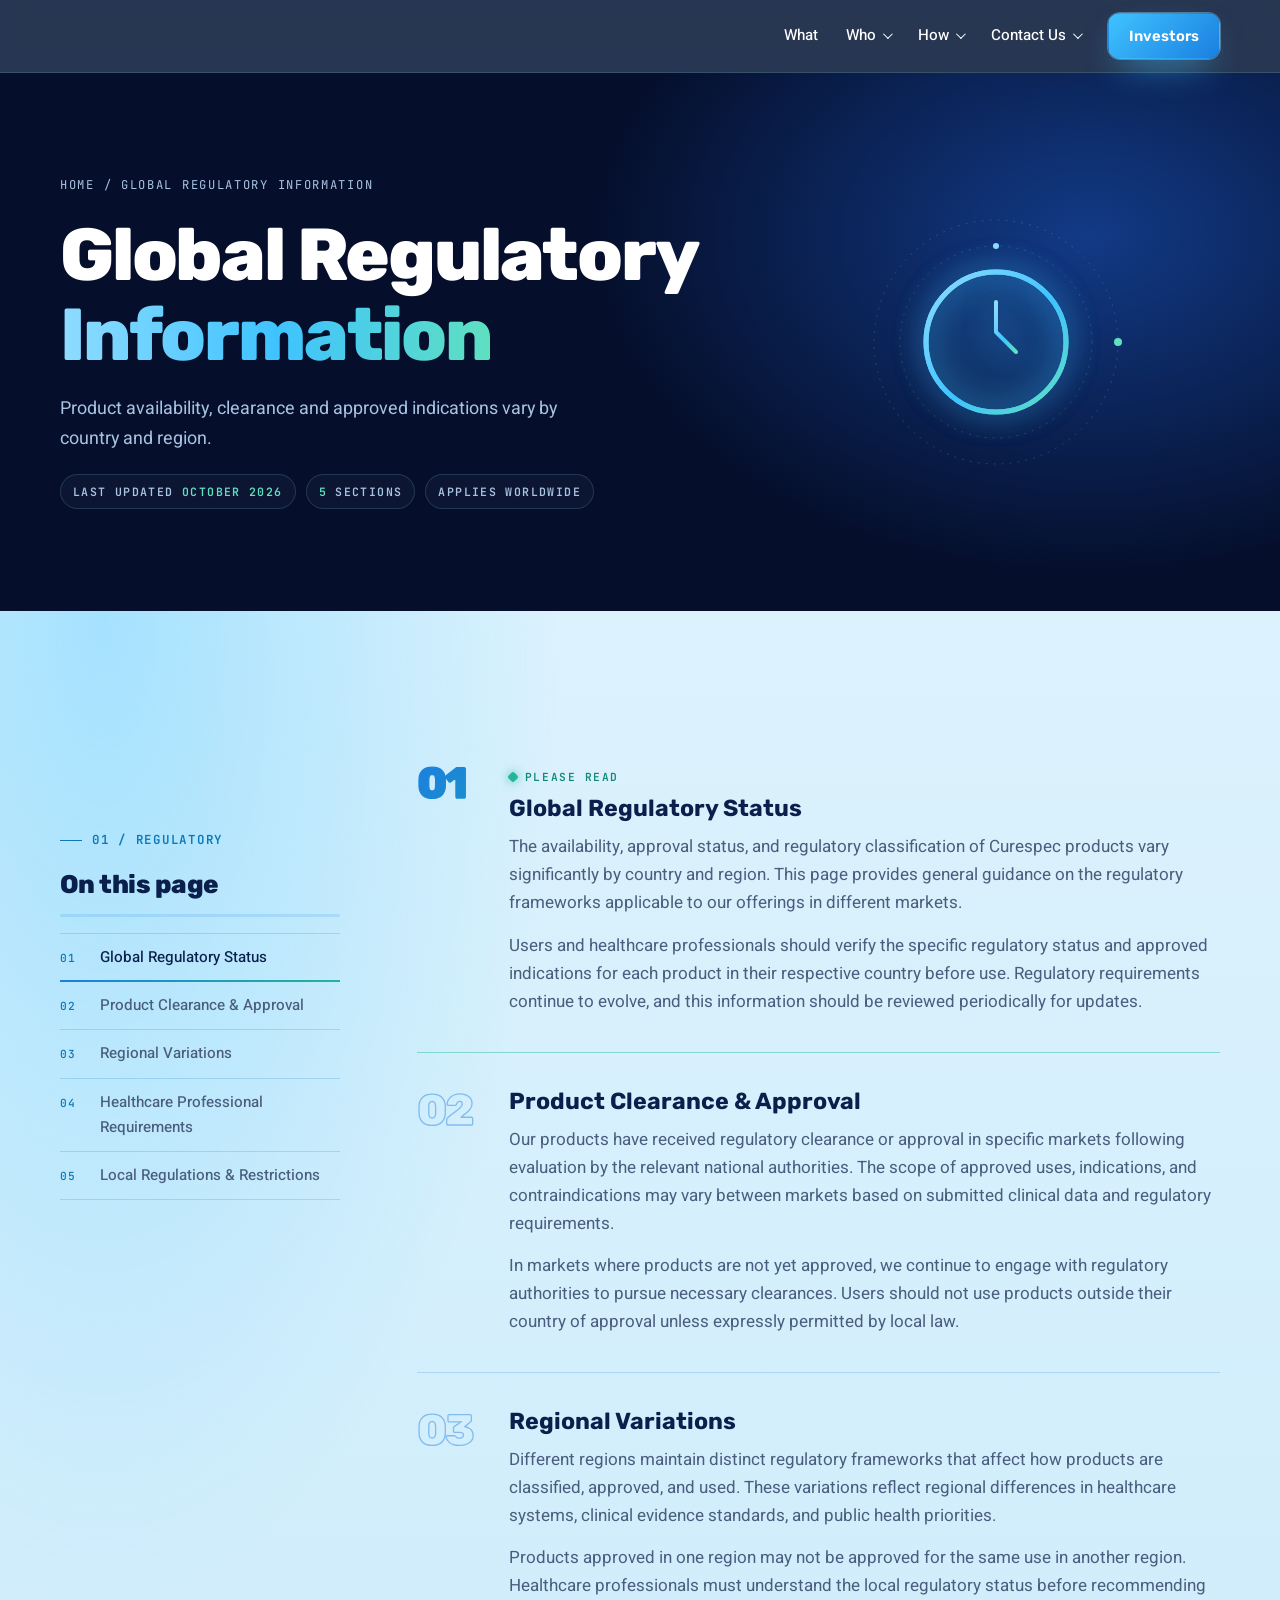
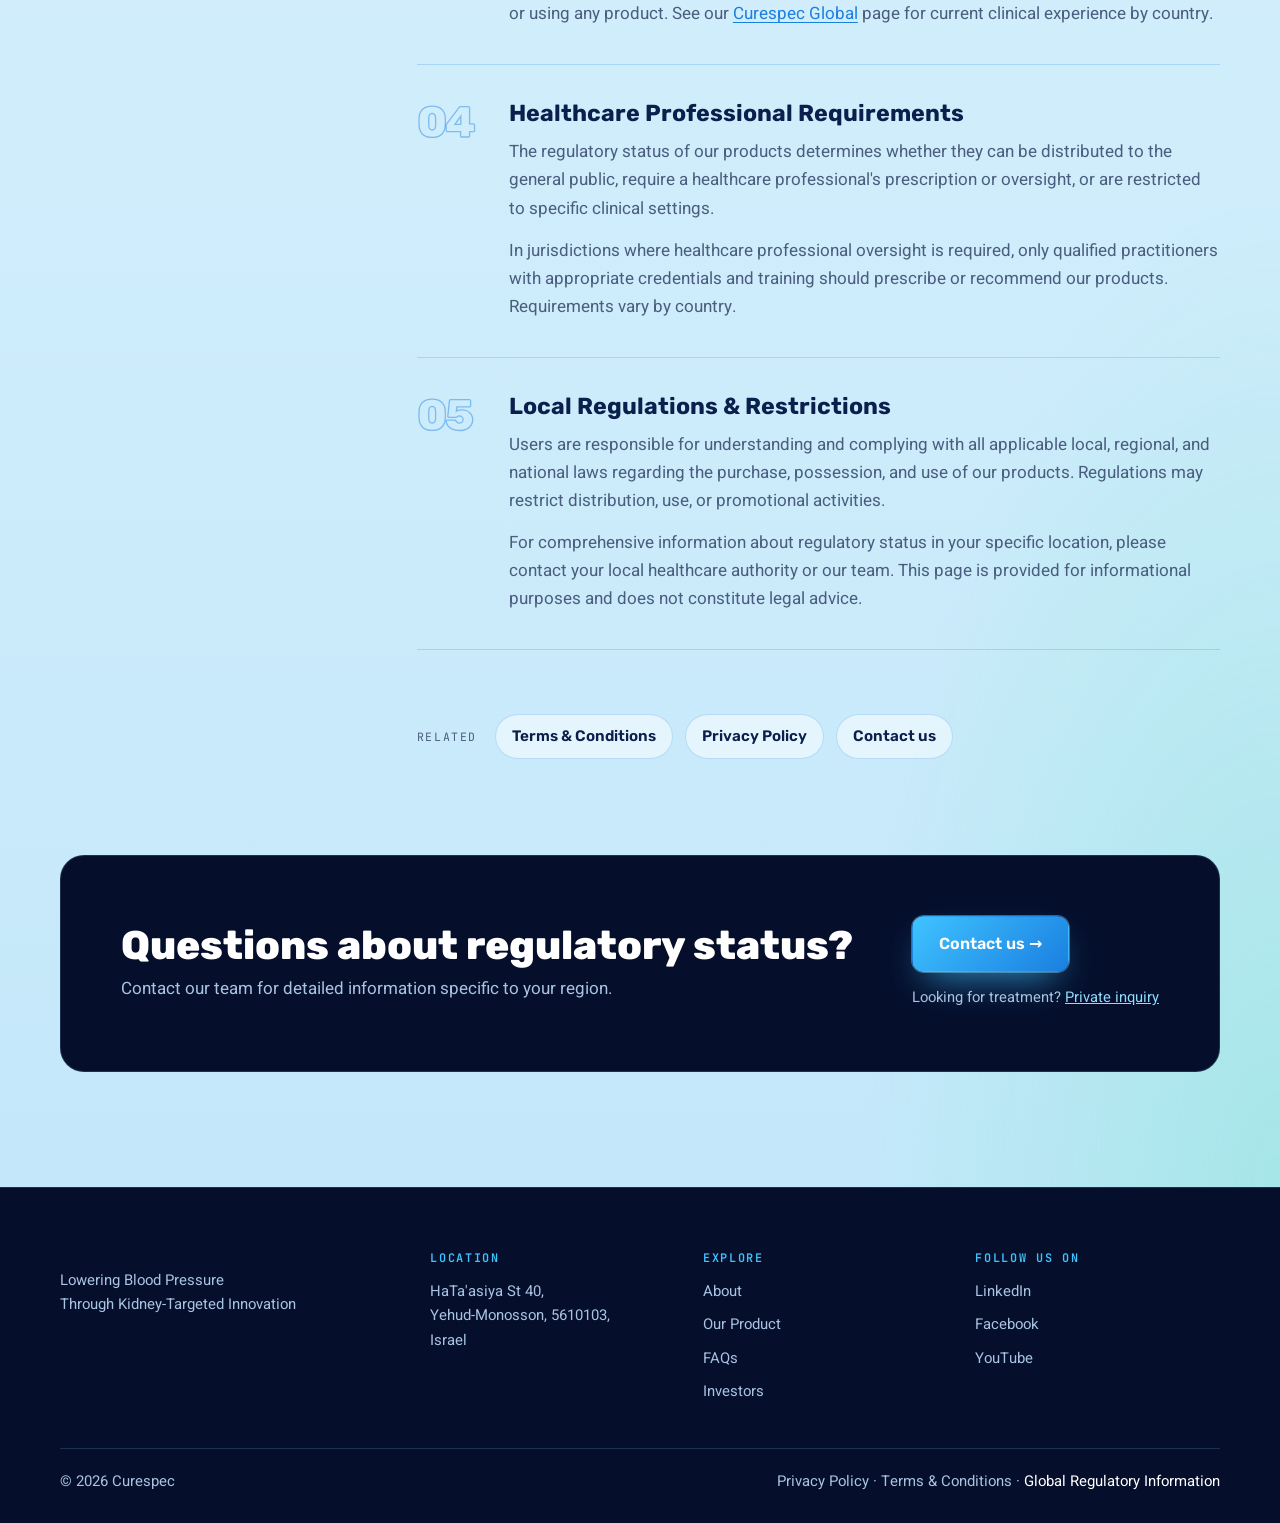
<file: regulatory.html>
<!doctype html>
<html lang="en">
<head>
<meta charset="utf-8">
<meta name="viewport" content="width=device-width,initial-scale=1,viewport-fit=cover">
<title>Global Regulatory Information | Curespec</title>
<meta name="description" content="Global regulatory notice: product availability and regulatory status vary by country.">
<link rel="preconnect" href="https://fonts.googleapis.com"><link rel="preconnect" href="https://fonts.gstatic.com" crossorigin>
<link rel="stylesheet" href="https://fonts.googleapis.com/css2?family=Heebo:wght@400;500;600;700&family=Rubik:wght@500;600;700;800&family=JetBrains+Mono:wght@500;600&display=swap">
<style>
:root{--deep:#050f2c;--line-d:rgba(143,220,255,.16);--cyan:#3fc3ff;--glow:#8fdcff;--teal:#5fe0c0;--ground:#c4e8fa;--card:rgba(255,255,255,.55);--line:rgba(26,127,224,.22);--ink:#0b1f4d;--ink-2:#4a5d7e;--on-d:#fff;--on-d-2:#a9c3e2;--f-display:"Rubik",system-ui,sans-serif;--f-body:"Heebo",system-ui,sans-serif;--f-mono:"JetBrains Mono",ui-monospace,monospace;--r:18px;--max:1200px}
*{box-sizing:border-box}html{scroll-behavior:smooth;scroll-padding-top:96px}
body{margin:0;background:var(--ground);color:var(--ink);font-family:var(--f-body);font-size:17px;line-height:1.65;-webkit-font-smoothing:antialiased}
h1,h2,h3{font-family:var(--f-display);line-height:1.08;margin:0;text-wrap:balance}p{margin:0}a{color:inherit}img{max-width:100%;display:block}
:focus-visible{outline:2px solid var(--cyan);outline-offset:3px;border-radius:6px}
.wrap{max-width:var(--max);margin-inline:auto;padding-inline:max(20px,env(safe-area-inset-left,0px))}
section{padding-block:clamp(72px,9vw,120px)}
.tag{font-family:var(--f-mono);font-size:.78rem;font-weight:600;letter-spacing:.14em;text-transform:uppercase;color:var(--cyan);display:inline-flex;align-items:center;gap:10px}
.tag::before{content:"";width:22px;height:1px;background:currentColor}.light .tag{color:#0b78b8}
.dark{position:relative;background:var(--deep);color:var(--on-d);overflow:hidden}
.btn{display:inline-flex;align-items:center;gap:10px;font-family:var(--f-display);font-weight:600;font-size:1rem;border-radius:12px;padding:14px 26px;text-decoration:none;border:1px solid transparent;transition:transform .15s}
.btn:hover{transform:translateY(-2px)}
.btn-primary{background:linear-gradient(135deg,#3fc3ff,#1a7fe0);color:#fff;box-shadow:0 0 0 1px rgba(143,220,255,.4),0 16px 36px -14px rgba(63,195,255,.85)}
.logo{display:block;width:168px;flex:none}
.top{position:sticky;top:0;z-index:20;background:rgba(5,15,44,.82);backdrop-filter:blur(14px);border-bottom:1px solid var(--line-d)}
.top .wrap{display:flex;align-items:center;gap:28px;min-height:72px}
.nav{display:flex;gap:28px;margin-inline-start:auto;align-items:center;font-weight:500;font-size:.95rem;color:var(--on-d)}
.nav>a,.dd>button{color:var(--on-d);text-decoration:none;font:inherit;background:none;border:0;cursor:pointer;padding:0;display:flex;gap:7px;align-items:center}
.dd{position:relative}
.dd>button::after{content:"";width:6px;height:6px;border-right:1.5px solid currentColor;border-bottom:1.5px solid currentColor;transform:rotate(45deg) translateY(-2px)}
.dd-menu{position:absolute;top:calc(100% + 14px);inset-inline-start:-16px;min-width:220px;background:#0b1c47;border:1px solid var(--line-d);border-radius:14px;padding:8px;display:none;box-shadow:0 24px 50px -20px rgba(0,0,0,.6)}
.dd-menu::before{content:"";position:absolute;inset:-16px 0 auto;height:16px}
.dd:hover .dd-menu,.dd:focus-within .dd-menu{display:grid}
.dd-menu a{padding:10px 12px;border-radius:8px;text-decoration:none;color:var(--on-d-2)}
.dd-menu a:hover{background:rgba(63,195,255,.1);color:#fff}
.top .btn{padding:10px 20px;font-size:.92rem}
.menu{display:none;margin-inline-start:auto}
.menu summary{list-style:none;cursor:pointer;color:#fff;font-family:var(--f-mono);font-size:.85rem;letter-spacing:.1em;padding:8px 14px;border:1px solid var(--line-d);border-radius:10px}
.menu summary::-webkit-details-marker{display:none}
.menu nav{position:fixed;inset-inline:0;top:72px;background:#07163b;border-bottom:1px solid var(--line-d);padding:10px 20px 22px;display:grid;max-height:calc(100vh - 72px);overflow:auto}
.menu nav b{font-family:var(--f-mono);font-size:.72rem;letter-spacing:.14em;color:var(--cyan);margin-top:16px}
.menu nav a{padding:11px 0;color:#fff;text-decoration:none;border-bottom:1px solid var(--line-d)}
@media (max-width:980px){.nav,.top .btn{display:none}.menu{display:block}}
.page-hero{padding-block:clamp(64px,8vw,104px);background:radial-gradient(55% 90% at 85% 30%,#123a86 0%,transparent 70%),var(--deep)}
.page-hero .wrap{position:relative;display:grid;grid-template-columns:1.2fr .8fr;align-items:center;gap:40px}
.hero-copy{display:grid;gap:20px}
.crumb{font-family:var(--f-mono);font-size:.76rem;letter-spacing:.14em;color:var(--on-d-2);text-transform:uppercase}
.crumb a{text-decoration:none}.crumb a:hover{color:#fff}
.page-hero h1{font-size:clamp(2.6rem,6vw,4.6rem);font-weight:800;letter-spacing:-.03em}
.page-hero h1 span{background:linear-gradient(90deg,#8fdcff,#3fc3ff 50%,#5fe0c0);-webkit-background-clip:text;background-clip:text;color:transparent}
.hero-copy .lead{color:var(--on-d-2);font-size:clamp(1.05rem,1.4vw,1.2rem);max-width:52ch}
.meta{display:flex;flex-wrap:wrap;gap:10px}
.meta span{font-family:var(--f-mono);font-size:.72rem;font-weight:600;letter-spacing:.12em;text-transform:uppercase;color:var(--on-d-2);border:1px solid var(--line-d);border-radius:999px;padding:7px 12px;background:rgba(255,255,255,.03)}
.meta span b{color:var(--teal);font-weight:600}
.emblem{position:relative;justify-self:center;width:min(300px,100%);aspect-ratio:1}
.emblem svg{position:absolute;inset:0;width:100%;height:100%;overflow:visible}
.emblem .ring{fill:none;stroke:rgba(143,220,255,.5);stroke-width:1.2;transform-origin:150px 150px;animation:sring 4.5s cubic-bezier(.2,.6,.4,1) infinite;opacity:0}
.emblem .ring:nth-of-type(2){animation-delay:1.5s}.emblem .ring:nth-of-type(3){animation-delay:3s}
@keyframes sring{0%{transform:scale(.25);opacity:0}15%{opacity:.9}100%{transform:scale(1);opacity:0}}
.emblem .orbit{fill:none;stroke:rgba(143,220,255,.18);stroke-dasharray:2 6}
.emblem .spin{transform-origin:150px 150px;animation:spin 26s linear infinite}
.emblem .spin.rev{animation-direction:reverse;animation-duration:40s}
@keyframes spin{to{transform:rotate(360deg)}}
.emblem .mark{fill:none;stroke:url(#eg);stroke-width:5;stroke-linecap:round;stroke-linejoin:round;filter:drop-shadow(0 0 14px rgba(63,195,255,.55))}
.emblem .fillmark{fill:rgba(63,195,255,.08)}
@media (max-width:860px){.page-hero .wrap{grid-template-columns:1fr}.emblem{display:none}}
.light{position:relative;overflow:hidden;background:radial-gradient(55% 70% at 8% 0%,rgba(63,195,255,.35),transparent 65%),radial-gradient(50% 70% at 100% 100%,rgba(95,224,192,.3),transparent 65%),linear-gradient(180deg,#dcf2fd 0%,#c4e8fa 100%)}
.light>.wrap{position:relative}
.doc{display:grid;grid-template-columns:280px 1fr;gap:clamp(32px,6vw,80px);align-items:start}
.toc{position:sticky;top:104px;display:grid;gap:16px}
.toc h2{font-size:1.6rem;font-weight:800;letter-spacing:-.02em;margin-top:4px}
.toc ol{list-style:none;margin:0;padding:0;display:grid;border-top:1px solid var(--line)}
.toc a{display:grid;grid-template-columns:34px 1fr;gap:6px;align-items:baseline;padding:11px 0;border-bottom:1px solid var(--line);text-decoration:none;color:var(--ink-2);font-weight:500;font-size:.95rem;transition:color .2s}
.toc a small{font-family:var(--f-mono);font-size:.7rem;letter-spacing:.1em;color:#0b78b8}
.toc a:hover,.toc a.on{color:var(--ink)}
.toc a.on{position:relative}
.toc a.on::after{content:"";position:absolute;left:0;bottom:-1px;height:2px;width:100%;background:linear-gradient(90deg,#1a7fe0,#22b59a)}
.progress{height:3px;border-radius:3px;background:rgba(26,127,224,.15);overflow:hidden}
.progress i{display:block;height:100%;width:0;background:linear-gradient(90deg,#3fc3ff,#1a7fe0 60%,#22b59a);transition:width .15s linear}
.clauses{display:grid;gap:0;counter-reset:c}
.clause{position:relative;display:grid;grid-template-columns:auto 1fr;gap:clamp(16px,3vw,32px);background:transparent;border:none;border-bottom:1px solid var(--line);padding:clamp(24px,3.4vw,36px) 0;box-shadow:none;transition:border-color .3s}
.clause.on{border-color:rgba(26,127,224,.5)}
.clause .n{font-family:var(--f-display);font-weight:800;font-size:clamp(2rem,3.4vw,2.8rem);line-height:1;letter-spacing:-.04em;color:transparent;-webkit-text-stroke:1.3px rgba(26,127,224,.45);min-width:2ch}
.clause.on .n{-webkit-text-stroke-color:transparent;background:linear-gradient(135deg,#1a7fe0,#22b59a);-webkit-background-clip:text;background-clip:text}
.clause h3{font-size:clamp(1.2rem,2vw,1.45rem);font-weight:700;margin-bottom:12px}
.clause .body{display:grid;gap:14px;color:var(--ink-2);min-width:0}
.clause .body p{max-width:72ch}
.clause .body a{color:#1a7fe0;text-underline-offset:3px}
.clause.alert{background:transparent;border-color:rgba(34,181,154,.45)}
.alert-label{display:inline-flex;align-items:center;gap:8px;font-family:var(--f-mono);font-size:.7rem;font-weight:600;letter-spacing:.14em;text-transform:uppercase;color:#0f8a74;margin-bottom:10px}
.alert-label::before{content:"";width:8px;height:8px;border-radius:2px;transform:rotate(45deg);background:#22b59a;box-shadow:0 0 10px rgba(34,181,154,.8)}
@media (max-width:900px){.doc{grid-template-columns:1fr}.toc{position:static}.toc ol{grid-template-columns:1fr 1fr;column-gap:20px}}
@media (max-width:560px){.toc ol{grid-template-columns:1fr}.clause{grid-template-columns:1fr}.clause .n{font-size:1.8rem}}
.related{display:flex;flex-wrap:wrap;gap:12px;margin-top:clamp(40px,6vw,64px);align-items:center}
.related span{font-family:var(--f-mono);font-size:.72rem;letter-spacing:.14em;text-transform:uppercase;color:var(--ink-2);margin-inline-end:6px}
.related a{font-family:var(--f-display);font-weight:600;font-size:.95rem;text-decoration:none;color:var(--ink);border:1px solid var(--line);background:rgba(255,255,255,.5);border-radius:999px;padding:9px 16px;transition:border-color .2s,background .2s}
.related a:hover{border-color:#1a7fe0;background:rgba(255,255,255,.8)}
.js .rv{opacity:0;transform:translateY(28px);transition:opacity .8s cubic-bezier(.2,.7,.2,1),transform .8s cubic-bezier(.2,.7,.2,1);transition-delay:var(--dl,0s)}
.js .rv.in{opacity:1;transform:none}
.after{margin-top:clamp(56px,8vw,96px)}
.cta{position:relative;display:flex;flex-wrap:wrap;gap:24px;align-items:center;justify-content:space-between;border-radius:24px;padding:clamp(32px,6vw,60px);border:1px solid var(--line-d)}
.cta h2{font-size:clamp(1.7rem,3.4vw,2.5rem);font-weight:800}.cta p{color:var(--on-d-2);margin-top:8px}
.cta .small{display:block;margin-top:14px;font-size:.92rem;color:var(--on-d-2)}
.cta .small a{color:#8fdcff}
.foot{background:var(--deep);color:var(--on-d-2);padding-block:64px 30px;font-size:.93rem;border-top:1px solid var(--line-d)}
.foot-top{display:grid;grid-template-columns:1.4fr 1fr 1fr 1fr;gap:28px}
.foot h3{font-family:var(--f-mono);font-size:.74rem;font-weight:600;letter-spacing:.14em;text-transform:uppercase;color:var(--cyan);margin-bottom:14px}
.foot ul{list-style:none;padding:0;margin:0;display:grid;gap:9px}
.foot a{color:var(--on-d-2);text-decoration:none}.foot a:hover,.foot a[aria-current]{color:#fff}
.foot-bottom{margin-top:44px;border-top:1px solid var(--line-d);padding-top:20px;display:flex;flex-wrap:wrap;gap:16px;justify-content:space-between}
@media (max-width:860px){.foot-top{grid-template-columns:1fr 1fr}}
@media (max-width:520px){.foot-top{grid-template-columns:1fr}}
@media (prefers-reduced-motion:reduce){*{animation:none!important;transition:none!important}}
</style>
</head>
<body>
<script>document.documentElement.classList.add("js")</script>
<header class="top"><div class="wrap">
  <a class="logo" href="index.html" aria-label="Curespec home"><i></i></a>
  <nav class="nav" aria-label="Main">
    <a href="index.html">What</a>
    <div class="dd"><button type="button" aria-haspopup="true">Who</button><div class="dd-menu"><a href="about.html">About</a><a href="team.html">Our Team</a><a href="global.html">Curespec Global</a></div></div>
    <div class="dd"><button type="button" aria-haspopup="true">How</button><div class="dd-menu"><a href="technology.html">Our Product</a><a href="faqs.html">FAQs</a></div></div>
    <div class="dd"><button type="button" aria-haspopup="true">Contact Us</button><div class="dd-menu"><a href="investors.html">Investors</a><a href="private-inquiry.html">Private Inquiry</a><a href="contact.html">Do you have a question?</a></div></div>
  </nav>
  <a class="btn btn-primary" href="investors.html">Investors</a>
  <details class="menu"><summary>MENU</summary><nav aria-label="Mobile">
    <a href="index.html">What</a>
    <b>WHO</b><a href="about.html">About</a><a href="team.html">Our Team</a><a href="global.html">Curespec Global</a>
    <b>HOW</b><a href="technology.html">Our Product</a><a href="faqs.html">FAQs</a>
    <b>CONTACT US</b><a href="investors.html">Investors</a><a href="private-inquiry.html">Private Inquiry</a><a href="contact.html">Do you have a question?</a>
  </nav></details>
</div></header>

<main>
<section class="page-hero dark">
  <div class="wrap">
    <div class="hero-copy">
      <span class="crumb"><a href="index.html">Home</a> / Global Regulatory Information</span>
      <h1>Global Regulatory <span>Information</span></h1>
      <p class="lead">Product availability, clearance and approved indications vary by country and region.</p>
      <div class="meta"><span>Last updated <b>October 2026</b></span><span><b>5</b> sections</span><span>Applies worldwide</span></div>
    </div>
    <div class="emblem" aria-hidden="true"><svg viewBox="0 0 300 300">
      <defs><linearGradient id="eg" x1="0" x2="1" y1="0" y2="1"><stop offset="0" stop-color="#8fdcff"/><stop offset=".55" stop-color="#3fc3ff"/><stop offset="1" stop-color="#5fe0c0"/></linearGradient></defs>
      <circle class="ring" cx="150" cy="150" r="145"/><circle class="ring" cx="150" cy="150" r="145"/><circle class="ring" cx="150" cy="150" r="145"/>
      <g class="spin"><circle class="orbit" cx="150" cy="150" r="122"/><circle cx="272" cy="150" r="4" fill="#5fe0c0"/></g>
      <g class="spin rev"><circle class="orbit" cx="150" cy="150" r="96"/><circle cx="150" cy="54" r="3" fill="#8fdcff"/></g>
      <circle class="mark fillmark" cx="150" cy="150" r="70"/>
      <circle class="mark" cx="150" cy="150" r="70"/>
      <path class="mark" d="M150 110v30l20 20" style="stroke-width:4"/>
    </svg></div>
  </div>
</section>

<section class="light"><div class="wrap">
<div class="doc">
  <aside class="toc rv">
    <span class="tag">01 / Regulatory</span>
    <h2>On this page</h2>
    <div class="progress" aria-hidden="true"><i></i></div>
    <ol><li><a href="#s1"><small>01</small>Global Regulatory Status</a></li><li><a href="#s2"><small>02</small>Product Clearance &amp; Approval</a></li><li><a href="#s3"><small>03</small>Regional Variations</a></li><li><a href="#s4"><small>04</small>Healthcare Professional Requirements</a></li><li><a href="#s5"><small>05</small>Local Regulations &amp; Restrictions</a></li></ol>
  </aside>
  <div>
    <div class="clauses">
      <article class="clause rv alert" id="s1" style="--dl:0.00s"><span class="n">01</span><div><span class="alert-label">Please read</span><h3>Global Regulatory Status</h3><div class="body"><p>The availability, approval status, and regulatory classification of Curespec products vary significantly by country and region. This page provides general guidance on the regulatory frameworks applicable to our offerings in different markets.</p><p>Users and healthcare professionals should verify the specific regulatory status and approved indications for each product in their respective country before use. Regulatory requirements continue to evolve, and this information should be reviewed periodically for updates.</p></div></div></article>
      <article class="clause rv" id="s2" style="--dl:0.05s"><span class="n">02</span><div><h3>Product Clearance &amp; Approval</h3><div class="body"><p>Our products have received regulatory clearance or approval in specific markets following evaluation by the relevant national authorities. The scope of approved uses, indications, and contraindications may vary between markets based on submitted clinical data and regulatory requirements.</p><p>In markets where products are not yet approved, we continue to engage with regulatory authorities to pursue necessary clearances. Users should not use products outside their country of approval unless expressly permitted by local law.</p></div></div></article>
      <article class="clause rv" id="s3" style="--dl:0.10s"><span class="n">03</span><div><h3>Regional Variations</h3><div class="body"><p>Different regions maintain distinct regulatory frameworks that affect how products are classified, approved, and used. These variations reflect regional differences in healthcare systems, clinical evidence standards, and public health priorities.</p><p>Products approved in one region may not be approved for the same use in another region. Healthcare professionals must understand the local regulatory status before recommending or using any product. See our <a href="global.html">Curespec Global</a> page for current clinical experience by country.</p></div></div></article>
      <article class="clause rv" id="s4" style="--dl:0.15s"><span class="n">04</span><div><h3>Healthcare Professional Requirements</h3><div class="body"><p>The regulatory status of our products determines whether they can be distributed to the general public, require a healthcare professional's prescription or oversight, or are restricted to specific clinical settings.</p><p>In jurisdictions where healthcare professional oversight is required, only qualified practitioners with appropriate credentials and training should prescribe or recommend our products. Requirements vary by country.</p></div></div></article>
      <article class="clause rv" id="s5" style="--dl:0.20s"><span class="n">05</span><div><h3>Local Regulations &amp; Restrictions</h3><div class="body"><p>Users are responsible for understanding and complying with all applicable local, regional, and national laws regarding the purchase, possession, and use of our products. Regulations may restrict distribution, use, or promotional activities.</p><p>For comprehensive information about regulatory status in your specific location, please contact your local healthcare authority or our team. This page is provided for informational purposes and does not constitute legal advice.</p></div></div></article>
    </div>
    <div class="related rv"><span>Related</span><a href="terms.html">Terms &amp; Conditions</a><a href="privacy.html">Privacy Policy</a><a href="contact.html">Contact us</a></div>
  </div>
</div>
<div class="cta dark rv after"><div><h2>Questions about regulatory status?</h2><p>Contact our team for detailed information specific to your region.</p></div>
  <div><a class="btn btn-primary" href="contact.html">Contact us →</a><span class="small">Looking for treatment? <a href="private-inquiry.html">Private inquiry</a></span></div></div>
</div></section>
</main>

<footer class="foot"><div class="wrap">
  <div class="foot-top">
    <div style="display:grid;gap:16px;align-content:start"><a class="logo" href="index.html" aria-label="Curespec home"><i></i></a><p>Lowering Blood Pressure<br>Through Kidney-Targeted Innovation</p></div>
    <div><h3>Location</h3><p>HaTa'asiya St 40,<br>Yehud-Monosson, 5610103,<br>Israel</p></div>
    <div><h3>Explore</h3><ul><li><a href="about.html">About</a></li><li><a href="technology.html">Our Product</a></li><li><a href="faqs.html">FAQs</a></li><li><a href="investors.html">Investors</a></li></ul></div>
    <div><h3>Follow us on</h3><ul><li><a href="https://www.linkedin.com/company/curespec/" target="_blank" rel="noopener">LinkedIn</a></li><li><a href="https://www.facebook.com/Curespec" target="_blank" rel="noopener">Facebook</a></li><li><a href="https://www.youtube.com/@curespec-nps" target="_blank" rel="noopener">YouTube</a></li></ul></div>
  </div>
  <div class="foot-bottom"><span>© 2026 Curespec</span><span><a href="privacy.html">Privacy Policy</a> · <a href="terms.html">Terms &amp; Conditions</a> · <a href="regulatory.html" aria-current="page">Global Regulatory Information</a></span></div>
</div></footer>
<script>
(function(){var els=document.querySelectorAll('.rv');if(!('IntersectionObserver' in window)){els.forEach(function(e){e.classList.add('in')});return}var io=new IntersectionObserver(function(es){es.forEach(function(e){if(e.isIntersecting){e.target.classList.add('in');io.unobserve(e.target)}})},{threshold:.12});els.forEach(function(e){io.observe(e)})})();
(function(){var cl=[].slice.call(document.querySelectorAll('.clause'));if(!cl.length)return;var links=[].slice.call(document.querySelectorAll('.toc a')),bar=document.querySelector('.progress i'),box=document.querySelector('.clauses');
function upd(){var mid=window.innerHeight*.38,cur=0;cl.forEach(function(c,i){if(c.getBoundingClientRect().top<mid)cur=i});cl.forEach(function(c,i){c.classList.toggle('on',i===cur)});links.forEach(function(a,i){a.classList.toggle('on',i===cur)});
if(bar&&box){var r=box.getBoundingClientRect(),p=Math.min(1,Math.max(0,(mid-r.top)/r.height));bar.style.width=(p*100).toFixed(1)+'%'}}
window.addEventListener('scroll',upd,{passive:true});window.addEventListener('resize',upd);upd()})();
</script>
</body>
</html>
</file>
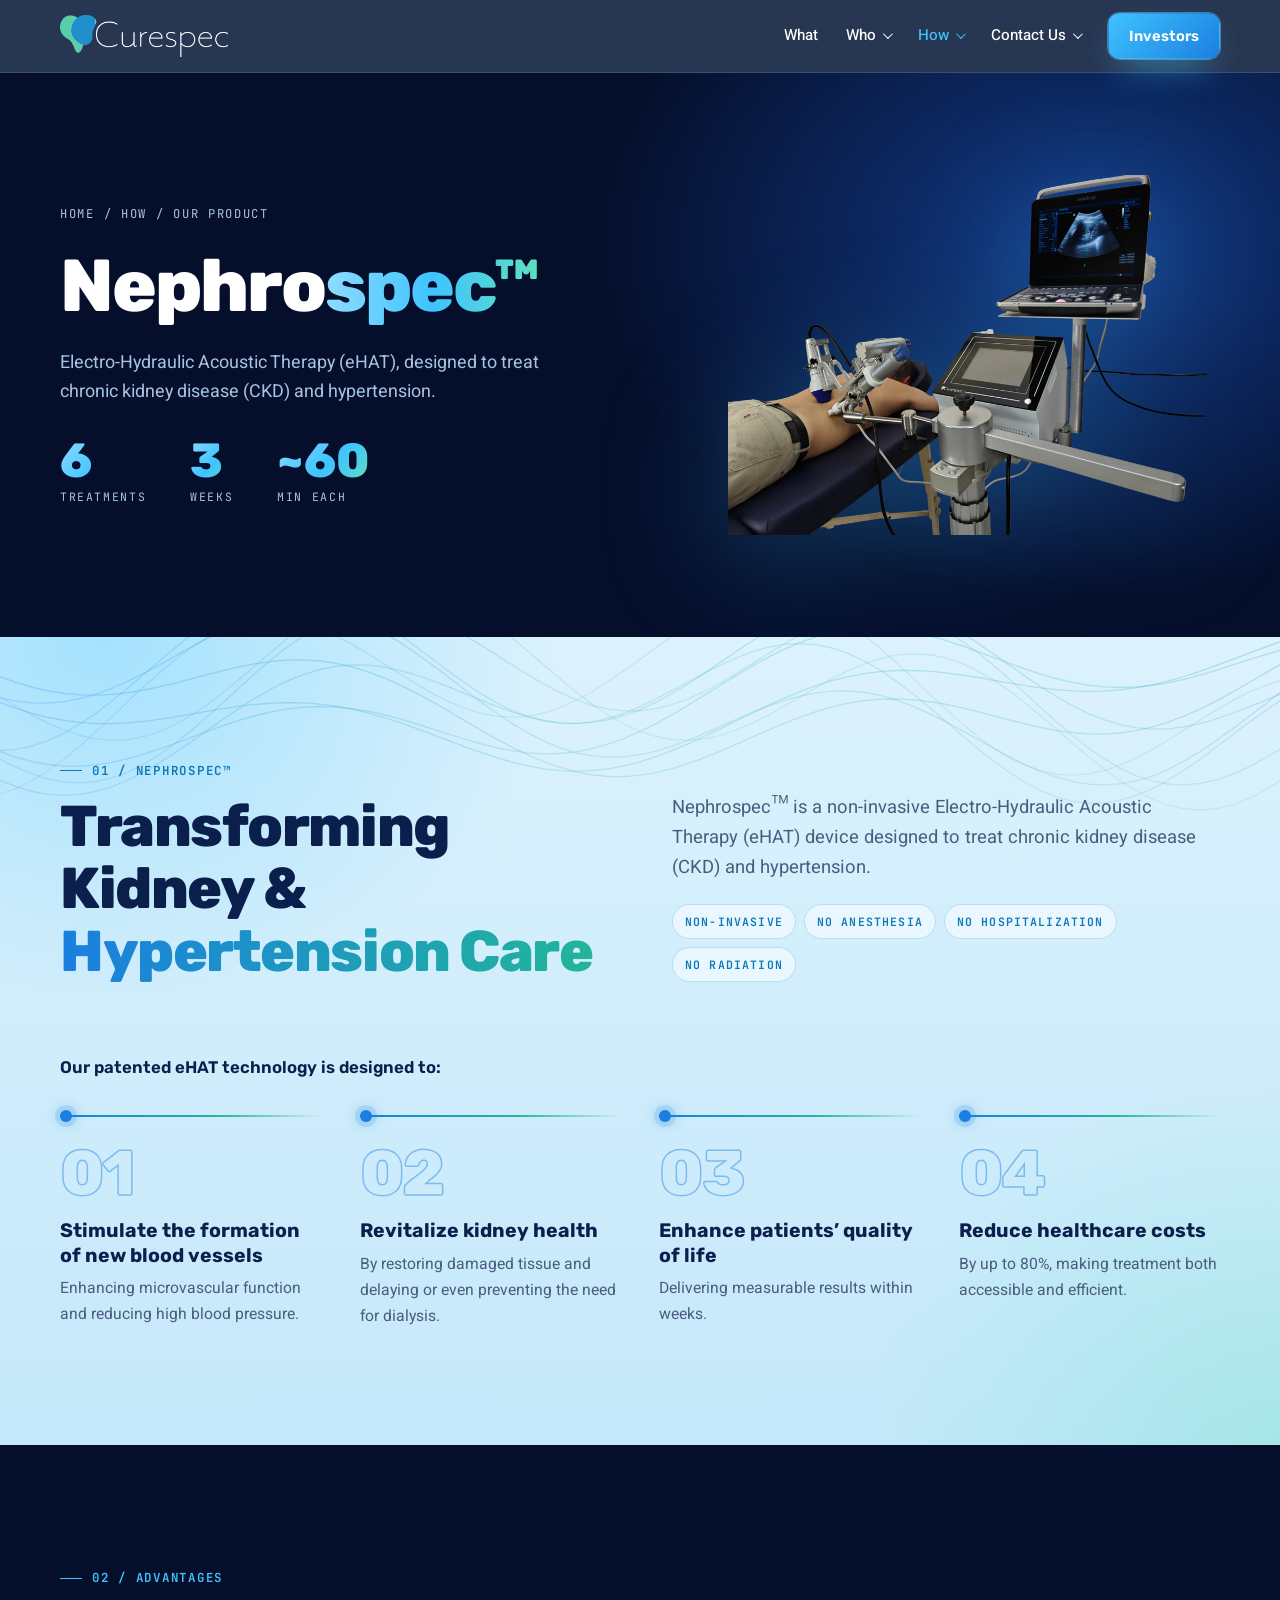
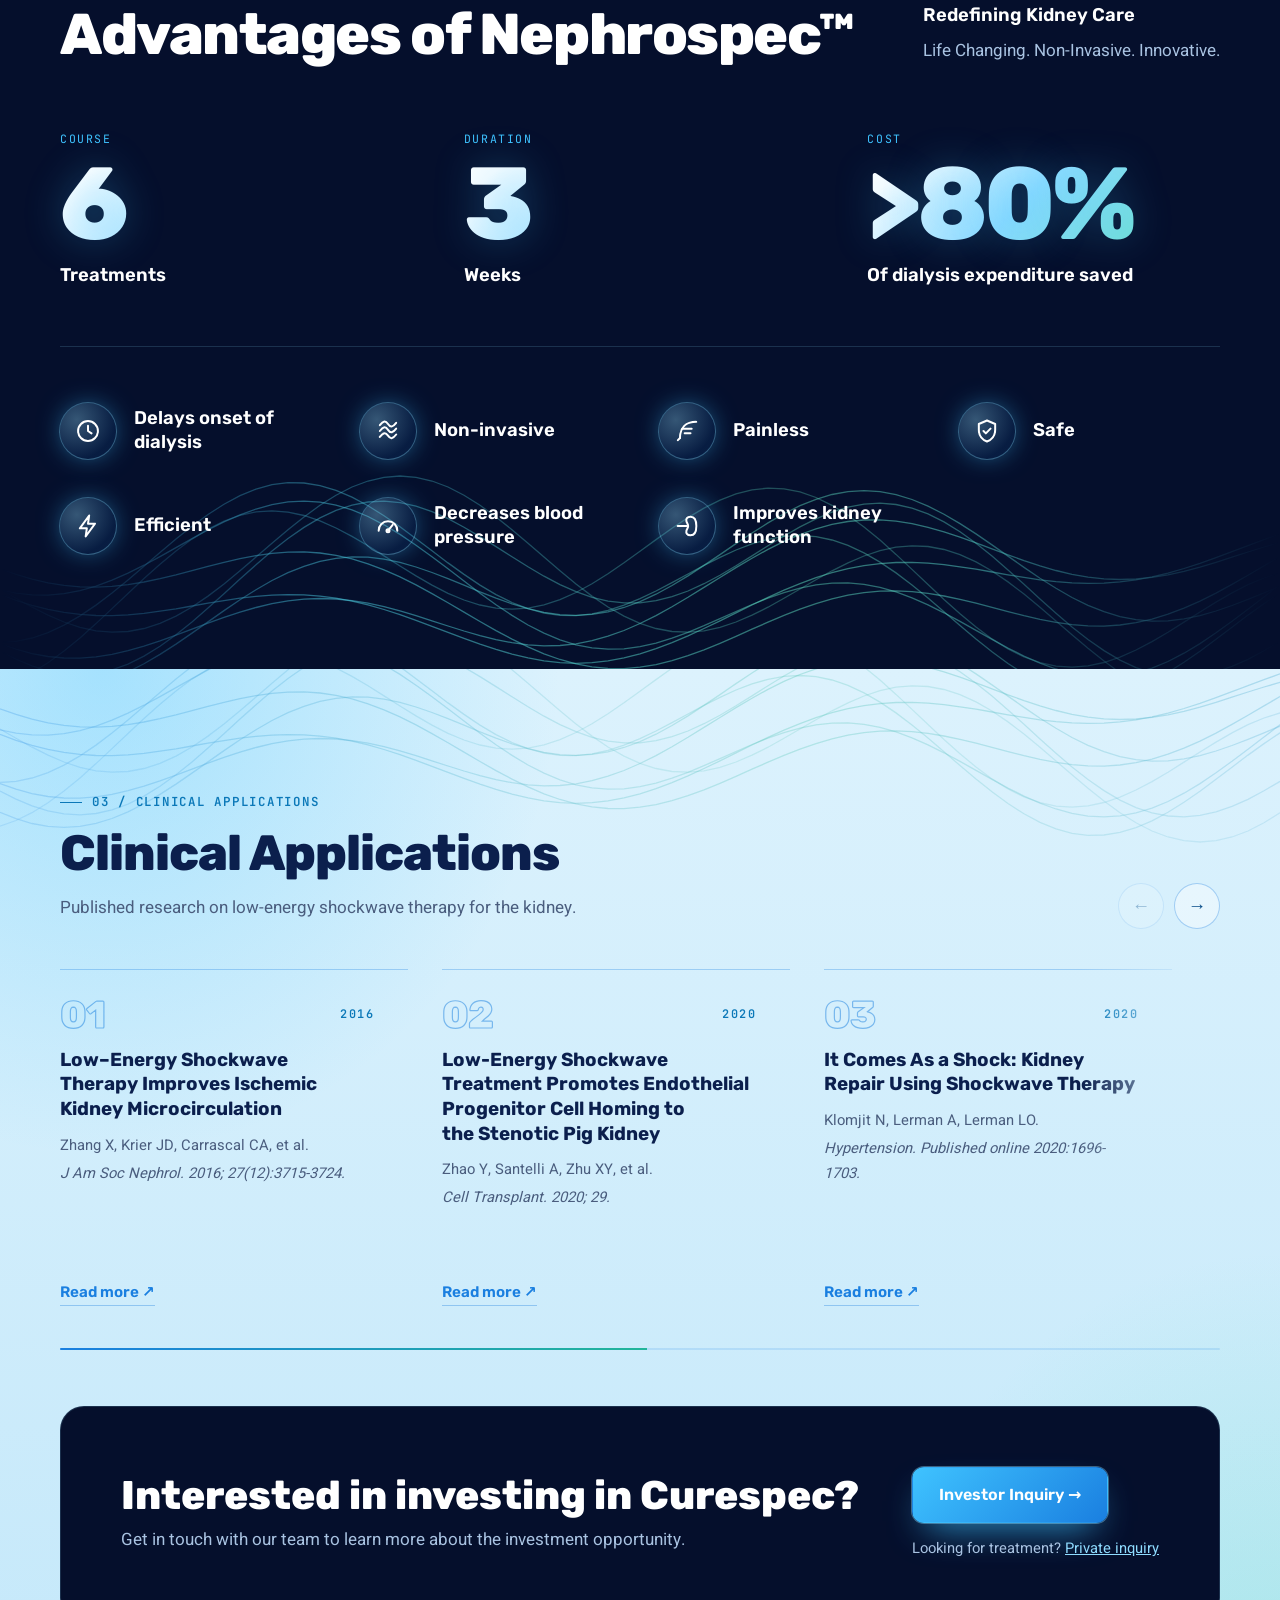
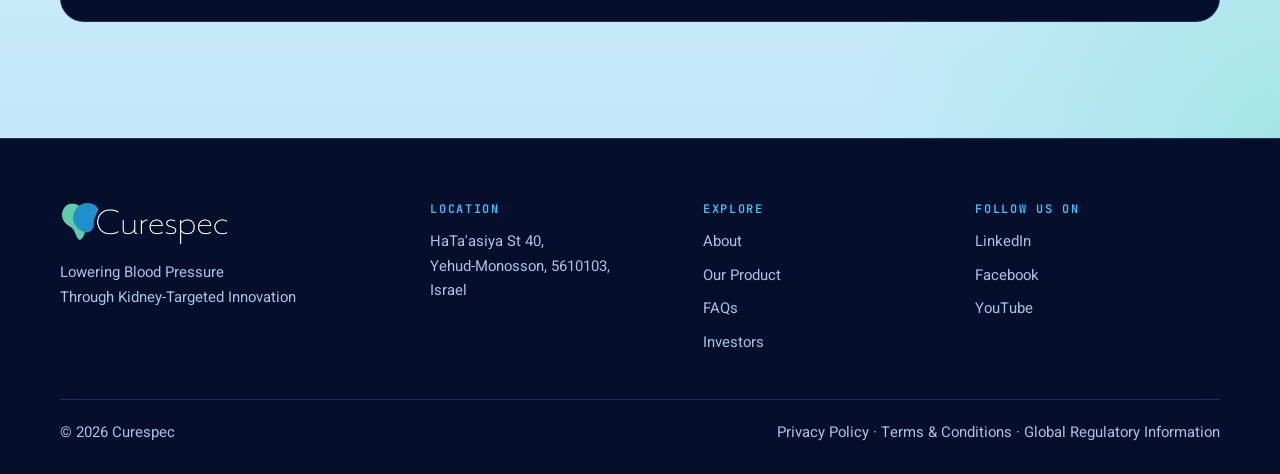
<file: technology.html>
<!doctype html>
<html lang="en">
<head>
<meta charset="utf-8">
<meta name="viewport" content="width=device-width,initial-scale=1,viewport-fit=cover">
<title>Our Product | Curespec</title>
<meta name="description" content="Nephrospec™ by Curespec: a non-invasive Electro-Hydraulic Acoustic Therapy (eHAT) device designed to treat chronic kidney disease (CKD) and hypertension.">
<link rel="preconnect" href="https://fonts.googleapis.com"><link rel="preconnect" href="https://fonts.gstatic.com" crossorigin>
<link rel="stylesheet" href="https://fonts.googleapis.com/css2?family=Heebo:wght@400;500;600;700&family=Rubik:wght@500;600;700;800&family=JetBrains+Mono:wght@500;600&display=swap">
<style>
:root{--deep:#050f2c;--line-d:rgba(143,220,255,.16);--cyan:#3fc3ff;--glow:#8fdcff;--teal:#5fe0c0;--ground:#c4e8fa;--card:rgba(255,255,255,.55);--line:rgba(26,127,224,.22);--ink:#0b1f4d;--ink-2:#4a5d7e;--on-d:#fff;--on-d-2:#a9c3e2;--f-display:"Rubik",system-ui,sans-serif;--f-body:"Heebo",system-ui,sans-serif;--f-mono:"JetBrains Mono",ui-monospace,monospace;--r:18px;--max:1200px}
*{box-sizing:border-box}html{scroll-behavior:smooth}
body{margin:0;background:var(--ground);color:var(--ink);font-family:var(--f-body);font-size:17px;line-height:1.65;-webkit-font-smoothing:antialiased}
h1,h2,h3{font-family:var(--f-display);line-height:1.08;margin:0;text-wrap:balance}p{margin:0}a{color:inherit}img{max-width:100%;display:block}
:focus-visible{outline:2px solid var(--cyan);outline-offset:3px;border-radius:6px}
.wrap{max-width:var(--max);margin-inline:auto;padding-inline:max(20px,env(safe-area-inset-left,0px))}
section{padding-block:clamp(72px,9vw,120px)}
.tag{font-family:var(--f-mono);font-size:.78rem;font-weight:600;letter-spacing:.14em;text-transform:uppercase;color:var(--cyan);display:inline-flex;align-items:center;gap:10px}
.tag::before{content:"";width:22px;height:1px;background:currentColor}.light .tag{color:#0b78b8}
.dark{position:relative;background:var(--deep);color:var(--on-d);overflow:hidden}
.dark::before{content:"";position:absolute;inset:0;pointer-events:none;background-image:url("data:image/svg+xml,%3Csvg%20xmlns%3D%22http%3A%2F%2Fwww.w3.org%2F2000%2Fsvg%22%20width%3D%221600%22%20height%3D%22500%22%20viewBox%3D%220%200%201600%20500%22%3E%3Cdefs%3E%3ClinearGradient%20id%3D%22a%22%20x1%3D%220%22%20x2%3D%221%22%3E%3Cstop%20offset%3D%220%22%20stop-color%3D%22%233fc3ff%22%2F%3E%3Cstop%20offset%3D%22.5%22%20stop-color%3D%22%235fe0c0%22%2F%3E%3Cstop%20offset%3D%221%22%20stop-color%3D%22%233fc3ff%22%2F%3E%3C%2FlinearGradient%3E%3C%2Fdefs%3E%3Cg%20fill%3D%22none%22%20stroke%3D%22url%28%23a%29%22%20stroke-width%3D%221.3%22%3E%3Cpath%20d%3D%22M0%2C250.0%20L16%2C259.3%20L32%2C268.2%20L48%2C276.2%20L64%2C283.0%20L80%2C288.3%20L96%2C291.8%20L112%2C293.2%20L128%2C292.5%20L144%2C289.5%20L160%2C284.4%20L176%2C277.1%20L192%2C268.0%20L208%2C257.1%20L224%2C245.0%20L240%2C231.8%20L256%2C218.1%20L272%2C204.3%20L288%2C190.7%20L304%2C177.9%20L320%2C166.3%20L336%2C156.2%20L352%2C148.0%20L368%2C142.0%20L384%2C138.3%20L400%2C137.0%20L416%2C138.3%20L432%2C142.0%20L448%2C148.0%20L464%2C156.2%20L480%2C166.3%20L496%2C177.9%20L512%2C190.7%20L528%2C204.3%20L544%2C218.1%20L560%2C231.8%20L576%2C245.0%20L592%2C257.1%20L608%2C268.0%20L624%2C277.1%20L640%2C284.4%20L656%2C289.5%20L672%2C292.5%20L688%2C293.2%20L704%2C291.8%20L720%2C288.3%20L736%2C283.0%20L752%2C276.2%20L768%2C268.2%20L784%2C259.3%20L800%2C250.0%20L816%2C240.7%20L832%2C231.8%20L848%2C223.8%20L864%2C217.0%20L880%2C211.7%20L896%2C208.2%20L912%2C206.8%20L928%2C207.5%20L944%2C210.5%20L960%2C215.6%20L976%2C222.9%20L992%2C232.0%20L1008%2C242.9%20L1024%2C255.0%20L1040%2C268.2%20L1056%2C281.9%20L1072%2C295.7%20L1088%2C309.3%20L1104%2C322.1%20L1120%2C333.7%20L1136%2C343.8%20L1152%2C352.0%20L1168%2C358.0%20L1184%2C361.7%20L1200%2C363.0%20L1216%2C361.7%20L1232%2C358.0%20L1248%2C352.0%20L1264%2C343.8%20L1280%2C333.7%20L1296%2C322.1%20L1312%2C309.3%20L1328%2C295.7%20L1344%2C281.9%20L1360%2C268.2%20L1376%2C255.0%20L1392%2C242.9%20L1408%2C232.0%20L1424%2C222.9%20L1440%2C215.6%20L1456%2C210.5%20L1472%2C207.5%20L1488%2C206.8%20L1504%2C208.2%20L1520%2C211.7%20L1536%2C217.0%20L1552%2C223.8%20L1568%2C231.8%20L1584%2C240.7%20L1600%2C250.0%22%20stroke-opacity%3D%220.31%22%2F%3E%3Cpath%20d%3D%22M0%2C312.1%20L16%2C320.2%20L32%2C326.9%20L48%2C331.9%20L64%2C334.9%20L80%2C335.8%20L96%2C334.5%20L112%2C330.9%20L128%2C325.1%20L144%2C317.1%20L160%2C307.3%20L176%2C295.8%20L192%2C282.9%20L208%2C269.1%20L224%2C254.7%20L240%2C240.1%20L256%2C225.8%20L272%2C212.1%20L288%2C199.5%20L304%2C188.4%20L320%2C178.9%20L336%2C171.4%20L352%2C166.1%20L368%2C163.0%20L384%2C162.2%20L400%2C163.7%20L416%2C167.2%20L432%2C172.6%20L448%2C179.7%20L464%2C188.2%20L480%2C197.6%20L496%2C207.6%20L512%2C217.8%20L528%2C227.8%20L544%2C237.2%20L560%2C245.6%20L576%2C252.7%20L592%2C258.3%20L608%2C262.1%20L624%2C263.9%20L640%2C263.8%20L656%2C261.7%20L672%2C257.7%20L688%2C252.0%20L704%2C244.7%20L720%2C236.2%20L736%2C226.8%20L752%2C216.9%20L768%2C206.8%20L784%2C197.0%20L800%2C187.9%20L816%2C179.8%20L832%2C173.1%20L848%2C168.1%20L864%2C165.1%20L880%2C164.2%20L896%2C165.5%20L912%2C169.1%20L928%2C174.9%20L944%2C182.9%20L960%2C192.7%20L976%2C204.2%20L992%2C217.1%20L1008%2C230.9%20L1024%2C245.3%20L1040%2C259.9%20L1056%2C274.2%20L1072%2C287.9%20L1088%2C300.5%20L1104%2C311.6%20L1120%2C321.1%20L1136%2C328.6%20L1152%2C333.9%20L1168%2C337.0%20L1184%2C337.8%20L1200%2C336.3%20L1216%2C332.8%20L1232%2C327.4%20L1248%2C320.3%20L1264%2C311.8%20L1280%2C302.4%20L1296%2C292.4%20L1312%2C282.2%20L1328%2C272.2%20L1344%2C262.8%20L1360%2C254.4%20L1376%2C247.3%20L1392%2C241.7%20L1408%2C237.9%20L1424%2C236.1%20L1440%2C236.2%20L1456%2C238.3%20L1472%2C242.3%20L1488%2C248.0%20L1504%2C255.3%20L1520%2C263.8%20L1536%2C273.2%20L1552%2C283.1%20L1568%2C293.2%20L1584%2C303.0%20L1600%2C312.1%22%20stroke-opacity%3D%220.39%22%2F%3E%3Cpath%20d%3D%22M0%2C333.3%20L16%2C339.7%20L32%2C344.5%20L48%2C347.4%20L64%2C348.4%20L80%2C347.4%20L96%2C344.4%20L112%2C339.5%20L128%2C332.9%20L144%2C324.8%20L160%2C315.4%20L176%2C305.1%20L192%2C294.1%20L208%2C282.9%20L224%2C271.6%20L240%2C260.8%20L256%2C250.7%20L272%2C241.5%20L288%2C233.7%20L304%2C227.3%20L320%2C222.4%20L336%2C219.3%20L352%2C217.9%20L368%2C218.2%20L384%2C220.1%20L400%2C223.4%20L416%2C228.0%20L432%2C233.5%20L448%2C239.7%20L464%2C246.2%20L480%2C252.8%20L496%2C259.1%20L512%2C264.8%20L528%2C269.7%20L544%2C273.3%20L560%2C275.6%20L576%2C276.3%20L592%2C275.4%20L608%2C272.8%20L624%2C268.5%20L640%2C262.6%20L656%2C255.2%20L672%2C246.5%20L688%2C236.9%20L704%2C226.4%20L720%2C215.6%20L736%2C204.6%20L752%2C194.0%20L768%2C183.9%20L784%2C174.7%20L800%2C166.7%20L816%2C160.3%20L832%2C155.5%20L848%2C152.6%20L864%2C151.6%20L880%2C152.6%20L896%2C155.6%20L912%2C160.5%20L928%2C167.1%20L944%2C175.2%20L960%2C184.6%20L976%2C194.9%20L992%2C205.9%20L1008%2C217.1%20L1024%2C228.4%20L1040%2C239.2%20L1056%2C249.3%20L1072%2C258.5%20L1088%2C266.3%20L1104%2C272.7%20L1120%2C277.6%20L1136%2C280.7%20L1152%2C282.1%20L1168%2C281.8%20L1184%2C279.9%20L1200%2C276.6%20L1216%2C272.0%20L1232%2C266.5%20L1248%2C260.3%20L1264%2C253.8%20L1280%2C247.2%20L1296%2C240.9%20L1312%2C235.2%20L1328%2C230.3%20L1344%2C226.7%20L1360%2C224.4%20L1376%2C223.7%20L1392%2C224.6%20L1408%2C227.2%20L1424%2C231.5%20L1440%2C237.4%20L1456%2C244.8%20L1472%2C253.5%20L1488%2C263.1%20L1504%2C273.6%20L1520%2C284.4%20L1536%2C295.4%20L1552%2C306.0%20L1568%2C316.1%20L1584%2C325.3%20L1600%2C333.3%22%20stroke-opacity%3D%220.45%22%2F%3E%3Cpath%20d%3D%22M0%2C304.5%20L16%2C310.2%20L32%2C314.6%20L48%2C317.5%20L64%2C319.0%20L80%2C319.1%20L96%2C317.9%20L112%2C315.4%20L128%2C311.7%20L144%2C307.2%20L160%2C301.9%20L176%2C296.2%20L192%2C290.2%20L208%2C284.2%20L224%2C278.4%20L240%2C273.1%20L256%2C268.5%20L272%2C264.7%20L288%2C261.8%20L304%2C260.1%20L320%2C259.5%20L336%2C260.0%20L352%2C261.6%20L368%2C264.2%20L384%2C267.7%20L400%2C271.9%20L416%2C276.7%20L432%2C281.8%20L448%2C287.0%20L464%2C292.0%20L480%2C296.6%20L496%2C300.6%20L512%2C303.7%20L528%2C305.9%20L544%2C306.8%20L560%2C306.5%20L576%2C304.8%20L592%2C301.7%20L608%2C297.2%20L624%2C291.5%20L640%2C284.5%20L656%2C276.6%20L672%2C267.7%20L688%2C258.3%20L704%2C248.4%20L720%2C238.5%20L736%2C228.6%20L752%2C219.2%20L768%2C210.4%20L784%2C202.4%20L800%2C195.5%20L816%2C189.8%20L832%2C185.4%20L848%2C182.5%20L864%2C181.0%20L880%2C180.9%20L896%2C182.1%20L912%2C184.6%20L928%2C188.3%20L944%2C192.8%20L960%2C198.1%20L976%2C203.8%20L992%2C209.8%20L1008%2C215.8%20L1024%2C221.6%20L1040%2C226.9%20L1056%2C231.5%20L1072%2C235.3%20L1088%2C238.2%20L1104%2C239.9%20L1120%2C240.5%20L1136%2C240.0%20L1152%2C238.4%20L1168%2C235.8%20L1184%2C232.3%20L1200%2C228.1%20L1216%2C223.3%20L1232%2C218.2%20L1248%2C213.0%20L1264%2C208.0%20L1280%2C203.4%20L1296%2C199.4%20L1312%2C196.3%20L1328%2C194.1%20L1344%2C193.2%20L1360%2C193.5%20L1376%2C195.2%20L1392%2C198.3%20L1408%2C202.8%20L1424%2C208.5%20L1440%2C215.5%20L1456%2C223.4%20L1472%2C232.3%20L1488%2C241.7%20L1504%2C251.6%20L1520%2C261.5%20L1536%2C271.4%20L1552%2C280.8%20L1568%2C289.6%20L1584%2C297.6%20L1600%2C304.5%22%20stroke-opacity%3D%220.49%22%2F%3E%3Cpath%20d%3D%22M0%2C255.4%20L16%2C261.3%20L32%2C266.3%20L48%2C270.4%20L64%2C273.4%20L80%2C275.4%20L96%2C276.5%20L112%2C276.6%20L128%2C275.8%20L144%2C274.3%20L160%2C272.2%20L176%2C269.8%20L192%2C267.0%20L208%2C264.2%20L224%2C261.6%20L240%2C259.2%20L256%2C257.4%20L272%2C256.1%20L288%2C255.6%20L304%2C255.9%20L320%2C257.1%20L336%2C259.2%20L352%2C262.1%20L368%2C265.9%20L384%2C270.5%20L400%2C275.6%20L416%2C281.3%20L432%2C287.3%20L448%2C293.3%20L464%2C299.4%20L480%2C305.1%20L496%2C310.4%20L512%2C315.1%20L528%2C318.9%20L544%2C321.8%20L560%2C323.6%20L576%2C324.3%20L592%2C323.7%20L608%2C321.9%20L624%2C318.9%20L640%2C314.8%20L656%2C309.7%20L672%2C303.7%20L688%2C296.9%20L704%2C289.5%20L720%2C281.8%20L736%2C273.9%20L752%2C266.0%20L768%2C258.4%20L784%2C251.2%20L800%2C244.6%20L816%2C238.7%20L832%2C233.7%20L848%2C229.6%20L864%2C226.6%20L880%2C224.6%20L896%2C223.5%20L912%2C223.4%20L928%2C224.2%20L944%2C225.7%20L960%2C227.8%20L976%2C230.2%20L992%2C233.0%20L1008%2C235.8%20L1024%2C238.4%20L1040%2C240.8%20L1056%2C242.6%20L1072%2C243.9%20L1088%2C244.4%20L1104%2C244.1%20L1120%2C242.9%20L1136%2C240.8%20L1152%2C237.9%20L1168%2C234.1%20L1184%2C229.5%20L1200%2C224.4%20L1216%2C218.7%20L1232%2C212.7%20L1248%2C206.7%20L1264%2C200.6%20L1280%2C194.9%20L1296%2C189.6%20L1312%2C184.9%20L1328%2C181.1%20L1344%2C178.2%20L1360%2C176.4%20L1376%2C175.7%20L1392%2C176.3%20L1408%2C178.1%20L1424%2C181.1%20L1440%2C185.2%20L1456%2C190.3%20L1472%2C196.3%20L1488%2C203.1%20L1504%2C210.5%20L1520%2C218.2%20L1536%2C226.1%20L1552%2C234.0%20L1568%2C241.6%20L1584%2C248.8%20L1600%2C255.4%22%20stroke-opacity%3D%220.5%22%2F%3E%3Cpath%20d%3D%22M0%2C229.9%20L16%2C235.4%20L32%2C240.1%20L48%2C243.8%20L64%2C246.4%20L80%2C247.8%20L96%2C248.1%20L112%2C247.4%20L128%2C245.6%20L144%2C243.0%20L160%2C239.6%20L176%2C235.8%20L192%2C231.6%20L208%2C227.4%20L224%2C223.3%20L240%2C219.6%20L256%2C216.6%20L272%2C214.3%20L288%2C213.1%20L304%2C212.9%20L320%2C214.0%20L336%2C216.3%20L352%2C219.9%20L368%2C224.8%20L384%2C230.9%20L400%2C237.9%20L416%2C245.9%20L432%2C254.6%20L448%2C263.7%20L464%2C273.1%20L480%2C282.5%20L496%2C291.6%20L512%2C300.1%20L528%2C307.9%20L544%2C314.8%20L560%2C320.5%20L576%2C324.9%20L592%2C327.9%20L608%2C329.5%20L624%2C329.6%20L640%2C328.2%20L656%2C325.6%20L672%2C321.7%20L688%2C316.7%20L704%2C310.8%20L720%2C304.3%20L736%2C297.4%20L752%2C290.2%20L768%2C283.2%20L784%2C276.4%20L800%2C270.1%20L816%2C264.6%20L832%2C259.9%20L848%2C256.2%20L864%2C253.6%20L880%2C252.2%20L896%2C251.9%20L912%2C252.6%20L928%2C254.4%20L944%2C257.0%20L960%2C260.4%20L976%2C264.2%20L992%2C268.4%20L1008%2C272.6%20L1024%2C276.7%20L1040%2C280.4%20L1056%2C283.4%20L1072%2C285.7%20L1088%2C286.9%20L1104%2C287.1%20L1120%2C286.0%20L1136%2C283.7%20L1152%2C280.1%20L1168%2C275.2%20L1184%2C269.1%20L1200%2C262.1%20L1216%2C254.1%20L1232%2C245.4%20L1248%2C236.3%20L1264%2C226.9%20L1280%2C217.5%20L1296%2C208.4%20L1312%2C199.9%20L1328%2C192.1%20L1344%2C185.2%20L1360%2C179.5%20L1376%2C175.1%20L1392%2C172.1%20L1408%2C170.5%20L1424%2C170.4%20L1440%2C171.8%20L1456%2C174.4%20L1472%2C178.3%20L1488%2C183.3%20L1504%2C189.2%20L1520%2C195.7%20L1536%2C202.6%20L1552%2C209.8%20L1568%2C216.8%20L1584%2C223.6%20L1600%2C229.9%22%20stroke-opacity%3D%220.49%22%2F%3E%3Cpath%20d%3D%22M0%2C250.9%20L16%2C254.1%20L32%2C255.9%20L48%2C256.1%20L64%2C254.6%20L80%2C251.6%20L96%2C247.1%20L112%2C241.2%20L128%2C234.2%20L144%2C226.2%20L160%2C217.6%20L176%2C208.6%20L192%2C199.6%20L208%2C190.9%20L224%2C182.9%20L240%2C175.8%20L256%2C170.0%20L272%2C165.6%20L288%2C162.9%20L304%2C162.1%20L320%2C163.1%20L336%2C166.1%20L352%2C170.9%20L368%2C177.5%20L384%2C185.8%20L400%2C195.4%20L416%2C206.2%20L432%2C217.7%20L448%2C229.8%20L464%2C242.1%20L480%2C254.2%20L496%2C265.7%20L512%2C276.4%20L528%2C286.0%20L544%2C294.2%20L560%2C300.8%20L576%2C305.8%20L592%2C308.9%20L608%2C310.2%20L624%2C309.8%20L640%2C307.7%20L656%2C304.1%20L672%2C299.2%20L688%2C293.3%20L704%2C286.7%20L720%2C279.6%20L736%2C272.5%20L752%2C265.5%20L768%2C259.1%20L784%2C253.6%20L800%2C249.1%20L816%2C245.9%20L832%2C244.1%20L848%2C243.9%20L864%2C245.4%20L880%2C248.4%20L896%2C252.9%20L912%2C258.8%20L928%2C265.8%20L944%2C273.8%20L960%2C282.4%20L976%2C291.4%20L992%2C300.4%20L1008%2C309.1%20L1024%2C317.1%20L1040%2C324.2%20L1056%2C330.0%20L1072%2C334.4%20L1088%2C337.1%20L1104%2C337.9%20L1120%2C336.9%20L1136%2C333.9%20L1152%2C329.1%20L1168%2C322.5%20L1184%2C314.2%20L1200%2C304.6%20L1216%2C293.8%20L1232%2C282.3%20L1248%2C270.2%20L1264%2C257.9%20L1280%2C245.8%20L1296%2C234.3%20L1312%2C223.6%20L1328%2C214.0%20L1344%2C205.8%20L1360%2C199.2%20L1376%2C194.2%20L1392%2C191.1%20L1408%2C189.8%20L1424%2C190.2%20L1440%2C192.3%20L1456%2C195.9%20L1472%2C200.8%20L1488%2C206.7%20L1504%2C213.3%20L1520%2C220.4%20L1536%2C227.5%20L1552%2C234.5%20L1568%2C240.9%20L1584%2C246.4%20L1600%2C250.9%22%20stroke-opacity%3D%220.45%22%2F%3E%3Cpath%20d%3D%22M0%2C303.5%20L16%2C302.3%20L32%2C299.0%20L48%2C293.6%20L64%2C286.1%20L80%2C276.9%20L96%2C266.1%20L112%2C254.0%20L128%2C240.9%20L144%2C227.3%20L160%2C213.5%20L176%2C200.1%20L192%2C187.3%20L208%2C175.5%20L224%2C165.2%20L240%2C156.7%20L256%2C150.1%20L272%2C145.7%20L288%2C143.7%20L304%2C144.0%20L320%2C146.6%20L336%2C151.3%20L352%2C158.1%20L368%2C166.7%20L384%2C176.7%20L400%2C187.8%20L416%2C199.7%20L432%2C211.8%20L448%2C223.9%20L464%2C235.4%20L480%2C246.1%20L496%2C255.6%20L512%2C263.5%20L528%2C269.7%20L544%2C274.0%20L560%2C276.3%20L576%2C276.6%20L592%2C274.9%20L608%2C271.4%20L624%2C266.2%20L640%2C259.6%20L656%2C252.0%20L672%2C243.7%20L688%2C235.0%20L704%2C226.4%20L720%2C218.3%20L736%2C211.0%20L752%2C204.9%20L768%2C200.3%20L784%2C197.4%20L800%2C196.5%20L816%2C197.7%20L832%2C201.0%20L848%2C206.4%20L864%2C213.9%20L880%2C223.1%20L896%2C233.9%20L912%2C246.0%20L928%2C259.1%20L944%2C272.7%20L960%2C286.5%20L976%2C299.9%20L992%2C312.7%20L1008%2C324.5%20L1024%2C334.8%20L1040%2C343.3%20L1056%2C349.9%20L1072%2C354.3%20L1088%2C356.3%20L1104%2C356.0%20L1120%2C353.4%20L1136%2C348.7%20L1152%2C341.9%20L1168%2C333.3%20L1184%2C323.3%20L1200%2C312.2%20L1216%2C300.3%20L1232%2C288.2%20L1248%2C276.1%20L1264%2C264.6%20L1280%2C253.9%20L1296%2C244.4%20L1312%2C236.5%20L1328%2C230.3%20L1344%2C226.0%20L1360%2C223.7%20L1376%2C223.4%20L1392%2C225.1%20L1408%2C228.6%20L1424%2C233.8%20L1440%2C240.4%20L1456%2C248.0%20L1472%2C256.3%20L1488%2C265.0%20L1504%2C273.6%20L1520%2C281.7%20L1536%2C289.0%20L1552%2C295.1%20L1568%2C299.7%20L1584%2C302.6%20L1600%2C303.5%22%20stroke-opacity%3D%220.39%22%2F%3E%3Cpath%20d%3D%22M0%2C347.1%20L16%2C341.5%20L32%2C333.7%20L48%2C323.8%20L64%2C312.1%20L80%2C298.9%20L96%2C284.6%20L112%2C269.6%20L128%2C254.5%20L144%2C239.5%20L160%2C225.2%20L176%2C211.9%20L192%2C200.1%20L208%2C190.1%20L224%2C182.1%20L240%2C176.4%20L256%2C172.9%20L272%2C171.8%20L288%2C173.1%20L304%2C176.5%20L320%2C181.9%20L336%2C189.0%20L352%2C197.4%20L368%2C206.8%20L384%2C216.9%20L400%2C227.0%20L416%2C236.9%20L432%2C246.1%20L448%2C254.3%20L464%2C261.0%20L480%2C266.0%20L496%2C269.1%20L512%2C270.2%20L528%2C269.1%20L544%2C265.9%20L560%2C260.6%20L576%2C253.5%20L592%2C244.8%20L608%2C234.8%20L624%2C223.8%20L640%2C212.2%20L656%2C200.6%20L672%2C189.2%20L688%2C178.6%20L704%2C169.1%20L720%2C161.1%20L736%2C154.9%20L752%2C150.9%20L768%2C149.1%20L784%2C149.8%20L800%2C152.9%20L816%2C158.5%20L832%2C166.3%20L848%2C176.2%20L864%2C187.9%20L880%2C201.1%20L896%2C215.4%20L912%2C230.4%20L928%2C245.5%20L944%2C260.5%20L960%2C274.8%20L976%2C288.1%20L992%2C299.9%20L1008%2C309.9%20L1024%2C317.9%20L1040%2C323.6%20L1056%2C327.1%20L1072%2C328.2%20L1088%2C326.9%20L1104%2C323.5%20L1120%2C318.1%20L1136%2C311.0%20L1152%2C302.6%20L1168%2C293.2%20L1184%2C283.1%20L1200%2C273.0%20L1216%2C263.1%20L1232%2C253.9%20L1248%2C245.7%20L1264%2C239.0%20L1280%2C234.0%20L1296%2C230.9%20L1312%2C229.8%20L1328%2C230.9%20L1344%2C234.1%20L1360%2C239.4%20L1376%2C246.5%20L1392%2C255.2%20L1408%2C265.2%20L1424%2C276.2%20L1440%2C287.8%20L1456%2C299.4%20L1472%2C310.8%20L1488%2C321.4%20L1504%2C330.9%20L1520%2C338.9%20L1536%2C345.1%20L1552%2C349.1%20L1568%2C350.9%20L1584%2C350.2%20L1600%2C347.1%22%20stroke-opacity%3D%220.31%22%2F%3E%3C%2Fg%3E%3C%2Fsvg%3E");background-repeat:repeat-x;background-size:1600px 500px;background-position:0 calc(100% + 170px);animation:drift 70s linear infinite;mask-image:linear-gradient(90deg,transparent,#000 25%,#000 75%,transparent);-webkit-mask-image:linear-gradient(90deg,transparent,#000 25%,#000 75%,transparent)}
.cta::before,.page-hero::before{display:none}
@keyframes drift{to{background-position-x:1600px}}
.btn{display:inline-flex;align-items:center;gap:10px;font-family:var(--f-display);font-weight:600;font-size:1rem;border-radius:12px;padding:14px 26px;text-decoration:none;border:1px solid transparent;transition:transform .15s}
.btn:hover{transform:translateY(-2px)}
.btn-primary{background:linear-gradient(135deg,#3fc3ff,#1a7fe0);color:#fff;box-shadow:0 0 0 1px rgba(143,220,255,.4),0 16px 36px -14px rgba(63,195,255,.85)}
.logo{display:block;width:168px;flex:none}
.logo i{display:block;aspect-ratio:600/149;background:url("[data-uri]") center/contain no-repeat}
.top{position:sticky;top:0;z-index:20;background:rgba(5,15,44,.82);backdrop-filter:blur(14px);border-bottom:1px solid var(--line-d)}
.top .wrap{display:flex;align-items:center;gap:28px;min-height:72px}
.nav{display:flex;gap:28px;margin-inline-start:auto;align-items:center;font-weight:500;font-size:.95rem;color:var(--on-d)}
.nav>a,.dd>button{color:var(--on-d);text-decoration:none;font:inherit;background:none;border:0;cursor:pointer;padding:0;display:flex;gap:7px;align-items:center}
.dd>button[aria-current],.dd-menu a[aria-current]{color:var(--cyan)}
.dd{position:relative}
.dd>button::after{content:"";width:6px;height:6px;border-right:1.5px solid currentColor;border-bottom:1.5px solid currentColor;transform:rotate(45deg) translateY(-2px)}
.dd-menu{position:absolute;top:calc(100% + 14px);inset-inline-start:-16px;min-width:220px;background:#0b1c47;border:1px solid var(--line-d);border-radius:14px;padding:8px;display:none;box-shadow:0 24px 50px -20px rgba(0,0,0,.6)}
.dd-menu::before{content:"";position:absolute;inset:-16px 0 auto;height:16px}
.dd:hover .dd-menu,.dd:focus-within .dd-menu{display:grid}
.dd-menu a{padding:10px 12px;border-radius:8px;text-decoration:none;color:var(--on-d-2)}
.dd-menu a:hover{background:rgba(63,195,255,.1);color:#fff}
.top .btn{padding:10px 20px;font-size:.92rem}
.menu{display:none;margin-inline-start:auto}
.menu summary{list-style:none;cursor:pointer;color:#fff;font-family:var(--f-mono);font-size:.85rem;letter-spacing:.1em;padding:8px 14px;border:1px solid var(--line-d);border-radius:10px}
.menu summary::-webkit-details-marker{display:none}
.menu nav{position:fixed;inset-inline:0;top:72px;background:#07163b;border-bottom:1px solid var(--line-d);padding:10px 20px 22px;display:grid;max-height:calc(100vh - 72px);overflow:auto}
.menu nav b{font-family:var(--f-mono);font-size:.72rem;letter-spacing:.14em;color:var(--cyan);margin-top:16px}
.menu nav a{padding:11px 0;color:#fff;text-decoration:none;border-bottom:1px solid var(--line-d)}
@media (max-width:980px){.nav,.top .btn{display:none}.menu{display:block}}

.page-hero{padding-block:clamp(64px,8vw,104px);background:radial-gradient(55% 90% at 85% 30%,#123a86 0%,transparent 70%),var(--deep)}
.page-hero .wrap{position:relative;display:grid;gap:18px}
.crumb{font-family:var(--f-mono);font-size:.76rem;letter-spacing:.14em;color:var(--on-d-2);text-transform:uppercase}
.crumb a{text-decoration:none}.crumb a:hover{color:#fff}
.page-hero h1{font-size:clamp(2.6rem,6vw,4.6rem);font-weight:800;letter-spacing:-.03em}
.page-hero h1 span{background:linear-gradient(90deg,#8fdcff,#3fc3ff 50%,#5fe0c0);-webkit-background-clip:text;background-clip:text;color:transparent}
.pulse{position:absolute;inset:0;pointer-events:none;overflow:hidden}
.pulse i{position:absolute;right:12%;top:50%;width:520px;height:520px;margin:-260px -260px 0 0;border-radius:50%;border:1px solid rgba(143,220,255,.4);transform:scale(.15);opacity:0;animation:ring 8s linear infinite}
.pulse i:nth-child(2){animation-delay:2.6s}.pulse i:nth-child(3){animation-delay:5.2s}
@keyframes ring{0%{transform:scale(.15);opacity:0}12%{opacity:.7}100%{transform:scale(1.6);opacity:0}}

.light{position:relative;overflow:hidden;background:radial-gradient(55% 70% at 8% 0%,rgba(63,195,255,.35),transparent 65%),radial-gradient(50% 70% at 100% 100%,rgba(95,224,192,.3),transparent 65%),linear-gradient(180deg,#dcf2fd 0%,#c4e8fa 100%)}
.light::before{content:"";position:absolute;inset:0;pointer-events:none;background-image:url("data:image/svg+xml,%3Csvg%20xmlns%3D%22http%3A%2F%2Fwww.w3.org%2F2000%2Fsvg%22%20width%3D%221600%22%20height%3D%22500%22%20viewBox%3D%220%200%201600%20500%22%3E%3Cdefs%3E%3ClinearGradient%20id%3D%22a%22%20x1%3D%220%22%20x2%3D%221%22%3E%3Cstop%20offset%3D%220%22%20stop-color%3D%22%231a7fe0%22%2F%3E%3Cstop%20offset%3D%22.5%22%20stop-color%3D%22%2322b59a%22%2F%3E%3Cstop%20offset%3D%221%22%20stop-color%3D%22%231a7fe0%22%2F%3E%3C%2FlinearGradient%3E%3C%2Fdefs%3E%3Cg%20fill%3D%22none%22%20stroke%3D%22url%28%23a%29%22%20stroke-width%3D%221.3%22%3E%3Cpath%20d%3D%22M0%2C250.0%20L16%2C259.3%20L32%2C268.2%20L48%2C276.2%20L64%2C283.0%20L80%2C288.3%20L96%2C291.8%20L112%2C293.2%20L128%2C292.5%20L144%2C289.5%20L160%2C284.4%20L176%2C277.1%20L192%2C268.0%20L208%2C257.1%20L224%2C245.0%20L240%2C231.8%20L256%2C218.1%20L272%2C204.3%20L288%2C190.7%20L304%2C177.9%20L320%2C166.3%20L336%2C156.2%20L352%2C148.0%20L368%2C142.0%20L384%2C138.3%20L400%2C137.0%20L416%2C138.3%20L432%2C142.0%20L448%2C148.0%20L464%2C156.2%20L480%2C166.3%20L496%2C177.9%20L512%2C190.7%20L528%2C204.3%20L544%2C218.1%20L560%2C231.8%20L576%2C245.0%20L592%2C257.1%20L608%2C268.0%20L624%2C277.1%20L640%2C284.4%20L656%2C289.5%20L672%2C292.5%20L688%2C293.2%20L704%2C291.8%20L720%2C288.3%20L736%2C283.0%20L752%2C276.2%20L768%2C268.2%20L784%2C259.3%20L800%2C250.0%20L816%2C240.7%20L832%2C231.8%20L848%2C223.8%20L864%2C217.0%20L880%2C211.7%20L896%2C208.2%20L912%2C206.8%20L928%2C207.5%20L944%2C210.5%20L960%2C215.6%20L976%2C222.9%20L992%2C232.0%20L1008%2C242.9%20L1024%2C255.0%20L1040%2C268.2%20L1056%2C281.9%20L1072%2C295.7%20L1088%2C309.3%20L1104%2C322.1%20L1120%2C333.7%20L1136%2C343.8%20L1152%2C352.0%20L1168%2C358.0%20L1184%2C361.7%20L1200%2C363.0%20L1216%2C361.7%20L1232%2C358.0%20L1248%2C352.0%20L1264%2C343.8%20L1280%2C333.7%20L1296%2C322.1%20L1312%2C309.3%20L1328%2C295.7%20L1344%2C281.9%20L1360%2C268.2%20L1376%2C255.0%20L1392%2C242.9%20L1408%2C232.0%20L1424%2C222.9%20L1440%2C215.6%20L1456%2C210.5%20L1472%2C207.5%20L1488%2C206.8%20L1504%2C208.2%20L1520%2C211.7%20L1536%2C217.0%20L1552%2C223.8%20L1568%2C231.8%20L1584%2C240.7%20L1600%2C250.0%22%20stroke-opacity%3D%220.22%22%2F%3E%3Cpath%20d%3D%22M0%2C312.1%20L16%2C320.2%20L32%2C326.9%20L48%2C331.9%20L64%2C334.9%20L80%2C335.8%20L96%2C334.5%20L112%2C330.9%20L128%2C325.1%20L144%2C317.1%20L160%2C307.3%20L176%2C295.8%20L192%2C282.9%20L208%2C269.1%20L224%2C254.7%20L240%2C240.1%20L256%2C225.8%20L272%2C212.1%20L288%2C199.5%20L304%2C188.4%20L320%2C178.9%20L336%2C171.4%20L352%2C166.1%20L368%2C163.0%20L384%2C162.2%20L400%2C163.7%20L416%2C167.2%20L432%2C172.6%20L448%2C179.7%20L464%2C188.2%20L480%2C197.6%20L496%2C207.6%20L512%2C217.8%20L528%2C227.8%20L544%2C237.2%20L560%2C245.6%20L576%2C252.7%20L592%2C258.3%20L608%2C262.1%20L624%2C263.9%20L640%2C263.8%20L656%2C261.7%20L672%2C257.7%20L688%2C252.0%20L704%2C244.7%20L720%2C236.2%20L736%2C226.8%20L752%2C216.9%20L768%2C206.8%20L784%2C197.0%20L800%2C187.9%20L816%2C179.8%20L832%2C173.1%20L848%2C168.1%20L864%2C165.1%20L880%2C164.2%20L896%2C165.5%20L912%2C169.1%20L928%2C174.9%20L944%2C182.9%20L960%2C192.7%20L976%2C204.2%20L992%2C217.1%20L1008%2C230.9%20L1024%2C245.3%20L1040%2C259.9%20L1056%2C274.2%20L1072%2C287.9%20L1088%2C300.5%20L1104%2C311.6%20L1120%2C321.1%20L1136%2C328.6%20L1152%2C333.9%20L1168%2C337.0%20L1184%2C337.8%20L1200%2C336.3%20L1216%2C332.8%20L1232%2C327.4%20L1248%2C320.3%20L1264%2C311.8%20L1280%2C302.4%20L1296%2C292.4%20L1312%2C282.2%20L1328%2C272.2%20L1344%2C262.8%20L1360%2C254.4%20L1376%2C247.3%20L1392%2C241.7%20L1408%2C237.9%20L1424%2C236.1%20L1440%2C236.2%20L1456%2C238.3%20L1472%2C242.3%20L1488%2C248.0%20L1504%2C255.3%20L1520%2C263.8%20L1536%2C273.2%20L1552%2C283.1%20L1568%2C293.2%20L1584%2C303.0%20L1600%2C312.1%22%20stroke-opacity%3D%220.27%22%2F%3E%3Cpath%20d%3D%22M0%2C333.3%20L16%2C339.7%20L32%2C344.5%20L48%2C347.4%20L64%2C348.4%20L80%2C347.4%20L96%2C344.4%20L112%2C339.5%20L128%2C332.9%20L144%2C324.8%20L160%2C315.4%20L176%2C305.1%20L192%2C294.1%20L208%2C282.9%20L224%2C271.6%20L240%2C260.8%20L256%2C250.7%20L272%2C241.5%20L288%2C233.7%20L304%2C227.3%20L320%2C222.4%20L336%2C219.3%20L352%2C217.9%20L368%2C218.2%20L384%2C220.1%20L400%2C223.4%20L416%2C228.0%20L432%2C233.5%20L448%2C239.7%20L464%2C246.2%20L480%2C252.8%20L496%2C259.1%20L512%2C264.8%20L528%2C269.7%20L544%2C273.3%20L560%2C275.6%20L576%2C276.3%20L592%2C275.4%20L608%2C272.8%20L624%2C268.5%20L640%2C262.6%20L656%2C255.2%20L672%2C246.5%20L688%2C236.9%20L704%2C226.4%20L720%2C215.6%20L736%2C204.6%20L752%2C194.0%20L768%2C183.9%20L784%2C174.7%20L800%2C166.7%20L816%2C160.3%20L832%2C155.5%20L848%2C152.6%20L864%2C151.6%20L880%2C152.6%20L896%2C155.6%20L912%2C160.5%20L928%2C167.1%20L944%2C175.2%20L960%2C184.6%20L976%2C194.9%20L992%2C205.9%20L1008%2C217.1%20L1024%2C228.4%20L1040%2C239.2%20L1056%2C249.3%20L1072%2C258.5%20L1088%2C266.3%20L1104%2C272.7%20L1120%2C277.6%20L1136%2C280.7%20L1152%2C282.1%20L1168%2C281.8%20L1184%2C279.9%20L1200%2C276.6%20L1216%2C272.0%20L1232%2C266.5%20L1248%2C260.3%20L1264%2C253.8%20L1280%2C247.2%20L1296%2C240.9%20L1312%2C235.2%20L1328%2C230.3%20L1344%2C226.7%20L1360%2C224.4%20L1376%2C223.7%20L1392%2C224.6%20L1408%2C227.2%20L1424%2C231.5%20L1440%2C237.4%20L1456%2C244.8%20L1472%2C253.5%20L1488%2C263.1%20L1504%2C273.6%20L1520%2C284.4%20L1536%2C295.4%20L1552%2C306.0%20L1568%2C316.1%20L1584%2C325.3%20L1600%2C333.3%22%20stroke-opacity%3D%220.31%22%2F%3E%3Cpath%20d%3D%22M0%2C304.5%20L16%2C310.2%20L32%2C314.6%20L48%2C317.5%20L64%2C319.0%20L80%2C319.1%20L96%2C317.9%20L112%2C315.4%20L128%2C311.7%20L144%2C307.2%20L160%2C301.9%20L176%2C296.2%20L192%2C290.2%20L208%2C284.2%20L224%2C278.4%20L240%2C273.1%20L256%2C268.5%20L272%2C264.7%20L288%2C261.8%20L304%2C260.1%20L320%2C259.5%20L336%2C260.0%20L352%2C261.6%20L368%2C264.2%20L384%2C267.7%20L400%2C271.9%20L416%2C276.7%20L432%2C281.8%20L448%2C287.0%20L464%2C292.0%20L480%2C296.6%20L496%2C300.6%20L512%2C303.7%20L528%2C305.9%20L544%2C306.8%20L560%2C306.5%20L576%2C304.8%20L592%2C301.7%20L608%2C297.2%20L624%2C291.5%20L640%2C284.5%20L656%2C276.6%20L672%2C267.7%20L688%2C258.3%20L704%2C248.4%20L720%2C238.5%20L736%2C228.6%20L752%2C219.2%20L768%2C210.4%20L784%2C202.4%20L800%2C195.5%20L816%2C189.8%20L832%2C185.4%20L848%2C182.5%20L864%2C181.0%20L880%2C180.9%20L896%2C182.1%20L912%2C184.6%20L928%2C188.3%20L944%2C192.8%20L960%2C198.1%20L976%2C203.8%20L992%2C209.8%20L1008%2C215.8%20L1024%2C221.6%20L1040%2C226.9%20L1056%2C231.5%20L1072%2C235.3%20L1088%2C238.2%20L1104%2C239.9%20L1120%2C240.5%20L1136%2C240.0%20L1152%2C238.4%20L1168%2C235.8%20L1184%2C232.3%20L1200%2C228.1%20L1216%2C223.3%20L1232%2C218.2%20L1248%2C213.0%20L1264%2C208.0%20L1280%2C203.4%20L1296%2C199.4%20L1312%2C196.3%20L1328%2C194.1%20L1344%2C193.2%20L1360%2C193.5%20L1376%2C195.2%20L1392%2C198.3%20L1408%2C202.8%20L1424%2C208.5%20L1440%2C215.5%20L1456%2C223.4%20L1472%2C232.3%20L1488%2C241.7%20L1504%2C251.6%20L1520%2C261.5%20L1536%2C271.4%20L1552%2C280.8%20L1568%2C289.6%20L1584%2C297.6%20L1600%2C304.5%22%20stroke-opacity%3D%220.34%22%2F%3E%3Cpath%20d%3D%22M0%2C255.4%20L16%2C261.3%20L32%2C266.3%20L48%2C270.4%20L64%2C273.4%20L80%2C275.4%20L96%2C276.5%20L112%2C276.6%20L128%2C275.8%20L144%2C274.3%20L160%2C272.2%20L176%2C269.8%20L192%2C267.0%20L208%2C264.2%20L224%2C261.6%20L240%2C259.2%20L256%2C257.4%20L272%2C256.1%20L288%2C255.6%20L304%2C255.9%20L320%2C257.1%20L336%2C259.2%20L352%2C262.1%20L368%2C265.9%20L384%2C270.5%20L400%2C275.6%20L416%2C281.3%20L432%2C287.3%20L448%2C293.3%20L464%2C299.4%20L480%2C305.1%20L496%2C310.4%20L512%2C315.1%20L528%2C318.9%20L544%2C321.8%20L560%2C323.6%20L576%2C324.3%20L592%2C323.7%20L608%2C321.9%20L624%2C318.9%20L640%2C314.8%20L656%2C309.7%20L672%2C303.7%20L688%2C296.9%20L704%2C289.5%20L720%2C281.8%20L736%2C273.9%20L752%2C266.0%20L768%2C258.4%20L784%2C251.2%20L800%2C244.6%20L816%2C238.7%20L832%2C233.7%20L848%2C229.6%20L864%2C226.6%20L880%2C224.6%20L896%2C223.5%20L912%2C223.4%20L928%2C224.2%20L944%2C225.7%20L960%2C227.8%20L976%2C230.2%20L992%2C233.0%20L1008%2C235.8%20L1024%2C238.4%20L1040%2C240.8%20L1056%2C242.6%20L1072%2C243.9%20L1088%2C244.4%20L1104%2C244.1%20L1120%2C242.9%20L1136%2C240.8%20L1152%2C237.9%20L1168%2C234.1%20L1184%2C229.5%20L1200%2C224.4%20L1216%2C218.7%20L1232%2C212.7%20L1248%2C206.7%20L1264%2C200.6%20L1280%2C194.9%20L1296%2C189.6%20L1312%2C184.9%20L1328%2C181.1%20L1344%2C178.2%20L1360%2C176.4%20L1376%2C175.7%20L1392%2C176.3%20L1408%2C178.1%20L1424%2C181.1%20L1440%2C185.2%20L1456%2C190.3%20L1472%2C196.3%20L1488%2C203.1%20L1504%2C210.5%20L1520%2C218.2%20L1536%2C226.1%20L1552%2C234.0%20L1568%2C241.6%20L1584%2C248.8%20L1600%2C255.4%22%20stroke-opacity%3D%220.35%22%2F%3E%3Cpath%20d%3D%22M0%2C229.9%20L16%2C235.4%20L32%2C240.1%20L48%2C243.8%20L64%2C246.4%20L80%2C247.8%20L96%2C248.1%20L112%2C247.4%20L128%2C245.6%20L144%2C243.0%20L160%2C239.6%20L176%2C235.8%20L192%2C231.6%20L208%2C227.4%20L224%2C223.3%20L240%2C219.6%20L256%2C216.6%20L272%2C214.3%20L288%2C213.1%20L304%2C212.9%20L320%2C214.0%20L336%2C216.3%20L352%2C219.9%20L368%2C224.8%20L384%2C230.9%20L400%2C237.9%20L416%2C245.9%20L432%2C254.6%20L448%2C263.7%20L464%2C273.1%20L480%2C282.5%20L496%2C291.6%20L512%2C300.1%20L528%2C307.9%20L544%2C314.8%20L560%2C320.5%20L576%2C324.9%20L592%2C327.9%20L608%2C329.5%20L624%2C329.6%20L640%2C328.2%20L656%2C325.6%20L672%2C321.7%20L688%2C316.7%20L704%2C310.8%20L720%2C304.3%20L736%2C297.4%20L752%2C290.2%20L768%2C283.2%20L784%2C276.4%20L800%2C270.1%20L816%2C264.6%20L832%2C259.9%20L848%2C256.2%20L864%2C253.6%20L880%2C252.2%20L896%2C251.9%20L912%2C252.6%20L928%2C254.4%20L944%2C257.0%20L960%2C260.4%20L976%2C264.2%20L992%2C268.4%20L1008%2C272.6%20L1024%2C276.7%20L1040%2C280.4%20L1056%2C283.4%20L1072%2C285.7%20L1088%2C286.9%20L1104%2C287.1%20L1120%2C286.0%20L1136%2C283.7%20L1152%2C280.1%20L1168%2C275.2%20L1184%2C269.1%20L1200%2C262.1%20L1216%2C254.1%20L1232%2C245.4%20L1248%2C236.3%20L1264%2C226.9%20L1280%2C217.5%20L1296%2C208.4%20L1312%2C199.9%20L1328%2C192.1%20L1344%2C185.2%20L1360%2C179.5%20L1376%2C175.1%20L1392%2C172.1%20L1408%2C170.5%20L1424%2C170.4%20L1440%2C171.8%20L1456%2C174.4%20L1472%2C178.3%20L1488%2C183.3%20L1504%2C189.2%20L1520%2C195.7%20L1536%2C202.6%20L1552%2C209.8%20L1568%2C216.8%20L1584%2C223.6%20L1600%2C229.9%22%20stroke-opacity%3D%220.34%22%2F%3E%3Cpath%20d%3D%22M0%2C250.9%20L16%2C254.1%20L32%2C255.9%20L48%2C256.1%20L64%2C254.6%20L80%2C251.6%20L96%2C247.1%20L112%2C241.2%20L128%2C234.2%20L144%2C226.2%20L160%2C217.6%20L176%2C208.6%20L192%2C199.6%20L208%2C190.9%20L224%2C182.9%20L240%2C175.8%20L256%2C170.0%20L272%2C165.6%20L288%2C162.9%20L304%2C162.1%20L320%2C163.1%20L336%2C166.1%20L352%2C170.9%20L368%2C177.5%20L384%2C185.8%20L400%2C195.4%20L416%2C206.2%20L432%2C217.7%20L448%2C229.8%20L464%2C242.1%20L480%2C254.2%20L496%2C265.7%20L512%2C276.4%20L528%2C286.0%20L544%2C294.2%20L560%2C300.8%20L576%2C305.8%20L592%2C308.9%20L608%2C310.2%20L624%2C309.8%20L640%2C307.7%20L656%2C304.1%20L672%2C299.2%20L688%2C293.3%20L704%2C286.7%20L720%2C279.6%20L736%2C272.5%20L752%2C265.5%20L768%2C259.1%20L784%2C253.6%20L800%2C249.1%20L816%2C245.9%20L832%2C244.1%20L848%2C243.9%20L864%2C245.4%20L880%2C248.4%20L896%2C252.9%20L912%2C258.8%20L928%2C265.8%20L944%2C273.8%20L960%2C282.4%20L976%2C291.4%20L992%2C300.4%20L1008%2C309.1%20L1024%2C317.1%20L1040%2C324.2%20L1056%2C330.0%20L1072%2C334.4%20L1088%2C337.1%20L1104%2C337.9%20L1120%2C336.9%20L1136%2C333.9%20L1152%2C329.1%20L1168%2C322.5%20L1184%2C314.2%20L1200%2C304.6%20L1216%2C293.8%20L1232%2C282.3%20L1248%2C270.2%20L1264%2C257.9%20L1280%2C245.8%20L1296%2C234.3%20L1312%2C223.6%20L1328%2C214.0%20L1344%2C205.8%20L1360%2C199.2%20L1376%2C194.2%20L1392%2C191.1%20L1408%2C189.8%20L1424%2C190.2%20L1440%2C192.3%20L1456%2C195.9%20L1472%2C200.8%20L1488%2C206.7%20L1504%2C213.3%20L1520%2C220.4%20L1536%2C227.5%20L1552%2C234.5%20L1568%2C240.9%20L1584%2C246.4%20L1600%2C250.9%22%20stroke-opacity%3D%220.31%22%2F%3E%3Cpath%20d%3D%22M0%2C303.5%20L16%2C302.3%20L32%2C299.0%20L48%2C293.6%20L64%2C286.1%20L80%2C276.9%20L96%2C266.1%20L112%2C254.0%20L128%2C240.9%20L144%2C227.3%20L160%2C213.5%20L176%2C200.1%20L192%2C187.3%20L208%2C175.5%20L224%2C165.2%20L240%2C156.7%20L256%2C150.1%20L272%2C145.7%20L288%2C143.7%20L304%2C144.0%20L320%2C146.6%20L336%2C151.3%20L352%2C158.1%20L368%2C166.7%20L384%2C176.7%20L400%2C187.8%20L416%2C199.7%20L432%2C211.8%20L448%2C223.9%20L464%2C235.4%20L480%2C246.1%20L496%2C255.6%20L512%2C263.5%20L528%2C269.7%20L544%2C274.0%20L560%2C276.3%20L576%2C276.6%20L592%2C274.9%20L608%2C271.4%20L624%2C266.2%20L640%2C259.6%20L656%2C252.0%20L672%2C243.7%20L688%2C235.0%20L704%2C226.4%20L720%2C218.3%20L736%2C211.0%20L752%2C204.9%20L768%2C200.3%20L784%2C197.4%20L800%2C196.5%20L816%2C197.7%20L832%2C201.0%20L848%2C206.4%20L864%2C213.9%20L880%2C223.1%20L896%2C233.9%20L912%2C246.0%20L928%2C259.1%20L944%2C272.7%20L960%2C286.5%20L976%2C299.9%20L992%2C312.7%20L1008%2C324.5%20L1024%2C334.8%20L1040%2C343.3%20L1056%2C349.9%20L1072%2C354.3%20L1088%2C356.3%20L1104%2C356.0%20L1120%2C353.4%20L1136%2C348.7%20L1152%2C341.9%20L1168%2C333.3%20L1184%2C323.3%20L1200%2C312.2%20L1216%2C300.3%20L1232%2C288.2%20L1248%2C276.1%20L1264%2C264.6%20L1280%2C253.9%20L1296%2C244.4%20L1312%2C236.5%20L1328%2C230.3%20L1344%2C226.0%20L1360%2C223.7%20L1376%2C223.4%20L1392%2C225.1%20L1408%2C228.6%20L1424%2C233.8%20L1440%2C240.4%20L1456%2C248.0%20L1472%2C256.3%20L1488%2C265.0%20L1504%2C273.6%20L1520%2C281.7%20L1536%2C289.0%20L1552%2C295.1%20L1568%2C299.7%20L1584%2C302.6%20L1600%2C303.5%22%20stroke-opacity%3D%220.27%22%2F%3E%3Cpath%20d%3D%22M0%2C347.1%20L16%2C341.5%20L32%2C333.7%20L48%2C323.8%20L64%2C312.1%20L80%2C298.9%20L96%2C284.6%20L112%2C269.6%20L128%2C254.5%20L144%2C239.5%20L160%2C225.2%20L176%2C211.9%20L192%2C200.1%20L208%2C190.1%20L224%2C182.1%20L240%2C176.4%20L256%2C172.9%20L272%2C171.8%20L288%2C173.1%20L304%2C176.5%20L320%2C181.9%20L336%2C189.0%20L352%2C197.4%20L368%2C206.8%20L384%2C216.9%20L400%2C227.0%20L416%2C236.9%20L432%2C246.1%20L448%2C254.3%20L464%2C261.0%20L480%2C266.0%20L496%2C269.1%20L512%2C270.2%20L528%2C269.1%20L544%2C265.9%20L560%2C260.6%20L576%2C253.5%20L592%2C244.8%20L608%2C234.8%20L624%2C223.8%20L640%2C212.2%20L656%2C200.6%20L672%2C189.2%20L688%2C178.6%20L704%2C169.1%20L720%2C161.1%20L736%2C154.9%20L752%2C150.9%20L768%2C149.1%20L784%2C149.8%20L800%2C152.9%20L816%2C158.5%20L832%2C166.3%20L848%2C176.2%20L864%2C187.9%20L880%2C201.1%20L896%2C215.4%20L912%2C230.4%20L928%2C245.5%20L944%2C260.5%20L960%2C274.8%20L976%2C288.1%20L992%2C299.9%20L1008%2C309.9%20L1024%2C317.9%20L1040%2C323.6%20L1056%2C327.1%20L1072%2C328.2%20L1088%2C326.9%20L1104%2C323.5%20L1120%2C318.1%20L1136%2C311.0%20L1152%2C302.6%20L1168%2C293.2%20L1184%2C283.1%20L1200%2C273.0%20L1216%2C263.1%20L1232%2C253.9%20L1248%2C245.7%20L1264%2C239.0%20L1280%2C234.0%20L1296%2C230.9%20L1312%2C229.8%20L1328%2C230.9%20L1344%2C234.1%20L1360%2C239.4%20L1376%2C246.5%20L1392%2C255.2%20L1408%2C265.2%20L1424%2C276.2%20L1440%2C287.8%20L1456%2C299.4%20L1472%2C310.8%20L1488%2C321.4%20L1504%2C330.9%20L1520%2C338.9%20L1536%2C345.1%20L1552%2C349.1%20L1568%2C350.9%20L1584%2C350.2%20L1600%2C347.1%22%20stroke-opacity%3D%220.22%22%2F%3E%3C%2Fg%3E%3C%2Fsvg%3E");background-repeat:repeat-x;background-size:1600px 500px;background-position:0 -190px;opacity:.75;animation:drift 90s linear infinite reverse;mask-image:linear-gradient(180deg,#000,transparent 70%);-webkit-mask-image:linear-gradient(180deg,#000,transparent 70%)}
.light>.wrap,.dark>.wrap{position:relative}
.head{max-width:720px;margin-bottom:48px}
.head h2{font-size:clamp(2rem,4vw,3.1rem);font-weight:800;letter-spacing:-.02em;margin-top:14px}



/* hero */
.page-hero .pulse{display:none}
.page-hero{padding-block:clamp(64px,8vw,110px)}
.page-hero .wrap{grid-template-columns:1.1fr .9fr;align-items:center;gap:40px}
.hero-copy{display:grid;gap:22px}
.hero-copy .lead{color:var(--on-d-2);font-size:clamp(1.05rem,1.4vw,1.2rem);max-width:52ch}
.hstats{display:flex;gap:clamp(22px,4vw,44px);margin-top:8px}
.hstats div{display:grid;gap:2px}
.hstats b{font-family:var(--f-display);font-size:clamp(2.2rem,4vw,3rem);font-weight:800;line-height:1;background:linear-gradient(135deg,#8fdcff,#3fc3ff 55%,#5fe0c0);-webkit-background-clip:text;background-clip:text;color:transparent}
.hstats span{font-family:var(--f-mono);font-size:.72rem;letter-spacing:.14em;text-transform:uppercase;color:var(--on-d-2)}
.scope{width:min(480px,100%);justify-self:center;filter:drop-shadow(0 20px 60px rgba(63,195,255,.25))}
.scope img{width:100%;height:auto;display:block}
@media (max-width:860px){.page-hero .wrap{grid-template-columns:1fr}.scope{width:min(320px,90%)}}

/* intro */
.intro-top{display:grid;grid-template-columns:1fr 1fr;gap:clamp(28px,5vw,72px);align-items:end;margin-bottom:clamp(44px,6vw,72px)}
.intro-top h2{font-size:clamp(2.2rem,4.6vw,3.6rem);font-weight:800;letter-spacing:-.025em;margin-top:14px}
.intro-top h2 em{font-style:normal;background:linear-gradient(90deg,#1a7fe0,#22b59a);-webkit-background-clip:text;background-clip:text;color:transparent}
.intro-top .lead{color:var(--ink-2);font-size:1.15rem}
.chips{display:flex;flex-wrap:wrap;gap:8px;margin-top:20px}
.chips span{font-family:var(--f-mono);font-size:.72rem;font-weight:600;letter-spacing:.1em;text-transform:uppercase;color:#0b78b8;border:1px solid var(--line);background:rgba(255,255,255,.5);border-radius:999px;padding:7px 12px}
.dlabel{font-family:var(--f-display);font-weight:600;font-size:1.05rem;color:var(--ink);margin-bottom:6px}
.steps{display:grid;grid-template-columns:repeat(4,1fr);gap:clamp(20px,3vw,40px);counter-reset:s}
.step{position:relative;padding-top:26px}
.step::before{content:"";position:absolute;top:0;left:0;right:0;height:2px;background:linear-gradient(90deg,#1a7fe0,#22b59a 60%,transparent)}
.step::after{content:"";position:absolute;top:-5px;left:0;width:12px;height:12px;border-radius:50%;background:#1a7fe0;box-shadow:0 0 0 5px rgba(26,127,224,.15),0 0 16px rgba(26,127,224,.6)}
.step .n{display:block;font-family:var(--f-display);font-weight:800;font-size:clamp(3rem,5vw,4.4rem);line-height:1;letter-spacing:-.04em;color:transparent;-webkit-text-stroke:1.5px rgba(26,127,224,.45);margin-bottom:14px}
.step b{display:block;font-family:var(--f-display);font-size:1.22rem;font-weight:700;color:var(--ink);line-height:1.25;margin-bottom:8px}
.step p{color:var(--ink-2);font-size:.98rem}
@media (max-width:980px){.steps{grid-template-columns:1fr 1fr;row-gap:44px}}
@media (max-width:860px){.intro-top{grid-template-columns:1fr}}
@media (max-width:560px){.steps{grid-template-columns:1fr}}

/* advantages */
.adv-head{display:flex;flex-wrap:wrap;gap:20px 48px;justify-content:space-between;align-items:end;margin-bottom:clamp(40px,6vw,64px)}
.adv-head h2{font-size:clamp(2.2rem,4.6vw,3.6rem);font-weight:800;letter-spacing:-.025em;margin-top:14px}
.adv-head .sub{max-width:420px;color:var(--on-d-2)}
.adv-head .sub em{display:block;font-style:normal;color:#fff;font-family:var(--f-display);font-weight:600;font-size:1.15rem;margin-bottom:6px}
.big{display:grid;grid-template-columns:repeat(3,1fr);gap:clamp(20px,4vw,56px);padding-bottom:clamp(36px,5vw,56px);margin-bottom:clamp(36px,5vw,56px);border-bottom:1px solid var(--line-d)}
.big div{display:grid;gap:10px}
.big b{font-family:var(--f-display);font-weight:800;font-size:clamp(3.6rem,8vw,6.4rem);line-height:.9;letter-spacing:-.04em;background:linear-gradient(135deg,#ffffff 10%,#8fdcff 45%,#5fe0c0);-webkit-background-clip:text;background-clip:text;color:transparent;text-shadow:0 0 40px rgba(63,195,255,.25)}
.big span{font-family:var(--f-display);font-size:1.15rem;font-weight:600;color:#fff}
.big small{font-family:var(--f-mono);font-size:.72rem;letter-spacing:.14em;text-transform:uppercase;color:var(--cyan)}
.adv{display:grid;grid-template-columns:repeat(4,1fr);gap:clamp(26px,3vw,40px) clamp(20px,3vw,40px)}
.adv div{display:flex;gap:18px;align-items:center}
.adv svg{flex:none;width:56px;height:56px;padding:14px;border-radius:50%;color:#fff;background:radial-gradient(circle at 30% 30%,rgba(143,220,255,.35),rgba(26,127,224,.12) 70%);box-shadow:0 0 0 1px rgba(143,220,255,.3),0 0 28px -6px rgba(63,195,255,.7);transition:transform .3s,box-shadow .3s}
.adv div:hover svg{transform:scale(1.1) rotate(-6deg);box-shadow:0 0 0 1px rgba(143,220,255,.6),0 0 36px -2px rgba(63,195,255,.9)}
.adv strong{font-family:var(--f-display);font-size:1.15rem;font-weight:600;color:#fff;line-height:1.3}
@media (max-width:900px){.adv{grid-template-columns:1fr 1fr}}
@media (max-width:560px){.adv{grid-template-columns:1fr}.big{grid-template-columns:1fr;gap:28px}}

/* reveal on scroll */
.js .rv{opacity:0;transform:translateY(28px);transition:opacity .8s cubic-bezier(.2,.7,.2,1),transform .8s cubic-bezier(.2,.7,.2,1);transition-delay:var(--dl,0s)}
.js .rv.in{opacity:1;transform:none}

/* publications */
.head{max-width:760px;margin-bottom:44px}
.head p{color:var(--ink-2);margin-top:14px}
.rail-wrap{position:relative;margin-bottom:56px}
.rail-nav{display:flex;gap:10px;justify-content:flex-end;margin:-84px 0 40px}
.rail-nav button{width:46px;height:46px;border-radius:50%;border:1px solid rgba(26,127,224,.35);background:rgba(255,255,255,.4);color:#0b4f8a;font-size:1.15rem;cursor:pointer;transition:background .2s,color .2s,opacity .2s}
.rail-nav button:hover{background:#1a7fe0;color:#fff}
.rail-nav button:disabled{opacity:.35;cursor:default;background:rgba(255,255,255,.4);color:#0b4f8a}
.pubs{display:flex;overflow-x:auto;scroll-snap-type:x mandatory;scroll-behavior:smooth;scrollbar-width:none;gap:0;padding-bottom:8px;mask-image:linear-gradient(90deg,#000 88%,transparent);-webkit-mask-image:linear-gradient(90deg,#000 88%,transparent)}
.pubs::-webkit-scrollbar{display:none}
.pub{flex:0 0 clamp(270px,30%,360px);scroll-snap-align:start;display:grid;grid-template-rows:auto 1fr auto;gap:14px;padding:26px 34px 6px 0;margin-inline-end:34px;border-top:1px solid rgba(26,127,224,.3);position:relative}
.pub::before{content:"";position:absolute;top:-1px;left:0;width:0;height:2px;background:linear-gradient(90deg,#1a7fe0,#22b59a);transition:width .4s}
.pub:hover::before{width:100%}
.pub-top .no{font-family:var(--f-display);font-size:2.4rem;font-weight:800;letter-spacing:-.03em;line-height:1;color:transparent;-webkit-text-stroke:1.2px rgba(26,127,224,.5)}
.pub-top{display:flex;justify-content:space-between;align-items:center;font-family:var(--f-mono);font-size:.74rem;font-weight:600;letter-spacing:.12em;text-transform:uppercase;color:#0b78b8}
.pub h3{font-family:var(--f-display);font-size:1.18rem;font-weight:700;line-height:1.3}
.pub .meta{display:grid;gap:4px;font-size:.92rem;color:var(--ink-2)}
.pub .meta i{font-style:italic}
.pub a{justify-self:start;margin-top:6px;font-family:var(--f-display);font-weight:600;font-size:.95rem;color:#1a7fe0;text-decoration:none;border-bottom:1px solid rgba(26,127,224,.35)}
.pub a:hover{border-color:#1a7fe0}
.progress{height:2px;background:rgba(26,127,224,.15);margin-top:28px;border-radius:2px;overflow:hidden}
.progress i{display:block;height:100%;width:0;background:linear-gradient(90deg,#1a7fe0,#22b59a);transition:width .2s}
@media (max-width:620px){.rail-nav{margin:0 0 24px;justify-content:flex-start}.pub{flex-basis:82%}}
.cta .small{display:block;margin-top:14px;font-size:.92rem;color:var(--on-d-2)}
.cta .small a{color:#8fdcff}
.cta{position:relative;display:flex;flex-wrap:wrap;gap:24px;align-items:center;justify-content:space-between;border-radius:24px;padding:clamp(32px,6vw,60px);border:1px solid var(--line-d)}
.cta h2{font-size:clamp(1.7rem,3.4vw,2.5rem);font-weight:800}.cta p{color:var(--on-d-2);margin-top:8px}

.foot{background:var(--deep);color:var(--on-d-2);padding-block:64px 30px;font-size:.93rem;border-top:1px solid var(--line-d)}
.foot-top{display:grid;grid-template-columns:1.4fr 1fr 1fr 1fr;gap:28px}
.foot h3{font-family:var(--f-mono);font-size:.74rem;font-weight:600;letter-spacing:.14em;text-transform:uppercase;color:var(--cyan);margin-bottom:14px}
.foot ul{list-style:none;padding:0;margin:0;display:grid;gap:9px}
.foot a{color:var(--on-d-2);text-decoration:none}.foot a:hover{color:#fff}
.foot-bottom{margin-top:44px;border-top:1px solid var(--line-d);padding-top:20px;display:flex;flex-wrap:wrap;gap:16px;justify-content:space-between}
@media (max-width:860px){.foot-top{grid-template-columns:1fr 1fr}}
@media (max-width:520px){.foot-top{grid-template-columns:1fr}}
.preview{background:#fff3c4;color:#5b4500;font-size:.85rem;text-align:center;padding:8px 16px}
@media (prefers-reduced-motion:reduce){*{animation:none!important;transition:none!important}}
</style>
</head>
<body>
<script>document.documentElement.classList.add("js")</script>
<header class="top"><div class="wrap">
  <a class="logo" href="index.html" aria-label="Curespec home"><i></i></a>
  <nav class="nav" aria-label="Main">
    <a href="index.html">What</a>
    <div class="dd"><button type="button" aria-haspopup="true">Who</button><div class="dd-menu"><a href="about.html">About</a><a href="team.html">Our Team</a><a href="global.html">Curespec Global</a></div></div>
    <div class="dd"><button type="button" aria-haspopup="true" aria-current="true">How</button><div class="dd-menu"><a href="technology.html" aria-current="page">Our Product</a><a href="faqs.html">FAQs</a></div></div>
    <div class="dd"><button type="button" aria-haspopup="true">Contact Us</button><div class="dd-menu"><a href="investors.html">Investors</a><a href="private-inquiry.html">Private Inquiry</a><a href="contact.html">Do you have a question?</a></div></div>
  </nav>
  <a class="btn btn-primary" href="investors.html">Investors</a>
  <details class="menu"><summary>MENU</summary><nav aria-label="Mobile">
    <a href="index.html">What</a>
    <b>WHO</b><a href="about.html">About</a><a href="team.html">Our Team</a><a href="global.html">Curespec Global</a>
    <b>HOW</b><a href="technology.html">Our Product</a><a href="faqs.html">FAQs</a>
    <b>CONTACT US</b><a href="investors.html">Investors</a><a href="private-inquiry.html">Private Inquiry</a><a href="contact.html">Do you have a question?</a>
  </nav></details>
</div></header>

<main>
<section class="page-hero dark">
  <div class="pulse" aria-hidden="true"><i></i><i></i><i></i></div>
  <div class="wrap">
    <div class="hero-copy">
      <span class="crumb"><a href="index.html">Home</a> / How / Our Product</span>
      <h1>Nephro<span>spec™</span></h1>
      <p class="lead">Electro-Hydraulic Acoustic Therapy (eHAT), designed to treat chronic kidney disease (CKD) and hypertension.</p>
      <div class="hstats"><div><b>6</b><span>Treatments</span></div><div><b>3</b><span>Weeks</span></div><div><b>~60</b><span>Min each</span></div></div>
    </div>
    <div class="scope"><img src="[data-uri]" alt="Nephrospec™ device" loading="eager"/></div>
  </div>
</section>

<section class="light"><div class="wrap">
  <div class="intro-top rv">
    <div><span class="tag">01 / Nephrospec™</span><h2>Transforming Kidney &amp; <em>Hypertension Care</em></h2></div>
    <div><p class="lead">Nephrospec™ is a non-invasive Electro-Hydraulic Acoustic Therapy (eHAT) device designed to treat chronic kidney disease (CKD) and hypertension.</p>
      <div class="chips"><span>Non-invasive</span><span>No anesthesia</span><span>No hospitalization</span><span>No radiation</span></div></div>
  </div>
  <p class="dlabel rv">Our patented eHAT technology is designed to:</p>
  <div class="steps" style="margin-top:34px">
    <div class="step rv"><span class="n">01</span><b>Stimulate the formation of new blood vessels</b><p>Enhancing microvascular function and reducing high blood pressure.</p></div>
    <div class="step rv" style="--dl:.1s"><span class="n">02</span><b>Revitalize kidney health</b><p>By restoring damaged tissue and delaying or even preventing the need for dialysis.</p></div>
    <div class="step rv" style="--dl:.2s"><span class="n">03</span><b>Enhance patients’ quality of life</b><p>Delivering measurable results within weeks.</p></div>
    <div class="step rv" style="--dl:.3s"><span class="n">04</span><b>Reduce healthcare costs</b><p>By up to 80%, making treatment both accessible and efficient.</p></div>
  </div>
</div></section>

<section class="dark"><div class="wrap">
  <div class="adv-head rv">
    <div><span class="tag">02 / Advantages</span><h2>Advantages of Nephrospec™</h2></div>
    <p class="sub"><em>Redefining Kidney Care</em>Life Changing. Non-Invasive. Innovative.</p>
  </div>
  <div class="big"><div class="rv"><small>Course</small><b data-count="6">6</b><span>Treatments</span></div><div class="rv" style="--dl:.1s"><small>Duration</small><b data-count="3">3</b><span>Weeks</span></div><div class="rv" style="--dl:.2s"><small>Cost</small><b>&gt;<i data-count="80" style="font-style:normal">80</i>%</b><span>Of dialysis expenditure saved</span></div></div>
  <div class="adv"><div class="rv" style="--dl:0.00s"><svg viewBox="0 0 24 24" fill="none" stroke="currentColor" stroke-width="1.7" stroke-linecap="round" stroke-linejoin="round" aria-hidden="true"><circle cx="12" cy="12" r="8.5"/><path d="M12 7.5V12l3 2"/></svg><strong>Delays onset of dialysis</strong></div><div class="rv" style="--dl:0.07s"><svg viewBox="0 0 24 24" fill="none" stroke="currentColor" stroke-width="1.7" stroke-linecap="round" stroke-linejoin="round" aria-hidden="true"><path d="M5 12c3-4 5-4 7-1s4 3 7-1"/><path d="M5 17c3-4 5-4 7-1s4 3 7-1"/><path d="M5 7c3-4 5-4 7-1s4 3 7-1"/></svg><strong>Non-invasive</strong></div><div class="rv" style="--dl:0.14s"><svg viewBox="0 0 24 24" fill="none" stroke="currentColor" stroke-width="1.7" stroke-linecap="round" stroke-linejoin="round" aria-hidden="true"><path d="M20 4C11 4 6 9 6 18"/><path d="M6 18l-2 2"/><path d="M10 14h5"/><path d="M8 10h8"/></svg><strong>Painless</strong></div><div class="rv" style="--dl:0.21s"><svg viewBox="0 0 24 24" fill="none" stroke="currentColor" stroke-width="1.7" stroke-linecap="round" stroke-linejoin="round" aria-hidden="true"><path d="M12 3l7 3v5c0 5-3 8.5-7 10-4-1.5-7-5-7-10V6z"/><path d="M9 12l2 2 4-4"/></svg><strong>Safe</strong></div><div class="rv" style="--dl:0.28s"><svg viewBox="0 0 24 24" fill="none" stroke="currentColor" stroke-width="1.7" stroke-linecap="round" stroke-linejoin="round" aria-hidden="true"><path d="M13 3L5 14h6l-1 7 8-11h-6z"/></svg><strong>Efficient</strong></div><div class="rv" style="--dl:0.35s"><svg viewBox="0 0 24 24" fill="none" stroke="currentColor" stroke-width="1.7" stroke-linecap="round" stroke-linejoin="round" aria-hidden="true"><path d="M4 16a8 8 0 1 1 16 0"/><path d="M12 16l4-5"/><circle cx="12" cy="16" r="1.3"/></svg><strong>Decreases blood pressure</strong></div><div class="rv" style="--dl:0.42s"><svg viewBox="0 0 24 24" fill="none" stroke="currentColor" stroke-width="1.7" stroke-linecap="round" stroke-linejoin="round" aria-hidden="true"><path d="M15 4c3 0 5 3 5 8s-2 8-5 8-4-2-3.5-4c.4-1.5 1.5-2.5 1.5-4s-1.1-2.5-1.5-4C11 6 12 4 15 4z"/><path d="M4 12h8"/></svg><strong>Improves kidney function</strong></div></div>
</div></section>

<section class="light"><div class="wrap">
  <div class="head rv"><span class="tag">03 / Clinical Applications</span><h2 style="font-size:clamp(2rem,4vw,3.1rem);font-weight:800;letter-spacing:-.02em;margin-top:14px">Clinical Applications</h2><p>Published research on low-energy shockwave therapy for the kidney.</p></div>
  <div class="rail-nav"><button type="button" id="prev" aria-label="Previous">←</button><button type="button" id="next" aria-label="Next">→</button></div><div class="rail-wrap"><div class="pubs" id="rail"><article class="pub rv" style="--dl:0.00s"><div class="pub-top"><span class="no">01</span><span>2016</span></div><div style="display:grid;gap:12px;align-content:start"><h3>Low–Energy Shockwave Therapy Improves Ischemic Kidney Microcirculation</h3><div class="meta"><span>Zhang X, Krier JD, Carrascal CA, et al.</span><i>J Am Soc Nephrol. 2016; 27(12):3715-3724.</i></div></div><a href="https://journals.lww.com/jasn/abstract/2016/12000/low_energy_shockwave_therapy_improves_ischemic.24.aspx" target="_blank" rel="noopener">Read more ↗</a></article><article class="pub rv" style="--dl:0.08s"><div class="pub-top"><span class="no">02</span><span>2020</span></div><div style="display:grid;gap:12px;align-content:start"><h3>Low-Energy Shockwave Treatment Promotes Endothelial Progenitor Cell Homing to the Stenotic Pig Kidney</h3><div class="meta"><span>Zhao Y, Santelli A, Zhu XY, et al.</span><i>Cell Transplant. 2020; 29.</i></div></div><a href="https://journals.sagepub.com/doi/10.1177/0963689720917342" target="_blank" rel="noopener">Read more ↗</a></article><article class="pub rv" style="--dl:0.16s"><div class="pub-top"><span class="no">03</span><span>2020</span></div><div style="display:grid;gap:12px;align-content:start"><h3>It Comes As a Shock: Kidney Repair Using Shockwave Therapy</h3><div class="meta"><span>Klomjit N, Lerman A, Lerman LO.</span><i>Hypertension. Published online 2020:1696-1703.</i></div></div><a href="https://www.ahajournals.org/doi/10.1161/HYPERTENSIONAHA.120.14595" target="_blank" rel="noopener">Read more ↗</a></article><article class="pub rv" style="--dl:0.24s"><div class="pub-top"><span class="no">04</span><span>2018</span></div><div style="display:grid;gap:12px;align-content:start"><h3>Magnetic resonance elastography can monitor changes in medullary stiffness in response to treatment in the swine ischemic kidney</h3><div class="meta"><span>Zhang X, Zhu X, Ferguson CM, et al.</span><i>Magn Reson Mater Physics, Biol Med. 2018; 31(3):375-382.</i></div></div><a href="https://link.springer.com/article/10.1007/s10334-017-0671-7" target="_blank" rel="noopener">Read more ↗</a></article><article class="pub rv" style="--dl:0.32s"><div class="pub-top"><span class="no">05</span><span>2020</span></div><div style="display:grid;gap:12px;align-content:start"><h3>Adjunctive mesenchymal stem / stromal cells augment microvascular function in poststenotic kidneys treated with low-energy shockwave therapy</h3><div class="meta"><span>Chen X-J, Zhang X, Jiang K, et al.</span><i>J Cell Physiol. 2020; 235(12):9806-9818.</i></div></div><a href="https://onlinelibrary.wiley.com/doi/10.1002/jcp.29794" target="_blank" rel="noopener">Read more ↗</a></article><article class="pub rv" style="--dl:0.40s"><div class="pub-top"><span class="no">06</span><span>2026</span></div><div style="display:grid;gap:12px;align-content:start"><h3>A Study on the Feasibility and Safety of Electrohydraulic Acoustic Therapy (eHAT) for Hypertension in Patients With Chronic Kidney Disease</h3><div class="meta"><span>Kukla A, Slutzker A, Perez Alterman A, et al.</span><i>Front Med Technol. 2026; 8:1735319.</i></div></div><a href="https://www.frontiersin.org/journals/medical-technology/articles/10.3389/fmedt.2026.1735319/full" target="_blank" rel="noopener">Read more ↗</a></article></div><div class="progress" aria-hidden="true"><i id="bar"></i></div></div>
  <div class="cta dark rv"><div><h2>Interested in investing in Curespec?</h2><p>Get in touch with our team to learn more about the investment opportunity.</p></div>
  <div><a class="btn btn-primary" href="investors.html">Investor Inquiry →</a><span class="small">Looking for treatment? <a href="private-inquiry.html">Private inquiry</a></span></div></div>
</div></section>
</main>

<footer class="foot"><div class="wrap">
  <div class="foot-top">
    <div style="display:grid;gap:16px;align-content:start"><a class="logo" href="index.html" aria-label="Curespec home"><i></i></a><p>Lowering Blood Pressure<br>Through Kidney-Targeted Innovation</p></div>
    <div><h3>Location</h3><p>HaTa'asiya St 40,<br>Yehud-Monosson, 5610103,<br>Israel</p></div>
    <div><h3>Explore</h3><ul><li><a href="about.html">About</a></li><li><a href="technology.html">Our Product</a></li><li><a href="faqs.html">FAQs</a></li><li><a href="investors.html">Investors</a></li></ul></div>
    <div><h3>Follow us on</h3><ul><li><a href="https://www.linkedin.com/company/curespec/" target="_blank" rel="noopener">LinkedIn</a></li><li><a href="https://www.facebook.com/Curespec" target="_blank" rel="noopener">Facebook</a></li><li><a href="https://www.youtube.com/@curespec-nps" target="_blank" rel="noopener">YouTube</a></li></ul></div>
  </div>
  <div class="foot-bottom"><span>© 2026 Curespec</span><span><a href="privacy.html">Privacy Policy</a> · <a href="terms.html">Terms &amp; Conditions</a> · <a href="regulatory.html">Global Regulatory Information</a></span></div>
</div></footer>
<script>
(function(){var r=document.getElementById('rail'),p=document.getElementById('prev'),n=document.getElementById('next'),b=document.getElementById('bar');if(!r)return;function step(){var c=r.querySelector('.pub');return c?c.getBoundingClientRect().width+34:300}function upd(){var m=r.scrollWidth-r.clientWidth;b.style.width=(m>0?Math.max(.08,(r.scrollLeft+r.clientWidth)/r.scrollWidth):1)*100+'%';p.disabled=r.scrollLeft<4;n.disabled=r.scrollLeft>m-4}p.onclick=function(){r.scrollBy({left:-step()})};n.onclick=function(){r.scrollBy({left:step()})};r.addEventListener('scroll',upd,{passive:true});window.addEventListener('resize',upd);upd()})();
(function(){var els=document.querySelectorAll('.rv');function count(el){var t=+el.dataset.count,s=performance.now();function f(n){var k=Math.min(1,(n-s)/1100);el.textContent=Math.round(t*(1-Math.pow(1-k,3)));if(k<1)requestAnimationFrame(f)}requestAnimationFrame(f)}if(!('IntersectionObserver' in window)){els.forEach(function(e){e.classList.add('in')});return}var io=new IntersectionObserver(function(es){es.forEach(function(e){if(e.isIntersecting){e.target.classList.add('in');e.target.querySelectorAll('[data-count]').forEach(count);io.unobserve(e.target)}})},{threshold:.15});els.forEach(function(e){io.observe(e)})})();
</script>
</body>
</html>
</file>
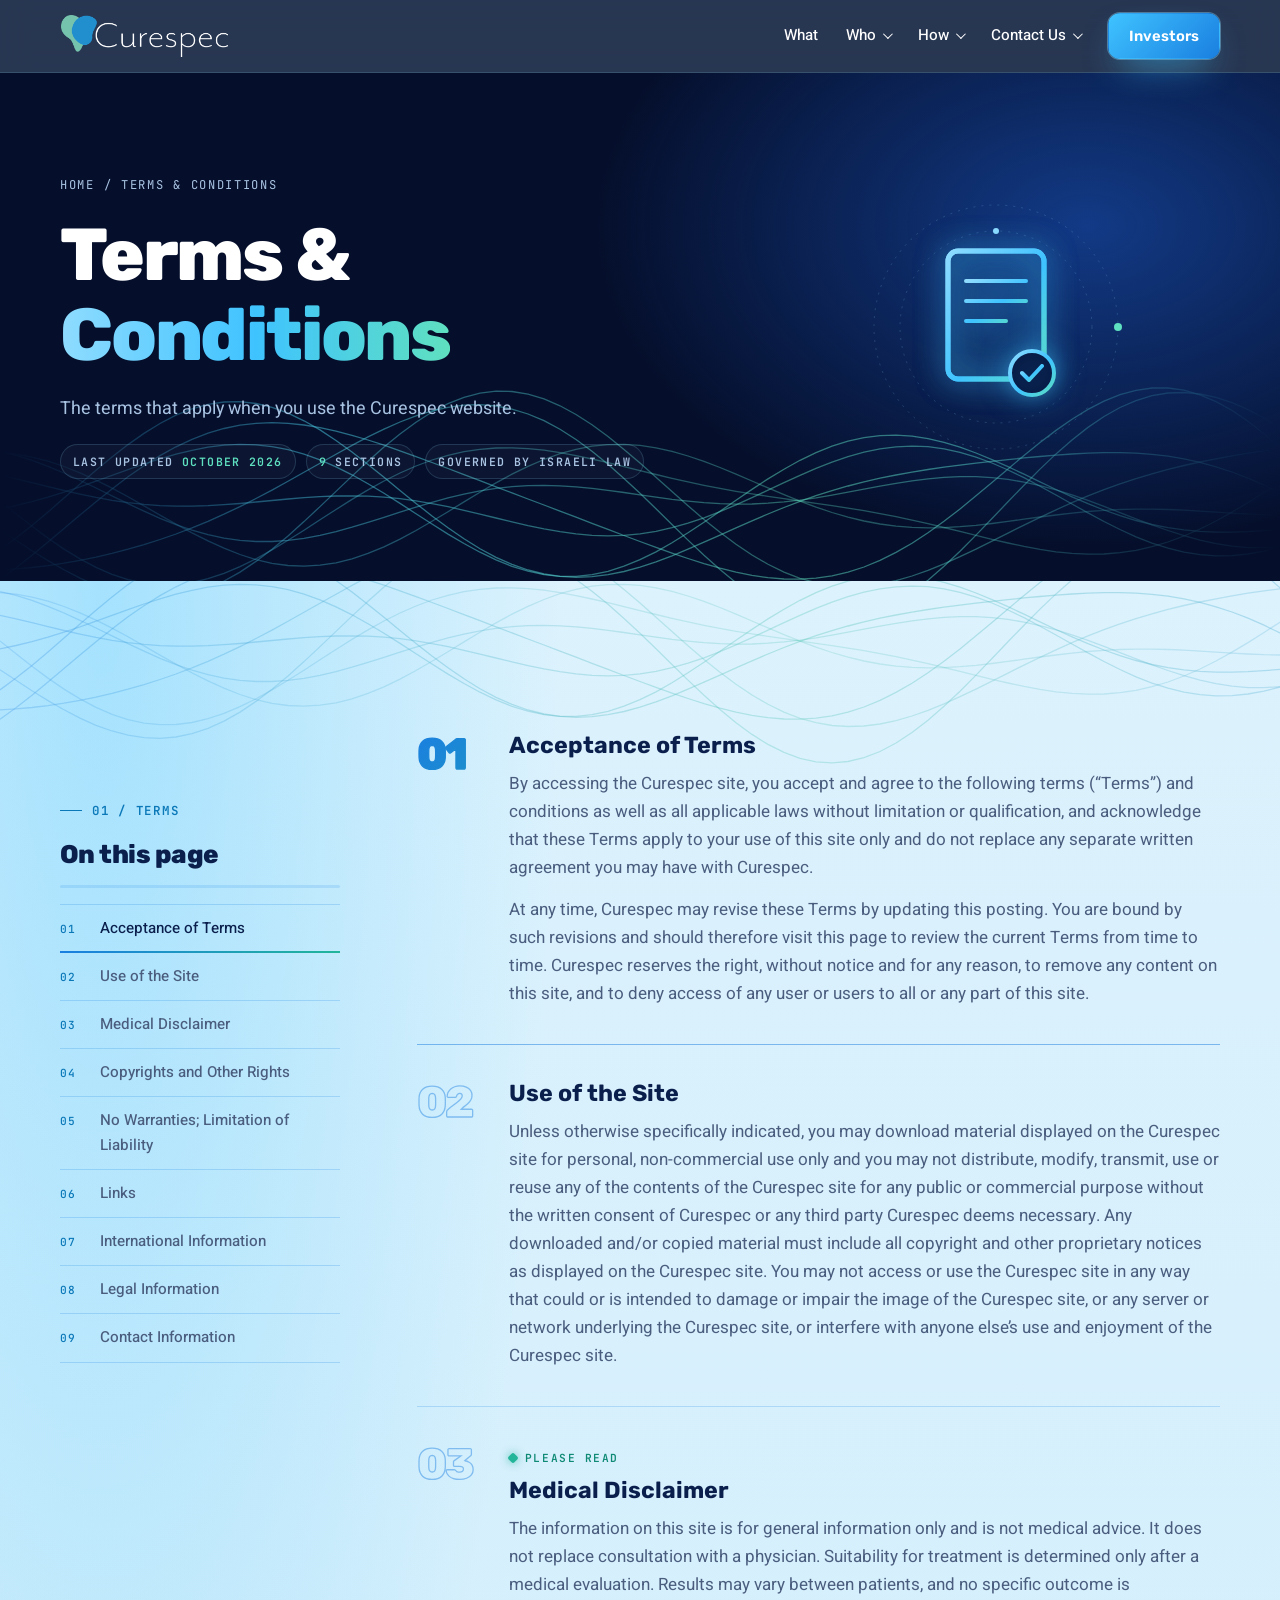
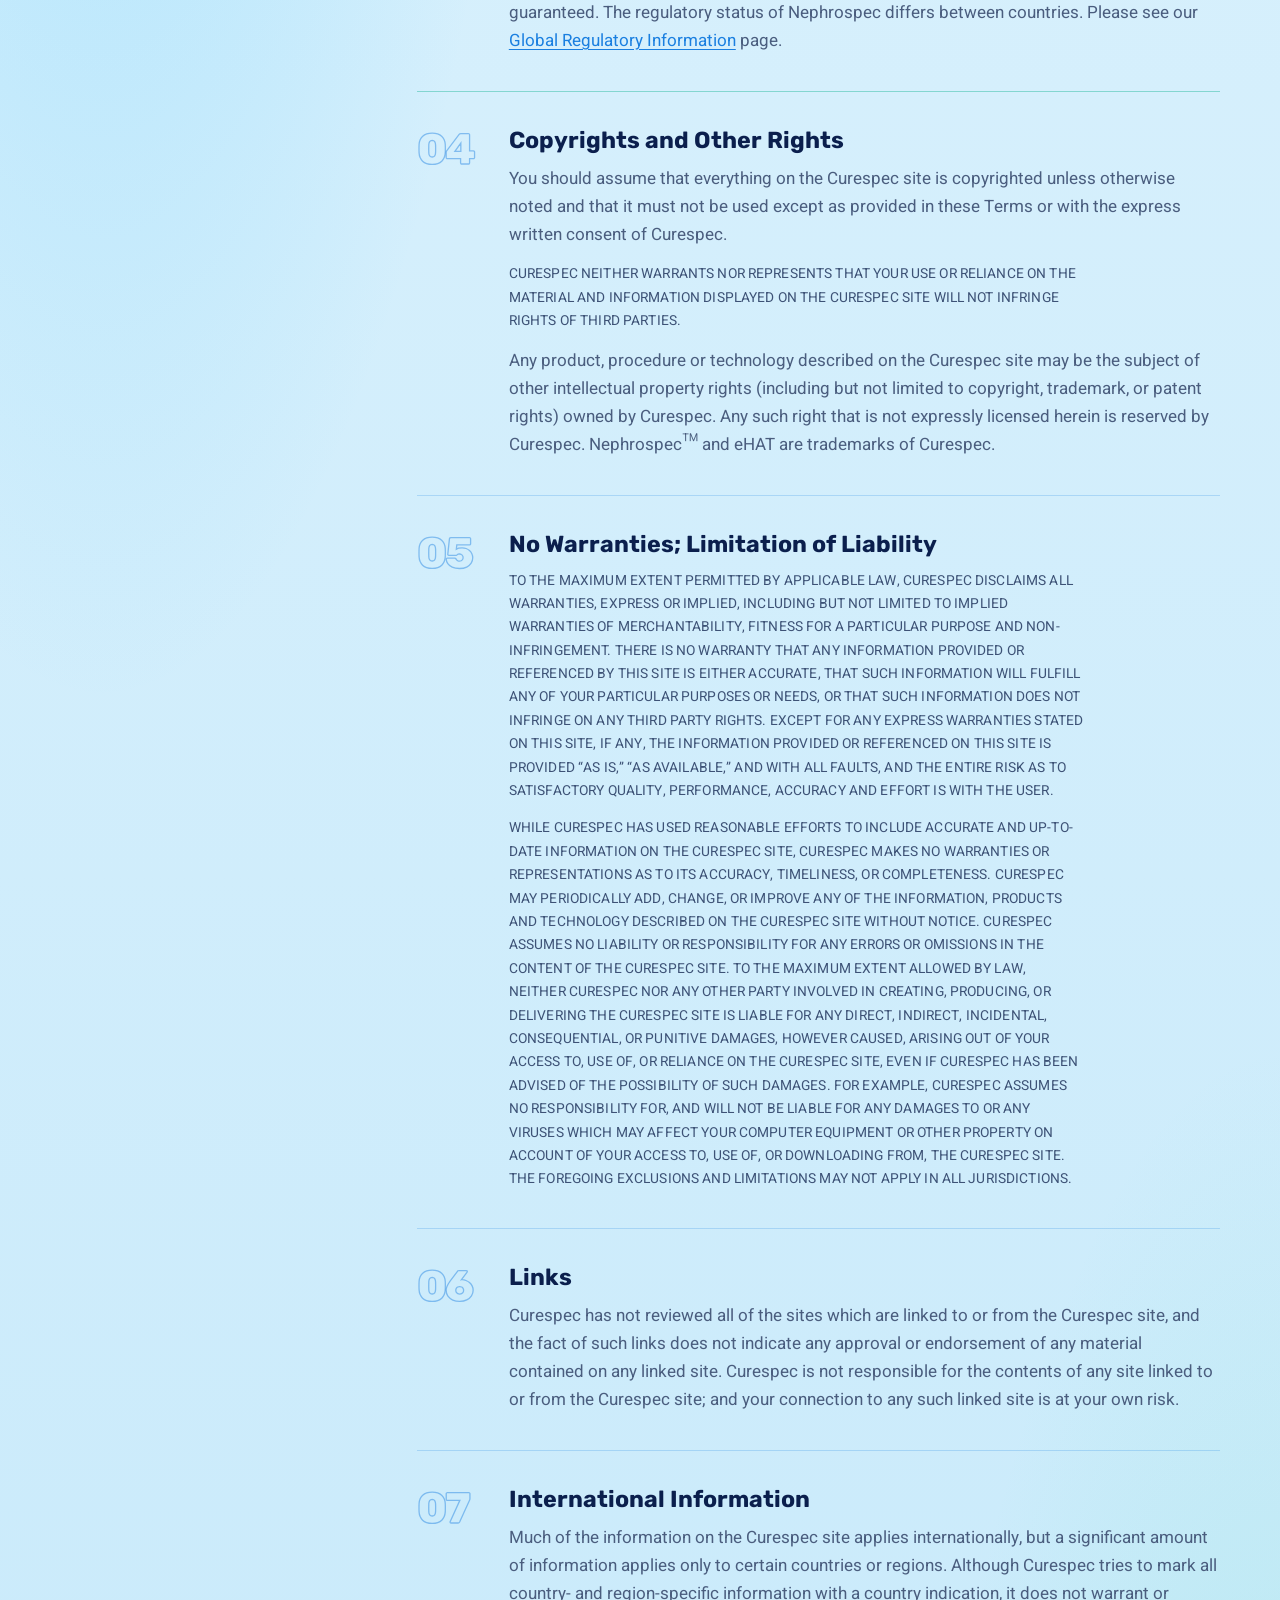
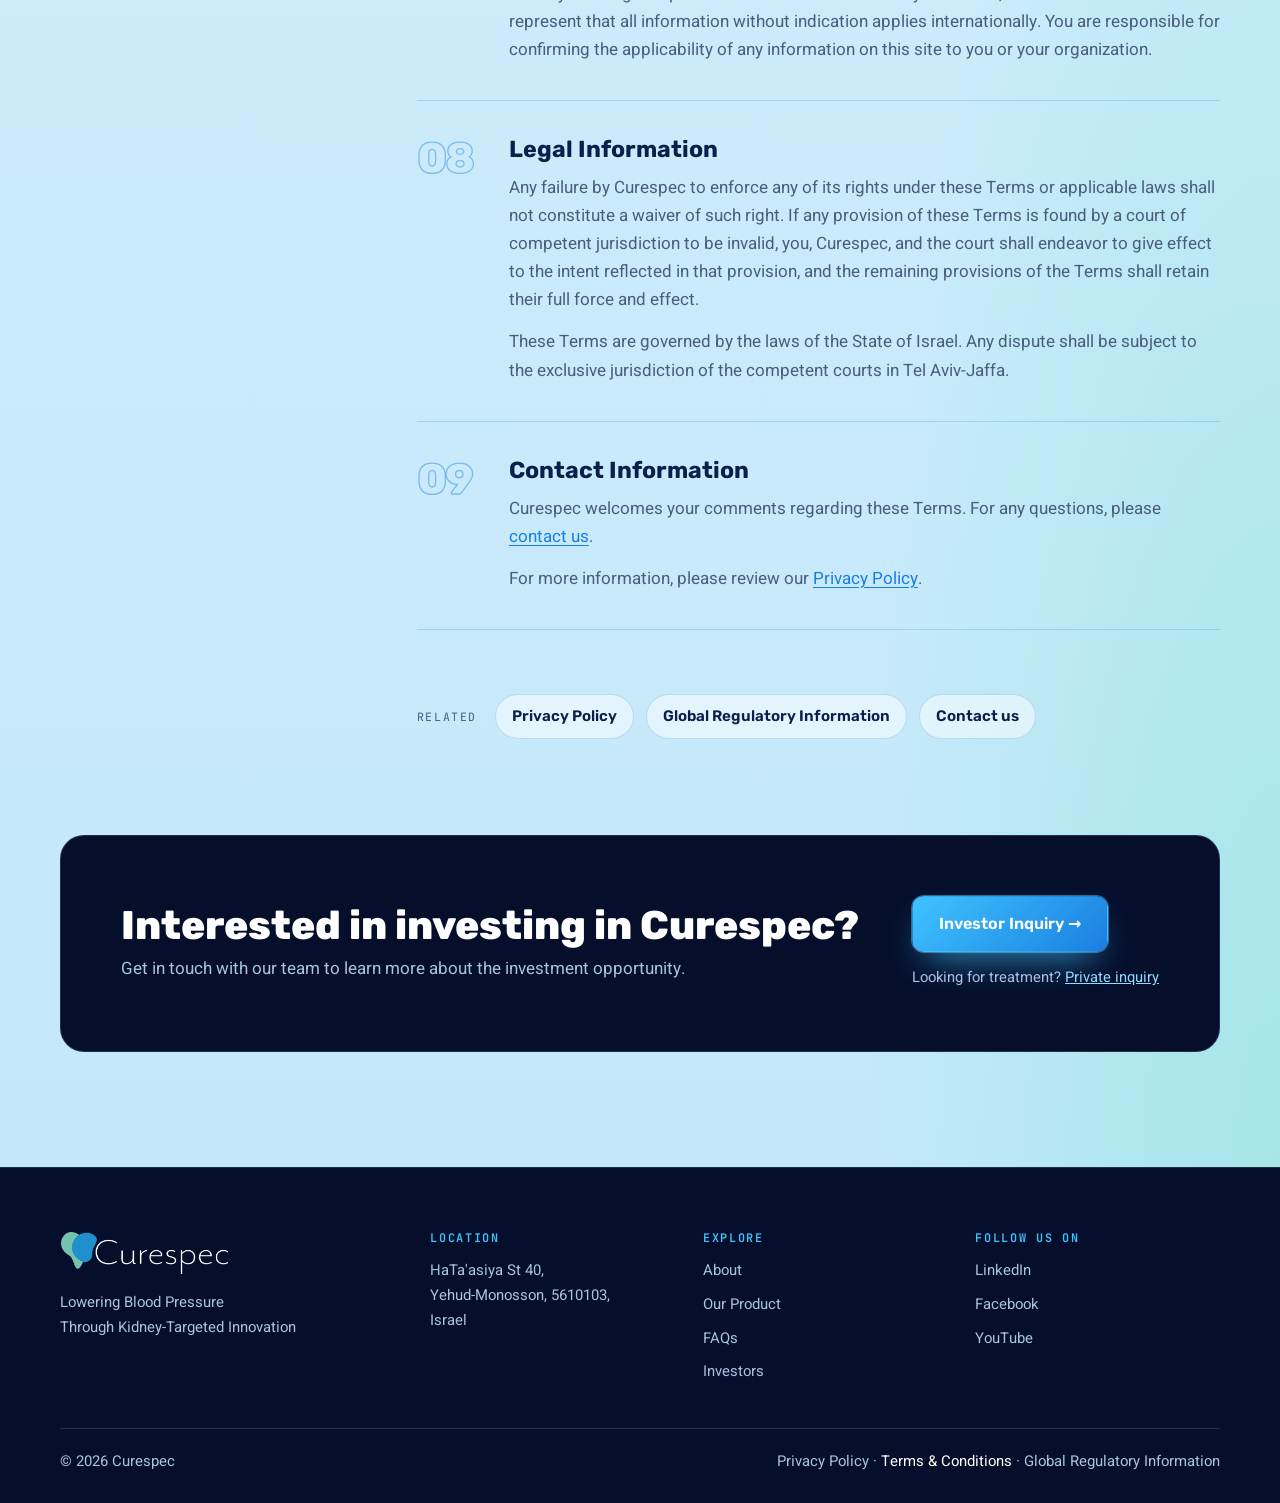
<file: terms-updated.html>
<!doctype html>
<html lang="en">
<head>
<meta charset="utf-8">
<meta name="viewport" content="width=device-width,initial-scale=1,viewport-fit=cover">
<title>Terms &amp; Conditions | Curespec</title>
<meta name="description" content="Terms and conditions for using the Curespec website, including the medical disclaimer.">
<link rel="preconnect" href="https://fonts.googleapis.com"><link rel="preconnect" href="https://fonts.gstatic.com" crossorigin>
<link rel="stylesheet" href="https://fonts.googleapis.com/css2?family=Heebo:wght@400;500;600;700&family=Rubik:wght@500;600;700;800&family=JetBrains+Mono:wght@500;600&display=swap">
<style>
:root{--deep:#050f2c;--line-d:rgba(143,220,255,.16);--cyan:#3fc3ff;--glow:#8fdcff;--teal:#5fe0c0;--ground:#c4e8fa;--card:rgba(255,255,255,.55);--line:rgba(26,127,224,.22);--ink:#0b1f4d;--ink-2:#4a5d7e;--on-d:#fff;--on-d-2:#a9c3e2;--f-display:"Rubik",system-ui,sans-serif;--f-body:"Heebo",system-ui,sans-serif;--f-mono:"JetBrains Mono",ui-monospace,monospace;--r:18px;--max:1200px}
*{box-sizing:border-box}html{scroll-behavior:smooth;scroll-padding-top:96px}
body{margin:0;background:var(--ground);color:var(--ink);font-family:var(--f-body);font-size:17px;line-height:1.65;-webkit-font-smoothing:antialiased}
h1,h2,h3{font-family:var(--f-display);line-height:1.08;margin:0;text-wrap:balance}p{margin:0}a{color:inherit}img{max-width:100%;display:block}
:focus-visible{outline:2px solid var(--cyan);outline-offset:3px;border-radius:6px}
.wrap{max-width:var(--max);margin-inline:auto;padding-inline:max(20px,env(safe-area-inset-left,0px))}
section{padding-block:clamp(72px,9vw,120px)}
.tag{font-family:var(--f-mono);font-size:.78rem;font-weight:600;letter-spacing:.14em;text-transform:uppercase;color:var(--cyan);display:inline-flex;align-items:center;gap:10px}
.tag::before{content:"";width:22px;height:1px;background:currentColor}.light .tag{color:#0b78b8}
.dark{position:relative;background:var(--deep);color:var(--on-d);overflow:hidden}
.dark::before{content:"";position:absolute;inset:0;pointer-events:none;background-image:url("data:image/svg+xml,%3Csvg%20xmlns%3D%22http%3A%2F%2Fwww.w3.org%2F2000%2Fsvg%22%20width%3D%221600%22%20height%3D%22500%22%20viewBox%3D%220%200%201600%20500%22%3E%3Cdefs%3E%3ClinearGradient%20id%3D%22a%22%20x1%3D%220%22%20x2%3D%221%22%3E%3Cstop%20offset%3D%220%22%20stop-color%3D%22%233fc3ff%22%2F%3E%3Cstop%20offset%3D%22.5%22%20stop-color%3D%22%235fe0c0%22%2F%3E%3Cstop%20offset%3D%221%22%20stop-color%3D%22%233fc3ff%22%2F%3E%3C%2FlinearGradient%3E%3C%2Fdefs%3E%3Cg%20fill%3D%22none%22%20stroke%3D%22url%28%23a%29%22%20stroke-width%3D%221.3%22%3E%3Cpath%20d%3D%22M0%2C250.0%20L16%2C262.8%20L32%2C275.2%20L48%2C287.1%20L64%2C298.1%20L80%2C307.9%20L96%2C316.4%20L112%2C323.4%20L128%2C328.6%20L144%2C332.1%20L160%2C333.7%20L176%2C333.5%20L192%2C331.5%20L208%2C327.7%20L224%2C322.4%20L240%2C315.7%20L256%2C307.8%20L272%2C298.9%20L288%2C289.3%20L304%2C279.2%20L320%2C268.8%20L336%2C258.5%20L352%2C248.4%20L368%2C238.9%20L384%2C230.0%20L400%2C222.0%20L416%2C215.0%20L432%2C209.0%20L448%2C204.3%20L464%2C200.7%20L480%2C198.3%20L496%2C197.0%20L512%2C196.8%20L528%2C197.6%20L544%2C199.2%20L560%2C201.6%20L576%2C204.6%20L592%2C208.0%20L608%2C211.7%20L624%2C215.6%20L640%2C219.6%20L656%2C223.5%20L672%2C227.3%20L688%2C230.9%20L704%2C234.3%20L720%2C237.4%20L736%2C240.3%20L752%2C242.9%20L768%2C245.4%20L784%2C247.7%20L800%2C250.0%20L816%2C252.3%20L832%2C254.6%20L848%2C257.1%20L864%2C259.7%20L880%2C262.6%20L896%2C265.7%20L912%2C269.1%20L928%2C272.7%20L944%2C276.5%20L960%2C280.4%20L976%2C284.4%20L992%2C288.3%20L1008%2C292.0%20L1024%2C295.4%20L1040%2C298.4%20L1056%2C300.8%20L1072%2C302.4%20L1088%2C303.2%20L1104%2C303.0%20L1120%2C301.7%20L1136%2C299.3%20L1152%2C295.7%20L1168%2C291.0%20L1184%2C285.0%20L1200%2C278.0%20L1216%2C270.0%20L1232%2C261.1%20L1248%2C251.6%20L1264%2C241.5%20L1280%2C231.2%20L1296%2C220.8%20L1312%2C210.7%20L1328%2C201.1%20L1344%2C192.2%20L1360%2C184.3%20L1376%2C177.6%20L1392%2C172.3%20L1408%2C168.5%20L1424%2C166.5%20L1440%2C166.3%20L1456%2C167.9%20L1472%2C171.4%20L1488%2C176.6%20L1504%2C183.6%20L1520%2C192.1%20L1536%2C201.9%20L1552%2C212.9%20L1568%2C224.8%20L1584%2C237.2%20L1600%2C250.0%22%20stroke-opacity%3D%220.34%22%2F%3E%3Cpath%20d%3D%22M0%2C278.8%20L16%2C289.3%20L32%2C299.7%20L48%2C309.6%20L64%2C318.8%20L80%2C327.1%20L96%2C334.3%20L112%2C340.0%20L128%2C344.2%20L144%2C346.7%20L160%2C347.3%20L176%2C346.0%20L192%2C342.6%20L208%2C337.4%20L224%2C330.1%20L240%2C321.1%20L256%2C310.4%20L272%2C298.3%20L288%2C284.9%20L304%2C270.6%20L320%2C255.6%20L336%2C240.4%20L352%2C225.1%20L368%2C210.3%20L384%2C196.1%20L400%2C183.0%20L416%2C171.2%20L432%2C161.0%20L448%2C152.6%20L464%2C146.3%20L480%2C142.1%20L496%2C140.2%20L512%2C140.5%20L528%2C143.1%20L544%2C147.9%20L560%2C154.8%20L576%2C163.5%20L592%2C173.8%20L608%2C185.6%20L624%2C198.4%20L640%2C212.1%20L656%2C226.2%20L672%2C240.6%20L688%2C254.7%20L704%2C268.4%20L720%2C281.3%20L736%2C293.3%20L752%2C304.0%20L768%2C313.3%20L784%2C321.1%20L800%2C327.3%20L816%2C331.7%20L832%2C334.5%20L848%2C335.5%20L864%2C335.0%20L880%2C333.0%20L896%2C329.6%20L912%2C325.0%20L928%2C319.3%20L944%2C312.8%20L960%2C305.7%20L976%2C298.1%20L992%2C290.2%20L1008%2C282.1%20L1024%2C274.1%20L1040%2C266.3%20L1056%2C258.8%20L1072%2C251.6%20L1088%2C244.9%20L1104%2C238.6%20L1120%2C232.9%20L1136%2C227.6%20L1152%2C222.8%20L1168%2C218.4%20L1184%2C214.5%20L1200%2C211.0%20L1216%2C207.8%20L1232%2C204.9%20L1248%2C202.2%20L1264%2C199.9%20L1280%2C197.8%20L1296%2C196.0%20L1312%2C194.5%20L1328%2C193.3%20L1344%2C192.5%20L1360%2C192.2%20L1376%2C192.5%20L1392%2C193.4%20L1408%2C194.9%20L1424%2C197.3%20L1440%2C200.5%20L1456%2C204.5%20L1472%2C209.6%20L1488%2C215.5%20L1504%2C222.4%20L1520%2C230.2%20L1536%2C238.8%20L1552%2C248.1%20L1568%2C257.9%20L1584%2C268.2%20L1600%2C278.8%22%20stroke-opacity%3D%220.40%22%2F%3E%3Cpath%20d%3D%22M0%2C318.8%20L16%2C317.9%20L32%2C316.5%20L48%2C314.6%20L64%2C312.2%20L80%2C309.3%20L96%2C306.1%20L112%2C302.4%20L128%2C298.2%20L144%2C293.6%20L160%2C288.5%20L176%2C283.0%20L192%2C276.9%20L208%2C270.3%20L224%2C263.2%20L240%2C255.6%20L256%2C247.5%20L272%2C239.1%20L288%2C230.3%20L304%2C221.3%20L320%2C212.2%20L336%2C203.2%20L352%2C194.4%20L368%2C185.9%20L384%2C178.1%20L400%2C171.0%20L416%2C164.9%20L432%2C159.9%20L448%2C156.3%20L464%2C154.2%20L480%2C153.7%20L496%2C155.0%20L512%2C158.1%20L528%2C163.0%20L544%2C169.7%20L560%2C178.3%20L576%2C188.5%20L592%2C200.2%20L608%2C213.2%20L624%2C227.4%20L640%2C242.3%20L656%2C257.8%20L672%2C273.5%20L688%2C289.1%20L704%2C304.2%20L720%2C318.5%20L736%2C331.7%20L752%2C343.4%20L768%2C353.4%20L784%2C361.4%20L800%2C367.3%20L816%2C370.8%20L832%2C371.9%20L848%2C370.5%20L864%2C366.7%20L880%2C360.5%20L896%2C352.0%20L912%2C341.5%20L928%2C329.2%20L944%2C315.3%20L960%2C300.2%20L976%2C284.1%20L992%2C267.5%20L1008%2C250.8%20L1024%2C234.2%20L1040%2C218.1%20L1056%2C202.9%20L1072%2C188.9%20L1088%2C176.4%20L1104%2C165.5%20L1120%2C156.5%20L1136%2C149.6%20L1152%2C144.7%20L1168%2C142.0%20L1184%2C141.5%20L1200%2C143.0%20L1216%2C146.4%20L1232%2C151.7%20L1248%2C158.6%20L1264%2C167.0%20L1280%2C176.5%20L1296%2C186.9%20L1312%2C198.1%20L1328%2C209.6%20L1344%2C221.4%20L1360%2C233.0%20L1376%2C244.4%20L1392%2C255.4%20L1408%2C265.7%20L1424%2C275.3%20L1440%2C284.0%20L1456%2C291.7%20L1472%2C298.4%20L1488%2C304.2%20L1504%2C308.9%20L1520%2C312.7%20L1536%2C315.5%20L1552%2C317.5%20L1568%2C318.6%20L1584%2C319.0%20L1600%2C318.8%22%20stroke-opacity%3D%220.46%22%2F%3E%3Cpath%20d%3D%22M0%2C328.2%20L16%2C316.7%20L32%2C304.2%20L48%2C291.1%20L64%2C277.6%20L80%2C264.1%20L96%2C250.8%20L112%2C237.9%20L128%2C225.8%20L144%2C214.7%20L160%2C204.6%20L176%2C195.8%20L192%2C188.3%20L208%2C182.2%20L224%2C177.5%20L240%2C174.2%20L256%2C172.3%20L272%2C171.7%20L288%2C172.3%20L304%2C174.0%20L320%2C176.6%20L336%2C180.1%20L352%2C184.3%20L368%2C189.0%20L384%2C194.2%20L400%2C199.8%20L416%2C205.6%20L432%2C211.5%20L448%2C217.5%20L464%2C223.6%20L480%2C229.7%20L496%2C235.8%20L512%2C241.9%20L528%2C248.0%20L544%2C254.0%20L560%2C260.1%20L576%2C266.2%20L592%2C272.3%20L608%2C278.4%20L624%2C284.5%20L640%2C290.5%20L656%2C296.4%20L672%2C302.1%20L688%2C307.5%20L704%2C312.6%20L720%2C317.2%20L736%2C321.1%20L752%2C324.3%20L768%2C326.7%20L784%2C328.0%20L800%2C328.2%20L816%2C327.2%20L832%2C324.8%20L848%2C321.1%20L864%2C316.0%20L880%2C309.4%20L896%2C301.4%20L912%2C292.2%20L928%2C281.7%20L944%2C270.2%20L960%2C257.9%20L976%2C244.8%20L992%2C231.4%20L1008%2C217.9%20L1024%2C204.5%20L1040%2C191.5%20L1056%2C179.4%20L1072%2C168.2%20L1088%2C158.4%20L1104%2C150.2%20L1120%2C143.7%20L1136%2C139.3%20L1152%2C137.0%20L1168%2C137.0%20L1184%2C139.2%20L1200%2C143.8%20L1216%2C150.6%20L1232%2C159.4%20L1248%2C170.3%20L1264%2C182.8%20L1280%2C196.8%20L1296%2C212.0%20L1312%2C228.0%20L1328%2C244.5%20L1344%2C261.1%20L1360%2C277.4%20L1376%2C293.2%20L1392%2C308.0%20L1408%2C321.6%20L1424%2C333.5%20L1440%2C343.7%20L1456%2C351.9%20L1472%2C358.0%20L1488%2C361.8%20L1504%2C363.3%20L1520%2C362.5%20L1536%2C359.5%20L1552%2C354.3%20L1568%2C347.3%20L1584%2C338.5%20L1600%2C328.2%22%20stroke-opacity%3D%220.49%22%2F%3E%3Cpath%20d%3D%22M0%2C298.9%20L16%2C287.1%20L32%2C274.4%20L48%2C261.0%20L64%2C247.1%20L80%2C233.1%20L96%2C219.3%20L112%2C206.1%20L128%2C193.6%20L144%2C182.4%20L160%2C172.5%20L176%2C164.2%20L192%2C157.8%20L208%2C153.3%20L224%2C151.0%20L240%2C150.7%20L256%2C152.5%20L272%2C156.4%20L288%2C162.2%20L304%2C169.8%20L320%2C178.9%20L336%2C189.5%20L352%2C201.0%20L368%2C213.4%20L384%2C226.3%20L400%2C239.4%20L416%2C252.4%20L432%2C264.9%20L448%2C276.8%20L464%2C287.8%20L480%2C297.7%20L496%2C306.3%20L512%2C313.4%20L528%2C319.0%20L544%2C323.0%20L560%2C325.4%20L576%2C326.3%20L592%2C325.7%20L608%2C323.7%20L624%2C320.5%20L640%2C316.1%20L656%2C310.8%20L672%2C304.8%20L688%2C298.2%20L704%2C291.2%20L720%2C284.1%20L736%2C276.9%20L752%2C269.8%20L768%2C263.0%20L784%2C256.5%20L800%2C250.4%20L816%2C244.7%20L832%2C239.6%20L848%2C235.0%20L864%2C230.9%20L880%2C227.2%20L896%2C224.0%20L912%2C221.1%20L928%2C218.5%20L944%2C216.2%20L960%2C214.1%20L976%2C212.1%20L992%2C210.3%20L1008%2C208.6%20L1024%2C206.9%20L1040%2C205.5%20L1056%2C204.1%20L1072%2C203.0%20L1088%2C202.2%20L1104%2C201.7%20L1120%2C201.7%20L1136%2C202.2%20L1152%2C203.4%20L1168%2C205.2%20L1184%2C207.9%20L1200%2C211.4%20L1216%2C215.8%20L1232%2C221.0%20L1248%2C227.2%20L1264%2C234.2%20L1280%2C242.0%20L1296%2C250.5%20L1312%2C259.5%20L1328%2C268.8%20L1344%2C278.4%20L1360%2C288.0%20L1376%2C297.3%20L1392%2C306.2%20L1408%2C314.4%20L1424%2C321.6%20L1440%2C327.7%20L1456%2C332.5%20L1472%2C335.8%20L1488%2C337.4%20L1504%2C337.2%20L1520%2C335.2%20L1536%2C331.4%20L1552%2C325.8%20L1568%2C318.4%20L1584%2C309.3%20L1600%2C298.9%22%20stroke-opacity%3D%220.50%22%2F%3E%3Cpath%20d%3D%22M0%2C257.8%20L16%2C254.5%20L32%2C250.6%20L48%2C246.1%20L64%2C241.1%20L80%2C235.8%20L96%2C230.1%20L112%2C224.3%20L128%2C218.6%20L144%2C213.0%20L160%2C207.8%20L176%2C203.2%20L192%2C199.3%20L208%2C196.2%20L224%2C194.2%20L240%2C193.4%20L256%2C193.9%20L272%2C195.6%20L288%2C198.7%20L304%2C203.2%20L320%2C208.9%20L336%2C215.8%20L352%2C223.8%20L368%2C232.7%20L384%2C242.3%20L400%2C252.4%20L416%2C262.7%20L432%2C273.0%20L448%2C283.1%20L464%2C292.5%20L480%2C301.2%20L496%2C308.9%20L512%2C315.3%20L528%2C320.2%20L544%2C323.6%20L560%2C325.4%20L576%2C325.4%20L592%2C323.7%20L608%2C320.3%20L624%2C315.2%20L640%2C308.7%20L656%2C300.8%20L672%2C291.8%20L688%2C281.8%20L704%2C271.3%20L720%2C260.3%20L736%2C249.3%20L752%2C238.4%20L768%2C227.9%20L784%2C218.2%20L800%2C209.3%20L816%2C201.6%20L832%2C195.2%20L848%2C190.1%20L864%2C186.6%20L880%2C184.6%20L896%2C184.1%20L912%2C185.2%20L928%2C187.6%20L944%2C191.3%20L960%2C196.2%20L976%2C202.0%20L992%2C208.6%20L1008%2C215.7%20L1024%2C223.2%20L1040%2C230.9%20L1056%2C238.5%20L1072%2C245.8%20L1088%2C252.7%20L1104%2C259.0%20L1120%2C264.6%20L1136%2C269.5%20L1152%2C273.5%20L1168%2C276.6%20L1184%2C278.9%20L1200%2C280.4%20L1216%2C281.2%20L1232%2C281.2%20L1248%2C280.7%20L1264%2C279.7%20L1280%2C278.4%20L1296%2C276.9%20L1312%2C275.2%20L1328%2C273.6%20L1344%2C272.0%20L1360%2C270.6%20L1376%2C269.4%20L1392%2C268.5%20L1408%2C267.8%20L1424%2C267.3%20L1440%2C267.0%20L1456%2C266.9%20L1472%2C266.9%20L1488%2C266.8%20L1504%2C266.6%20L1520%2C266.2%20L1536%2C265.4%20L1552%2C264.3%20L1568%2C262.7%20L1584%2C260.6%20L1600%2C257.8%22%20stroke-opacity%3D%220.49%22%2F%3E%3Cpath%20d%3D%22M0%2C224.3%20L16%2C227.9%20L32%2C231.7%20L48%2C235.6%20L64%2C239.5%20L80%2C243.1%20L96%2C246.4%20L112%2C249.3%20L128%2C251.6%20L144%2C253.4%20L160%2C254.6%20L176%2C255.1%20L192%2C255.1%20L208%2C254.6%20L224%2C253.7%20L240%2C252.5%20L256%2C251.0%20L272%2C249.5%20L288%2C248.0%20L304%2C246.7%20L320%2C245.6%20L336%2C245.0%20L352%2C244.8%20L368%2C245.2%20L384%2C246.1%20L400%2C247.7%20L416%2C249.9%20L432%2C252.6%20L448%2C255.7%20L464%2C259.3%20L480%2C263.1%20L496%2C267.0%20L512%2C270.9%20L528%2C274.6%20L544%2C277.9%20L560%2C280.7%20L576%2C282.9%20L592%2C284.3%20L608%2C284.8%20L624%2C284.3%20L640%2C282.8%20L656%2C280.3%20L672%2C276.7%20L688%2C272.2%20L704%2C266.8%20L720%2C260.6%20L736%2C253.8%20L752%2C246.6%20L768%2C239.1%20L784%2C231.6%20L800%2C224.3%20L816%2C217.4%20L832%2C211.1%20L848%2C205.6%20L864%2C201.2%20L880%2C197.8%20L896%2C195.8%20L912%2C195.1%20L928%2C195.7%20L944%2C197.8%20L960%2C201.3%20L976%2C206.1%20L992%2C212.0%20L1008%2C219.0%20L1024%2C226.7%20L1040%2C235.2%20L1056%2C244.0%20L1072%2C253.0%20L1088%2C261.9%20L1104%2C270.5%20L1120%2C278.5%20L1136%2C285.8%20L1152%2C292.1%20L1168%2C297.2%20L1184%2C301.2%20L1200%2C303.7%20L1216%2C304.9%20L1232%2C304.6%20L1248%2C303.0%20L1264%2C300.1%20L1280%2C296.0%20L1296%2C290.8%20L1312%2C284.8%20L1328%2C278.1%20L1344%2C270.9%20L1360%2C263.4%20L1376%2C255.9%20L1392%2C248.6%20L1408%2C241.6%20L1424%2C235.2%20L1440%2C229.5%20L1456%2C224.7%20L1472%2C220.8%20L1488%2C217.9%20L1504%2C216.1%20L1520%2C215.3%20L1536%2C215.5%20L1552%2C216.6%20L1568%2C218.5%20L1584%2C221.1%20L1600%2C224.3%22%20stroke-opacity%3D%220.46%22%2F%3E%3Cpath%20d%3D%22M0%2C200.6%20L16%2C204.4%20L32%2C209.4%20L48%2C215.3%20L64%2C222.0%20L80%2C229.3%20L96%2C237.0%20L112%2C244.9%20L128%2C252.7%20L144%2C260.2%20L160%2C267.3%20L176%2C273.6%20L192%2C279.1%20L208%2C283.6%20L224%2C287.1%20L240%2C289.4%20L256%2C290.5%20L272%2C290.5%20L288%2C289.4%20L304%2C287.3%20L320%2C284.3%20L336%2C280.6%20L352%2C276.2%20L368%2C271.4%20L384%2C266.3%20L400%2C261.1%20L416%2C256.1%20L432%2C251.3%20L448%2C246.9%20L464%2C243.1%20L480%2C239.9%20L496%2C237.4%20L512%2C235.6%20L528%2C234.6%20L544%2C234.4%20L560%2C234.8%20L576%2C235.9%20L592%2C237.4%20L608%2C239.3%20L624%2C241.5%20L640%2C243.8%20L656%2C246.1%20L672%2C248.3%20L688%2C250.1%20L704%2C251.6%20L720%2C252.6%20L736%2C253.1%20L752%2C253.0%20L768%2C252.2%20L784%2C250.9%20L800%2C249.1%20L816%2C246.8%20L832%2C244.1%20L848%2C241.2%20L864%2C238.2%20L880%2C235.2%20L896%2C232.4%20L912%2C229.9%20L928%2C227.8%20L944%2C226.4%20L960%2C225.6%20L976%2C225.7%20L992%2C226.6%20L1008%2C228.4%20L1024%2C231.1%20L1040%2C234.6%20L1056%2C238.9%20L1072%2C243.9%20L1088%2C249.4%20L1104%2C255.4%20L1120%2C261.6%20L1136%2C267.8%20L1152%2C273.8%20L1168%2C279.5%20L1184%2C284.7%20L1200%2C289.1%20L1216%2C292.7%20L1232%2C295.2%20L1248%2C296.6%20L1264%2C296.7%20L1280%2C295.6%20L1296%2C293.2%20L1312%2C289.6%20L1328%2C284.8%20L1344%2C279.0%20L1360%2C272.3%20L1376%2C264.9%20L1392%2C256.9%20L1408%2C248.7%20L1424%2C240.3%20L1440%2C232.2%20L1456%2C224.4%20L1472%2C217.3%20L1488%2C211.0%20L1504%2C205.6%20L1520%2C201.5%20L1536%2C198.6%20L1552%2C197.0%20L1568%2C196.8%20L1584%2C198.1%20L1600%2C200.6%22%20stroke-opacity%3D%220.41%22%2F%3E%3Cpath%20d%3D%22M0%2C201.6%20L16%2C203.2%20L32%2C206.1%20L48%2C210.2%20L64%2C215.5%20L80%2C221.8%20L96%2C229.1%20L112%2C237.2%20L128%2C245.8%20L144%2C254.9%20L160%2C264.1%20L176%2C273.1%20L192%2C281.8%20L208%2C289.9%20L224%2C297.2%20L240%2C303.5%20L256%2C308.6%20L272%2C312.3%20L288%2C314.5%20L304%2C315.1%20L320%2C314.2%20L336%2C311.8%20L352%2C307.8%20L368%2C302.4%20L384%2C295.8%20L400%2C288.1%20L416%2C279.5%20L432%2C270.3%20L448%2C260.7%20L464%2C250.9%20L480%2C241.2%20L496%2C231.9%20L512%2C223.2%20L528%2C215.3%20L544%2C208.5%20L560%2C202.7%20L576%2C198.3%20L592%2C195.2%20L608%2C193.6%20L624%2C193.3%20L640%2C194.4%20L656%2C196.8%20L672%2C200.4%20L688%2C205.0%20L704%2C210.4%20L720%2C216.5%20L736%2C223.1%20L752%2C230.0%20L768%2C236.9%20L784%2C243.7%20L800%2C250.1%20L816%2C256.1%20L832%2C261.5%20L848%2C266.1%20L864%2C270.0%20L880%2C273.0%20L896%2C275.1%20L912%2C276.4%20L928%2C276.8%20L944%2C276.6%20L960%2C275.7%20L976%2C274.3%20L992%2C272.5%20L1008%2C270.4%20L1024%2C268.2%20L1040%2C266.0%20L1056%2C264.0%20L1072%2C262.1%20L1088%2C260.5%20L1104%2C259.3%20L1120%2C258.5%20L1136%2C258.2%20L1152%2C258.2%20L1168%2C258.5%20L1184%2C259.2%20L1200%2C260.1%20L1216%2C261.1%20L1232%2C262.1%20L1248%2C263.0%20L1264%2C263.7%20L1280%2C264.0%20L1296%2C263.9%20L1312%2C263.2%20L1328%2C262.0%20L1344%2C260.1%20L1360%2C257.5%20L1376%2C254.3%20L1392%2C250.4%20L1408%2C246.1%20L1424%2C241.2%20L1440%2C236.0%20L1456%2C230.7%20L1472%2C225.3%20L1488%2C220.0%20L1504%2C215.1%20L1520%2C210.7%20L1536%2C206.9%20L1552%2C204.0%20L1568%2C202.1%20L1584%2C201.3%20L1600%2C201.6%22%20stroke-opacity%3D%220.34%22%2F%3E%3C%2Fg%3E%3C%2Fsvg%3E");background-repeat:repeat-x;background-size:1600px 500px;background-position:0 calc(100% + 170px);animation:drift 70s linear infinite;mask-image:linear-gradient(90deg,transparent,#000 25%,#000 75%,transparent);-webkit-mask-image:linear-gradient(90deg,transparent,#000 25%,#000 75%,transparent)}
.cta::before{display:none}
@keyframes drift{to{background-position-x:1600px}}
.btn{display:inline-flex;align-items:center;gap:10px;font-family:var(--f-display);font-weight:600;font-size:1rem;border-radius:12px;padding:14px 26px;text-decoration:none;border:1px solid transparent;transition:transform .15s}
.btn:hover{transform:translateY(-2px)}
.btn-primary{background:linear-gradient(135deg,#3fc3ff,#1a7fe0);color:#fff;box-shadow:0 0 0 1px rgba(143,220,255,.4),0 16px 36px -14px rgba(63,195,255,.85)}
.logo{display:block;width:168px;flex:none}
.logo i{display:block;aspect-ratio:600/151;background:url("[data-uri]") center/contain no-repeat}
.top{position:sticky;top:0;z-index:20;background:rgba(5,15,44,.82);backdrop-filter:blur(14px);border-bottom:1px solid var(--line-d)}
.top .wrap{display:flex;align-items:center;gap:28px;min-height:72px}
.nav{display:flex;gap:28px;margin-inline-start:auto;align-items:center;font-weight:500;font-size:.95rem;color:var(--on-d)}
.nav>a,.dd>button{color:var(--on-d);text-decoration:none;font:inherit;background:none;border:0;cursor:pointer;padding:0;display:flex;gap:7px;align-items:center}
.dd{position:relative}
.dd>button::after{content:"";width:6px;height:6px;border-right:1.5px solid currentColor;border-bottom:1.5px solid currentColor;transform:rotate(45deg) translateY(-2px)}
.dd-menu{position:absolute;top:calc(100% + 14px);inset-inline-start:-16px;min-width:220px;background:#0b1c47;border:1px solid var(--line-d);border-radius:14px;padding:8px;display:none;box-shadow:0 24px 50px -20px rgba(0,0,0,.6)}
.dd-menu::before{content:"";position:absolute;inset:-16px 0 auto;height:16px}
.dd:hover .dd-menu,.dd:focus-within .dd-menu{display:grid}
.dd-menu a{padding:10px 12px;border-radius:8px;text-decoration:none;color:var(--on-d-2)}
.dd-menu a:hover{background:rgba(63,195,255,.1);color:#fff}
.top .btn{padding:10px 20px;font-size:.92rem}
.menu{display:none;margin-inline-start:auto}
.menu summary{list-style:none;cursor:pointer;color:#fff;font-family:var(--f-mono);font-size:.85rem;letter-spacing:.1em;padding:8px 14px;border:1px solid var(--line-d);border-radius:10px}
.menu summary::-webkit-details-marker{display:none}
.menu nav{position:fixed;inset-inline:0;top:72px;background:#07163b;border-bottom:1px solid var(--line-d);padding:10px 20px 22px;display:grid;max-height:calc(100vh - 72px);overflow:auto}
.menu nav b{font-family:var(--f-mono);font-size:.72rem;letter-spacing:.14em;color:var(--cyan);margin-top:16px}
.menu nav a{padding:11px 0;color:#fff;text-decoration:none;border-bottom:1px solid var(--line-d)}
@media (max-width:980px){.nav,.top .btn{display:none}.menu{display:block}}

/* page hero */
.page-hero{padding-block:clamp(64px,8vw,104px);background:radial-gradient(55% 90% at 85% 30%,#123a86 0%,transparent 70%),var(--deep)}
.page-hero .wrap{position:relative;display:grid;grid-template-columns:1.2fr .8fr;align-items:center;gap:40px}
.hero-copy{display:grid;gap:20px}
.crumb{font-family:var(--f-mono);font-size:.76rem;letter-spacing:.14em;color:var(--on-d-2);text-transform:uppercase}
.crumb a{text-decoration:none}.crumb a:hover{color:#fff}
.page-hero h1{font-size:clamp(2.6rem,6vw,4.6rem);font-weight:800;letter-spacing:-.03em}
.page-hero h1 span{background:linear-gradient(90deg,#8fdcff,#3fc3ff 50%,#5fe0c0);-webkit-background-clip:text;background-clip:text;color:transparent}
.hero-copy .lead{color:var(--on-d-2);font-size:clamp(1.05rem,1.4vw,1.2rem);max-width:52ch}
.meta{display:flex;flex-wrap:wrap;gap:10px}
.meta span{font-family:var(--f-mono);font-size:.72rem;font-weight:600;letter-spacing:.12em;text-transform:uppercase;color:var(--on-d-2);border:1px solid var(--line-d);border-radius:999px;padding:7px 12px;background:rgba(255,255,255,.03)}
.meta span b{color:var(--teal);font-weight:600}
.emblem{position:relative;justify-self:center;width:min(300px,100%);aspect-ratio:1}
.emblem svg{position:absolute;inset:0;width:100%;height:100%;overflow:visible}
.emblem .ring{fill:none;stroke:rgba(143,220,255,.5);stroke-width:1.2;transform-origin:150px 150px;animation:sring 4.5s cubic-bezier(.2,.6,.4,1) infinite;opacity:0}
.emblem .ring:nth-of-type(2){animation-delay:1.5s}.emblem .ring:nth-of-type(3){animation-delay:3s}
@keyframes sring{0%{transform:scale(.25);opacity:0}15%{opacity:.9}100%{transform:scale(1);opacity:0}}
.emblem .orbit{fill:none;stroke:rgba(143,220,255,.18);stroke-dasharray:2 6}
.emblem .spin{transform-origin:150px 150px;animation:spin 26s linear infinite}
.emblem .spin.rev{animation-direction:reverse;animation-duration:40s}
@keyframes spin{to{transform:rotate(360deg)}}
.emblem .mark{fill:none;stroke:url(#eg);stroke-width:5;stroke-linecap:round;stroke-linejoin:round;filter:drop-shadow(0 0 14px rgba(63,195,255,.55))}
.emblem .fillmark{fill:rgba(63,195,255,.08)}
.emblem .scan{stroke:rgba(95,224,192,.9);stroke-width:2;animation:scanY 3.6s ease-in-out infinite}
@keyframes scanY{0%,100%{transform:translateY(-34px);opacity:.2}50%{transform:translateY(34px);opacity:1}}
@media (max-width:860px){.page-hero .wrap{grid-template-columns:1fr}.emblem{display:none}}

/* light sections */
.light{position:relative;overflow:hidden;background:radial-gradient(55% 70% at 8% 0%,rgba(63,195,255,.35),transparent 65%),radial-gradient(50% 70% at 100% 100%,rgba(95,224,192,.3),transparent 65%),linear-gradient(180deg,#dcf2fd 0%,#c4e8fa 100%)}
.light::before{content:"";position:absolute;inset:0;pointer-events:none;background-image:url("data:image/svg+xml,%3Csvg%20xmlns%3D%22http%3A%2F%2Fwww.w3.org%2F2000%2Fsvg%22%20width%3D%221600%22%20height%3D%22500%22%20viewBox%3D%220%200%201600%20500%22%3E%3Cdefs%3E%3ClinearGradient%20id%3D%22a%22%20x1%3D%220%22%20x2%3D%221%22%3E%3Cstop%20offset%3D%220%22%20stop-color%3D%22%231a7fe0%22%2F%3E%3Cstop%20offset%3D%22.5%22%20stop-color%3D%22%2322b59a%22%2F%3E%3Cstop%20offset%3D%221%22%20stop-color%3D%22%231a7fe0%22%2F%3E%3C%2FlinearGradient%3E%3C%2Fdefs%3E%3Cg%20fill%3D%22none%22%20stroke%3D%22url%28%23a%29%22%20stroke-width%3D%221.3%22%3E%3Cpath%20d%3D%22M0%2C250.0%20L16%2C262.8%20L32%2C275.2%20L48%2C287.1%20L64%2C298.1%20L80%2C307.9%20L96%2C316.4%20L112%2C323.4%20L128%2C328.6%20L144%2C332.1%20L160%2C333.7%20L176%2C333.5%20L192%2C331.5%20L208%2C327.7%20L224%2C322.4%20L240%2C315.7%20L256%2C307.8%20L272%2C298.9%20L288%2C289.3%20L304%2C279.2%20L320%2C268.8%20L336%2C258.5%20L352%2C248.4%20L368%2C238.9%20L384%2C230.0%20L400%2C222.0%20L416%2C215.0%20L432%2C209.0%20L448%2C204.3%20L464%2C200.7%20L480%2C198.3%20L496%2C197.0%20L512%2C196.8%20L528%2C197.6%20L544%2C199.2%20L560%2C201.6%20L576%2C204.6%20L592%2C208.0%20L608%2C211.7%20L624%2C215.6%20L640%2C219.6%20L656%2C223.5%20L672%2C227.3%20L688%2C230.9%20L704%2C234.3%20L720%2C237.4%20L736%2C240.3%20L752%2C242.9%20L768%2C245.4%20L784%2C247.7%20L800%2C250.0%20L816%2C252.3%20L832%2C254.6%20L848%2C257.1%20L864%2C259.7%20L880%2C262.6%20L896%2C265.7%20L912%2C269.1%20L928%2C272.7%20L944%2C276.5%20L960%2C280.4%20L976%2C284.4%20L992%2C288.3%20L1008%2C292.0%20L1024%2C295.4%20L1040%2C298.4%20L1056%2C300.8%20L1072%2C302.4%20L1088%2C303.2%20L1104%2C303.0%20L1120%2C301.7%20L1136%2C299.3%20L1152%2C295.7%20L1168%2C291.0%20L1184%2C285.0%20L1200%2C278.0%20L1216%2C270.0%20L1232%2C261.1%20L1248%2C251.6%20L1264%2C241.5%20L1280%2C231.2%20L1296%2C220.8%20L1312%2C210.7%20L1328%2C201.1%20L1344%2C192.2%20L1360%2C184.3%20L1376%2C177.6%20L1392%2C172.3%20L1408%2C168.5%20L1424%2C166.5%20L1440%2C166.3%20L1456%2C167.9%20L1472%2C171.4%20L1488%2C176.6%20L1504%2C183.6%20L1520%2C192.1%20L1536%2C201.9%20L1552%2C212.9%20L1568%2C224.8%20L1584%2C237.2%20L1600%2C250.0%22%20stroke-opacity%3D%220.24%22%2F%3E%3Cpath%20d%3D%22M0%2C278.8%20L16%2C289.3%20L32%2C299.7%20L48%2C309.6%20L64%2C318.8%20L80%2C327.1%20L96%2C334.3%20L112%2C340.0%20L128%2C344.2%20L144%2C346.7%20L160%2C347.3%20L176%2C346.0%20L192%2C342.6%20L208%2C337.4%20L224%2C330.1%20L240%2C321.1%20L256%2C310.4%20L272%2C298.3%20L288%2C284.9%20L304%2C270.6%20L320%2C255.6%20L336%2C240.4%20L352%2C225.1%20L368%2C210.3%20L384%2C196.1%20L400%2C183.0%20L416%2C171.2%20L432%2C161.0%20L448%2C152.6%20L464%2C146.3%20L480%2C142.1%20L496%2C140.2%20L512%2C140.5%20L528%2C143.1%20L544%2C147.9%20L560%2C154.8%20L576%2C163.5%20L592%2C173.8%20L608%2C185.6%20L624%2C198.4%20L640%2C212.1%20L656%2C226.2%20L672%2C240.6%20L688%2C254.7%20L704%2C268.4%20L720%2C281.3%20L736%2C293.3%20L752%2C304.0%20L768%2C313.3%20L784%2C321.1%20L800%2C327.3%20L816%2C331.7%20L832%2C334.5%20L848%2C335.5%20L864%2C335.0%20L880%2C333.0%20L896%2C329.6%20L912%2C325.0%20L928%2C319.3%20L944%2C312.8%20L960%2C305.7%20L976%2C298.1%20L992%2C290.2%20L1008%2C282.1%20L1024%2C274.1%20L1040%2C266.3%20L1056%2C258.8%20L1072%2C251.6%20L1088%2C244.9%20L1104%2C238.6%20L1120%2C232.9%20L1136%2C227.6%20L1152%2C222.8%20L1168%2C218.4%20L1184%2C214.5%20L1200%2C211.0%20L1216%2C207.8%20L1232%2C204.9%20L1248%2C202.2%20L1264%2C199.9%20L1280%2C197.8%20L1296%2C196.0%20L1312%2C194.5%20L1328%2C193.3%20L1344%2C192.5%20L1360%2C192.2%20L1376%2C192.5%20L1392%2C193.4%20L1408%2C194.9%20L1424%2C197.3%20L1440%2C200.5%20L1456%2C204.5%20L1472%2C209.6%20L1488%2C215.5%20L1504%2C222.4%20L1520%2C230.2%20L1536%2C238.8%20L1552%2C248.1%20L1568%2C257.9%20L1584%2C268.2%20L1600%2C278.8%22%20stroke-opacity%3D%220.28%22%2F%3E%3Cpath%20d%3D%22M0%2C318.8%20L16%2C317.9%20L32%2C316.5%20L48%2C314.6%20L64%2C312.2%20L80%2C309.3%20L96%2C306.1%20L112%2C302.4%20L128%2C298.2%20L144%2C293.6%20L160%2C288.5%20L176%2C283.0%20L192%2C276.9%20L208%2C270.3%20L224%2C263.2%20L240%2C255.6%20L256%2C247.5%20L272%2C239.1%20L288%2C230.3%20L304%2C221.3%20L320%2C212.2%20L336%2C203.2%20L352%2C194.4%20L368%2C185.9%20L384%2C178.1%20L400%2C171.0%20L416%2C164.9%20L432%2C159.9%20L448%2C156.3%20L464%2C154.2%20L480%2C153.7%20L496%2C155.0%20L512%2C158.1%20L528%2C163.0%20L544%2C169.7%20L560%2C178.3%20L576%2C188.5%20L592%2C200.2%20L608%2C213.2%20L624%2C227.4%20L640%2C242.3%20L656%2C257.8%20L672%2C273.5%20L688%2C289.1%20L704%2C304.2%20L720%2C318.5%20L736%2C331.7%20L752%2C343.4%20L768%2C353.4%20L784%2C361.4%20L800%2C367.3%20L816%2C370.8%20L832%2C371.9%20L848%2C370.5%20L864%2C366.7%20L880%2C360.5%20L896%2C352.0%20L912%2C341.5%20L928%2C329.2%20L944%2C315.3%20L960%2C300.2%20L976%2C284.1%20L992%2C267.5%20L1008%2C250.8%20L1024%2C234.2%20L1040%2C218.1%20L1056%2C202.9%20L1072%2C188.9%20L1088%2C176.4%20L1104%2C165.5%20L1120%2C156.5%20L1136%2C149.6%20L1152%2C144.7%20L1168%2C142.0%20L1184%2C141.5%20L1200%2C143.0%20L1216%2C146.4%20L1232%2C151.7%20L1248%2C158.6%20L1264%2C167.0%20L1280%2C176.5%20L1296%2C186.9%20L1312%2C198.1%20L1328%2C209.6%20L1344%2C221.4%20L1360%2C233.0%20L1376%2C244.4%20L1392%2C255.4%20L1408%2C265.7%20L1424%2C275.3%20L1440%2C284.0%20L1456%2C291.7%20L1472%2C298.4%20L1488%2C304.2%20L1504%2C308.9%20L1520%2C312.7%20L1536%2C315.5%20L1552%2C317.5%20L1568%2C318.6%20L1584%2C319.0%20L1600%2C318.8%22%20stroke-opacity%3D%220.32%22%2F%3E%3Cpath%20d%3D%22M0%2C328.2%20L16%2C316.7%20L32%2C304.2%20L48%2C291.1%20L64%2C277.6%20L80%2C264.1%20L96%2C250.8%20L112%2C237.9%20L128%2C225.8%20L144%2C214.7%20L160%2C204.6%20L176%2C195.8%20L192%2C188.3%20L208%2C182.2%20L224%2C177.5%20L240%2C174.2%20L256%2C172.3%20L272%2C171.7%20L288%2C172.3%20L304%2C174.0%20L320%2C176.6%20L336%2C180.1%20L352%2C184.3%20L368%2C189.0%20L384%2C194.2%20L400%2C199.8%20L416%2C205.6%20L432%2C211.5%20L448%2C217.5%20L464%2C223.6%20L480%2C229.7%20L496%2C235.8%20L512%2C241.9%20L528%2C248.0%20L544%2C254.0%20L560%2C260.1%20L576%2C266.2%20L592%2C272.3%20L608%2C278.4%20L624%2C284.5%20L640%2C290.5%20L656%2C296.4%20L672%2C302.1%20L688%2C307.5%20L704%2C312.6%20L720%2C317.2%20L736%2C321.1%20L752%2C324.3%20L768%2C326.7%20L784%2C328.0%20L800%2C328.2%20L816%2C327.2%20L832%2C324.8%20L848%2C321.1%20L864%2C316.0%20L880%2C309.4%20L896%2C301.4%20L912%2C292.2%20L928%2C281.7%20L944%2C270.2%20L960%2C257.9%20L976%2C244.8%20L992%2C231.4%20L1008%2C217.9%20L1024%2C204.5%20L1040%2C191.5%20L1056%2C179.4%20L1072%2C168.2%20L1088%2C158.4%20L1104%2C150.2%20L1120%2C143.7%20L1136%2C139.3%20L1152%2C137.0%20L1168%2C137.0%20L1184%2C139.2%20L1200%2C143.8%20L1216%2C150.6%20L1232%2C159.4%20L1248%2C170.3%20L1264%2C182.8%20L1280%2C196.8%20L1296%2C212.0%20L1312%2C228.0%20L1328%2C244.5%20L1344%2C261.1%20L1360%2C277.4%20L1376%2C293.2%20L1392%2C308.0%20L1408%2C321.6%20L1424%2C333.5%20L1440%2C343.7%20L1456%2C351.9%20L1472%2C358.0%20L1488%2C361.8%20L1504%2C363.3%20L1520%2C362.5%20L1536%2C359.5%20L1552%2C354.3%20L1568%2C347.3%20L1584%2C338.5%20L1600%2C328.2%22%20stroke-opacity%3D%220.34%22%2F%3E%3Cpath%20d%3D%22M0%2C298.9%20L16%2C287.1%20L32%2C274.4%20L48%2C261.0%20L64%2C247.1%20L80%2C233.1%20L96%2C219.3%20L112%2C206.1%20L128%2C193.6%20L144%2C182.4%20L160%2C172.5%20L176%2C164.2%20L192%2C157.8%20L208%2C153.3%20L224%2C151.0%20L240%2C150.7%20L256%2C152.5%20L272%2C156.4%20L288%2C162.2%20L304%2C169.8%20L320%2C178.9%20L336%2C189.5%20L352%2C201.0%20L368%2C213.4%20L384%2C226.3%20L400%2C239.4%20L416%2C252.4%20L432%2C264.9%20L448%2C276.8%20L464%2C287.8%20L480%2C297.7%20L496%2C306.3%20L512%2C313.4%20L528%2C319.0%20L544%2C323.0%20L560%2C325.4%20L576%2C326.3%20L592%2C325.7%20L608%2C323.7%20L624%2C320.5%20L640%2C316.1%20L656%2C310.8%20L672%2C304.8%20L688%2C298.2%20L704%2C291.2%20L720%2C284.1%20L736%2C276.9%20L752%2C269.8%20L768%2C263.0%20L784%2C256.5%20L800%2C250.4%20L816%2C244.7%20L832%2C239.6%20L848%2C235.0%20L864%2C230.9%20L880%2C227.2%20L896%2C224.0%20L912%2C221.1%20L928%2C218.5%20L944%2C216.2%20L960%2C214.1%20L976%2C212.1%20L992%2C210.3%20L1008%2C208.6%20L1024%2C206.9%20L1040%2C205.5%20L1056%2C204.1%20L1072%2C203.0%20L1088%2C202.2%20L1104%2C201.7%20L1120%2C201.7%20L1136%2C202.2%20L1152%2C203.4%20L1168%2C205.2%20L1184%2C207.9%20L1200%2C211.4%20L1216%2C215.8%20L1232%2C221.0%20L1248%2C227.2%20L1264%2C234.2%20L1280%2C242.0%20L1296%2C250.5%20L1312%2C259.5%20L1328%2C268.8%20L1344%2C278.4%20L1360%2C288.0%20L1376%2C297.3%20L1392%2C306.2%20L1408%2C314.4%20L1424%2C321.6%20L1440%2C327.7%20L1456%2C332.5%20L1472%2C335.8%20L1488%2C337.4%20L1504%2C337.2%20L1520%2C335.2%20L1536%2C331.4%20L1552%2C325.8%20L1568%2C318.4%20L1584%2C309.3%20L1600%2C298.9%22%20stroke-opacity%3D%220.35%22%2F%3E%3Cpath%20d%3D%22M0%2C257.8%20L16%2C254.5%20L32%2C250.6%20L48%2C246.1%20L64%2C241.1%20L80%2C235.8%20L96%2C230.1%20L112%2C224.3%20L128%2C218.6%20L144%2C213.0%20L160%2C207.8%20L176%2C203.2%20L192%2C199.3%20L208%2C196.2%20L224%2C194.2%20L240%2C193.4%20L256%2C193.9%20L272%2C195.6%20L288%2C198.7%20L304%2C203.2%20L320%2C208.9%20L336%2C215.8%20L352%2C223.8%20L368%2C232.7%20L384%2C242.3%20L400%2C252.4%20L416%2C262.7%20L432%2C273.0%20L448%2C283.1%20L464%2C292.5%20L480%2C301.2%20L496%2C308.9%20L512%2C315.3%20L528%2C320.2%20L544%2C323.6%20L560%2C325.4%20L576%2C325.4%20L592%2C323.7%20L608%2C320.3%20L624%2C315.2%20L640%2C308.7%20L656%2C300.8%20L672%2C291.8%20L688%2C281.8%20L704%2C271.3%20L720%2C260.3%20L736%2C249.3%20L752%2C238.4%20L768%2C227.9%20L784%2C218.2%20L800%2C209.3%20L816%2C201.6%20L832%2C195.2%20L848%2C190.1%20L864%2C186.6%20L880%2C184.6%20L896%2C184.1%20L912%2C185.2%20L928%2C187.6%20L944%2C191.3%20L960%2C196.2%20L976%2C202.0%20L992%2C208.6%20L1008%2C215.7%20L1024%2C223.2%20L1040%2C230.9%20L1056%2C238.5%20L1072%2C245.8%20L1088%2C252.7%20L1104%2C259.0%20L1120%2C264.6%20L1136%2C269.5%20L1152%2C273.5%20L1168%2C276.6%20L1184%2C278.9%20L1200%2C280.4%20L1216%2C281.2%20L1232%2C281.2%20L1248%2C280.7%20L1264%2C279.7%20L1280%2C278.4%20L1296%2C276.9%20L1312%2C275.2%20L1328%2C273.6%20L1344%2C272.0%20L1360%2C270.6%20L1376%2C269.4%20L1392%2C268.5%20L1408%2C267.8%20L1424%2C267.3%20L1440%2C267.0%20L1456%2C266.9%20L1472%2C266.9%20L1488%2C266.8%20L1504%2C266.6%20L1520%2C266.2%20L1536%2C265.4%20L1552%2C264.3%20L1568%2C262.7%20L1584%2C260.6%20L1600%2C257.8%22%20stroke-opacity%3D%220.34%22%2F%3E%3Cpath%20d%3D%22M0%2C224.3%20L16%2C227.9%20L32%2C231.7%20L48%2C235.6%20L64%2C239.5%20L80%2C243.1%20L96%2C246.4%20L112%2C249.3%20L128%2C251.6%20L144%2C253.4%20L160%2C254.6%20L176%2C255.1%20L192%2C255.1%20L208%2C254.6%20L224%2C253.7%20L240%2C252.5%20L256%2C251.0%20L272%2C249.5%20L288%2C248.0%20L304%2C246.7%20L320%2C245.6%20L336%2C245.0%20L352%2C244.8%20L368%2C245.2%20L384%2C246.1%20L400%2C247.7%20L416%2C249.9%20L432%2C252.6%20L448%2C255.7%20L464%2C259.3%20L480%2C263.1%20L496%2C267.0%20L512%2C270.9%20L528%2C274.6%20L544%2C277.9%20L560%2C280.7%20L576%2C282.9%20L592%2C284.3%20L608%2C284.8%20L624%2C284.3%20L640%2C282.8%20L656%2C280.3%20L672%2C276.7%20L688%2C272.2%20L704%2C266.8%20L720%2C260.6%20L736%2C253.8%20L752%2C246.6%20L768%2C239.1%20L784%2C231.6%20L800%2C224.3%20L816%2C217.4%20L832%2C211.1%20L848%2C205.6%20L864%2C201.2%20L880%2C197.8%20L896%2C195.8%20L912%2C195.1%20L928%2C195.7%20L944%2C197.8%20L960%2C201.3%20L976%2C206.1%20L992%2C212.0%20L1008%2C219.0%20L1024%2C226.7%20L1040%2C235.2%20L1056%2C244.0%20L1072%2C253.0%20L1088%2C261.9%20L1104%2C270.5%20L1120%2C278.5%20L1136%2C285.8%20L1152%2C292.1%20L1168%2C297.2%20L1184%2C301.2%20L1200%2C303.7%20L1216%2C304.9%20L1232%2C304.6%20L1248%2C303.0%20L1264%2C300.1%20L1280%2C296.0%20L1296%2C290.8%20L1312%2C284.8%20L1328%2C278.1%20L1344%2C270.9%20L1360%2C263.4%20L1376%2C255.9%20L1392%2C248.6%20L1408%2C241.6%20L1424%2C235.2%20L1440%2C229.5%20L1456%2C224.7%20L1472%2C220.8%20L1488%2C217.9%20L1504%2C216.1%20L1520%2C215.3%20L1536%2C215.5%20L1552%2C216.6%20L1568%2C218.5%20L1584%2C221.1%20L1600%2C224.3%22%20stroke-opacity%3D%220.32%22%2F%3E%3Cpath%20d%3D%22M0%2C200.6%20L16%2C204.4%20L32%2C209.4%20L48%2C215.3%20L64%2C222.0%20L80%2C229.3%20L96%2C237.0%20L112%2C244.9%20L128%2C252.7%20L144%2C260.2%20L160%2C267.3%20L176%2C273.6%20L192%2C279.1%20L208%2C283.6%20L224%2C287.1%20L240%2C289.4%20L256%2C290.5%20L272%2C290.5%20L288%2C289.4%20L304%2C287.3%20L320%2C284.3%20L336%2C280.6%20L352%2C276.2%20L368%2C271.4%20L384%2C266.3%20L400%2C261.1%20L416%2C256.1%20L432%2C251.3%20L448%2C246.9%20L464%2C243.1%20L480%2C239.9%20L496%2C237.4%20L512%2C235.6%20L528%2C234.6%20L544%2C234.4%20L560%2C234.8%20L576%2C235.9%20L592%2C237.4%20L608%2C239.3%20L624%2C241.5%20L640%2C243.8%20L656%2C246.1%20L672%2C248.3%20L688%2C250.1%20L704%2C251.6%20L720%2C252.6%20L736%2C253.1%20L752%2C253.0%20L768%2C252.2%20L784%2C250.9%20L800%2C249.1%20L816%2C246.8%20L832%2C244.1%20L848%2C241.2%20L864%2C238.2%20L880%2C235.2%20L896%2C232.4%20L912%2C229.9%20L928%2C227.8%20L944%2C226.4%20L960%2C225.6%20L976%2C225.7%20L992%2C226.6%20L1008%2C228.4%20L1024%2C231.1%20L1040%2C234.6%20L1056%2C238.9%20L1072%2C243.9%20L1088%2C249.4%20L1104%2C255.4%20L1120%2C261.6%20L1136%2C267.8%20L1152%2C273.8%20L1168%2C279.5%20L1184%2C284.7%20L1200%2C289.1%20L1216%2C292.7%20L1232%2C295.2%20L1248%2C296.6%20L1264%2C296.7%20L1280%2C295.6%20L1296%2C293.2%20L1312%2C289.6%20L1328%2C284.8%20L1344%2C279.0%20L1360%2C272.3%20L1376%2C264.9%20L1392%2C256.9%20L1408%2C248.7%20L1424%2C240.3%20L1440%2C232.2%20L1456%2C224.4%20L1472%2C217.3%20L1488%2C211.0%20L1504%2C205.6%20L1520%2C201.5%20L1536%2C198.6%20L1552%2C197.0%20L1568%2C196.8%20L1584%2C198.1%20L1600%2C200.6%22%20stroke-opacity%3D%220.28%22%2F%3E%3Cpath%20d%3D%22M0%2C201.6%20L16%2C203.2%20L32%2C206.1%20L48%2C210.2%20L64%2C215.5%20L80%2C221.8%20L96%2C229.1%20L112%2C237.2%20L128%2C245.8%20L144%2C254.9%20L160%2C264.1%20L176%2C273.1%20L192%2C281.8%20L208%2C289.9%20L224%2C297.2%20L240%2C303.5%20L256%2C308.6%20L272%2C312.3%20L288%2C314.5%20L304%2C315.1%20L320%2C314.2%20L336%2C311.8%20L352%2C307.8%20L368%2C302.4%20L384%2C295.8%20L400%2C288.1%20L416%2C279.5%20L432%2C270.3%20L448%2C260.7%20L464%2C250.9%20L480%2C241.2%20L496%2C231.9%20L512%2C223.2%20L528%2C215.3%20L544%2C208.5%20L560%2C202.7%20L576%2C198.3%20L592%2C195.2%20L608%2C193.6%20L624%2C193.3%20L640%2C194.4%20L656%2C196.8%20L672%2C200.4%20L688%2C205.0%20L704%2C210.4%20L720%2C216.5%20L736%2C223.1%20L752%2C230.0%20L768%2C236.9%20L784%2C243.7%20L800%2C250.1%20L816%2C256.1%20L832%2C261.5%20L848%2C266.1%20L864%2C270.0%20L880%2C273.0%20L896%2C275.1%20L912%2C276.4%20L928%2C276.8%20L944%2C276.6%20L960%2C275.7%20L976%2C274.3%20L992%2C272.5%20L1008%2C270.4%20L1024%2C268.2%20L1040%2C266.0%20L1056%2C264.0%20L1072%2C262.1%20L1088%2C260.5%20L1104%2C259.3%20L1120%2C258.5%20L1136%2C258.2%20L1152%2C258.2%20L1168%2C258.5%20L1184%2C259.2%20L1200%2C260.1%20L1216%2C261.1%20L1232%2C262.1%20L1248%2C263.0%20L1264%2C263.7%20L1280%2C264.0%20L1296%2C263.9%20L1312%2C263.2%20L1328%2C262.0%20L1344%2C260.1%20L1360%2C257.5%20L1376%2C254.3%20L1392%2C250.4%20L1408%2C246.1%20L1424%2C241.2%20L1440%2C236.0%20L1456%2C230.7%20L1472%2C225.3%20L1488%2C220.0%20L1504%2C215.1%20L1520%2C210.7%20L1536%2C206.9%20L1552%2C204.0%20L1568%2C202.1%20L1584%2C201.3%20L1600%2C201.6%22%20stroke-opacity%3D%220.24%22%2F%3E%3C%2Fg%3E%3C%2Fsvg%3E");background-repeat:repeat-x;background-size:1600px 500px;background-position:0 -190px;opacity:.75;animation:drift 90s linear infinite reverse;mask-image:linear-gradient(180deg,#000,transparent 70%);-webkit-mask-image:linear-gradient(180deg,#000,transparent 70%)}
.light>.wrap{position:relative}

/* document layout */
.doc{display:grid;grid-template-columns:280px 1fr;gap:clamp(32px,6vw,80px);align-items:start}
.toc{position:sticky;top:104px;display:grid;gap:16px}
.toc h2{font-size:1.6rem;font-weight:800;letter-spacing:-.02em;margin-top:4px}
.toc ol{list-style:none;margin:0;padding:0;display:grid;border-top:1px solid var(--line)}
.toc a{display:grid;grid-template-columns:34px 1fr;gap:6px;align-items:baseline;padding:11px 0;border-bottom:1px solid var(--line);text-decoration:none;color:var(--ink-2);font-weight:500;font-size:.95rem;transition:color .2s}
.toc a small{font-family:var(--f-mono);font-size:.7rem;letter-spacing:.1em;color:#0b78b8}
.toc a:hover,.toc a.on{color:var(--ink)}
.toc a.on{position:relative}
.toc a.on::after{content:"";position:absolute;left:0;bottom:-1px;height:2px;width:100%;background:linear-gradient(90deg,#1a7fe0,#22b59a)}
.progress{height:3px;border-radius:3px;background:rgba(26,127,224,.15);overflow:hidden}
.progress i{display:block;height:100%;width:0;background:linear-gradient(90deg,#3fc3ff,#1a7fe0 60%,#22b59a);transition:width .15s linear}

.clauses{display:grid;gap:0;counter-reset:c}
.clause{position:relative;display:grid;grid-template-columns:auto 1fr;gap:clamp(16px,3vw,32px);background:transparent;border:none;border-bottom:1px solid var(--line);padding:clamp(24px,3.4vw,36px) 0;box-shadow:none;transition:border-color .3s}
.clause::before{content:"";position:absolute;top:-1px;left:24px;right:24px;height:2px;border-radius:2px;background:linear-gradient(90deg,#1a7fe0,#22b59a);transform:scaleX(0);transform-origin:left;transition:transform .6s cubic-bezier(.2,.7,.2,1);display:none}
.clause.on{border-color:rgba(26,127,224,.5);box-shadow:none}
.clause.on::before{transform:scaleX(1)}
.clause .n{font-family:var(--f-display);font-weight:800;font-size:clamp(2rem,3.4vw,2.8rem);line-height:1;letter-spacing:-.04em;color:transparent;-webkit-text-stroke:1.3px rgba(26,127,224,.45);min-width:2ch}
.clause.on .n{-webkit-text-stroke-color:transparent;background:linear-gradient(135deg,#1a7fe0,#22b59a);-webkit-background-clip:text;background-clip:text}
.clause h3{font-size:clamp(1.2rem,2vw,1.45rem);font-weight:700;margin-bottom:12px}
.clause .body{display:grid;gap:14px;color:var(--ink-2);min-width:0}
.clause .body p{max-width:72ch}
.clause .body a{color:#1a7fe0;text-underline-offset:3px}
.caps{font-size:.86rem;line-height:1.7;letter-spacing:.01em;color:#3d5276}
.clause.alert{background:transparent;border-color:rgba(34,181,154,.45)}
.alert-label{display:inline-flex;align-items:center;gap:8px;font-family:var(--f-mono);font-size:.7rem;font-weight:600;letter-spacing:.14em;text-transform:uppercase;color:#0f8a74;margin-bottom:10px}
.alert-label::before{content:"";width:8px;height:8px;border-radius:2px;transform:rotate(45deg);background:#22b59a;box-shadow:0 0 10px rgba(34,181,154,.8)}
@media (max-width:900px){.doc{grid-template-columns:1fr}.toc{position:static}.toc ol{grid-template-columns:1fr 1fr;column-gap:20px}}
@media (max-width:560px){.toc ol{grid-template-columns:1fr}.clause{grid-template-columns:1fr}.clause .n{font-size:1.8rem}}

/* regulatory */
.notice{position:relative;display:grid;grid-template-columns:1fr 1.25fr;gap:clamp(28px,5vw,64px);align-items:start}
.notice h2{font-size:clamp(2.1rem,4.2vw,3.2rem);font-weight:800;letter-spacing:-.025em;margin-top:12px}
.notice h2 em{font-style:normal;background:linear-gradient(90deg,#1a7fe0,#22b59a);-webkit-background-clip:text;background-clip:text;color:transparent}
.notice-side{position:sticky;top:110px;display:grid;gap:18px}
.notice-side p{color:var(--ink-2)}
.statement{position:relative;background:var(--card);backdrop-filter:blur(10px);border:1px solid var(--line);border-radius:22px;padding:clamp(26px,4vw,44px);box-shadow:0 30px 60px -36px rgba(11,60,140,.5);overflow:hidden}
.statement::before{content:"";position:absolute;inset:0 auto 0 0;width:4px;background:linear-gradient(180deg,#3fc3ff,#1a7fe0 50%,#22b59a)}
.statement p{font-size:clamp(1.05rem,1.5vw,1.2rem);color:var(--ink);line-height:1.75}
.statement .q{font-family:var(--f-mono);font-size:.72rem;font-weight:600;letter-spacing:.14em;text-transform:uppercase;color:#0b78b8;margin-bottom:14px;display:block}
.points{display:grid;grid-template-columns:repeat(2,1fr);gap:14px;margin-top:18px}
.point{display:grid;gap:10px;align-content:start;background:rgba(255,255,255,.45);border:1px solid var(--line);border-radius:16px;padding:22px;transition:transform .2s,border-color .2s,background .2s}
.point:hover{transform:translateY(-3px);border-color:#1a7fe0;background:rgba(255,255,255,.7)}
.point .ic{width:42px;height:42px;border-radius:12px;display:grid;place-items:center;background:linear-gradient(135deg,#3fc3ff,#1a7fe0);box-shadow:0 10px 24px -10px rgba(26,127,224,.9)}
.point .ic svg{width:22px;height:22px;stroke:#fff;fill:none;stroke-width:1.8;stroke-linecap:round;stroke-linejoin:round}
.point h3{font-size:1.08rem;font-weight:700}
.point p{color:var(--ink-2);font-size:.95rem}
.inline-link{display:inline-flex;gap:8px;align-items:center;font-family:var(--f-display);font-weight:600;color:#1a7fe0;text-decoration:none;border-bottom:1px solid rgba(26,127,224,.35);justify-self:start}
.inline-link:hover{border-color:#1a7fe0}
@media (max-width:900px){.notice{grid-template-columns:1fr}.notice-side{position:static}}
@media (max-width:560px){.points{grid-template-columns:1fr}}

.related{display:flex;flex-wrap:wrap;gap:12px;margin-top:clamp(40px,6vw,64px);align-items:center}
.related span{font-family:var(--f-mono);font-size:.72rem;letter-spacing:.14em;text-transform:uppercase;color:var(--ink-2);margin-inline-end:6px}
.related a{font-family:var(--f-display);font-weight:600;font-size:.95rem;text-decoration:none;color:var(--ink);border:1px solid var(--line);background:rgba(255,255,255,.5);border-radius:999px;padding:9px 16px;transition:border-color .2s,background .2s}
.related a:hover{border-color:#1a7fe0;background:rgba(255,255,255,.8)}

.js .rv{opacity:0;transform:translateY(28px);transition:opacity .8s cubic-bezier(.2,.7,.2,1),transform .8s cubic-bezier(.2,.7,.2,1);transition-delay:var(--dl,0s)}
.js .rv.in{opacity:1;transform:none}
.after{margin-top:clamp(56px,8vw,96px)}
.cta{position:relative;display:flex;flex-wrap:wrap;gap:24px;align-items:center;justify-content:space-between;border-radius:24px;padding:clamp(32px,6vw,60px);border:1px solid var(--line-d)}
.cta h2{font-size:clamp(1.7rem,3.4vw,2.5rem);font-weight:800}.cta p{color:var(--on-d-2);margin-top:8px}
.cta .small{display:block;margin-top:14px;font-size:.92rem;color:var(--on-d-2)}
.cta .small a{color:#8fdcff}

.foot{background:var(--deep);color:var(--on-d-2);padding-block:64px 30px;font-size:.93rem;border-top:1px solid var(--line-d)}
.foot-top{display:grid;grid-template-columns:1.4fr 1fr 1fr 1fr;gap:28px}
.foot h3{font-family:var(--f-mono);font-size:.74rem;font-weight:600;letter-spacing:.14em;text-transform:uppercase;color:var(--cyan);margin-bottom:14px}
.foot ul{list-style:none;padding:0;margin:0;display:grid;gap:9px}
.foot a{color:var(--on-d-2);text-decoration:none}.foot a:hover,.foot a[aria-current]{color:#fff}
.foot-bottom{margin-top:44px;border-top:1px solid var(--line-d);padding-top:20px;display:flex;flex-wrap:wrap;gap:16px;justify-content:space-between}
@media (max-width:860px){.foot-top{grid-template-columns:1fr 1fr}}
@media (max-width:520px){.foot-top{grid-template-columns:1fr}}
.preview{background:#fff3c4;color:#5b4500;font-size:.85rem;text-align:center;padding:8px 16px}
@media (prefers-reduced-motion:reduce){*{animation:none!important;transition:none!important}}
</style>
</head>
<body>
<script>document.documentElement.classList.add("js")</script>
<header class="top"><div class="wrap">
  <a class="logo" href="index.html" aria-label="Curespec home"><i></i></a>
  <nav class="nav" aria-label="Main">
    <a href="index.html">What</a>
    <div class="dd"><button type="button" aria-haspopup="true">Who</button><div class="dd-menu"><a href="about.html">About</a><a href="team.html">Our Team</a><a href="global.html">Curespec Global</a></div></div>
    <div class="dd"><button type="button" aria-haspopup="true">How</button><div class="dd-menu"><a href="technology.html">Our Product</a><a href="faqs.html">FAQs</a></div></div>
    <div class="dd"><button type="button" aria-haspopup="true">Contact Us</button><div class="dd-menu"><a href="investors.html">Investors</a><a href="private-inquiry.html">Private Inquiry</a><a href="contact.html">Do you have a question?</a></div></div>
  </nav>
  <a class="btn btn-primary" href="investors.html">Investors</a>
  <details class="menu"><summary>MENU</summary><nav aria-label="Mobile">
    <a href="index.html">What</a>
    <b>WHO</b><a href="about.html">About</a><a href="team.html">Our Team</a><a href="global.html">Curespec Global</a>
    <b>HOW</b><a href="technology.html">Our Product</a><a href="faqs.html">FAQs</a>
    <b>CONTACT US</b><a href="investors.html">Investors</a><a href="private-inquiry.html">Private Inquiry</a><a href="contact.html">Do you have a question?</a>
  </nav></details>
</div></header>

<main>
<section class="page-hero dark">
  <div class="wrap">
    <div class="hero-copy">
      <span class="crumb"><a href="index.html">Home</a> / Terms &amp; Conditions</span>
      <h1>Terms &amp; <span>Conditions</span></h1>
      <p class="lead">The terms that apply when you use the Curespec website.</p>
      <div class="meta"><span>Last updated <b>October 2026</b></span><span><b>9</b> sections</span><span>Governed by Israeli law</span></div>
    </div>
    <div class="emblem" aria-hidden="true"><svg viewBox="0 0 300 300">
      <defs><linearGradient id="eg" x1="0" x2="1" y1="0" y2="1"><stop offset="0" stop-color="#8fdcff"/><stop offset=".55" stop-color="#3fc3ff"/><stop offset="1" stop-color="#5fe0c0"/></linearGradient></defs>
      <circle class="ring" cx="150" cy="150" r="145"/><circle class="ring" cx="150" cy="150" r="145"/><circle class="ring" cx="150" cy="150" r="145"/>
      <g class="spin"><circle class="orbit" cx="150" cy="150" r="122"/><circle cx="272" cy="150" r="4" fill="#5fe0c0"/></g>
      <g class="spin rev"><circle class="orbit" cx="150" cy="150" r="96"/><circle cx="150" cy="54" r="3" fill="#8fdcff"/></g>
      <rect class="mark fillmark" x="102" y="74" width="96" height="128" rx="10"/>
      <rect class="mark" x="102" y="74" width="96" height="128" rx="10"/>
      <path class="mark" d="M120 104h60M120 124h60M120 144h40" style="stroke-width:4"/>
      <circle class="mark" cx="186" cy="196" r="22" style="stroke-width:4;fill:#071a45"/>
      <path class="mark" d="M176 196l7 7 13-14" style="stroke-width:4"/>
    </svg></div>
  </div>
</section>

<section class="light"><div class="wrap">
<div class="doc">
  <aside class="toc rv">
    <span class="tag">01 / Terms</span>
    <h2>On this page</h2>
    <div class="progress" aria-hidden="true"><i></i></div>
    <ol><li><a href="#s1"><small>01</small>Acceptance of Terms</a></li><li><a href="#s2"><small>02</small>Use of the Site</a></li><li><a href="#s3"><small>03</small>Medical Disclaimer</a></li><li><a href="#s4"><small>04</small>Copyrights and Other Rights</a></li><li><a href="#s5"><small>05</small>No Warranties; Limitation of Liability</a></li><li><a href="#s6"><small>06</small>Links</a></li><li><a href="#s7"><small>07</small>International Information</a></li><li><a href="#s8"><small>08</small>Legal Information</a></li><li><a href="#s9"><small>09</small>Contact Information</a></li></ol>
  </aside>
  <div>
    <div class="clauses"><article class="clause rv" id="s1" style="--dl:0.00s"><span class="n">01</span><div><h3>Acceptance of Terms</h3><div class="body"><p>By accessing the Curespec site, you accept and agree to the following terms (“Terms”) and conditions as well as all applicable laws without limitation or qualification, and acknowledge that these Terms apply to your use of this site only and do not replace any separate written agreement you may have with Curespec.</p><p>At any time, Curespec may revise these Terms by updating this posting. You are bound by such revisions and should therefore visit this page to review the current Terms from time to time. Curespec reserves the right, without notice and for any reason, to remove any content on this site, and to deny access of any user or users to all or any part of this site.</p></div></div></article><article class="clause rv" id="s2" style="--dl:0.05s"><span class="n">02</span><div><h3>Use of the Site</h3><div class="body"><p>Unless otherwise specifically indicated, you may download material displayed on the Curespec site for personal, non-commercial use only and you may not distribute, modify, transmit, use or reuse any of the contents of the Curespec site for any public or commercial purpose without the written consent of Curespec or any third party Curespec deems necessary. Any downloaded and/or copied material must include all copyright and other proprietary notices as displayed on the Curespec site. You may not access or use the Curespec site in any way that could or is intended to damage or impair the image of the Curespec site, or any server or network underlying the Curespec site, or interfere with anyone else’s use and enjoyment of the Curespec site.</p></div></div></article><article class="clause rv alert" id="s3" style="--dl:0.10s"><span class="n">03</span><div><span class="alert-label">Please read</span><h3>Medical Disclaimer</h3><div class="body"><p>The information on this site is for general information only and is not medical advice. It does not replace consultation with a physician. Suitability for treatment is determined only after a medical evaluation. Results may vary between patients, and no specific outcome is guaranteed. The regulatory status of Nephrospec differs between countries. Please see our <a href="regulatory.html">Global Regulatory Information</a> page.</p></div></div></article><article class="clause rv" id="s4" style="--dl:0.15s"><span class="n">04</span><div><h3>Copyrights and Other Rights</h3><div class="body"><p>You should assume that everything on the Curespec site is copyrighted unless otherwise noted and that it must not be used except as provided in these Terms or with the express written consent of Curespec.</p><p class="caps">CURESPEC NEITHER WARRANTS NOR REPRESENTS THAT YOUR USE OR RELIANCE ON THE MATERIAL AND INFORMATION DISPLAYED ON THE CURESPEC SITE WILL NOT INFRINGE RIGHTS OF THIRD PARTIES.</p><p>Any product, procedure or technology described on the Curespec site may be the subject of other intellectual property rights (including but not limited to copyright, trademark, or patent rights) owned by Curespec. Any such right that is not expressly licensed herein is reserved by Curespec. Nephrospec™ and eHAT are trademarks of Curespec.</p></div></div></article><article class="clause rv" id="s5" style="--dl:0.20s"><span class="n">05</span><div><h3>No Warranties; Limitation of Liability</h3><div class="body"><p class="caps">TO THE MAXIMUM EXTENT PERMITTED BY APPLICABLE LAW, CURESPEC DISCLAIMS ALL WARRANTIES, EXPRESS OR IMPLIED, INCLUDING BUT NOT LIMITED TO IMPLIED WARRANTIES OF MERCHANTABILITY, FITNESS FOR A PARTICULAR PURPOSE AND NON-INFRINGEMENT. THERE IS NO WARRANTY THAT ANY INFORMATION PROVIDED OR REFERENCED BY THIS SITE IS EITHER ACCURATE, THAT SUCH INFORMATION WILL FULFILL ANY OF YOUR PARTICULAR PURPOSES OR NEEDS, OR THAT SUCH INFORMATION DOES NOT INFRINGE ON ANY THIRD PARTY RIGHTS. EXCEPT FOR ANY EXPRESS WARRANTIES STATED ON THIS SITE, IF ANY, THE INFORMATION PROVIDED OR REFERENCED ON THIS SITE IS PROVIDED “AS IS,” “AS AVAILABLE,” AND WITH ALL FAULTS, AND THE ENTIRE RISK AS TO SATISFACTORY QUALITY, PERFORMANCE, ACCURACY AND EFFORT IS WITH THE USER.</p><p class="caps">WHILE CURESPEC HAS USED REASONABLE EFFORTS TO INCLUDE ACCURATE AND UP-TO-DATE INFORMATION ON THE CURESPEC SITE, CURESPEC MAKES NO WARRANTIES OR REPRESENTATIONS AS TO ITS ACCURACY, TIMELINESS, OR COMPLETENESS. CURESPEC MAY PERIODICALLY ADD, CHANGE, OR IMPROVE ANY OF THE INFORMATION, PRODUCTS AND TECHNOLOGY DESCRIBED ON THE CURESPEC SITE WITHOUT NOTICE. CURESPEC ASSUMES NO LIABILITY OR RESPONSIBILITY FOR ANY ERRORS OR OMISSIONS IN THE CONTENT OF THE CURESPEC SITE. TO THE MAXIMUM EXTENT ALLOWED BY LAW, NEITHER CURESPEC NOR ANY OTHER PARTY INVOLVED IN CREATING, PRODUCING, OR DELIVERING THE CURESPEC SITE IS LIABLE FOR ANY DIRECT, INDIRECT, INCIDENTAL, CONSEQUENTIAL, OR PUNITIVE DAMAGES, HOWEVER CAUSED, ARISING OUT OF YOUR ACCESS TO, USE OF, OR RELIANCE ON THE CURESPEC SITE, EVEN IF CURESPEC HAS BEEN ADVISED OF THE POSSIBILITY OF SUCH DAMAGES. FOR EXAMPLE, CURESPEC ASSUMES NO RESPONSIBILITY FOR, AND WILL NOT BE LIABLE FOR ANY DAMAGES TO OR ANY VIRUSES WHICH MAY AFFECT YOUR COMPUTER EQUIPMENT OR OTHER PROPERTY ON ACCOUNT OF YOUR ACCESS TO, USE OF, OR DOWNLOADING FROM, THE CURESPEC SITE. THE FOREGOING EXCLUSIONS AND LIMITATIONS MAY NOT APPLY IN ALL JURISDICTIONS.</p></div></div></article><article class="clause rv" id="s6" style="--dl:0.20s"><span class="n">06</span><div><h3>Links</h3><div class="body"><p>Curespec has not reviewed all of the sites which are linked to or from the Curespec site, and the fact of such links does not indicate any approval or endorsement of any material contained on any linked site. Curespec is not responsible for the contents of any site linked to or from the Curespec site; and your connection to any such linked site is at your own risk.</p></div></div></article><article class="clause rv" id="s7" style="--dl:0.20s"><span class="n">07</span><div><h3>International Information</h3><div class="body"><p>Much of the information on the Curespec site applies internationally, but a significant amount of information applies only to certain countries or regions. Although Curespec tries to mark all country- and region-specific information with a country indication, it does not warrant or represent that all information without indication applies internationally. You are responsible for confirming the applicability of any information on this site to you or your organization.</p></div></div></article><article class="clause rv" id="s8" style="--dl:0.20s"><span class="n">08</span><div><h3>Legal Information</h3><div class="body"><p>Any failure by Curespec to enforce any of its rights under these Terms or applicable laws shall not constitute a waiver of such right. If any provision of these Terms is found by a court of competent jurisdiction to be invalid, you, Curespec, and the court shall endeavor to give effect to the intent reflected in that provision, and the remaining provisions of the Terms shall retain their full force and effect.</p><p>These Terms are governed by the laws of the State of Israel. Any dispute shall be subject to the exclusive jurisdiction of the competent courts in Tel Aviv-Jaffa.</p></div></div></article><article class="clause rv" id="s9" style="--dl:0.20s"><span class="n">09</span><div><h3>Contact Information</h3><div class="body"><p>Curespec welcomes your comments regarding these Terms. For any questions, please <a href="contact.html">contact us</a>.</p><p>For more information, please review our <a href="privacy.html">Privacy Policy</a>.</p></div></div></article></div>
    <div class="related rv"><span>Related</span><a href="privacy.html">Privacy Policy</a><a href="regulatory.html">Global Regulatory Information</a><a href="contact.html">Contact us</a></div>
  </div>
</div>
<div class="cta dark rv after"><div><h2>Interested in investing in Curespec?</h2><p>Get in touch with our team to learn more about the investment opportunity.</p></div>
  <div><a class="btn btn-primary" href="investors.html">Investor Inquiry →</a><span class="small">Looking for treatment? <a href="private-inquiry.html">Private inquiry</a></span></div></div>
</div></section>
</main>

<footer class="foot"><div class="wrap">
  <div class="foot-top">
    <div style="display:grid;gap:16px;align-content:start"><a class="logo" href="index.html" aria-label="Curespec home"><i></i></a><p>Lowering Blood Pressure<br>Through Kidney-Targeted Innovation</p></div>
    <div><h3>Location</h3><p>HaTa'asiya St 40,<br>Yehud-Monosson, 5610103,<br>Israel</p></div>
    <div><h3>Explore</h3><ul><li><a href="about.html">About</a></li><li><a href="technology.html">Our Product</a></li><li><a href="faqs.html">FAQs</a></li><li><a href="investors.html">Investors</a></li></ul></div>
    <div><h3>Follow us on</h3><ul><li><a href="https://www.linkedin.com/company/curespec/" target="_blank" rel="noopener">LinkedIn</a></li><li><a href="https://www.facebook.com/Curespec" target="_blank" rel="noopener">Facebook</a></li><li><a href="https://www.youtube.com/@curespec-nps" target="_blank" rel="noopener">YouTube</a></li></ul></div>
  </div>
  <div class="foot-bottom"><span>© 2026 Curespec</span><span><a href="privacy.html">Privacy Policy</a> · <a href="terms.html" aria-current="page">Terms &amp; Conditions</a> · <a href="regulatory.html">Global Regulatory Information</a></span></div>
</div></footer>
<script>
(function(){var els=document.querySelectorAll('.rv');if(!('IntersectionObserver' in window)){els.forEach(function(e){e.classList.add('in')});return}var io=new IntersectionObserver(function(es){es.forEach(function(e){if(e.isIntersecting){e.target.classList.add('in');io.unobserve(e.target)}})},{threshold:.12});els.forEach(function(e){io.observe(e)})})();
(function(){var cl=[].slice.call(document.querySelectorAll('.clause'));if(!cl.length)return;var links=[].slice.call(document.querySelectorAll('.toc a')),bar=document.querySelector('.progress i'),box=document.querySelector('.clauses');
function upd(){var mid=window.innerHeight*.38,cur=0;cl.forEach(function(c,i){if(c.getBoundingClientRect().top<mid)cur=i});cl.forEach(function(c,i){c.classList.toggle('on',i===cur)});links.forEach(function(a,i){a.classList.toggle('on',i===cur)});
if(bar&&box){var r=box.getBoundingClientRect(),p=Math.min(1,Math.max(0,(mid-r.top)/r.height));bar.style.width=(p*100).toFixed(1)+'%'}}
window.addEventListener('scroll',upd,{passive:true});window.addEventListener('resize',upd);upd()})();
</script>
</body>
</html>
</file>
